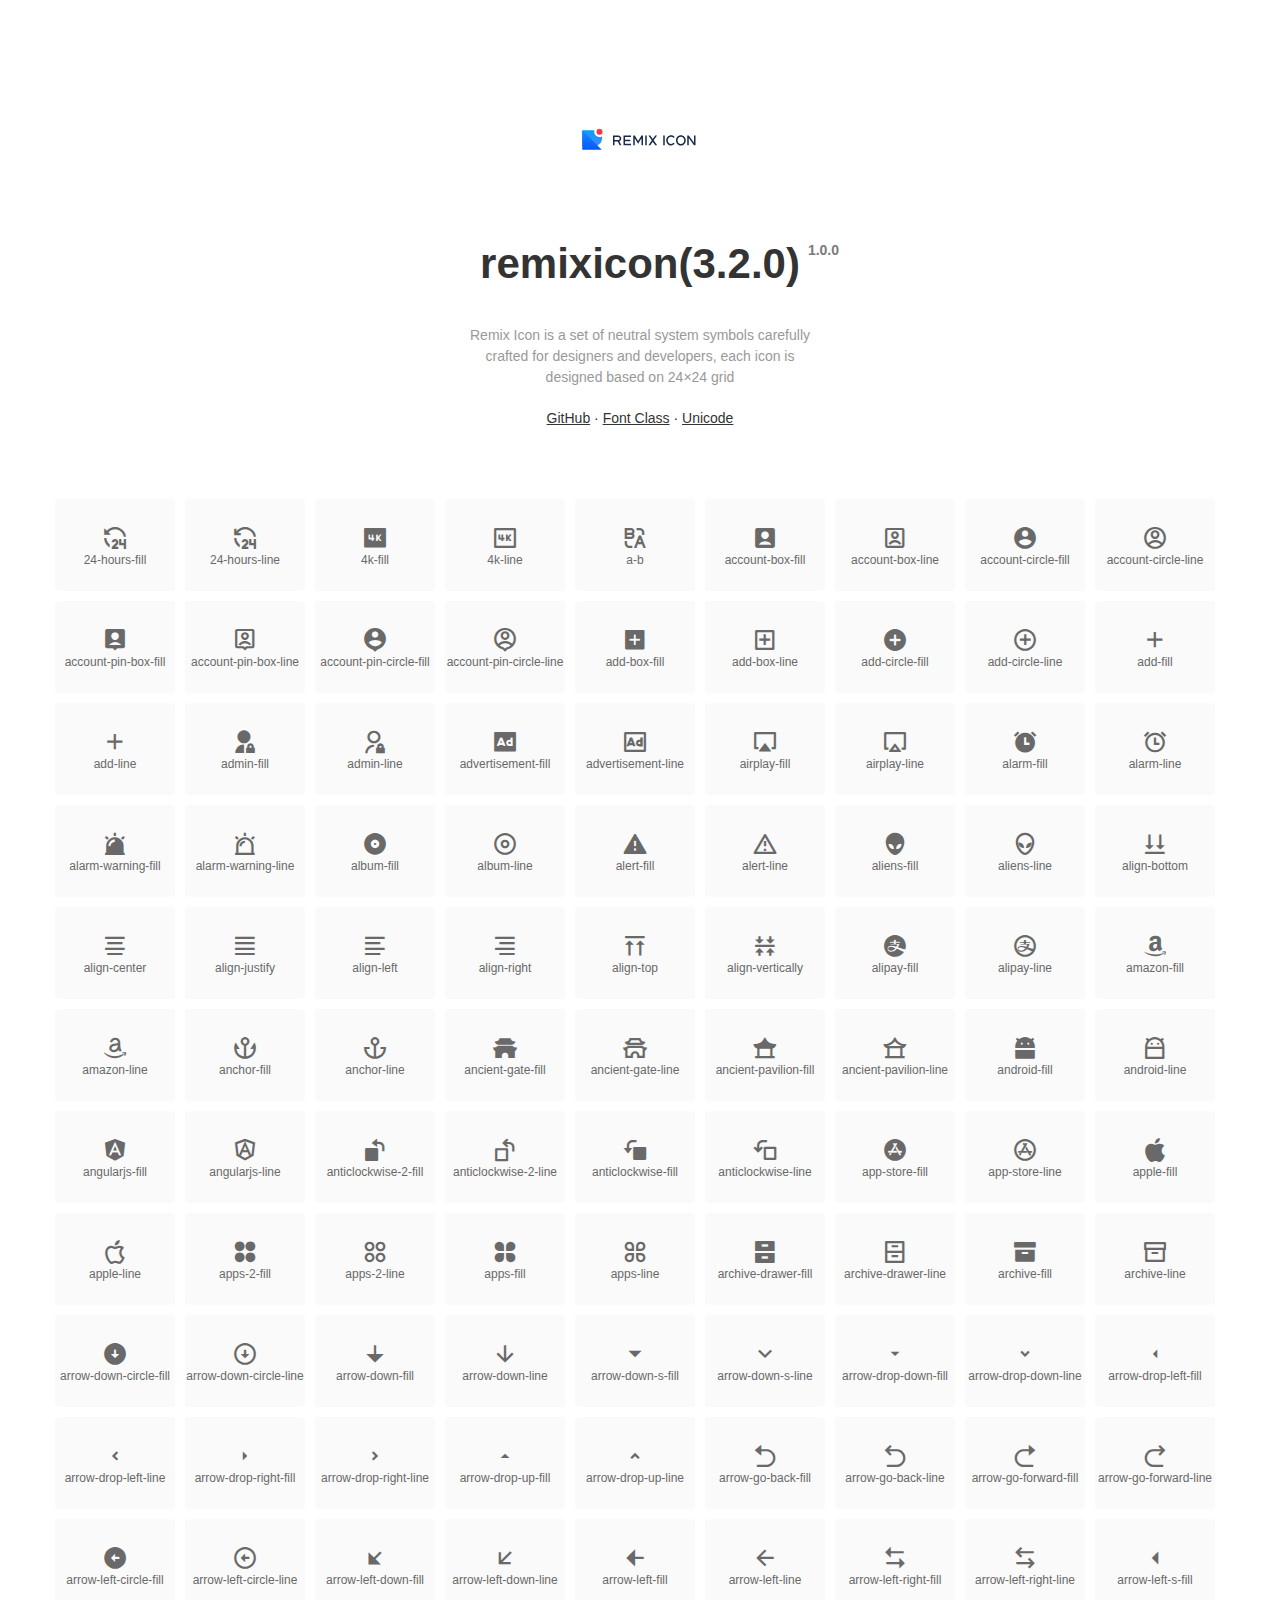
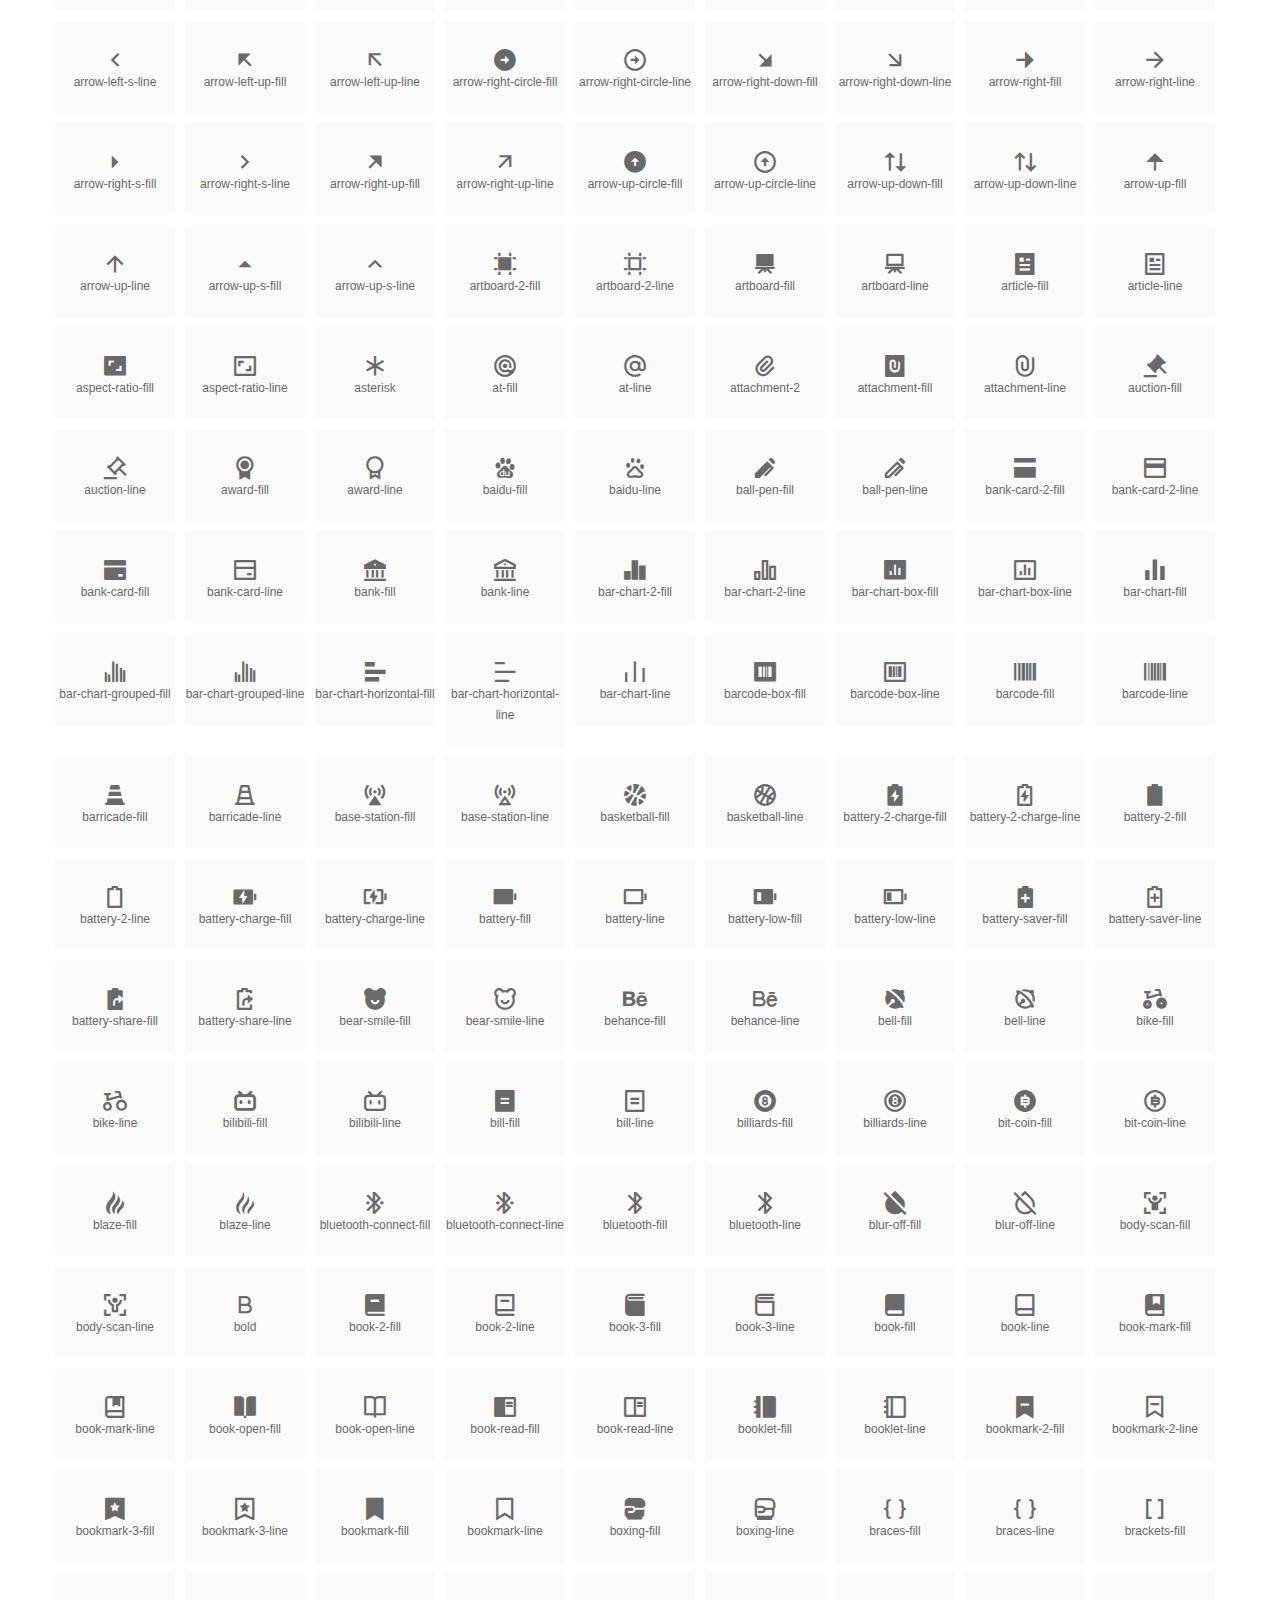
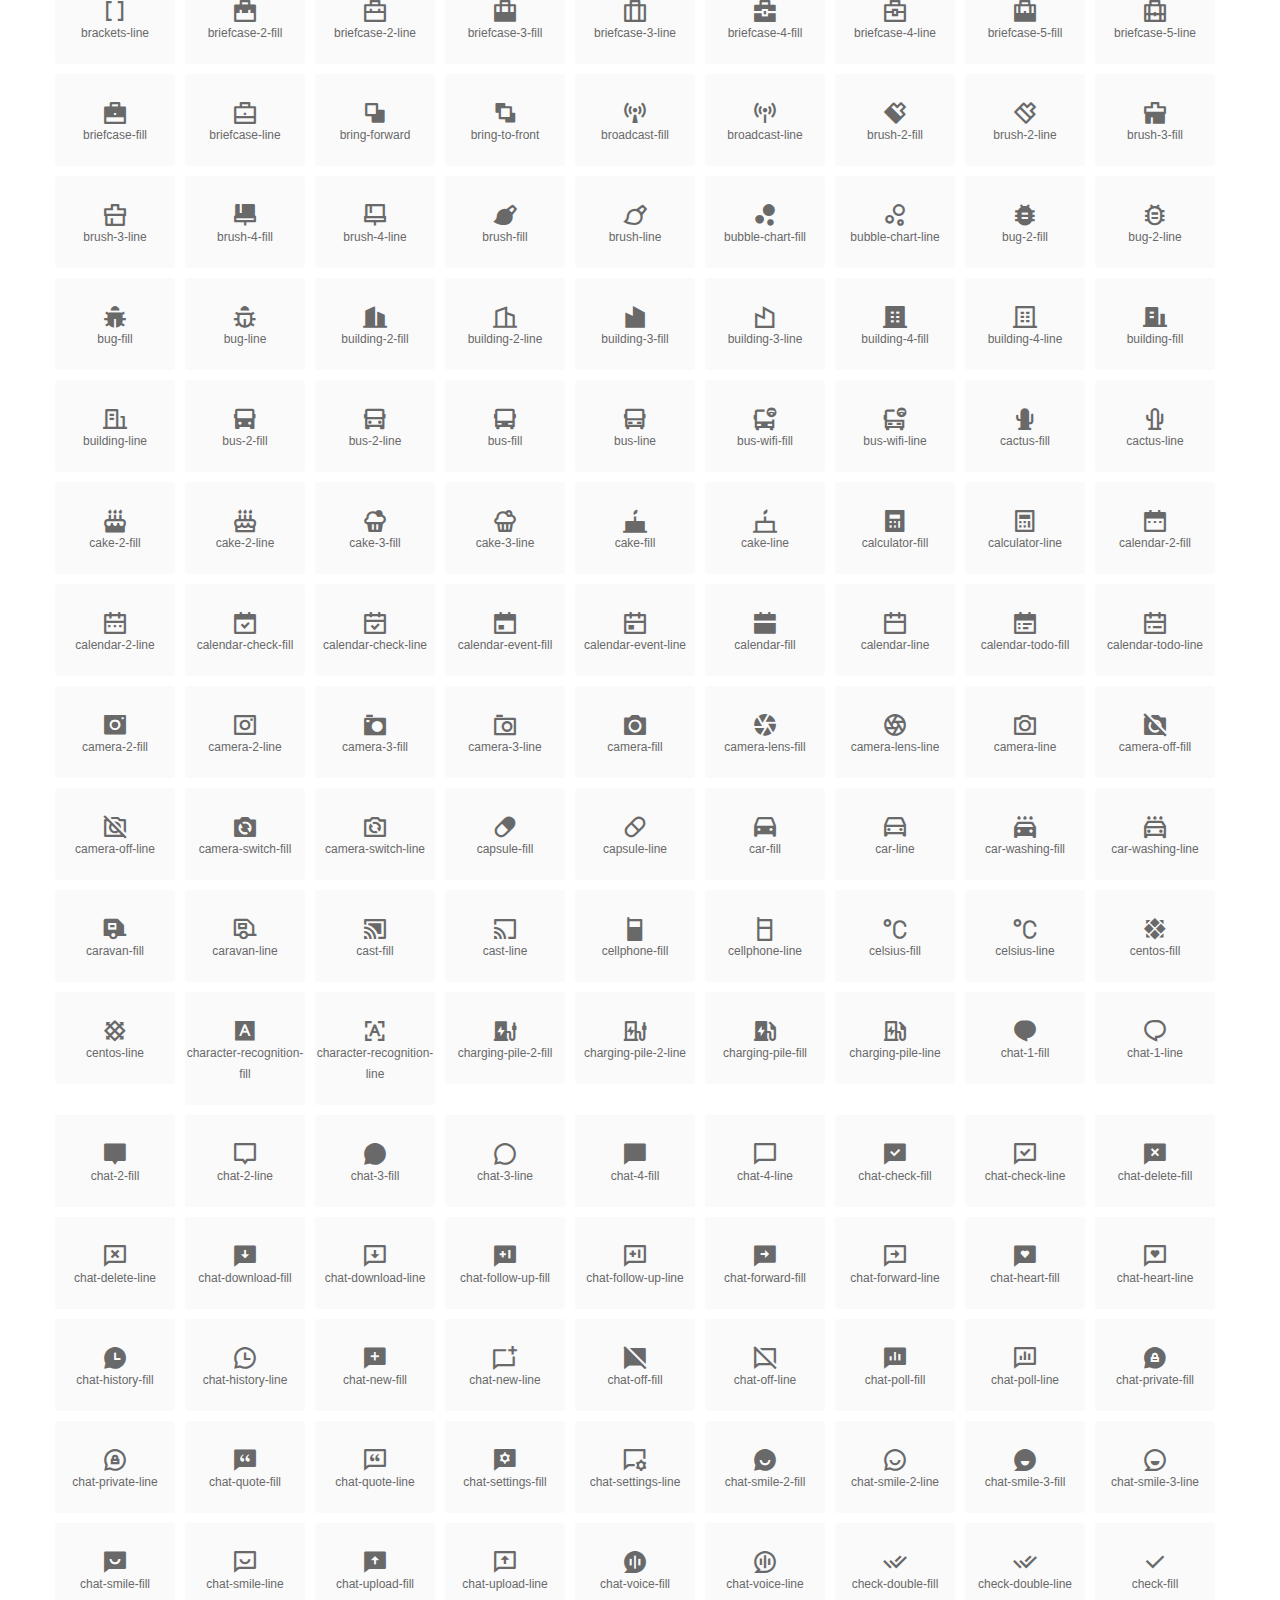
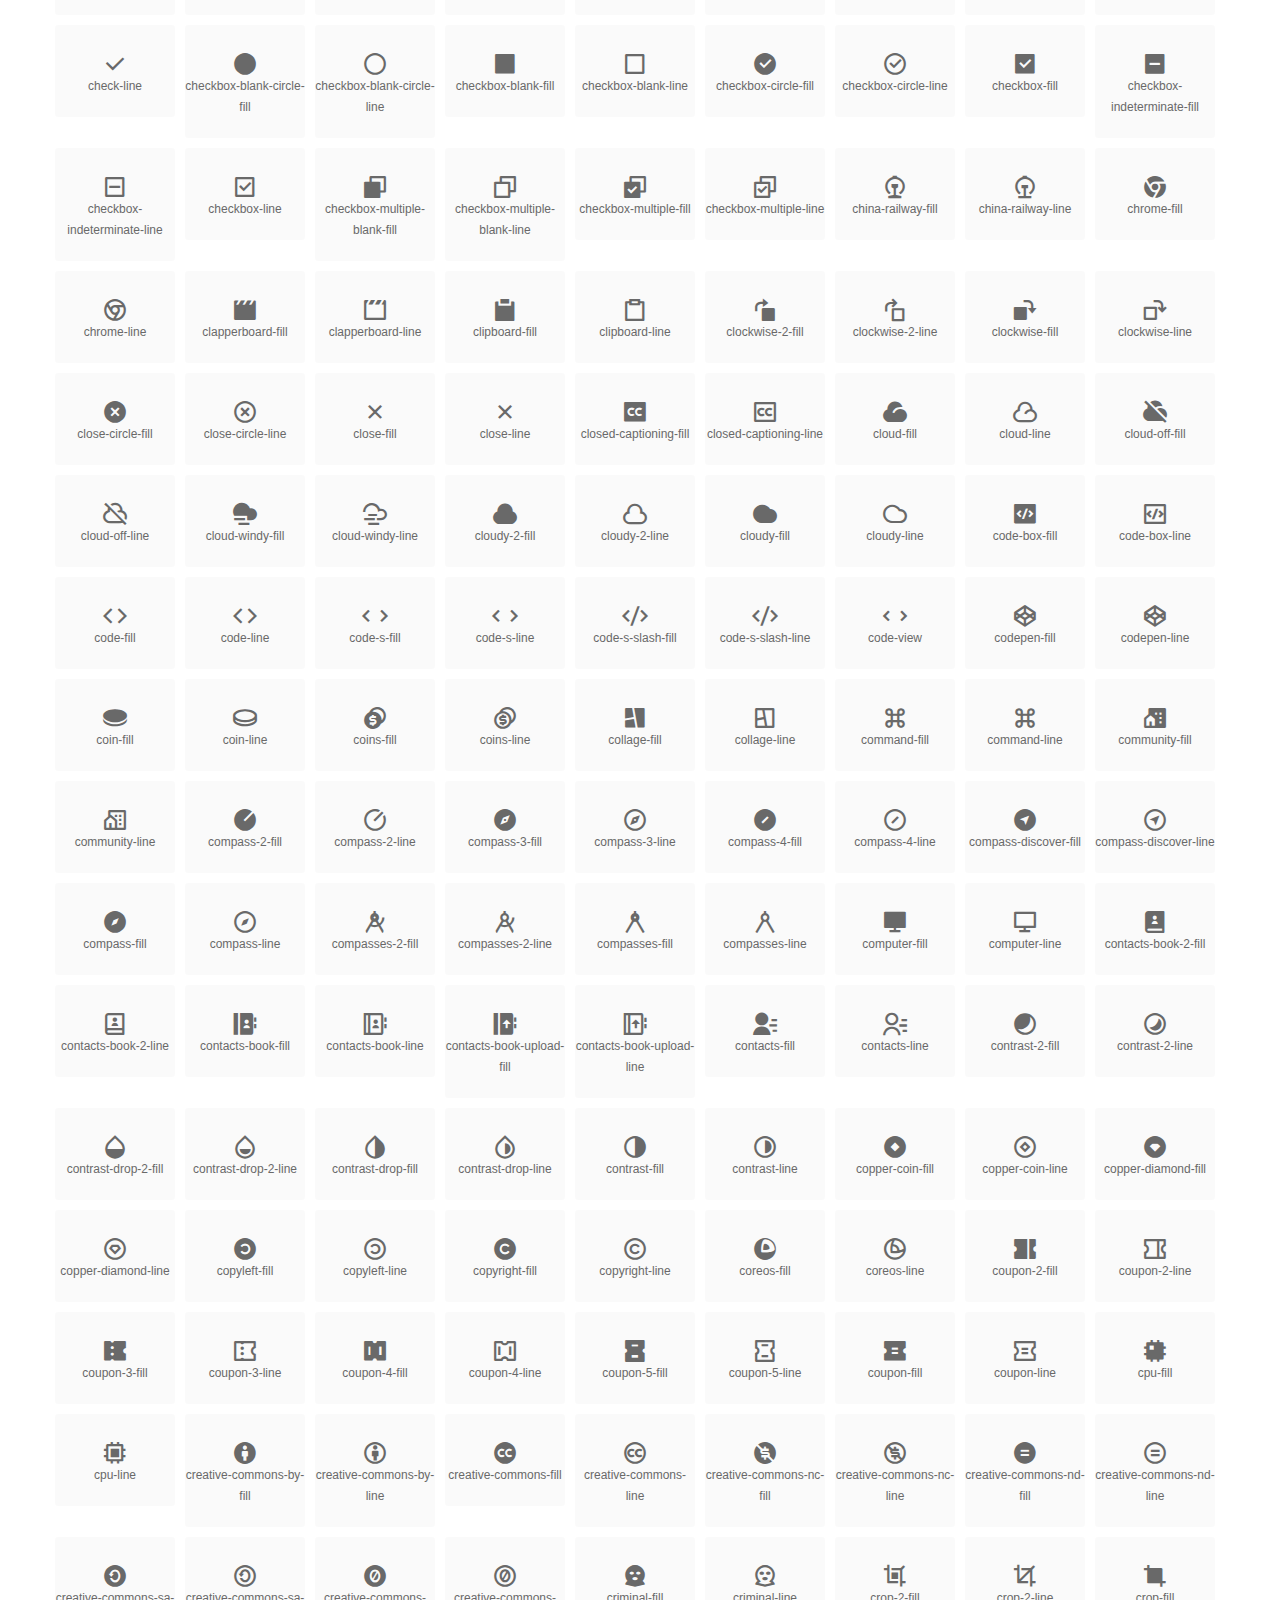
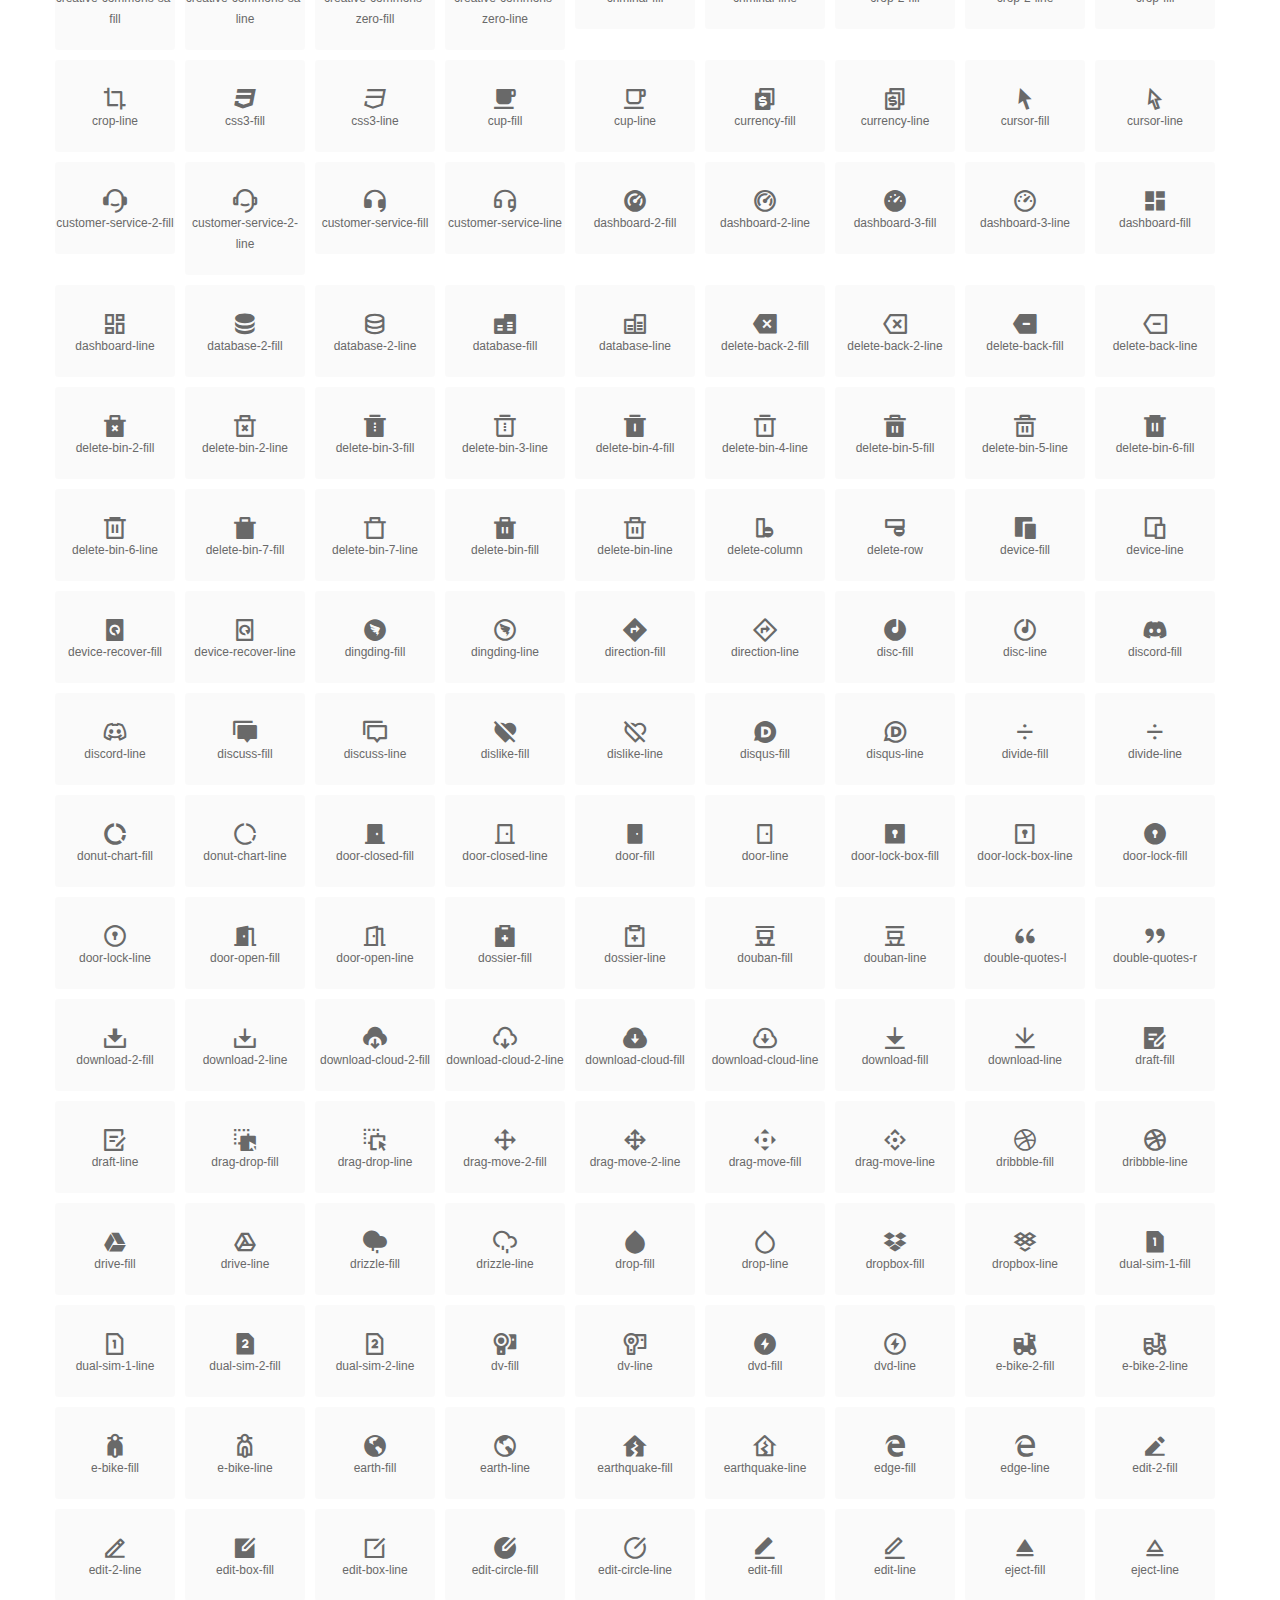
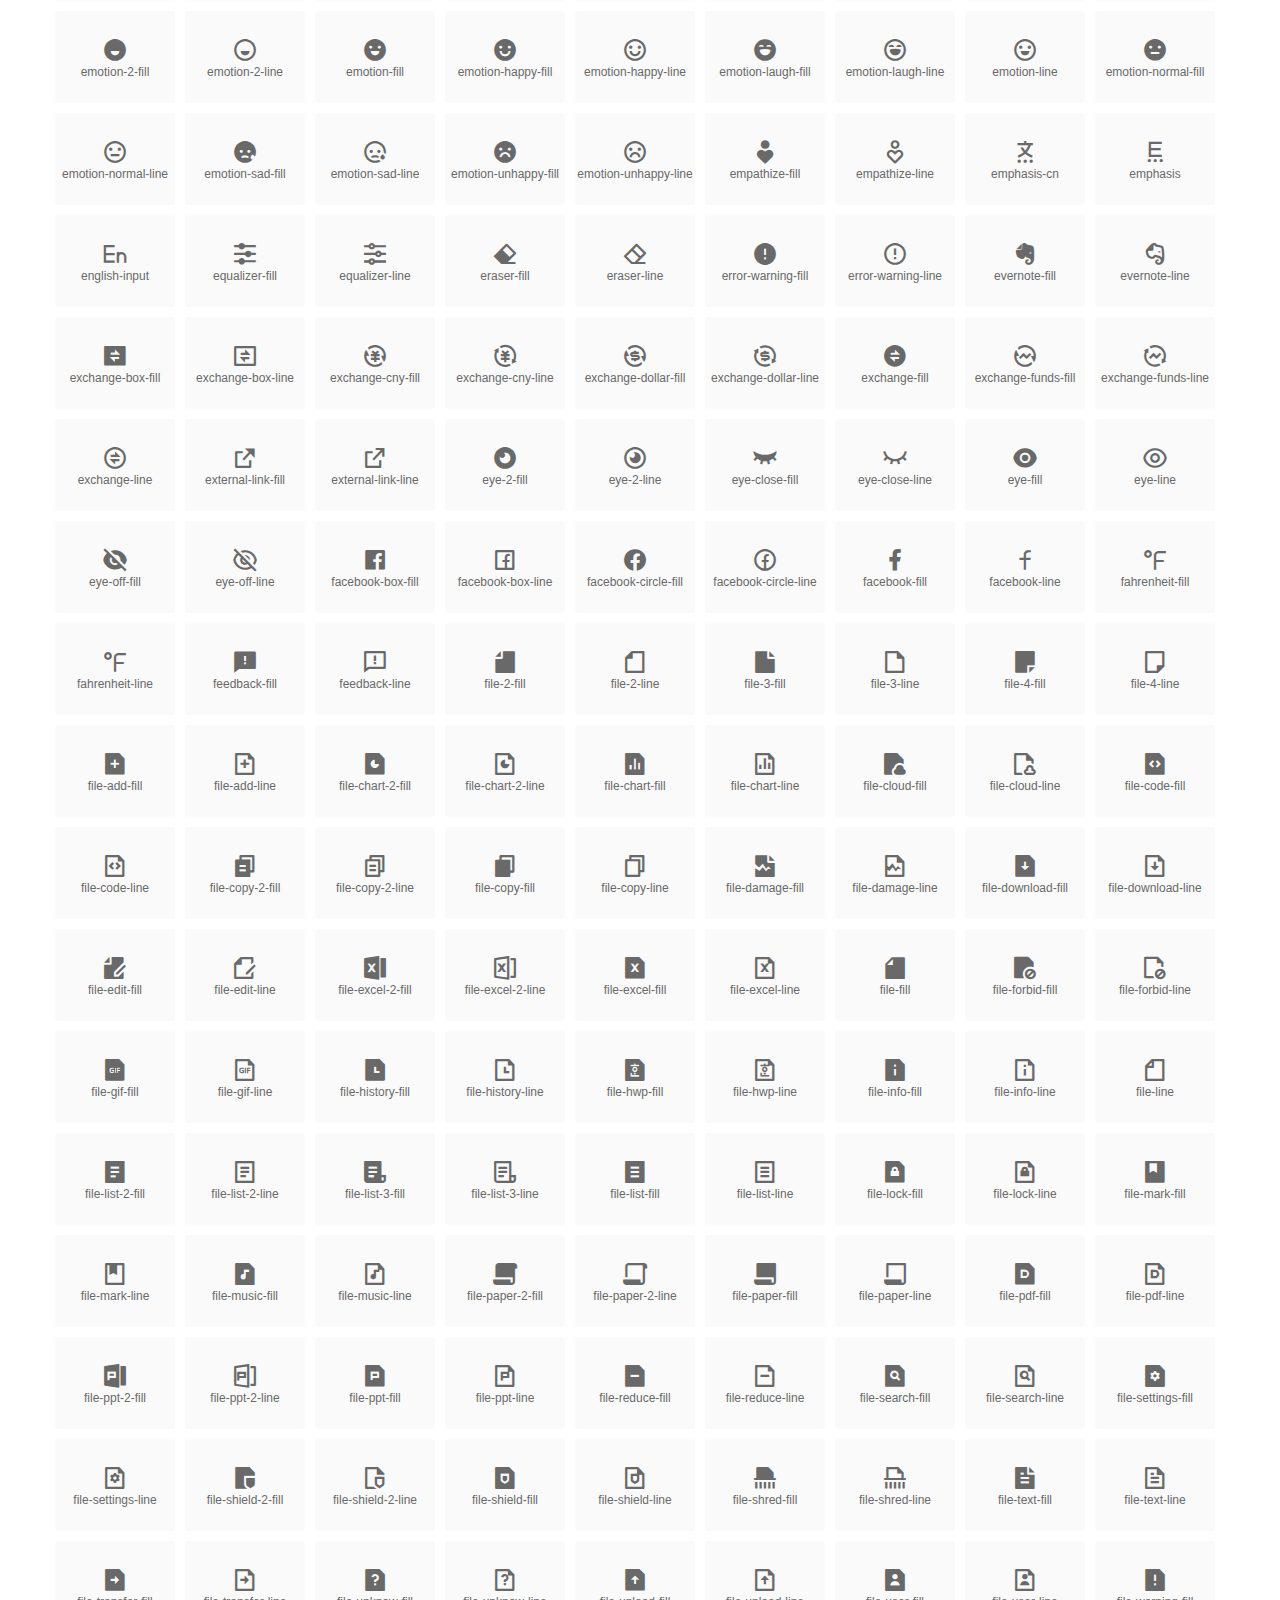
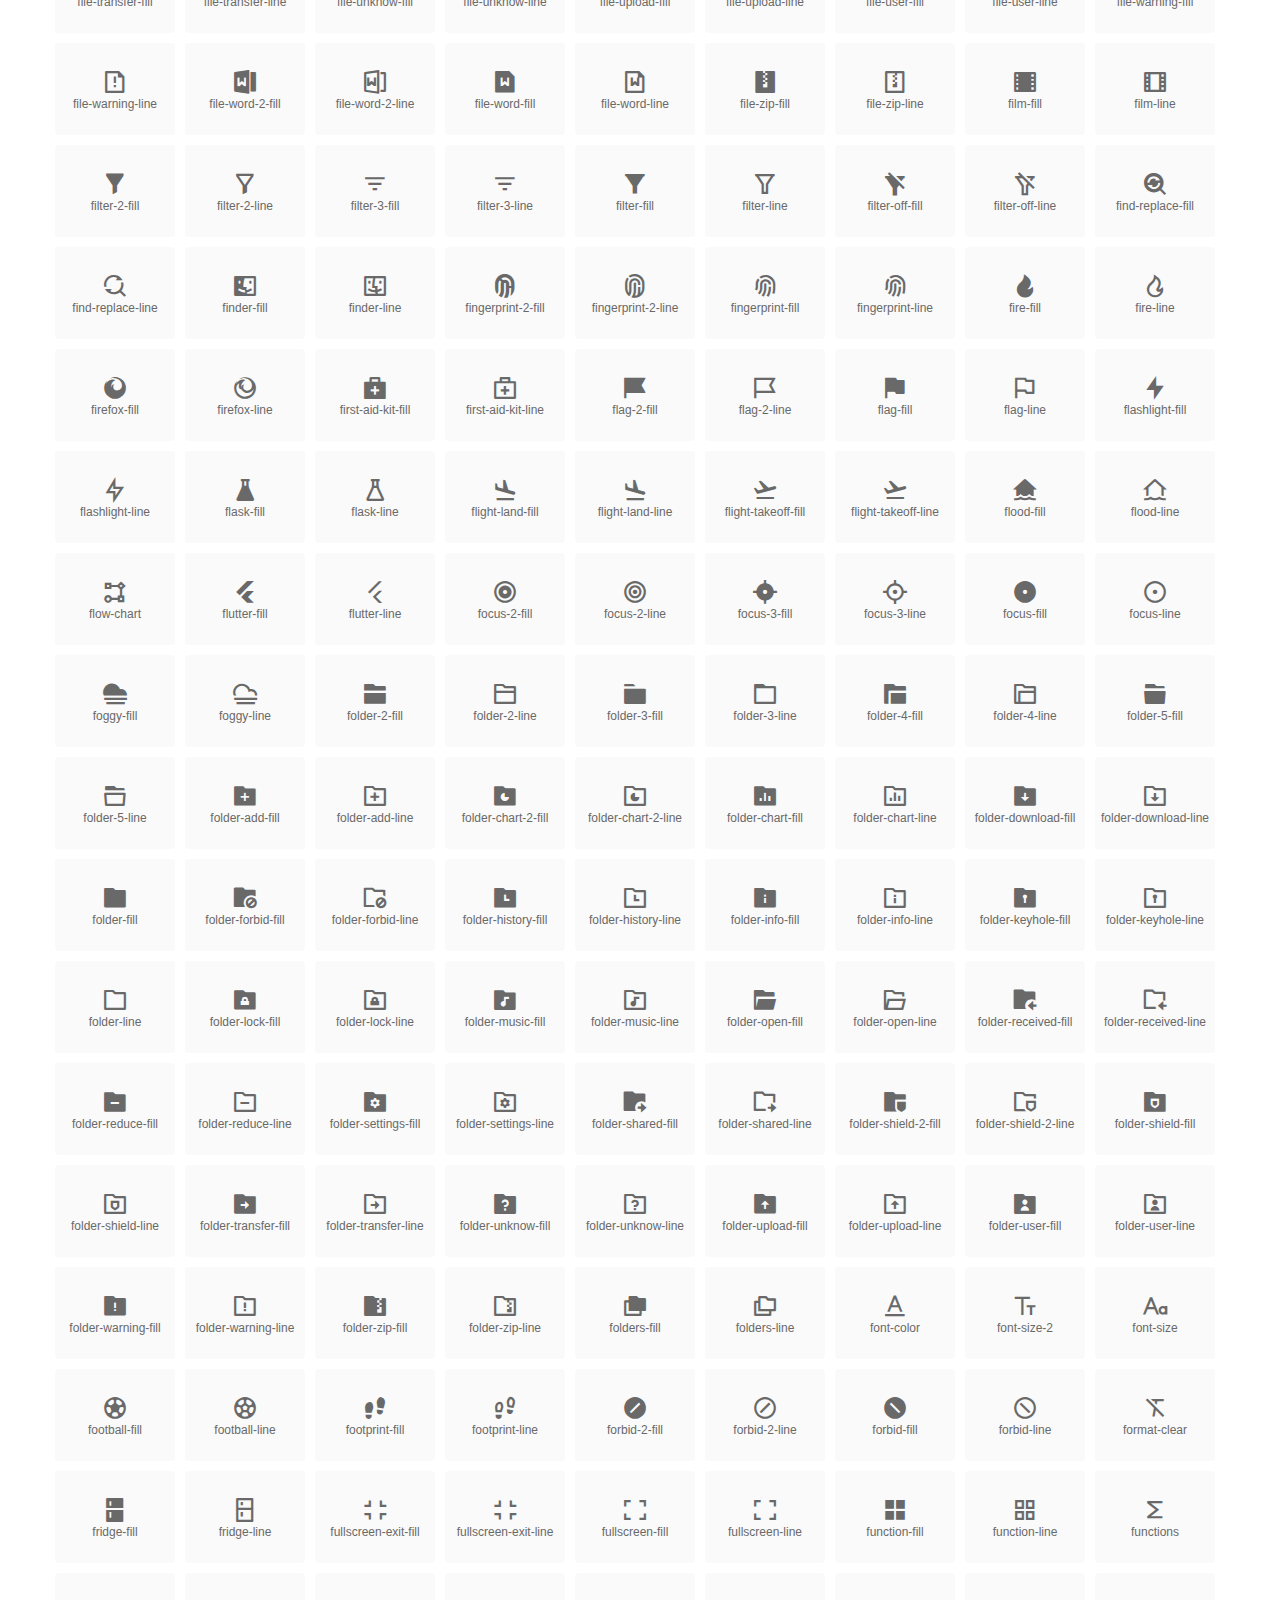
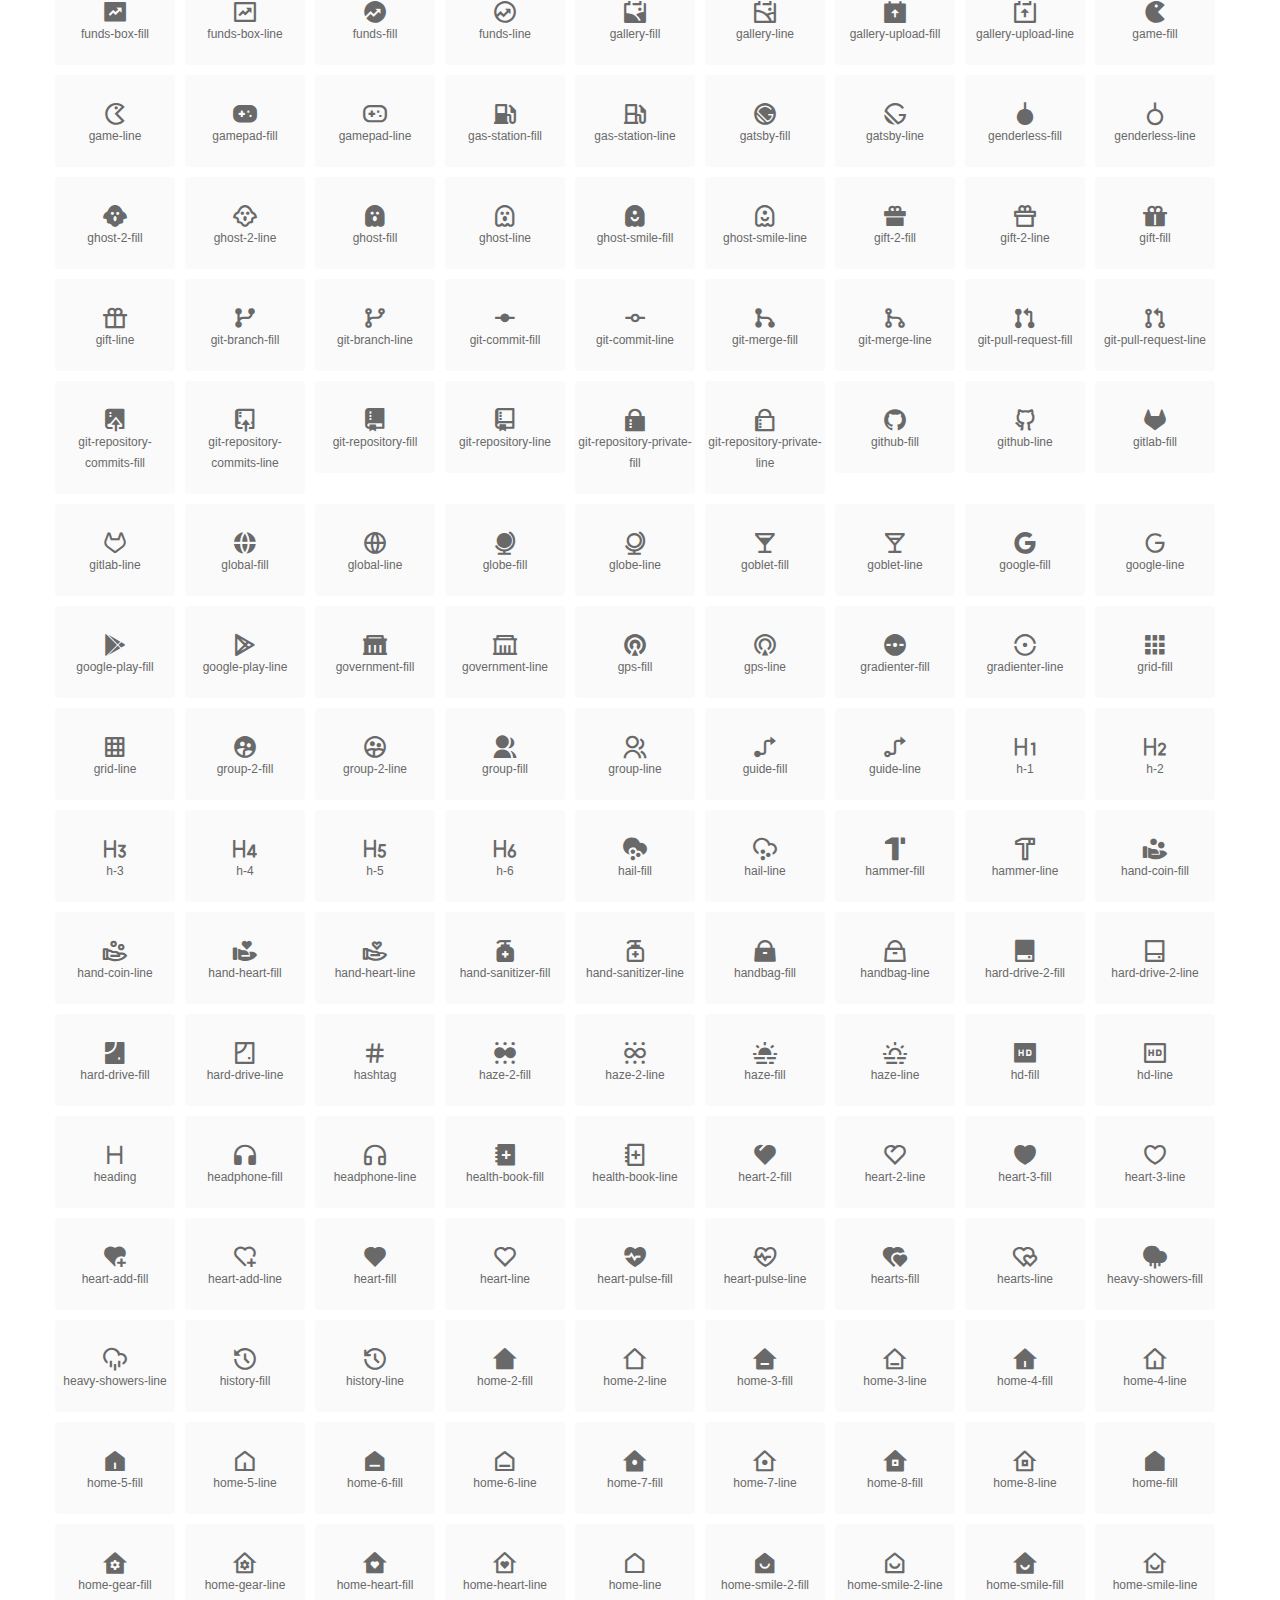
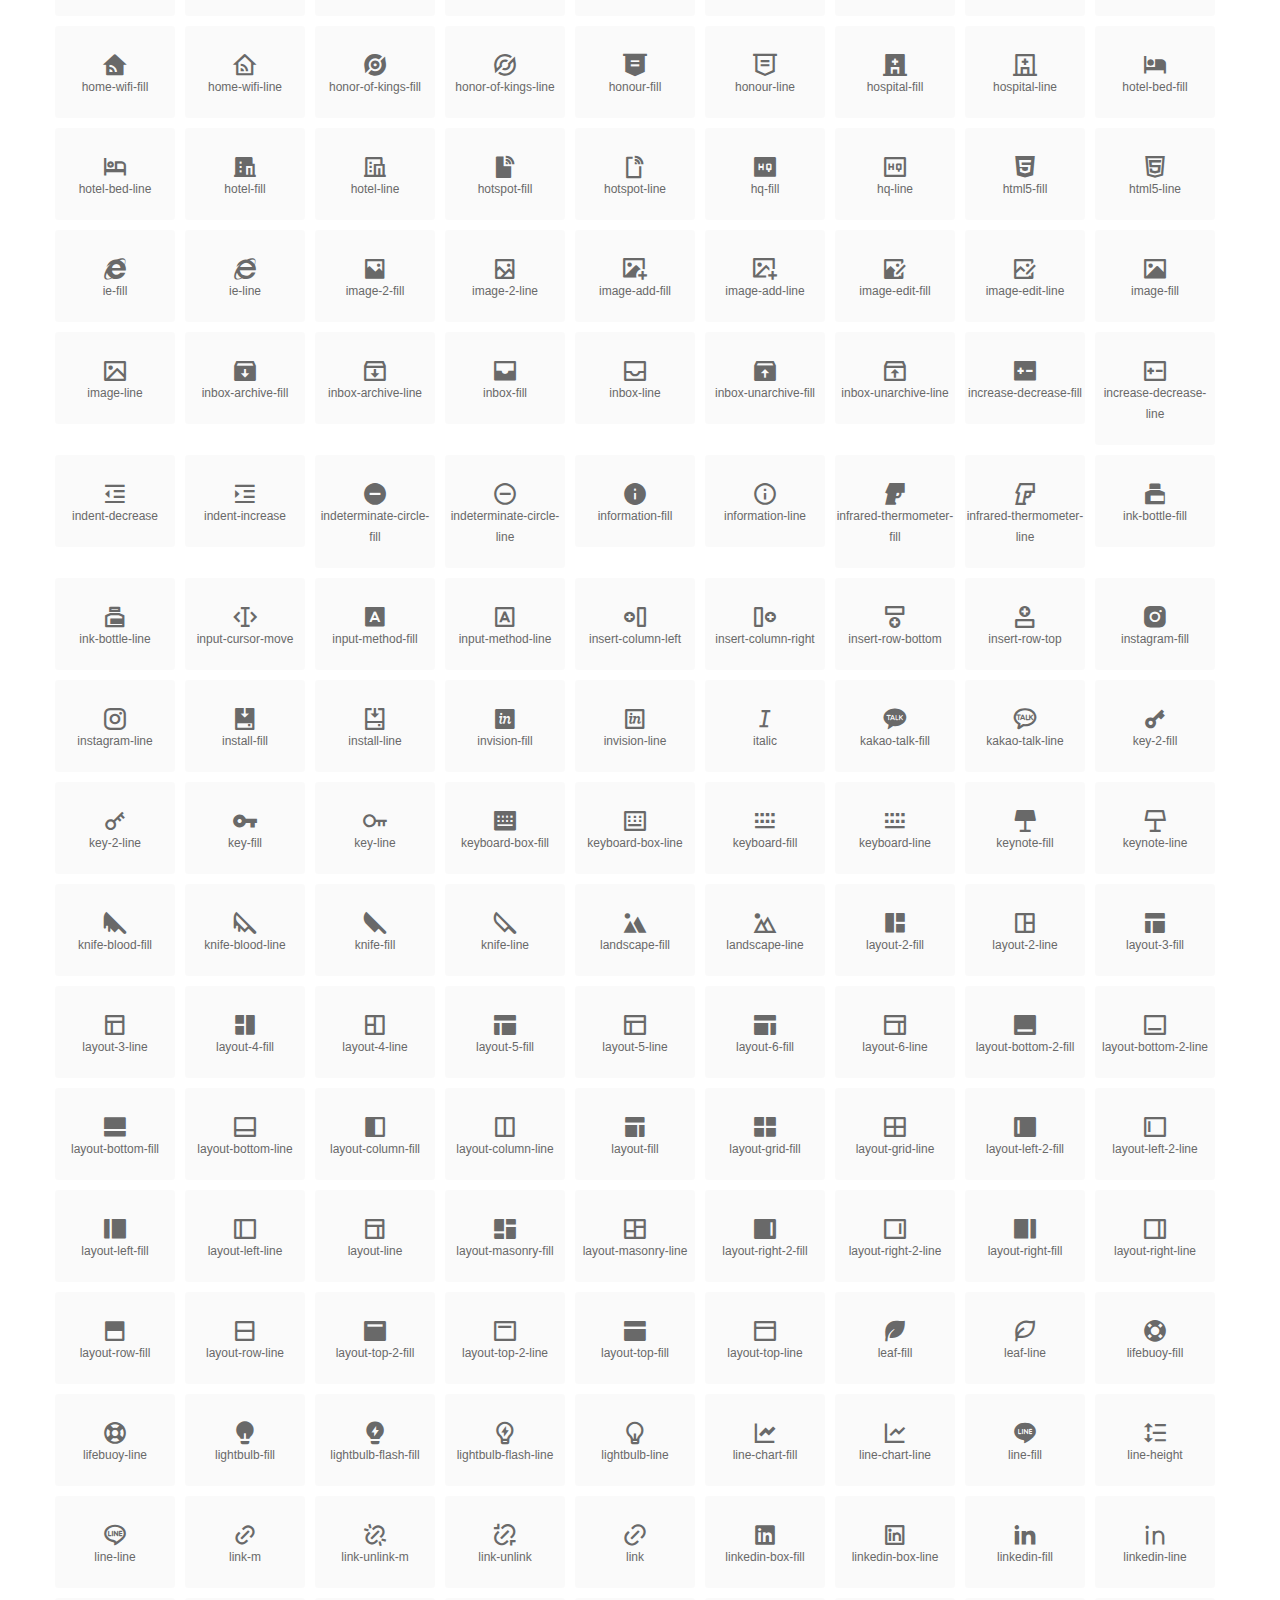
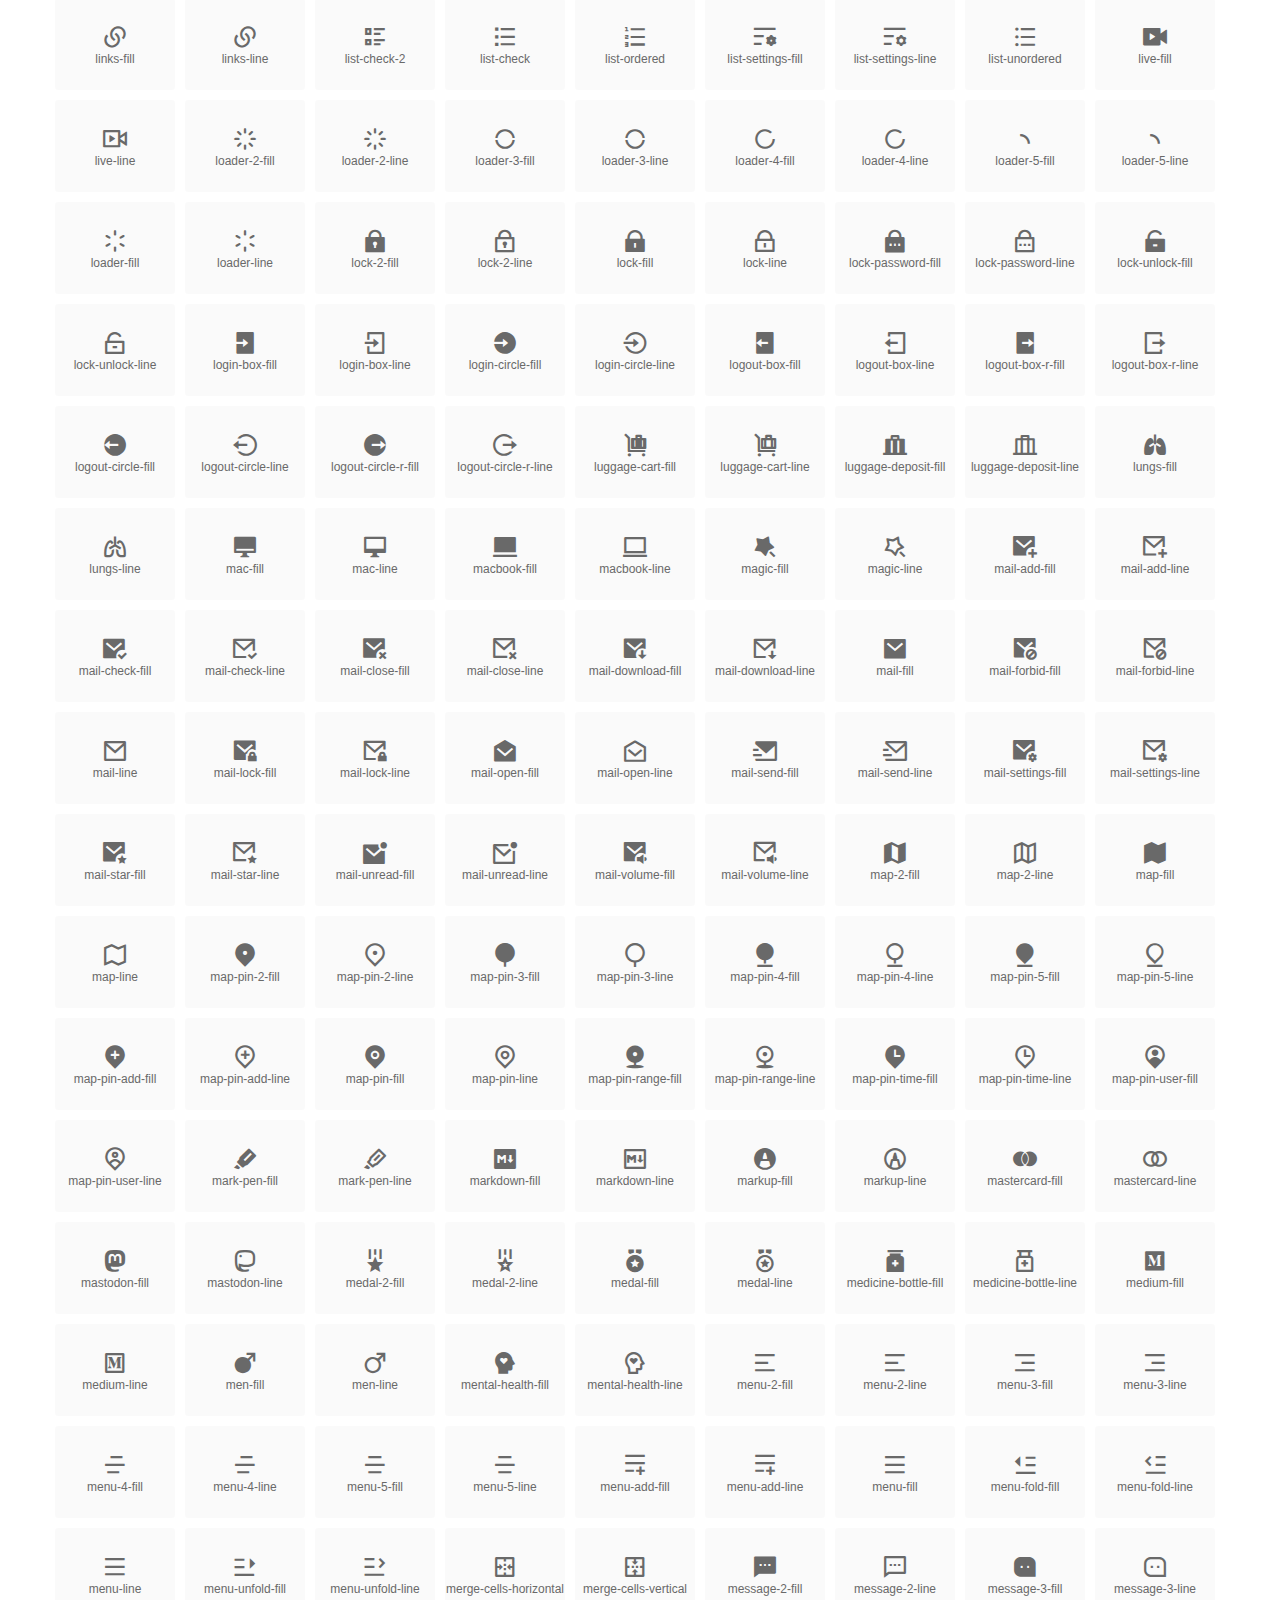
<file: img/remix-icons/index.html>
<!DOCTYPE html>
<html lang="en">
<head>
  <meta charset="UTF-8">
  <title>remixicon(3.2.0)</title>
  <meta name="viewport" content="width=device-width,minimum-scale=1.0,maximum-scale=1.0,user-scalable=no">
   
  <meta name="description" content="Remix Icon is a set of neutral system symbols carefully crafted for designers and developers, each icon is designed based on 24×24 grid">
   
  <meta name="keywords" content="remixicon,TTF,EOT,WOFF,WOFF2,SVG">
  
  
  
  <link rel="stylesheet" href="remixicon.css" />
  
  <style>
    *{margin: 0;padding: 0;list-style: none;}
    body { color: #696969; font: 12px/1.5 tahoma, arial, \5b8b\4f53, sans-serif; }
    a { color: #333; text-decoration: underline; }
    a:hover { color: rgb(9, 73, 209); }
    .header { color: #333; text-align: center; padding: 80px 0 60px 0; min-height: 153px; font-size: 14px; }
    .header .logo svg { height: 120px; width: 120px; }
    .header h1 { font-size: 42px; padding: 26px 0 10px 0; }
    .header sup {font-size: 14px; margin: 8px 0 0 8px; position: absolute; color: #7b7b7b; }
    .info {
      color: #999;
      font-weight: normal;
      max-width: 346px;
      margin: 0 auto;
      padding: 20px 0;
      font-size: 14px;
    }

    .icons { max-width: 1190px; margin: 0 auto; }
    .icons ul { text-align: center; }
    .icons ul li {
      vertical-align: top;
      width: 120px;
      display: inline-block;
      text-align: center;
      background-color: rgba(0,0,0,.02);
      border-radius: 3px;
      padding: 29px 0 10px 0;
      margin-right: 10px;
      margin-top: 10px;
      transition: all 0.6s ease;
    }
    .icons ul li:hover { background-color: rgba(0,0,0,.06); }
    .icons ul li:hover span { color: #3c75e4; opacity: 1; }
    .icons ul li .unicode { color: #8c8c8c; opacity: 0.3; }
    .icons ul li h4 {
      font-weight: normal;
      padding: 10px 0 5px 0;
      display: block;
      color: #8c8c8c;
      font-size: 14px;
      line-height: 12px;
      opacity: 0.8;
    }
    .icons ul li:hover h4 { opacity: 1; }
    .icons ul li svg { width: 24px; height: 24px; }
    .icons ul li:hover { color: #3c75e4; }
    .footer { text-align: center; padding: 10px 0 90px 0; }
    .footer a { text-align: center; padding: 10px 0 90px 0; color: #696969;}
    .footer a:hover { color: #0949d1; }
    .links { text-align: center; padding: 50px 0 0 0; font-size: 14px; }
    
    .icons ul li.class-icon { font-size: 21px; line-height: 21px; padding-bottom: 20px; }
    .icons ul li.class-icon p{ font-size: 12px; }
    .icons ul li.class-icon [class^="ri-"]{ font-size: 26px; }
    
    
    
  </style>
  
</head>

<body>
  
  <div class="header">
    
    <div class="logo">
      <a href="./"><svg width="160" height="32" viewBox="0 0 160 32" fill="none" xmlns="http://www.w3.org/2000/svg">
<path d="M121.5 9.80005C123.33 9.80005 124.984 10.5797 126.165 11.8344L124.75 13.2496C123.929 12.3549 122.773 11.8 121.5 11.8C119.029 11.8 117 13.891 117 16.5C117 19.1091 119.029 21.2 121.5 21.2C122.773 21.2 123.929 20.6452 124.75 19.7505L126.165 21.1657C124.984 22.4204 123.33 23.2 121.5 23.2C117.91 23.2 115 20.2004 115 16.5C115 12.7997 117.91 9.80005 121.5 9.80005Z" fill="#1A2947"/>
<path d="M113 10V23H111V10H113Z" fill="#1A2947"/>
<path d="M154 23V9.99988H152L152 19.6019L144.997 9.99988L143 10.0039V23H145L145 13.3969L152 23H154Z" fill="#1A2947"/>
<path d="M68 10V12H60V15.5H67V17.5H60V21H68V23H58V10H68Z" fill="#1A2947"/>
<path d="M82 10L77.4999 17.201L73 10H71V23H73V13.775L77.4999 20.975L82 13.773V23H84V10H82Z" fill="#1A2947"/>
<path d="M89 10V23H87V10H89Z" fill="#1A2947"/>
<path d="M96.9999 14.7565L93.6689 9.99951H91.2279L95.7789 16.4995L91.2289 22.9995H93.6689L96.9999 18.2435L100.33 22.9995H102.772L98.2209 16.4995L102.773 9.99951H100.33L96.9999 14.7565Z" fill="#1A2947"/>
<path fill-rule="evenodd" clip-rule="evenodd" d="M141 16.5C141 12.7997 138.09 9.80005 134.5 9.80005C130.91 9.80005 128 12.7997 128 16.5C128 20.2004 130.91 23.2 134.5 23.2C138.09 23.2 141 20.2004 141 16.5ZM130 16.5C130 13.891 132.029 11.8 134.5 11.8C136.971 11.8 139 13.891 139 16.5C139 19.1091 136.971 21.2 134.5 21.2C132.029 21.2 130 19.1091 130 16.5Z" fill="#1A2947"/>
<path fill-rule="evenodd" clip-rule="evenodd" d="M51 10C53.2091 10 55 11.7909 55 14C55 15.7175 53.9176 17.1821 52.3977 17.749L55.1901 22.999H52.9251L50.267 18H46V23H44V10H51ZM46 11.999V15.999L51 16C52.1046 16 53 15.1046 53 14C53 12.8955 52.1 12 51 12L46 11.999Z" fill="#1A2947"/>
<path fill-rule="evenodd" clip-rule="evenodd" d="M19.2887 3.00389C19.1928 3.0013 19.0965 3 19 3H3V24H19C24.799 24 29.5 19.299 29.5 13.5C29.5 12.7108 29.4129 11.942 29.2479 11.2025C28.2772 11.7119 27.1722 12 26 12C22.134 12 19 8.86599 19 5C19 4.30645 19.1009 3.63646 19.2887 3.00389Z" fill="url(#paint0_linear_960_1054)"/>
<g filter="url(#filter0_b_960_1054)">
<path fill-rule="evenodd" clip-rule="evenodd" d="M3 3L29 29H3V3Z" fill="url(#paint1_linear_960_1054)"/>
</g>
<circle cx="26" cy="5" r="4" fill="url(#paint2_linear_960_1054)"/>
<defs>
<filter id="filter0_b_960_1054" x="-2.43656" y="-2.43656" width="36.8731" height="36.8731" filterUnits="userSpaceOnUse" color-interpolation-filters="sRGB">
<feFlood flood-opacity="0" result="BackgroundImageFix"/>
<feGaussianBlur in="BackgroundImage" stdDeviation="2.71828"/>
<feComposite in2="SourceAlpha" operator="in" result="effect1_backgroundBlur_960_1054"/>
<feBlend mode="normal" in="SourceGraphic" in2="effect1_backgroundBlur_960_1054" result="shape"/>
</filter>
<linearGradient id="paint0_linear_960_1054" x1="3" y1="3" x2="3" y2="24" gradientUnits="userSpaceOnUse">
<stop stop-color="#05A0FA"/>
<stop offset="1" stop-color="#4785FF"/>
</linearGradient>
<linearGradient id="paint1_linear_960_1054" x1="3" y1="3" x2="3" y2="29" gradientUnits="userSpaceOnUse">
<stop stop-color="#1A8CFF"/>
<stop offset="1" stop-color="#0557FA"/>
</linearGradient>
<linearGradient id="paint2_linear_960_1054" x1="22" y1="1" x2="22" y2="9" gradientUnits="userSpaceOnUse">
<stop stop-color="#FF463A"/>
<stop offset="1" stop-color="#FF1F5A"/>
</linearGradient>
</defs>
</svg>
</a>
    </div>
    
    <h1>remixicon(3.2.0)<sup>1.0.0</sup></h1>
    <div class="info">
      Remix Icon is a set of neutral system symbols carefully crafted for designers and developers, each icon is designed based on 24×24 grid
    </div>
    <p>
      
      <a href="https://github.com/Remix-Design/remixicon.git">GitHub</a> · 
      
      <a href="index.html">Font Class</a> · 
      
      <a href="unicode.html">Unicode</a>
      
    </p>
  </div>
  <div class="icons">
    <ul>
      <li class="class-icon"><i class="ri-24-hours-fill"></i><p class="name">24-hours-fill</p></li><li class="class-icon"><i class="ri-24-hours-line"></i><p class="name">24-hours-line</p></li><li class="class-icon"><i class="ri-4k-fill"></i><p class="name">4k-fill</p></li><li class="class-icon"><i class="ri-4k-line"></i><p class="name">4k-line</p></li><li class="class-icon"><i class="ri-a-b"></i><p class="name">a-b</p></li><li class="class-icon"><i class="ri-account-box-fill"></i><p class="name">account-box-fill</p></li><li class="class-icon"><i class="ri-account-box-line"></i><p class="name">account-box-line</p></li><li class="class-icon"><i class="ri-account-circle-fill"></i><p class="name">account-circle-fill</p></li><li class="class-icon"><i class="ri-account-circle-line"></i><p class="name">account-circle-line</p></li><li class="class-icon"><i class="ri-account-pin-box-fill"></i><p class="name">account-pin-box-fill</p></li><li class="class-icon"><i class="ri-account-pin-box-line"></i><p class="name">account-pin-box-line</p></li><li class="class-icon"><i class="ri-account-pin-circle-fill"></i><p class="name">account-pin-circle-fill</p></li><li class="class-icon"><i class="ri-account-pin-circle-line"></i><p class="name">account-pin-circle-line</p></li><li class="class-icon"><i class="ri-add-box-fill"></i><p class="name">add-box-fill</p></li><li class="class-icon"><i class="ri-add-box-line"></i><p class="name">add-box-line</p></li><li class="class-icon"><i class="ri-add-circle-fill"></i><p class="name">add-circle-fill</p></li><li class="class-icon"><i class="ri-add-circle-line"></i><p class="name">add-circle-line</p></li><li class="class-icon"><i class="ri-add-fill"></i><p class="name">add-fill</p></li><li class="class-icon"><i class="ri-add-line"></i><p class="name">add-line</p></li><li class="class-icon"><i class="ri-admin-fill"></i><p class="name">admin-fill</p></li><li class="class-icon"><i class="ri-admin-line"></i><p class="name">admin-line</p></li><li class="class-icon"><i class="ri-advertisement-fill"></i><p class="name">advertisement-fill</p></li><li class="class-icon"><i class="ri-advertisement-line"></i><p class="name">advertisement-line</p></li><li class="class-icon"><i class="ri-airplay-fill"></i><p class="name">airplay-fill</p></li><li class="class-icon"><i class="ri-airplay-line"></i><p class="name">airplay-line</p></li><li class="class-icon"><i class="ri-alarm-fill"></i><p class="name">alarm-fill</p></li><li class="class-icon"><i class="ri-alarm-line"></i><p class="name">alarm-line</p></li><li class="class-icon"><i class="ri-alarm-warning-fill"></i><p class="name">alarm-warning-fill</p></li><li class="class-icon"><i class="ri-alarm-warning-line"></i><p class="name">alarm-warning-line</p></li><li class="class-icon"><i class="ri-album-fill"></i><p class="name">album-fill</p></li><li class="class-icon"><i class="ri-album-line"></i><p class="name">album-line</p></li><li class="class-icon"><i class="ri-alert-fill"></i><p class="name">alert-fill</p></li><li class="class-icon"><i class="ri-alert-line"></i><p class="name">alert-line</p></li><li class="class-icon"><i class="ri-aliens-fill"></i><p class="name">aliens-fill</p></li><li class="class-icon"><i class="ri-aliens-line"></i><p class="name">aliens-line</p></li><li class="class-icon"><i class="ri-align-bottom"></i><p class="name">align-bottom</p></li><li class="class-icon"><i class="ri-align-center"></i><p class="name">align-center</p></li><li class="class-icon"><i class="ri-align-justify"></i><p class="name">align-justify</p></li><li class="class-icon"><i class="ri-align-left"></i><p class="name">align-left</p></li><li class="class-icon"><i class="ri-align-right"></i><p class="name">align-right</p></li><li class="class-icon"><i class="ri-align-top"></i><p class="name">align-top</p></li><li class="class-icon"><i class="ri-align-vertically"></i><p class="name">align-vertically</p></li><li class="class-icon"><i class="ri-alipay-fill"></i><p class="name">alipay-fill</p></li><li class="class-icon"><i class="ri-alipay-line"></i><p class="name">alipay-line</p></li><li class="class-icon"><i class="ri-amazon-fill"></i><p class="name">amazon-fill</p></li><li class="class-icon"><i class="ri-amazon-line"></i><p class="name">amazon-line</p></li><li class="class-icon"><i class="ri-anchor-fill"></i><p class="name">anchor-fill</p></li><li class="class-icon"><i class="ri-anchor-line"></i><p class="name">anchor-line</p></li><li class="class-icon"><i class="ri-ancient-gate-fill"></i><p class="name">ancient-gate-fill</p></li><li class="class-icon"><i class="ri-ancient-gate-line"></i><p class="name">ancient-gate-line</p></li><li class="class-icon"><i class="ri-ancient-pavilion-fill"></i><p class="name">ancient-pavilion-fill</p></li><li class="class-icon"><i class="ri-ancient-pavilion-line"></i><p class="name">ancient-pavilion-line</p></li><li class="class-icon"><i class="ri-android-fill"></i><p class="name">android-fill</p></li><li class="class-icon"><i class="ri-android-line"></i><p class="name">android-line</p></li><li class="class-icon"><i class="ri-angularjs-fill"></i><p class="name">angularjs-fill</p></li><li class="class-icon"><i class="ri-angularjs-line"></i><p class="name">angularjs-line</p></li><li class="class-icon"><i class="ri-anticlockwise-2-fill"></i><p class="name">anticlockwise-2-fill</p></li><li class="class-icon"><i class="ri-anticlockwise-2-line"></i><p class="name">anticlockwise-2-line</p></li><li class="class-icon"><i class="ri-anticlockwise-fill"></i><p class="name">anticlockwise-fill</p></li><li class="class-icon"><i class="ri-anticlockwise-line"></i><p class="name">anticlockwise-line</p></li><li class="class-icon"><i class="ri-app-store-fill"></i><p class="name">app-store-fill</p></li><li class="class-icon"><i class="ri-app-store-line"></i><p class="name">app-store-line</p></li><li class="class-icon"><i class="ri-apple-fill"></i><p class="name">apple-fill</p></li><li class="class-icon"><i class="ri-apple-line"></i><p class="name">apple-line</p></li><li class="class-icon"><i class="ri-apps-2-fill"></i><p class="name">apps-2-fill</p></li><li class="class-icon"><i class="ri-apps-2-line"></i><p class="name">apps-2-line</p></li><li class="class-icon"><i class="ri-apps-fill"></i><p class="name">apps-fill</p></li><li class="class-icon"><i class="ri-apps-line"></i><p class="name">apps-line</p></li><li class="class-icon"><i class="ri-archive-drawer-fill"></i><p class="name">archive-drawer-fill</p></li><li class="class-icon"><i class="ri-archive-drawer-line"></i><p class="name">archive-drawer-line</p></li><li class="class-icon"><i class="ri-archive-fill"></i><p class="name">archive-fill</p></li><li class="class-icon"><i class="ri-archive-line"></i><p class="name">archive-line</p></li><li class="class-icon"><i class="ri-arrow-down-circle-fill"></i><p class="name">arrow-down-circle-fill</p></li><li class="class-icon"><i class="ri-arrow-down-circle-line"></i><p class="name">arrow-down-circle-line</p></li><li class="class-icon"><i class="ri-arrow-down-fill"></i><p class="name">arrow-down-fill</p></li><li class="class-icon"><i class="ri-arrow-down-line"></i><p class="name">arrow-down-line</p></li><li class="class-icon"><i class="ri-arrow-down-s-fill"></i><p class="name">arrow-down-s-fill</p></li><li class="class-icon"><i class="ri-arrow-down-s-line"></i><p class="name">arrow-down-s-line</p></li><li class="class-icon"><i class="ri-arrow-drop-down-fill"></i><p class="name">arrow-drop-down-fill</p></li><li class="class-icon"><i class="ri-arrow-drop-down-line"></i><p class="name">arrow-drop-down-line</p></li><li class="class-icon"><i class="ri-arrow-drop-left-fill"></i><p class="name">arrow-drop-left-fill</p></li><li class="class-icon"><i class="ri-arrow-drop-left-line"></i><p class="name">arrow-drop-left-line</p></li><li class="class-icon"><i class="ri-arrow-drop-right-fill"></i><p class="name">arrow-drop-right-fill</p></li><li class="class-icon"><i class="ri-arrow-drop-right-line"></i><p class="name">arrow-drop-right-line</p></li><li class="class-icon"><i class="ri-arrow-drop-up-fill"></i><p class="name">arrow-drop-up-fill</p></li><li class="class-icon"><i class="ri-arrow-drop-up-line"></i><p class="name">arrow-drop-up-line</p></li><li class="class-icon"><i class="ri-arrow-go-back-fill"></i><p class="name">arrow-go-back-fill</p></li><li class="class-icon"><i class="ri-arrow-go-back-line"></i><p class="name">arrow-go-back-line</p></li><li class="class-icon"><i class="ri-arrow-go-forward-fill"></i><p class="name">arrow-go-forward-fill</p></li><li class="class-icon"><i class="ri-arrow-go-forward-line"></i><p class="name">arrow-go-forward-line</p></li><li class="class-icon"><i class="ri-arrow-left-circle-fill"></i><p class="name">arrow-left-circle-fill</p></li><li class="class-icon"><i class="ri-arrow-left-circle-line"></i><p class="name">arrow-left-circle-line</p></li><li class="class-icon"><i class="ri-arrow-left-down-fill"></i><p class="name">arrow-left-down-fill</p></li><li class="class-icon"><i class="ri-arrow-left-down-line"></i><p class="name">arrow-left-down-line</p></li><li class="class-icon"><i class="ri-arrow-left-fill"></i><p class="name">arrow-left-fill</p></li><li class="class-icon"><i class="ri-arrow-left-line"></i><p class="name">arrow-left-line</p></li><li class="class-icon"><i class="ri-arrow-left-right-fill"></i><p class="name">arrow-left-right-fill</p></li><li class="class-icon"><i class="ri-arrow-left-right-line"></i><p class="name">arrow-left-right-line</p></li><li class="class-icon"><i class="ri-arrow-left-s-fill"></i><p class="name">arrow-left-s-fill</p></li><li class="class-icon"><i class="ri-arrow-left-s-line"></i><p class="name">arrow-left-s-line</p></li><li class="class-icon"><i class="ri-arrow-left-up-fill"></i><p class="name">arrow-left-up-fill</p></li><li class="class-icon"><i class="ri-arrow-left-up-line"></i><p class="name">arrow-left-up-line</p></li><li class="class-icon"><i class="ri-arrow-right-circle-fill"></i><p class="name">arrow-right-circle-fill</p></li><li class="class-icon"><i class="ri-arrow-right-circle-line"></i><p class="name">arrow-right-circle-line</p></li><li class="class-icon"><i class="ri-arrow-right-down-fill"></i><p class="name">arrow-right-down-fill</p></li><li class="class-icon"><i class="ri-arrow-right-down-line"></i><p class="name">arrow-right-down-line</p></li><li class="class-icon"><i class="ri-arrow-right-fill"></i><p class="name">arrow-right-fill</p></li><li class="class-icon"><i class="ri-arrow-right-line"></i><p class="name">arrow-right-line</p></li><li class="class-icon"><i class="ri-arrow-right-s-fill"></i><p class="name">arrow-right-s-fill</p></li><li class="class-icon"><i class="ri-arrow-right-s-line"></i><p class="name">arrow-right-s-line</p></li><li class="class-icon"><i class="ri-arrow-right-up-fill"></i><p class="name">arrow-right-up-fill</p></li><li class="class-icon"><i class="ri-arrow-right-up-line"></i><p class="name">arrow-right-up-line</p></li><li class="class-icon"><i class="ri-arrow-up-circle-fill"></i><p class="name">arrow-up-circle-fill</p></li><li class="class-icon"><i class="ri-arrow-up-circle-line"></i><p class="name">arrow-up-circle-line</p></li><li class="class-icon"><i class="ri-arrow-up-down-fill"></i><p class="name">arrow-up-down-fill</p></li><li class="class-icon"><i class="ri-arrow-up-down-line"></i><p class="name">arrow-up-down-line</p></li><li class="class-icon"><i class="ri-arrow-up-fill"></i><p class="name">arrow-up-fill</p></li><li class="class-icon"><i class="ri-arrow-up-line"></i><p class="name">arrow-up-line</p></li><li class="class-icon"><i class="ri-arrow-up-s-fill"></i><p class="name">arrow-up-s-fill</p></li><li class="class-icon"><i class="ri-arrow-up-s-line"></i><p class="name">arrow-up-s-line</p></li><li class="class-icon"><i class="ri-artboard-2-fill"></i><p class="name">artboard-2-fill</p></li><li class="class-icon"><i class="ri-artboard-2-line"></i><p class="name">artboard-2-line</p></li><li class="class-icon"><i class="ri-artboard-fill"></i><p class="name">artboard-fill</p></li><li class="class-icon"><i class="ri-artboard-line"></i><p class="name">artboard-line</p></li><li class="class-icon"><i class="ri-article-fill"></i><p class="name">article-fill</p></li><li class="class-icon"><i class="ri-article-line"></i><p class="name">article-line</p></li><li class="class-icon"><i class="ri-aspect-ratio-fill"></i><p class="name">aspect-ratio-fill</p></li><li class="class-icon"><i class="ri-aspect-ratio-line"></i><p class="name">aspect-ratio-line</p></li><li class="class-icon"><i class="ri-asterisk"></i><p class="name">asterisk</p></li><li class="class-icon"><i class="ri-at-fill"></i><p class="name">at-fill</p></li><li class="class-icon"><i class="ri-at-line"></i><p class="name">at-line</p></li><li class="class-icon"><i class="ri-attachment-2"></i><p class="name">attachment-2</p></li><li class="class-icon"><i class="ri-attachment-fill"></i><p class="name">attachment-fill</p></li><li class="class-icon"><i class="ri-attachment-line"></i><p class="name">attachment-line</p></li><li class="class-icon"><i class="ri-auction-fill"></i><p class="name">auction-fill</p></li><li class="class-icon"><i class="ri-auction-line"></i><p class="name">auction-line</p></li><li class="class-icon"><i class="ri-award-fill"></i><p class="name">award-fill</p></li><li class="class-icon"><i class="ri-award-line"></i><p class="name">award-line</p></li><li class="class-icon"><i class="ri-baidu-fill"></i><p class="name">baidu-fill</p></li><li class="class-icon"><i class="ri-baidu-line"></i><p class="name">baidu-line</p></li><li class="class-icon"><i class="ri-ball-pen-fill"></i><p class="name">ball-pen-fill</p></li><li class="class-icon"><i class="ri-ball-pen-line"></i><p class="name">ball-pen-line</p></li><li class="class-icon"><i class="ri-bank-card-2-fill"></i><p class="name">bank-card-2-fill</p></li><li class="class-icon"><i class="ri-bank-card-2-line"></i><p class="name">bank-card-2-line</p></li><li class="class-icon"><i class="ri-bank-card-fill"></i><p class="name">bank-card-fill</p></li><li class="class-icon"><i class="ri-bank-card-line"></i><p class="name">bank-card-line</p></li><li class="class-icon"><i class="ri-bank-fill"></i><p class="name">bank-fill</p></li><li class="class-icon"><i class="ri-bank-line"></i><p class="name">bank-line</p></li><li class="class-icon"><i class="ri-bar-chart-2-fill"></i><p class="name">bar-chart-2-fill</p></li><li class="class-icon"><i class="ri-bar-chart-2-line"></i><p class="name">bar-chart-2-line</p></li><li class="class-icon"><i class="ri-bar-chart-box-fill"></i><p class="name">bar-chart-box-fill</p></li><li class="class-icon"><i class="ri-bar-chart-box-line"></i><p class="name">bar-chart-box-line</p></li><li class="class-icon"><i class="ri-bar-chart-fill"></i><p class="name">bar-chart-fill</p></li><li class="class-icon"><i class="ri-bar-chart-grouped-fill"></i><p class="name">bar-chart-grouped-fill</p></li><li class="class-icon"><i class="ri-bar-chart-grouped-line"></i><p class="name">bar-chart-grouped-line</p></li><li class="class-icon"><i class="ri-bar-chart-horizontal-fill"></i><p class="name">bar-chart-horizontal-fill</p></li><li class="class-icon"><i class="ri-bar-chart-horizontal-line"></i><p class="name">bar-chart-horizontal-line</p></li><li class="class-icon"><i class="ri-bar-chart-line"></i><p class="name">bar-chart-line</p></li><li class="class-icon"><i class="ri-barcode-box-fill"></i><p class="name">barcode-box-fill</p></li><li class="class-icon"><i class="ri-barcode-box-line"></i><p class="name">barcode-box-line</p></li><li class="class-icon"><i class="ri-barcode-fill"></i><p class="name">barcode-fill</p></li><li class="class-icon"><i class="ri-barcode-line"></i><p class="name">barcode-line</p></li><li class="class-icon"><i class="ri-barricade-fill"></i><p class="name">barricade-fill</p></li><li class="class-icon"><i class="ri-barricade-line"></i><p class="name">barricade-line</p></li><li class="class-icon"><i class="ri-base-station-fill"></i><p class="name">base-station-fill</p></li><li class="class-icon"><i class="ri-base-station-line"></i><p class="name">base-station-line</p></li><li class="class-icon"><i class="ri-basketball-fill"></i><p class="name">basketball-fill</p></li><li class="class-icon"><i class="ri-basketball-line"></i><p class="name">basketball-line</p></li><li class="class-icon"><i class="ri-battery-2-charge-fill"></i><p class="name">battery-2-charge-fill</p></li><li class="class-icon"><i class="ri-battery-2-charge-line"></i><p class="name">battery-2-charge-line</p></li><li class="class-icon"><i class="ri-battery-2-fill"></i><p class="name">battery-2-fill</p></li><li class="class-icon"><i class="ri-battery-2-line"></i><p class="name">battery-2-line</p></li><li class="class-icon"><i class="ri-battery-charge-fill"></i><p class="name">battery-charge-fill</p></li><li class="class-icon"><i class="ri-battery-charge-line"></i><p class="name">battery-charge-line</p></li><li class="class-icon"><i class="ri-battery-fill"></i><p class="name">battery-fill</p></li><li class="class-icon"><i class="ri-battery-line"></i><p class="name">battery-line</p></li><li class="class-icon"><i class="ri-battery-low-fill"></i><p class="name">battery-low-fill</p></li><li class="class-icon"><i class="ri-battery-low-line"></i><p class="name">battery-low-line</p></li><li class="class-icon"><i class="ri-battery-saver-fill"></i><p class="name">battery-saver-fill</p></li><li class="class-icon"><i class="ri-battery-saver-line"></i><p class="name">battery-saver-line</p></li><li class="class-icon"><i class="ri-battery-share-fill"></i><p class="name">battery-share-fill</p></li><li class="class-icon"><i class="ri-battery-share-line"></i><p class="name">battery-share-line</p></li><li class="class-icon"><i class="ri-bear-smile-fill"></i><p class="name">bear-smile-fill</p></li><li class="class-icon"><i class="ri-bear-smile-line"></i><p class="name">bear-smile-line</p></li><li class="class-icon"><i class="ri-behance-fill"></i><p class="name">behance-fill</p></li><li class="class-icon"><i class="ri-behance-line"></i><p class="name">behance-line</p></li><li class="class-icon"><i class="ri-bell-fill"></i><p class="name">bell-fill</p></li><li class="class-icon"><i class="ri-bell-line"></i><p class="name">bell-line</p></li><li class="class-icon"><i class="ri-bike-fill"></i><p class="name">bike-fill</p></li><li class="class-icon"><i class="ri-bike-line"></i><p class="name">bike-line</p></li><li class="class-icon"><i class="ri-bilibili-fill"></i><p class="name">bilibili-fill</p></li><li class="class-icon"><i class="ri-bilibili-line"></i><p class="name">bilibili-line</p></li><li class="class-icon"><i class="ri-bill-fill"></i><p class="name">bill-fill</p></li><li class="class-icon"><i class="ri-bill-line"></i><p class="name">bill-line</p></li><li class="class-icon"><i class="ri-billiards-fill"></i><p class="name">billiards-fill</p></li><li class="class-icon"><i class="ri-billiards-line"></i><p class="name">billiards-line</p></li><li class="class-icon"><i class="ri-bit-coin-fill"></i><p class="name">bit-coin-fill</p></li><li class="class-icon"><i class="ri-bit-coin-line"></i><p class="name">bit-coin-line</p></li><li class="class-icon"><i class="ri-blaze-fill"></i><p class="name">blaze-fill</p></li><li class="class-icon"><i class="ri-blaze-line"></i><p class="name">blaze-line</p></li><li class="class-icon"><i class="ri-bluetooth-connect-fill"></i><p class="name">bluetooth-connect-fill</p></li><li class="class-icon"><i class="ri-bluetooth-connect-line"></i><p class="name">bluetooth-connect-line</p></li><li class="class-icon"><i class="ri-bluetooth-fill"></i><p class="name">bluetooth-fill</p></li><li class="class-icon"><i class="ri-bluetooth-line"></i><p class="name">bluetooth-line</p></li><li class="class-icon"><i class="ri-blur-off-fill"></i><p class="name">blur-off-fill</p></li><li class="class-icon"><i class="ri-blur-off-line"></i><p class="name">blur-off-line</p></li><li class="class-icon"><i class="ri-body-scan-fill"></i><p class="name">body-scan-fill</p></li><li class="class-icon"><i class="ri-body-scan-line"></i><p class="name">body-scan-line</p></li><li class="class-icon"><i class="ri-bold"></i><p class="name">bold</p></li><li class="class-icon"><i class="ri-book-2-fill"></i><p class="name">book-2-fill</p></li><li class="class-icon"><i class="ri-book-2-line"></i><p class="name">book-2-line</p></li><li class="class-icon"><i class="ri-book-3-fill"></i><p class="name">book-3-fill</p></li><li class="class-icon"><i class="ri-book-3-line"></i><p class="name">book-3-line</p></li><li class="class-icon"><i class="ri-book-fill"></i><p class="name">book-fill</p></li><li class="class-icon"><i class="ri-book-line"></i><p class="name">book-line</p></li><li class="class-icon"><i class="ri-book-mark-fill"></i><p class="name">book-mark-fill</p></li><li class="class-icon"><i class="ri-book-mark-line"></i><p class="name">book-mark-line</p></li><li class="class-icon"><i class="ri-book-open-fill"></i><p class="name">book-open-fill</p></li><li class="class-icon"><i class="ri-book-open-line"></i><p class="name">book-open-line</p></li><li class="class-icon"><i class="ri-book-read-fill"></i><p class="name">book-read-fill</p></li><li class="class-icon"><i class="ri-book-read-line"></i><p class="name">book-read-line</p></li><li class="class-icon"><i class="ri-booklet-fill"></i><p class="name">booklet-fill</p></li><li class="class-icon"><i class="ri-booklet-line"></i><p class="name">booklet-line</p></li><li class="class-icon"><i class="ri-bookmark-2-fill"></i><p class="name">bookmark-2-fill</p></li><li class="class-icon"><i class="ri-bookmark-2-line"></i><p class="name">bookmark-2-line</p></li><li class="class-icon"><i class="ri-bookmark-3-fill"></i><p class="name">bookmark-3-fill</p></li><li class="class-icon"><i class="ri-bookmark-3-line"></i><p class="name">bookmark-3-line</p></li><li class="class-icon"><i class="ri-bookmark-fill"></i><p class="name">bookmark-fill</p></li><li class="class-icon"><i class="ri-bookmark-line"></i><p class="name">bookmark-line</p></li><li class="class-icon"><i class="ri-boxing-fill"></i><p class="name">boxing-fill</p></li><li class="class-icon"><i class="ri-boxing-line"></i><p class="name">boxing-line</p></li><li class="class-icon"><i class="ri-braces-fill"></i><p class="name">braces-fill</p></li><li class="class-icon"><i class="ri-braces-line"></i><p class="name">braces-line</p></li><li class="class-icon"><i class="ri-brackets-fill"></i><p class="name">brackets-fill</p></li><li class="class-icon"><i class="ri-brackets-line"></i><p class="name">brackets-line</p></li><li class="class-icon"><i class="ri-briefcase-2-fill"></i><p class="name">briefcase-2-fill</p></li><li class="class-icon"><i class="ri-briefcase-2-line"></i><p class="name">briefcase-2-line</p></li><li class="class-icon"><i class="ri-briefcase-3-fill"></i><p class="name">briefcase-3-fill</p></li><li class="class-icon"><i class="ri-briefcase-3-line"></i><p class="name">briefcase-3-line</p></li><li class="class-icon"><i class="ri-briefcase-4-fill"></i><p class="name">briefcase-4-fill</p></li><li class="class-icon"><i class="ri-briefcase-4-line"></i><p class="name">briefcase-4-line</p></li><li class="class-icon"><i class="ri-briefcase-5-fill"></i><p class="name">briefcase-5-fill</p></li><li class="class-icon"><i class="ri-briefcase-5-line"></i><p class="name">briefcase-5-line</p></li><li class="class-icon"><i class="ri-briefcase-fill"></i><p class="name">briefcase-fill</p></li><li class="class-icon"><i class="ri-briefcase-line"></i><p class="name">briefcase-line</p></li><li class="class-icon"><i class="ri-bring-forward"></i><p class="name">bring-forward</p></li><li class="class-icon"><i class="ri-bring-to-front"></i><p class="name">bring-to-front</p></li><li class="class-icon"><i class="ri-broadcast-fill"></i><p class="name">broadcast-fill</p></li><li class="class-icon"><i class="ri-broadcast-line"></i><p class="name">broadcast-line</p></li><li class="class-icon"><i class="ri-brush-2-fill"></i><p class="name">brush-2-fill</p></li><li class="class-icon"><i class="ri-brush-2-line"></i><p class="name">brush-2-line</p></li><li class="class-icon"><i class="ri-brush-3-fill"></i><p class="name">brush-3-fill</p></li><li class="class-icon"><i class="ri-brush-3-line"></i><p class="name">brush-3-line</p></li><li class="class-icon"><i class="ri-brush-4-fill"></i><p class="name">brush-4-fill</p></li><li class="class-icon"><i class="ri-brush-4-line"></i><p class="name">brush-4-line</p></li><li class="class-icon"><i class="ri-brush-fill"></i><p class="name">brush-fill</p></li><li class="class-icon"><i class="ri-brush-line"></i><p class="name">brush-line</p></li><li class="class-icon"><i class="ri-bubble-chart-fill"></i><p class="name">bubble-chart-fill</p></li><li class="class-icon"><i class="ri-bubble-chart-line"></i><p class="name">bubble-chart-line</p></li><li class="class-icon"><i class="ri-bug-2-fill"></i><p class="name">bug-2-fill</p></li><li class="class-icon"><i class="ri-bug-2-line"></i><p class="name">bug-2-line</p></li><li class="class-icon"><i class="ri-bug-fill"></i><p class="name">bug-fill</p></li><li class="class-icon"><i class="ri-bug-line"></i><p class="name">bug-line</p></li><li class="class-icon"><i class="ri-building-2-fill"></i><p class="name">building-2-fill</p></li><li class="class-icon"><i class="ri-building-2-line"></i><p class="name">building-2-line</p></li><li class="class-icon"><i class="ri-building-3-fill"></i><p class="name">building-3-fill</p></li><li class="class-icon"><i class="ri-building-3-line"></i><p class="name">building-3-line</p></li><li class="class-icon"><i class="ri-building-4-fill"></i><p class="name">building-4-fill</p></li><li class="class-icon"><i class="ri-building-4-line"></i><p class="name">building-4-line</p></li><li class="class-icon"><i class="ri-building-fill"></i><p class="name">building-fill</p></li><li class="class-icon"><i class="ri-building-line"></i><p class="name">building-line</p></li><li class="class-icon"><i class="ri-bus-2-fill"></i><p class="name">bus-2-fill</p></li><li class="class-icon"><i class="ri-bus-2-line"></i><p class="name">bus-2-line</p></li><li class="class-icon"><i class="ri-bus-fill"></i><p class="name">bus-fill</p></li><li class="class-icon"><i class="ri-bus-line"></i><p class="name">bus-line</p></li><li class="class-icon"><i class="ri-bus-wifi-fill"></i><p class="name">bus-wifi-fill</p></li><li class="class-icon"><i class="ri-bus-wifi-line"></i><p class="name">bus-wifi-line</p></li><li class="class-icon"><i class="ri-cactus-fill"></i><p class="name">cactus-fill</p></li><li class="class-icon"><i class="ri-cactus-line"></i><p class="name">cactus-line</p></li><li class="class-icon"><i class="ri-cake-2-fill"></i><p class="name">cake-2-fill</p></li><li class="class-icon"><i class="ri-cake-2-line"></i><p class="name">cake-2-line</p></li><li class="class-icon"><i class="ri-cake-3-fill"></i><p class="name">cake-3-fill</p></li><li class="class-icon"><i class="ri-cake-3-line"></i><p class="name">cake-3-line</p></li><li class="class-icon"><i class="ri-cake-fill"></i><p class="name">cake-fill</p></li><li class="class-icon"><i class="ri-cake-line"></i><p class="name">cake-line</p></li><li class="class-icon"><i class="ri-calculator-fill"></i><p class="name">calculator-fill</p></li><li class="class-icon"><i class="ri-calculator-line"></i><p class="name">calculator-line</p></li><li class="class-icon"><i class="ri-calendar-2-fill"></i><p class="name">calendar-2-fill</p></li><li class="class-icon"><i class="ri-calendar-2-line"></i><p class="name">calendar-2-line</p></li><li class="class-icon"><i class="ri-calendar-check-fill"></i><p class="name">calendar-check-fill</p></li><li class="class-icon"><i class="ri-calendar-check-line"></i><p class="name">calendar-check-line</p></li><li class="class-icon"><i class="ri-calendar-event-fill"></i><p class="name">calendar-event-fill</p></li><li class="class-icon"><i class="ri-calendar-event-line"></i><p class="name">calendar-event-line</p></li><li class="class-icon"><i class="ri-calendar-fill"></i><p class="name">calendar-fill</p></li><li class="class-icon"><i class="ri-calendar-line"></i><p class="name">calendar-line</p></li><li class="class-icon"><i class="ri-calendar-todo-fill"></i><p class="name">calendar-todo-fill</p></li><li class="class-icon"><i class="ri-calendar-todo-line"></i><p class="name">calendar-todo-line</p></li><li class="class-icon"><i class="ri-camera-2-fill"></i><p class="name">camera-2-fill</p></li><li class="class-icon"><i class="ri-camera-2-line"></i><p class="name">camera-2-line</p></li><li class="class-icon"><i class="ri-camera-3-fill"></i><p class="name">camera-3-fill</p></li><li class="class-icon"><i class="ri-camera-3-line"></i><p class="name">camera-3-line</p></li><li class="class-icon"><i class="ri-camera-fill"></i><p class="name">camera-fill</p></li><li class="class-icon"><i class="ri-camera-lens-fill"></i><p class="name">camera-lens-fill</p></li><li class="class-icon"><i class="ri-camera-lens-line"></i><p class="name">camera-lens-line</p></li><li class="class-icon"><i class="ri-camera-line"></i><p class="name">camera-line</p></li><li class="class-icon"><i class="ri-camera-off-fill"></i><p class="name">camera-off-fill</p></li><li class="class-icon"><i class="ri-camera-off-line"></i><p class="name">camera-off-line</p></li><li class="class-icon"><i class="ri-camera-switch-fill"></i><p class="name">camera-switch-fill</p></li><li class="class-icon"><i class="ri-camera-switch-line"></i><p class="name">camera-switch-line</p></li><li class="class-icon"><i class="ri-capsule-fill"></i><p class="name">capsule-fill</p></li><li class="class-icon"><i class="ri-capsule-line"></i><p class="name">capsule-line</p></li><li class="class-icon"><i class="ri-car-fill"></i><p class="name">car-fill</p></li><li class="class-icon"><i class="ri-car-line"></i><p class="name">car-line</p></li><li class="class-icon"><i class="ri-car-washing-fill"></i><p class="name">car-washing-fill</p></li><li class="class-icon"><i class="ri-car-washing-line"></i><p class="name">car-washing-line</p></li><li class="class-icon"><i class="ri-caravan-fill"></i><p class="name">caravan-fill</p></li><li class="class-icon"><i class="ri-caravan-line"></i><p class="name">caravan-line</p></li><li class="class-icon"><i class="ri-cast-fill"></i><p class="name">cast-fill</p></li><li class="class-icon"><i class="ri-cast-line"></i><p class="name">cast-line</p></li><li class="class-icon"><i class="ri-cellphone-fill"></i><p class="name">cellphone-fill</p></li><li class="class-icon"><i class="ri-cellphone-line"></i><p class="name">cellphone-line</p></li><li class="class-icon"><i class="ri-celsius-fill"></i><p class="name">celsius-fill</p></li><li class="class-icon"><i class="ri-celsius-line"></i><p class="name">celsius-line</p></li><li class="class-icon"><i class="ri-centos-fill"></i><p class="name">centos-fill</p></li><li class="class-icon"><i class="ri-centos-line"></i><p class="name">centos-line</p></li><li class="class-icon"><i class="ri-character-recognition-fill"></i><p class="name">character-recognition-fill</p></li><li class="class-icon"><i class="ri-character-recognition-line"></i><p class="name">character-recognition-line</p></li><li class="class-icon"><i class="ri-charging-pile-2-fill"></i><p class="name">charging-pile-2-fill</p></li><li class="class-icon"><i class="ri-charging-pile-2-line"></i><p class="name">charging-pile-2-line</p></li><li class="class-icon"><i class="ri-charging-pile-fill"></i><p class="name">charging-pile-fill</p></li><li class="class-icon"><i class="ri-charging-pile-line"></i><p class="name">charging-pile-line</p></li><li class="class-icon"><i class="ri-chat-1-fill"></i><p class="name">chat-1-fill</p></li><li class="class-icon"><i class="ri-chat-1-line"></i><p class="name">chat-1-line</p></li><li class="class-icon"><i class="ri-chat-2-fill"></i><p class="name">chat-2-fill</p></li><li class="class-icon"><i class="ri-chat-2-line"></i><p class="name">chat-2-line</p></li><li class="class-icon"><i class="ri-chat-3-fill"></i><p class="name">chat-3-fill</p></li><li class="class-icon"><i class="ri-chat-3-line"></i><p class="name">chat-3-line</p></li><li class="class-icon"><i class="ri-chat-4-fill"></i><p class="name">chat-4-fill</p></li><li class="class-icon"><i class="ri-chat-4-line"></i><p class="name">chat-4-line</p></li><li class="class-icon"><i class="ri-chat-check-fill"></i><p class="name">chat-check-fill</p></li><li class="class-icon"><i class="ri-chat-check-line"></i><p class="name">chat-check-line</p></li><li class="class-icon"><i class="ri-chat-delete-fill"></i><p class="name">chat-delete-fill</p></li><li class="class-icon"><i class="ri-chat-delete-line"></i><p class="name">chat-delete-line</p></li><li class="class-icon"><i class="ri-chat-download-fill"></i><p class="name">chat-download-fill</p></li><li class="class-icon"><i class="ri-chat-download-line"></i><p class="name">chat-download-line</p></li><li class="class-icon"><i class="ri-chat-follow-up-fill"></i><p class="name">chat-follow-up-fill</p></li><li class="class-icon"><i class="ri-chat-follow-up-line"></i><p class="name">chat-follow-up-line</p></li><li class="class-icon"><i class="ri-chat-forward-fill"></i><p class="name">chat-forward-fill</p></li><li class="class-icon"><i class="ri-chat-forward-line"></i><p class="name">chat-forward-line</p></li><li class="class-icon"><i class="ri-chat-heart-fill"></i><p class="name">chat-heart-fill</p></li><li class="class-icon"><i class="ri-chat-heart-line"></i><p class="name">chat-heart-line</p></li><li class="class-icon"><i class="ri-chat-history-fill"></i><p class="name">chat-history-fill</p></li><li class="class-icon"><i class="ri-chat-history-line"></i><p class="name">chat-history-line</p></li><li class="class-icon"><i class="ri-chat-new-fill"></i><p class="name">chat-new-fill</p></li><li class="class-icon"><i class="ri-chat-new-line"></i><p class="name">chat-new-line</p></li><li class="class-icon"><i class="ri-chat-off-fill"></i><p class="name">chat-off-fill</p></li><li class="class-icon"><i class="ri-chat-off-line"></i><p class="name">chat-off-line</p></li><li class="class-icon"><i class="ri-chat-poll-fill"></i><p class="name">chat-poll-fill</p></li><li class="class-icon"><i class="ri-chat-poll-line"></i><p class="name">chat-poll-line</p></li><li class="class-icon"><i class="ri-chat-private-fill"></i><p class="name">chat-private-fill</p></li><li class="class-icon"><i class="ri-chat-private-line"></i><p class="name">chat-private-line</p></li><li class="class-icon"><i class="ri-chat-quote-fill"></i><p class="name">chat-quote-fill</p></li><li class="class-icon"><i class="ri-chat-quote-line"></i><p class="name">chat-quote-line</p></li><li class="class-icon"><i class="ri-chat-settings-fill"></i><p class="name">chat-settings-fill</p></li><li class="class-icon"><i class="ri-chat-settings-line"></i><p class="name">chat-settings-line</p></li><li class="class-icon"><i class="ri-chat-smile-2-fill"></i><p class="name">chat-smile-2-fill</p></li><li class="class-icon"><i class="ri-chat-smile-2-line"></i><p class="name">chat-smile-2-line</p></li><li class="class-icon"><i class="ri-chat-smile-3-fill"></i><p class="name">chat-smile-3-fill</p></li><li class="class-icon"><i class="ri-chat-smile-3-line"></i><p class="name">chat-smile-3-line</p></li><li class="class-icon"><i class="ri-chat-smile-fill"></i><p class="name">chat-smile-fill</p></li><li class="class-icon"><i class="ri-chat-smile-line"></i><p class="name">chat-smile-line</p></li><li class="class-icon"><i class="ri-chat-upload-fill"></i><p class="name">chat-upload-fill</p></li><li class="class-icon"><i class="ri-chat-upload-line"></i><p class="name">chat-upload-line</p></li><li class="class-icon"><i class="ri-chat-voice-fill"></i><p class="name">chat-voice-fill</p></li><li class="class-icon"><i class="ri-chat-voice-line"></i><p class="name">chat-voice-line</p></li><li class="class-icon"><i class="ri-check-double-fill"></i><p class="name">check-double-fill</p></li><li class="class-icon"><i class="ri-check-double-line"></i><p class="name">check-double-line</p></li><li class="class-icon"><i class="ri-check-fill"></i><p class="name">check-fill</p></li><li class="class-icon"><i class="ri-check-line"></i><p class="name">check-line</p></li><li class="class-icon"><i class="ri-checkbox-blank-circle-fill"></i><p class="name">checkbox-blank-circle-fill</p></li><li class="class-icon"><i class="ri-checkbox-blank-circle-line"></i><p class="name">checkbox-blank-circle-line</p></li><li class="class-icon"><i class="ri-checkbox-blank-fill"></i><p class="name">checkbox-blank-fill</p></li><li class="class-icon"><i class="ri-checkbox-blank-line"></i><p class="name">checkbox-blank-line</p></li><li class="class-icon"><i class="ri-checkbox-circle-fill"></i><p class="name">checkbox-circle-fill</p></li><li class="class-icon"><i class="ri-checkbox-circle-line"></i><p class="name">checkbox-circle-line</p></li><li class="class-icon"><i class="ri-checkbox-fill"></i><p class="name">checkbox-fill</p></li><li class="class-icon"><i class="ri-checkbox-indeterminate-fill"></i><p class="name">checkbox-indeterminate-fill</p></li><li class="class-icon"><i class="ri-checkbox-indeterminate-line"></i><p class="name">checkbox-indeterminate-line</p></li><li class="class-icon"><i class="ri-checkbox-line"></i><p class="name">checkbox-line</p></li><li class="class-icon"><i class="ri-checkbox-multiple-blank-fill"></i><p class="name">checkbox-multiple-blank-fill</p></li><li class="class-icon"><i class="ri-checkbox-multiple-blank-line"></i><p class="name">checkbox-multiple-blank-line</p></li><li class="class-icon"><i class="ri-checkbox-multiple-fill"></i><p class="name">checkbox-multiple-fill</p></li><li class="class-icon"><i class="ri-checkbox-multiple-line"></i><p class="name">checkbox-multiple-line</p></li><li class="class-icon"><i class="ri-china-railway-fill"></i><p class="name">china-railway-fill</p></li><li class="class-icon"><i class="ri-china-railway-line"></i><p class="name">china-railway-line</p></li><li class="class-icon"><i class="ri-chrome-fill"></i><p class="name">chrome-fill</p></li><li class="class-icon"><i class="ri-chrome-line"></i><p class="name">chrome-line</p></li><li class="class-icon"><i class="ri-clapperboard-fill"></i><p class="name">clapperboard-fill</p></li><li class="class-icon"><i class="ri-clapperboard-line"></i><p class="name">clapperboard-line</p></li><li class="class-icon"><i class="ri-clipboard-fill"></i><p class="name">clipboard-fill</p></li><li class="class-icon"><i class="ri-clipboard-line"></i><p class="name">clipboard-line</p></li><li class="class-icon"><i class="ri-clockwise-2-fill"></i><p class="name">clockwise-2-fill</p></li><li class="class-icon"><i class="ri-clockwise-2-line"></i><p class="name">clockwise-2-line</p></li><li class="class-icon"><i class="ri-clockwise-fill"></i><p class="name">clockwise-fill</p></li><li class="class-icon"><i class="ri-clockwise-line"></i><p class="name">clockwise-line</p></li><li class="class-icon"><i class="ri-close-circle-fill"></i><p class="name">close-circle-fill</p></li><li class="class-icon"><i class="ri-close-circle-line"></i><p class="name">close-circle-line</p></li><li class="class-icon"><i class="ri-close-fill"></i><p class="name">close-fill</p></li><li class="class-icon"><i class="ri-close-line"></i><p class="name">close-line</p></li><li class="class-icon"><i class="ri-closed-captioning-fill"></i><p class="name">closed-captioning-fill</p></li><li class="class-icon"><i class="ri-closed-captioning-line"></i><p class="name">closed-captioning-line</p></li><li class="class-icon"><i class="ri-cloud-fill"></i><p class="name">cloud-fill</p></li><li class="class-icon"><i class="ri-cloud-line"></i><p class="name">cloud-line</p></li><li class="class-icon"><i class="ri-cloud-off-fill"></i><p class="name">cloud-off-fill</p></li><li class="class-icon"><i class="ri-cloud-off-line"></i><p class="name">cloud-off-line</p></li><li class="class-icon"><i class="ri-cloud-windy-fill"></i><p class="name">cloud-windy-fill</p></li><li class="class-icon"><i class="ri-cloud-windy-line"></i><p class="name">cloud-windy-line</p></li><li class="class-icon"><i class="ri-cloudy-2-fill"></i><p class="name">cloudy-2-fill</p></li><li class="class-icon"><i class="ri-cloudy-2-line"></i><p class="name">cloudy-2-line</p></li><li class="class-icon"><i class="ri-cloudy-fill"></i><p class="name">cloudy-fill</p></li><li class="class-icon"><i class="ri-cloudy-line"></i><p class="name">cloudy-line</p></li><li class="class-icon"><i class="ri-code-box-fill"></i><p class="name">code-box-fill</p></li><li class="class-icon"><i class="ri-code-box-line"></i><p class="name">code-box-line</p></li><li class="class-icon"><i class="ri-code-fill"></i><p class="name">code-fill</p></li><li class="class-icon"><i class="ri-code-line"></i><p class="name">code-line</p></li><li class="class-icon"><i class="ri-code-s-fill"></i><p class="name">code-s-fill</p></li><li class="class-icon"><i class="ri-code-s-line"></i><p class="name">code-s-line</p></li><li class="class-icon"><i class="ri-code-s-slash-fill"></i><p class="name">code-s-slash-fill</p></li><li class="class-icon"><i class="ri-code-s-slash-line"></i><p class="name">code-s-slash-line</p></li><li class="class-icon"><i class="ri-code-view"></i><p class="name">code-view</p></li><li class="class-icon"><i class="ri-codepen-fill"></i><p class="name">codepen-fill</p></li><li class="class-icon"><i class="ri-codepen-line"></i><p class="name">codepen-line</p></li><li class="class-icon"><i class="ri-coin-fill"></i><p class="name">coin-fill</p></li><li class="class-icon"><i class="ri-coin-line"></i><p class="name">coin-line</p></li><li class="class-icon"><i class="ri-coins-fill"></i><p class="name">coins-fill</p></li><li class="class-icon"><i class="ri-coins-line"></i><p class="name">coins-line</p></li><li class="class-icon"><i class="ri-collage-fill"></i><p class="name">collage-fill</p></li><li class="class-icon"><i class="ri-collage-line"></i><p class="name">collage-line</p></li><li class="class-icon"><i class="ri-command-fill"></i><p class="name">command-fill</p></li><li class="class-icon"><i class="ri-command-line"></i><p class="name">command-line</p></li><li class="class-icon"><i class="ri-community-fill"></i><p class="name">community-fill</p></li><li class="class-icon"><i class="ri-community-line"></i><p class="name">community-line</p></li><li class="class-icon"><i class="ri-compass-2-fill"></i><p class="name">compass-2-fill</p></li><li class="class-icon"><i class="ri-compass-2-line"></i><p class="name">compass-2-line</p></li><li class="class-icon"><i class="ri-compass-3-fill"></i><p class="name">compass-3-fill</p></li><li class="class-icon"><i class="ri-compass-3-line"></i><p class="name">compass-3-line</p></li><li class="class-icon"><i class="ri-compass-4-fill"></i><p class="name">compass-4-fill</p></li><li class="class-icon"><i class="ri-compass-4-line"></i><p class="name">compass-4-line</p></li><li class="class-icon"><i class="ri-compass-discover-fill"></i><p class="name">compass-discover-fill</p></li><li class="class-icon"><i class="ri-compass-discover-line"></i><p class="name">compass-discover-line</p></li><li class="class-icon"><i class="ri-compass-fill"></i><p class="name">compass-fill</p></li><li class="class-icon"><i class="ri-compass-line"></i><p class="name">compass-line</p></li><li class="class-icon"><i class="ri-compasses-2-fill"></i><p class="name">compasses-2-fill</p></li><li class="class-icon"><i class="ri-compasses-2-line"></i><p class="name">compasses-2-line</p></li><li class="class-icon"><i class="ri-compasses-fill"></i><p class="name">compasses-fill</p></li><li class="class-icon"><i class="ri-compasses-line"></i><p class="name">compasses-line</p></li><li class="class-icon"><i class="ri-computer-fill"></i><p class="name">computer-fill</p></li><li class="class-icon"><i class="ri-computer-line"></i><p class="name">computer-line</p></li><li class="class-icon"><i class="ri-contacts-book-2-fill"></i><p class="name">contacts-book-2-fill</p></li><li class="class-icon"><i class="ri-contacts-book-2-line"></i><p class="name">contacts-book-2-line</p></li><li class="class-icon"><i class="ri-contacts-book-fill"></i><p class="name">contacts-book-fill</p></li><li class="class-icon"><i class="ri-contacts-book-line"></i><p class="name">contacts-book-line</p></li><li class="class-icon"><i class="ri-contacts-book-upload-fill"></i><p class="name">contacts-book-upload-fill</p></li><li class="class-icon"><i class="ri-contacts-book-upload-line"></i><p class="name">contacts-book-upload-line</p></li><li class="class-icon"><i class="ri-contacts-fill"></i><p class="name">contacts-fill</p></li><li class="class-icon"><i class="ri-contacts-line"></i><p class="name">contacts-line</p></li><li class="class-icon"><i class="ri-contrast-2-fill"></i><p class="name">contrast-2-fill</p></li><li class="class-icon"><i class="ri-contrast-2-line"></i><p class="name">contrast-2-line</p></li><li class="class-icon"><i class="ri-contrast-drop-2-fill"></i><p class="name">contrast-drop-2-fill</p></li><li class="class-icon"><i class="ri-contrast-drop-2-line"></i><p class="name">contrast-drop-2-line</p></li><li class="class-icon"><i class="ri-contrast-drop-fill"></i><p class="name">contrast-drop-fill</p></li><li class="class-icon"><i class="ri-contrast-drop-line"></i><p class="name">contrast-drop-line</p></li><li class="class-icon"><i class="ri-contrast-fill"></i><p class="name">contrast-fill</p></li><li class="class-icon"><i class="ri-contrast-line"></i><p class="name">contrast-line</p></li><li class="class-icon"><i class="ri-copper-coin-fill"></i><p class="name">copper-coin-fill</p></li><li class="class-icon"><i class="ri-copper-coin-line"></i><p class="name">copper-coin-line</p></li><li class="class-icon"><i class="ri-copper-diamond-fill"></i><p class="name">copper-diamond-fill</p></li><li class="class-icon"><i class="ri-copper-diamond-line"></i><p class="name">copper-diamond-line</p></li><li class="class-icon"><i class="ri-copyleft-fill"></i><p class="name">copyleft-fill</p></li><li class="class-icon"><i class="ri-copyleft-line"></i><p class="name">copyleft-line</p></li><li class="class-icon"><i class="ri-copyright-fill"></i><p class="name">copyright-fill</p></li><li class="class-icon"><i class="ri-copyright-line"></i><p class="name">copyright-line</p></li><li class="class-icon"><i class="ri-coreos-fill"></i><p class="name">coreos-fill</p></li><li class="class-icon"><i class="ri-coreos-line"></i><p class="name">coreos-line</p></li><li class="class-icon"><i class="ri-coupon-2-fill"></i><p class="name">coupon-2-fill</p></li><li class="class-icon"><i class="ri-coupon-2-line"></i><p class="name">coupon-2-line</p></li><li class="class-icon"><i class="ri-coupon-3-fill"></i><p class="name">coupon-3-fill</p></li><li class="class-icon"><i class="ri-coupon-3-line"></i><p class="name">coupon-3-line</p></li><li class="class-icon"><i class="ri-coupon-4-fill"></i><p class="name">coupon-4-fill</p></li><li class="class-icon"><i class="ri-coupon-4-line"></i><p class="name">coupon-4-line</p></li><li class="class-icon"><i class="ri-coupon-5-fill"></i><p class="name">coupon-5-fill</p></li><li class="class-icon"><i class="ri-coupon-5-line"></i><p class="name">coupon-5-line</p></li><li class="class-icon"><i class="ri-coupon-fill"></i><p class="name">coupon-fill</p></li><li class="class-icon"><i class="ri-coupon-line"></i><p class="name">coupon-line</p></li><li class="class-icon"><i class="ri-cpu-fill"></i><p class="name">cpu-fill</p></li><li class="class-icon"><i class="ri-cpu-line"></i><p class="name">cpu-line</p></li><li class="class-icon"><i class="ri-creative-commons-by-fill"></i><p class="name">creative-commons-by-fill</p></li><li class="class-icon"><i class="ri-creative-commons-by-line"></i><p class="name">creative-commons-by-line</p></li><li class="class-icon"><i class="ri-creative-commons-fill"></i><p class="name">creative-commons-fill</p></li><li class="class-icon"><i class="ri-creative-commons-line"></i><p class="name">creative-commons-line</p></li><li class="class-icon"><i class="ri-creative-commons-nc-fill"></i><p class="name">creative-commons-nc-fill</p></li><li class="class-icon"><i class="ri-creative-commons-nc-line"></i><p class="name">creative-commons-nc-line</p></li><li class="class-icon"><i class="ri-creative-commons-nd-fill"></i><p class="name">creative-commons-nd-fill</p></li><li class="class-icon"><i class="ri-creative-commons-nd-line"></i><p class="name">creative-commons-nd-line</p></li><li class="class-icon"><i class="ri-creative-commons-sa-fill"></i><p class="name">creative-commons-sa-fill</p></li><li class="class-icon"><i class="ri-creative-commons-sa-line"></i><p class="name">creative-commons-sa-line</p></li><li class="class-icon"><i class="ri-creative-commons-zero-fill"></i><p class="name">creative-commons-zero-fill</p></li><li class="class-icon"><i class="ri-creative-commons-zero-line"></i><p class="name">creative-commons-zero-line</p></li><li class="class-icon"><i class="ri-criminal-fill"></i><p class="name">criminal-fill</p></li><li class="class-icon"><i class="ri-criminal-line"></i><p class="name">criminal-line</p></li><li class="class-icon"><i class="ri-crop-2-fill"></i><p class="name">crop-2-fill</p></li><li class="class-icon"><i class="ri-crop-2-line"></i><p class="name">crop-2-line</p></li><li class="class-icon"><i class="ri-crop-fill"></i><p class="name">crop-fill</p></li><li class="class-icon"><i class="ri-crop-line"></i><p class="name">crop-line</p></li><li class="class-icon"><i class="ri-css3-fill"></i><p class="name">css3-fill</p></li><li class="class-icon"><i class="ri-css3-line"></i><p class="name">css3-line</p></li><li class="class-icon"><i class="ri-cup-fill"></i><p class="name">cup-fill</p></li><li class="class-icon"><i class="ri-cup-line"></i><p class="name">cup-line</p></li><li class="class-icon"><i class="ri-currency-fill"></i><p class="name">currency-fill</p></li><li class="class-icon"><i class="ri-currency-line"></i><p class="name">currency-line</p></li><li class="class-icon"><i class="ri-cursor-fill"></i><p class="name">cursor-fill</p></li><li class="class-icon"><i class="ri-cursor-line"></i><p class="name">cursor-line</p></li><li class="class-icon"><i class="ri-customer-service-2-fill"></i><p class="name">customer-service-2-fill</p></li><li class="class-icon"><i class="ri-customer-service-2-line"></i><p class="name">customer-service-2-line</p></li><li class="class-icon"><i class="ri-customer-service-fill"></i><p class="name">customer-service-fill</p></li><li class="class-icon"><i class="ri-customer-service-line"></i><p class="name">customer-service-line</p></li><li class="class-icon"><i class="ri-dashboard-2-fill"></i><p class="name">dashboard-2-fill</p></li><li class="class-icon"><i class="ri-dashboard-2-line"></i><p class="name">dashboard-2-line</p></li><li class="class-icon"><i class="ri-dashboard-3-fill"></i><p class="name">dashboard-3-fill</p></li><li class="class-icon"><i class="ri-dashboard-3-line"></i><p class="name">dashboard-3-line</p></li><li class="class-icon"><i class="ri-dashboard-fill"></i><p class="name">dashboard-fill</p></li><li class="class-icon"><i class="ri-dashboard-line"></i><p class="name">dashboard-line</p></li><li class="class-icon"><i class="ri-database-2-fill"></i><p class="name">database-2-fill</p></li><li class="class-icon"><i class="ri-database-2-line"></i><p class="name">database-2-line</p></li><li class="class-icon"><i class="ri-database-fill"></i><p class="name">database-fill</p></li><li class="class-icon"><i class="ri-database-line"></i><p class="name">database-line</p></li><li class="class-icon"><i class="ri-delete-back-2-fill"></i><p class="name">delete-back-2-fill</p></li><li class="class-icon"><i class="ri-delete-back-2-line"></i><p class="name">delete-back-2-line</p></li><li class="class-icon"><i class="ri-delete-back-fill"></i><p class="name">delete-back-fill</p></li><li class="class-icon"><i class="ri-delete-back-line"></i><p class="name">delete-back-line</p></li><li class="class-icon"><i class="ri-delete-bin-2-fill"></i><p class="name">delete-bin-2-fill</p></li><li class="class-icon"><i class="ri-delete-bin-2-line"></i><p class="name">delete-bin-2-line</p></li><li class="class-icon"><i class="ri-delete-bin-3-fill"></i><p class="name">delete-bin-3-fill</p></li><li class="class-icon"><i class="ri-delete-bin-3-line"></i><p class="name">delete-bin-3-line</p></li><li class="class-icon"><i class="ri-delete-bin-4-fill"></i><p class="name">delete-bin-4-fill</p></li><li class="class-icon"><i class="ri-delete-bin-4-line"></i><p class="name">delete-bin-4-line</p></li><li class="class-icon"><i class="ri-delete-bin-5-fill"></i><p class="name">delete-bin-5-fill</p></li><li class="class-icon"><i class="ri-delete-bin-5-line"></i><p class="name">delete-bin-5-line</p></li><li class="class-icon"><i class="ri-delete-bin-6-fill"></i><p class="name">delete-bin-6-fill</p></li><li class="class-icon"><i class="ri-delete-bin-6-line"></i><p class="name">delete-bin-6-line</p></li><li class="class-icon"><i class="ri-delete-bin-7-fill"></i><p class="name">delete-bin-7-fill</p></li><li class="class-icon"><i class="ri-delete-bin-7-line"></i><p class="name">delete-bin-7-line</p></li><li class="class-icon"><i class="ri-delete-bin-fill"></i><p class="name">delete-bin-fill</p></li><li class="class-icon"><i class="ri-delete-bin-line"></i><p class="name">delete-bin-line</p></li><li class="class-icon"><i class="ri-delete-column"></i><p class="name">delete-column</p></li><li class="class-icon"><i class="ri-delete-row"></i><p class="name">delete-row</p></li><li class="class-icon"><i class="ri-device-fill"></i><p class="name">device-fill</p></li><li class="class-icon"><i class="ri-device-line"></i><p class="name">device-line</p></li><li class="class-icon"><i class="ri-device-recover-fill"></i><p class="name">device-recover-fill</p></li><li class="class-icon"><i class="ri-device-recover-line"></i><p class="name">device-recover-line</p></li><li class="class-icon"><i class="ri-dingding-fill"></i><p class="name">dingding-fill</p></li><li class="class-icon"><i class="ri-dingding-line"></i><p class="name">dingding-line</p></li><li class="class-icon"><i class="ri-direction-fill"></i><p class="name">direction-fill</p></li><li class="class-icon"><i class="ri-direction-line"></i><p class="name">direction-line</p></li><li class="class-icon"><i class="ri-disc-fill"></i><p class="name">disc-fill</p></li><li class="class-icon"><i class="ri-disc-line"></i><p class="name">disc-line</p></li><li class="class-icon"><i class="ri-discord-fill"></i><p class="name">discord-fill</p></li><li class="class-icon"><i class="ri-discord-line"></i><p class="name">discord-line</p></li><li class="class-icon"><i class="ri-discuss-fill"></i><p class="name">discuss-fill</p></li><li class="class-icon"><i class="ri-discuss-line"></i><p class="name">discuss-line</p></li><li class="class-icon"><i class="ri-dislike-fill"></i><p class="name">dislike-fill</p></li><li class="class-icon"><i class="ri-dislike-line"></i><p class="name">dislike-line</p></li><li class="class-icon"><i class="ri-disqus-fill"></i><p class="name">disqus-fill</p></li><li class="class-icon"><i class="ri-disqus-line"></i><p class="name">disqus-line</p></li><li class="class-icon"><i class="ri-divide-fill"></i><p class="name">divide-fill</p></li><li class="class-icon"><i class="ri-divide-line"></i><p class="name">divide-line</p></li><li class="class-icon"><i class="ri-donut-chart-fill"></i><p class="name">donut-chart-fill</p></li><li class="class-icon"><i class="ri-donut-chart-line"></i><p class="name">donut-chart-line</p></li><li class="class-icon"><i class="ri-door-closed-fill"></i><p class="name">door-closed-fill</p></li><li class="class-icon"><i class="ri-door-closed-line"></i><p class="name">door-closed-line</p></li><li class="class-icon"><i class="ri-door-fill"></i><p class="name">door-fill</p></li><li class="class-icon"><i class="ri-door-line"></i><p class="name">door-line</p></li><li class="class-icon"><i class="ri-door-lock-box-fill"></i><p class="name">door-lock-box-fill</p></li><li class="class-icon"><i class="ri-door-lock-box-line"></i><p class="name">door-lock-box-line</p></li><li class="class-icon"><i class="ri-door-lock-fill"></i><p class="name">door-lock-fill</p></li><li class="class-icon"><i class="ri-door-lock-line"></i><p class="name">door-lock-line</p></li><li class="class-icon"><i class="ri-door-open-fill"></i><p class="name">door-open-fill</p></li><li class="class-icon"><i class="ri-door-open-line"></i><p class="name">door-open-line</p></li><li class="class-icon"><i class="ri-dossier-fill"></i><p class="name">dossier-fill</p></li><li class="class-icon"><i class="ri-dossier-line"></i><p class="name">dossier-line</p></li><li class="class-icon"><i class="ri-douban-fill"></i><p class="name">douban-fill</p></li><li class="class-icon"><i class="ri-douban-line"></i><p class="name">douban-line</p></li><li class="class-icon"><i class="ri-double-quotes-l"></i><p class="name">double-quotes-l</p></li><li class="class-icon"><i class="ri-double-quotes-r"></i><p class="name">double-quotes-r</p></li><li class="class-icon"><i class="ri-download-2-fill"></i><p class="name">download-2-fill</p></li><li class="class-icon"><i class="ri-download-2-line"></i><p class="name">download-2-line</p></li><li class="class-icon"><i class="ri-download-cloud-2-fill"></i><p class="name">download-cloud-2-fill</p></li><li class="class-icon"><i class="ri-download-cloud-2-line"></i><p class="name">download-cloud-2-line</p></li><li class="class-icon"><i class="ri-download-cloud-fill"></i><p class="name">download-cloud-fill</p></li><li class="class-icon"><i class="ri-download-cloud-line"></i><p class="name">download-cloud-line</p></li><li class="class-icon"><i class="ri-download-fill"></i><p class="name">download-fill</p></li><li class="class-icon"><i class="ri-download-line"></i><p class="name">download-line</p></li><li class="class-icon"><i class="ri-draft-fill"></i><p class="name">draft-fill</p></li><li class="class-icon"><i class="ri-draft-line"></i><p class="name">draft-line</p></li><li class="class-icon"><i class="ri-drag-drop-fill"></i><p class="name">drag-drop-fill</p></li><li class="class-icon"><i class="ri-drag-drop-line"></i><p class="name">drag-drop-line</p></li><li class="class-icon"><i class="ri-drag-move-2-fill"></i><p class="name">drag-move-2-fill</p></li><li class="class-icon"><i class="ri-drag-move-2-line"></i><p class="name">drag-move-2-line</p></li><li class="class-icon"><i class="ri-drag-move-fill"></i><p class="name">drag-move-fill</p></li><li class="class-icon"><i class="ri-drag-move-line"></i><p class="name">drag-move-line</p></li><li class="class-icon"><i class="ri-dribbble-fill"></i><p class="name">dribbble-fill</p></li><li class="class-icon"><i class="ri-dribbble-line"></i><p class="name">dribbble-line</p></li><li class="class-icon"><i class="ri-drive-fill"></i><p class="name">drive-fill</p></li><li class="class-icon"><i class="ri-drive-line"></i><p class="name">drive-line</p></li><li class="class-icon"><i class="ri-drizzle-fill"></i><p class="name">drizzle-fill</p></li><li class="class-icon"><i class="ri-drizzle-line"></i><p class="name">drizzle-line</p></li><li class="class-icon"><i class="ri-drop-fill"></i><p class="name">drop-fill</p></li><li class="class-icon"><i class="ri-drop-line"></i><p class="name">drop-line</p></li><li class="class-icon"><i class="ri-dropbox-fill"></i><p class="name">dropbox-fill</p></li><li class="class-icon"><i class="ri-dropbox-line"></i><p class="name">dropbox-line</p></li><li class="class-icon"><i class="ri-dual-sim-1-fill"></i><p class="name">dual-sim-1-fill</p></li><li class="class-icon"><i class="ri-dual-sim-1-line"></i><p class="name">dual-sim-1-line</p></li><li class="class-icon"><i class="ri-dual-sim-2-fill"></i><p class="name">dual-sim-2-fill</p></li><li class="class-icon"><i class="ri-dual-sim-2-line"></i><p class="name">dual-sim-2-line</p></li><li class="class-icon"><i class="ri-dv-fill"></i><p class="name">dv-fill</p></li><li class="class-icon"><i class="ri-dv-line"></i><p class="name">dv-line</p></li><li class="class-icon"><i class="ri-dvd-fill"></i><p class="name">dvd-fill</p></li><li class="class-icon"><i class="ri-dvd-line"></i><p class="name">dvd-line</p></li><li class="class-icon"><i class="ri-e-bike-2-fill"></i><p class="name">e-bike-2-fill</p></li><li class="class-icon"><i class="ri-e-bike-2-line"></i><p class="name">e-bike-2-line</p></li><li class="class-icon"><i class="ri-e-bike-fill"></i><p class="name">e-bike-fill</p></li><li class="class-icon"><i class="ri-e-bike-line"></i><p class="name">e-bike-line</p></li><li class="class-icon"><i class="ri-earth-fill"></i><p class="name">earth-fill</p></li><li class="class-icon"><i class="ri-earth-line"></i><p class="name">earth-line</p></li><li class="class-icon"><i class="ri-earthquake-fill"></i><p class="name">earthquake-fill</p></li><li class="class-icon"><i class="ri-earthquake-line"></i><p class="name">earthquake-line</p></li><li class="class-icon"><i class="ri-edge-fill"></i><p class="name">edge-fill</p></li><li class="class-icon"><i class="ri-edge-line"></i><p class="name">edge-line</p></li><li class="class-icon"><i class="ri-edit-2-fill"></i><p class="name">edit-2-fill</p></li><li class="class-icon"><i class="ri-edit-2-line"></i><p class="name">edit-2-line</p></li><li class="class-icon"><i class="ri-edit-box-fill"></i><p class="name">edit-box-fill</p></li><li class="class-icon"><i class="ri-edit-box-line"></i><p class="name">edit-box-line</p></li><li class="class-icon"><i class="ri-edit-circle-fill"></i><p class="name">edit-circle-fill</p></li><li class="class-icon"><i class="ri-edit-circle-line"></i><p class="name">edit-circle-line</p></li><li class="class-icon"><i class="ri-edit-fill"></i><p class="name">edit-fill</p></li><li class="class-icon"><i class="ri-edit-line"></i><p class="name">edit-line</p></li><li class="class-icon"><i class="ri-eject-fill"></i><p class="name">eject-fill</p></li><li class="class-icon"><i class="ri-eject-line"></i><p class="name">eject-line</p></li><li class="class-icon"><i class="ri-emotion-2-fill"></i><p class="name">emotion-2-fill</p></li><li class="class-icon"><i class="ri-emotion-2-line"></i><p class="name">emotion-2-line</p></li><li class="class-icon"><i class="ri-emotion-fill"></i><p class="name">emotion-fill</p></li><li class="class-icon"><i class="ri-emotion-happy-fill"></i><p class="name">emotion-happy-fill</p></li><li class="class-icon"><i class="ri-emotion-happy-line"></i><p class="name">emotion-happy-line</p></li><li class="class-icon"><i class="ri-emotion-laugh-fill"></i><p class="name">emotion-laugh-fill</p></li><li class="class-icon"><i class="ri-emotion-laugh-line"></i><p class="name">emotion-laugh-line</p></li><li class="class-icon"><i class="ri-emotion-line"></i><p class="name">emotion-line</p></li><li class="class-icon"><i class="ri-emotion-normal-fill"></i><p class="name">emotion-normal-fill</p></li><li class="class-icon"><i class="ri-emotion-normal-line"></i><p class="name">emotion-normal-line</p></li><li class="class-icon"><i class="ri-emotion-sad-fill"></i><p class="name">emotion-sad-fill</p></li><li class="class-icon"><i class="ri-emotion-sad-line"></i><p class="name">emotion-sad-line</p></li><li class="class-icon"><i class="ri-emotion-unhappy-fill"></i><p class="name">emotion-unhappy-fill</p></li><li class="class-icon"><i class="ri-emotion-unhappy-line"></i><p class="name">emotion-unhappy-line</p></li><li class="class-icon"><i class="ri-empathize-fill"></i><p class="name">empathize-fill</p></li><li class="class-icon"><i class="ri-empathize-line"></i><p class="name">empathize-line</p></li><li class="class-icon"><i class="ri-emphasis-cn"></i><p class="name">emphasis-cn</p></li><li class="class-icon"><i class="ri-emphasis"></i><p class="name">emphasis</p></li><li class="class-icon"><i class="ri-english-input"></i><p class="name">english-input</p></li><li class="class-icon"><i class="ri-equalizer-fill"></i><p class="name">equalizer-fill</p></li><li class="class-icon"><i class="ri-equalizer-line"></i><p class="name">equalizer-line</p></li><li class="class-icon"><i class="ri-eraser-fill"></i><p class="name">eraser-fill</p></li><li class="class-icon"><i class="ri-eraser-line"></i><p class="name">eraser-line</p></li><li class="class-icon"><i class="ri-error-warning-fill"></i><p class="name">error-warning-fill</p></li><li class="class-icon"><i class="ri-error-warning-line"></i><p class="name">error-warning-line</p></li><li class="class-icon"><i class="ri-evernote-fill"></i><p class="name">evernote-fill</p></li><li class="class-icon"><i class="ri-evernote-line"></i><p class="name">evernote-line</p></li><li class="class-icon"><i class="ri-exchange-box-fill"></i><p class="name">exchange-box-fill</p></li><li class="class-icon"><i class="ri-exchange-box-line"></i><p class="name">exchange-box-line</p></li><li class="class-icon"><i class="ri-exchange-cny-fill"></i><p class="name">exchange-cny-fill</p></li><li class="class-icon"><i class="ri-exchange-cny-line"></i><p class="name">exchange-cny-line</p></li><li class="class-icon"><i class="ri-exchange-dollar-fill"></i><p class="name">exchange-dollar-fill</p></li><li class="class-icon"><i class="ri-exchange-dollar-line"></i><p class="name">exchange-dollar-line</p></li><li class="class-icon"><i class="ri-exchange-fill"></i><p class="name">exchange-fill</p></li><li class="class-icon"><i class="ri-exchange-funds-fill"></i><p class="name">exchange-funds-fill</p></li><li class="class-icon"><i class="ri-exchange-funds-line"></i><p class="name">exchange-funds-line</p></li><li class="class-icon"><i class="ri-exchange-line"></i><p class="name">exchange-line</p></li><li class="class-icon"><i class="ri-external-link-fill"></i><p class="name">external-link-fill</p></li><li class="class-icon"><i class="ri-external-link-line"></i><p class="name">external-link-line</p></li><li class="class-icon"><i class="ri-eye-2-fill"></i><p class="name">eye-2-fill</p></li><li class="class-icon"><i class="ri-eye-2-line"></i><p class="name">eye-2-line</p></li><li class="class-icon"><i class="ri-eye-close-fill"></i><p class="name">eye-close-fill</p></li><li class="class-icon"><i class="ri-eye-close-line"></i><p class="name">eye-close-line</p></li><li class="class-icon"><i class="ri-eye-fill"></i><p class="name">eye-fill</p></li><li class="class-icon"><i class="ri-eye-line"></i><p class="name">eye-line</p></li><li class="class-icon"><i class="ri-eye-off-fill"></i><p class="name">eye-off-fill</p></li><li class="class-icon"><i class="ri-eye-off-line"></i><p class="name">eye-off-line</p></li><li class="class-icon"><i class="ri-facebook-box-fill"></i><p class="name">facebook-box-fill</p></li><li class="class-icon"><i class="ri-facebook-box-line"></i><p class="name">facebook-box-line</p></li><li class="class-icon"><i class="ri-facebook-circle-fill"></i><p class="name">facebook-circle-fill</p></li><li class="class-icon"><i class="ri-facebook-circle-line"></i><p class="name">facebook-circle-line</p></li><li class="class-icon"><i class="ri-facebook-fill"></i><p class="name">facebook-fill</p></li><li class="class-icon"><i class="ri-facebook-line"></i><p class="name">facebook-line</p></li><li class="class-icon"><i class="ri-fahrenheit-fill"></i><p class="name">fahrenheit-fill</p></li><li class="class-icon"><i class="ri-fahrenheit-line"></i><p class="name">fahrenheit-line</p></li><li class="class-icon"><i class="ri-feedback-fill"></i><p class="name">feedback-fill</p></li><li class="class-icon"><i class="ri-feedback-line"></i><p class="name">feedback-line</p></li><li class="class-icon"><i class="ri-file-2-fill"></i><p class="name">file-2-fill</p></li><li class="class-icon"><i class="ri-file-2-line"></i><p class="name">file-2-line</p></li><li class="class-icon"><i class="ri-file-3-fill"></i><p class="name">file-3-fill</p></li><li class="class-icon"><i class="ri-file-3-line"></i><p class="name">file-3-line</p></li><li class="class-icon"><i class="ri-file-4-fill"></i><p class="name">file-4-fill</p></li><li class="class-icon"><i class="ri-file-4-line"></i><p class="name">file-4-line</p></li><li class="class-icon"><i class="ri-file-add-fill"></i><p class="name">file-add-fill</p></li><li class="class-icon"><i class="ri-file-add-line"></i><p class="name">file-add-line</p></li><li class="class-icon"><i class="ri-file-chart-2-fill"></i><p class="name">file-chart-2-fill</p></li><li class="class-icon"><i class="ri-file-chart-2-line"></i><p class="name">file-chart-2-line</p></li><li class="class-icon"><i class="ri-file-chart-fill"></i><p class="name">file-chart-fill</p></li><li class="class-icon"><i class="ri-file-chart-line"></i><p class="name">file-chart-line</p></li><li class="class-icon"><i class="ri-file-cloud-fill"></i><p class="name">file-cloud-fill</p></li><li class="class-icon"><i class="ri-file-cloud-line"></i><p class="name">file-cloud-line</p></li><li class="class-icon"><i class="ri-file-code-fill"></i><p class="name">file-code-fill</p></li><li class="class-icon"><i class="ri-file-code-line"></i><p class="name">file-code-line</p></li><li class="class-icon"><i class="ri-file-copy-2-fill"></i><p class="name">file-copy-2-fill</p></li><li class="class-icon"><i class="ri-file-copy-2-line"></i><p class="name">file-copy-2-line</p></li><li class="class-icon"><i class="ri-file-copy-fill"></i><p class="name">file-copy-fill</p></li><li class="class-icon"><i class="ri-file-copy-line"></i><p class="name">file-copy-line</p></li><li class="class-icon"><i class="ri-file-damage-fill"></i><p class="name">file-damage-fill</p></li><li class="class-icon"><i class="ri-file-damage-line"></i><p class="name">file-damage-line</p></li><li class="class-icon"><i class="ri-file-download-fill"></i><p class="name">file-download-fill</p></li><li class="class-icon"><i class="ri-file-download-line"></i><p class="name">file-download-line</p></li><li class="class-icon"><i class="ri-file-edit-fill"></i><p class="name">file-edit-fill</p></li><li class="class-icon"><i class="ri-file-edit-line"></i><p class="name">file-edit-line</p></li><li class="class-icon"><i class="ri-file-excel-2-fill"></i><p class="name">file-excel-2-fill</p></li><li class="class-icon"><i class="ri-file-excel-2-line"></i><p class="name">file-excel-2-line</p></li><li class="class-icon"><i class="ri-file-excel-fill"></i><p class="name">file-excel-fill</p></li><li class="class-icon"><i class="ri-file-excel-line"></i><p class="name">file-excel-line</p></li><li class="class-icon"><i class="ri-file-fill"></i><p class="name">file-fill</p></li><li class="class-icon"><i class="ri-file-forbid-fill"></i><p class="name">file-forbid-fill</p></li><li class="class-icon"><i class="ri-file-forbid-line"></i><p class="name">file-forbid-line</p></li><li class="class-icon"><i class="ri-file-gif-fill"></i><p class="name">file-gif-fill</p></li><li class="class-icon"><i class="ri-file-gif-line"></i><p class="name">file-gif-line</p></li><li class="class-icon"><i class="ri-file-history-fill"></i><p class="name">file-history-fill</p></li><li class="class-icon"><i class="ri-file-history-line"></i><p class="name">file-history-line</p></li><li class="class-icon"><i class="ri-file-hwp-fill"></i><p class="name">file-hwp-fill</p></li><li class="class-icon"><i class="ri-file-hwp-line"></i><p class="name">file-hwp-line</p></li><li class="class-icon"><i class="ri-file-info-fill"></i><p class="name">file-info-fill</p></li><li class="class-icon"><i class="ri-file-info-line"></i><p class="name">file-info-line</p></li><li class="class-icon"><i class="ri-file-line"></i><p class="name">file-line</p></li><li class="class-icon"><i class="ri-file-list-2-fill"></i><p class="name">file-list-2-fill</p></li><li class="class-icon"><i class="ri-file-list-2-line"></i><p class="name">file-list-2-line</p></li><li class="class-icon"><i class="ri-file-list-3-fill"></i><p class="name">file-list-3-fill</p></li><li class="class-icon"><i class="ri-file-list-3-line"></i><p class="name">file-list-3-line</p></li><li class="class-icon"><i class="ri-file-list-fill"></i><p class="name">file-list-fill</p></li><li class="class-icon"><i class="ri-file-list-line"></i><p class="name">file-list-line</p></li><li class="class-icon"><i class="ri-file-lock-fill"></i><p class="name">file-lock-fill</p></li><li class="class-icon"><i class="ri-file-lock-line"></i><p class="name">file-lock-line</p></li><li class="class-icon"><i class="ri-file-mark-fill"></i><p class="name">file-mark-fill</p></li><li class="class-icon"><i class="ri-file-mark-line"></i><p class="name">file-mark-line</p></li><li class="class-icon"><i class="ri-file-music-fill"></i><p class="name">file-music-fill</p></li><li class="class-icon"><i class="ri-file-music-line"></i><p class="name">file-music-line</p></li><li class="class-icon"><i class="ri-file-paper-2-fill"></i><p class="name">file-paper-2-fill</p></li><li class="class-icon"><i class="ri-file-paper-2-line"></i><p class="name">file-paper-2-line</p></li><li class="class-icon"><i class="ri-file-paper-fill"></i><p class="name">file-paper-fill</p></li><li class="class-icon"><i class="ri-file-paper-line"></i><p class="name">file-paper-line</p></li><li class="class-icon"><i class="ri-file-pdf-fill"></i><p class="name">file-pdf-fill</p></li><li class="class-icon"><i class="ri-file-pdf-line"></i><p class="name">file-pdf-line</p></li><li class="class-icon"><i class="ri-file-ppt-2-fill"></i><p class="name">file-ppt-2-fill</p></li><li class="class-icon"><i class="ri-file-ppt-2-line"></i><p class="name">file-ppt-2-line</p></li><li class="class-icon"><i class="ri-file-ppt-fill"></i><p class="name">file-ppt-fill</p></li><li class="class-icon"><i class="ri-file-ppt-line"></i><p class="name">file-ppt-line</p></li><li class="class-icon"><i class="ri-file-reduce-fill"></i><p class="name">file-reduce-fill</p></li><li class="class-icon"><i class="ri-file-reduce-line"></i><p class="name">file-reduce-line</p></li><li class="class-icon"><i class="ri-file-search-fill"></i><p class="name">file-search-fill</p></li><li class="class-icon"><i class="ri-file-search-line"></i><p class="name">file-search-line</p></li><li class="class-icon"><i class="ri-file-settings-fill"></i><p class="name">file-settings-fill</p></li><li class="class-icon"><i class="ri-file-settings-line"></i><p class="name">file-settings-line</p></li><li class="class-icon"><i class="ri-file-shield-2-fill"></i><p class="name">file-shield-2-fill</p></li><li class="class-icon"><i class="ri-file-shield-2-line"></i><p class="name">file-shield-2-line</p></li><li class="class-icon"><i class="ri-file-shield-fill"></i><p class="name">file-shield-fill</p></li><li class="class-icon"><i class="ri-file-shield-line"></i><p class="name">file-shield-line</p></li><li class="class-icon"><i class="ri-file-shred-fill"></i><p class="name">file-shred-fill</p></li><li class="class-icon"><i class="ri-file-shred-line"></i><p class="name">file-shred-line</p></li><li class="class-icon"><i class="ri-file-text-fill"></i><p class="name">file-text-fill</p></li><li class="class-icon"><i class="ri-file-text-line"></i><p class="name">file-text-line</p></li><li class="class-icon"><i class="ri-file-transfer-fill"></i><p class="name">file-transfer-fill</p></li><li class="class-icon"><i class="ri-file-transfer-line"></i><p class="name">file-transfer-line</p></li><li class="class-icon"><i class="ri-file-unknow-fill"></i><p class="name">file-unknow-fill</p></li><li class="class-icon"><i class="ri-file-unknow-line"></i><p class="name">file-unknow-line</p></li><li class="class-icon"><i class="ri-file-upload-fill"></i><p class="name">file-upload-fill</p></li><li class="class-icon"><i class="ri-file-upload-line"></i><p class="name">file-upload-line</p></li><li class="class-icon"><i class="ri-file-user-fill"></i><p class="name">file-user-fill</p></li><li class="class-icon"><i class="ri-file-user-line"></i><p class="name">file-user-line</p></li><li class="class-icon"><i class="ri-file-warning-fill"></i><p class="name">file-warning-fill</p></li><li class="class-icon"><i class="ri-file-warning-line"></i><p class="name">file-warning-line</p></li><li class="class-icon"><i class="ri-file-word-2-fill"></i><p class="name">file-word-2-fill</p></li><li class="class-icon"><i class="ri-file-word-2-line"></i><p class="name">file-word-2-line</p></li><li class="class-icon"><i class="ri-file-word-fill"></i><p class="name">file-word-fill</p></li><li class="class-icon"><i class="ri-file-word-line"></i><p class="name">file-word-line</p></li><li class="class-icon"><i class="ri-file-zip-fill"></i><p class="name">file-zip-fill</p></li><li class="class-icon"><i class="ri-file-zip-line"></i><p class="name">file-zip-line</p></li><li class="class-icon"><i class="ri-film-fill"></i><p class="name">film-fill</p></li><li class="class-icon"><i class="ri-film-line"></i><p class="name">film-line</p></li><li class="class-icon"><i class="ri-filter-2-fill"></i><p class="name">filter-2-fill</p></li><li class="class-icon"><i class="ri-filter-2-line"></i><p class="name">filter-2-line</p></li><li class="class-icon"><i class="ri-filter-3-fill"></i><p class="name">filter-3-fill</p></li><li class="class-icon"><i class="ri-filter-3-line"></i><p class="name">filter-3-line</p></li><li class="class-icon"><i class="ri-filter-fill"></i><p class="name">filter-fill</p></li><li class="class-icon"><i class="ri-filter-line"></i><p class="name">filter-line</p></li><li class="class-icon"><i class="ri-filter-off-fill"></i><p class="name">filter-off-fill</p></li><li class="class-icon"><i class="ri-filter-off-line"></i><p class="name">filter-off-line</p></li><li class="class-icon"><i class="ri-find-replace-fill"></i><p class="name">find-replace-fill</p></li><li class="class-icon"><i class="ri-find-replace-line"></i><p class="name">find-replace-line</p></li><li class="class-icon"><i class="ri-finder-fill"></i><p class="name">finder-fill</p></li><li class="class-icon"><i class="ri-finder-line"></i><p class="name">finder-line</p></li><li class="class-icon"><i class="ri-fingerprint-2-fill"></i><p class="name">fingerprint-2-fill</p></li><li class="class-icon"><i class="ri-fingerprint-2-line"></i><p class="name">fingerprint-2-line</p></li><li class="class-icon"><i class="ri-fingerprint-fill"></i><p class="name">fingerprint-fill</p></li><li class="class-icon"><i class="ri-fingerprint-line"></i><p class="name">fingerprint-line</p></li><li class="class-icon"><i class="ri-fire-fill"></i><p class="name">fire-fill</p></li><li class="class-icon"><i class="ri-fire-line"></i><p class="name">fire-line</p></li><li class="class-icon"><i class="ri-firefox-fill"></i><p class="name">firefox-fill</p></li><li class="class-icon"><i class="ri-firefox-line"></i><p class="name">firefox-line</p></li><li class="class-icon"><i class="ri-first-aid-kit-fill"></i><p class="name">first-aid-kit-fill</p></li><li class="class-icon"><i class="ri-first-aid-kit-line"></i><p class="name">first-aid-kit-line</p></li><li class="class-icon"><i class="ri-flag-2-fill"></i><p class="name">flag-2-fill</p></li><li class="class-icon"><i class="ri-flag-2-line"></i><p class="name">flag-2-line</p></li><li class="class-icon"><i class="ri-flag-fill"></i><p class="name">flag-fill</p></li><li class="class-icon"><i class="ri-flag-line"></i><p class="name">flag-line</p></li><li class="class-icon"><i class="ri-flashlight-fill"></i><p class="name">flashlight-fill</p></li><li class="class-icon"><i class="ri-flashlight-line"></i><p class="name">flashlight-line</p></li><li class="class-icon"><i class="ri-flask-fill"></i><p class="name">flask-fill</p></li><li class="class-icon"><i class="ri-flask-line"></i><p class="name">flask-line</p></li><li class="class-icon"><i class="ri-flight-land-fill"></i><p class="name">flight-land-fill</p></li><li class="class-icon"><i class="ri-flight-land-line"></i><p class="name">flight-land-line</p></li><li class="class-icon"><i class="ri-flight-takeoff-fill"></i><p class="name">flight-takeoff-fill</p></li><li class="class-icon"><i class="ri-flight-takeoff-line"></i><p class="name">flight-takeoff-line</p></li><li class="class-icon"><i class="ri-flood-fill"></i><p class="name">flood-fill</p></li><li class="class-icon"><i class="ri-flood-line"></i><p class="name">flood-line</p></li><li class="class-icon"><i class="ri-flow-chart"></i><p class="name">flow-chart</p></li><li class="class-icon"><i class="ri-flutter-fill"></i><p class="name">flutter-fill</p></li><li class="class-icon"><i class="ri-flutter-line"></i><p class="name">flutter-line</p></li><li class="class-icon"><i class="ri-focus-2-fill"></i><p class="name">focus-2-fill</p></li><li class="class-icon"><i class="ri-focus-2-line"></i><p class="name">focus-2-line</p></li><li class="class-icon"><i class="ri-focus-3-fill"></i><p class="name">focus-3-fill</p></li><li class="class-icon"><i class="ri-focus-3-line"></i><p class="name">focus-3-line</p></li><li class="class-icon"><i class="ri-focus-fill"></i><p class="name">focus-fill</p></li><li class="class-icon"><i class="ri-focus-line"></i><p class="name">focus-line</p></li><li class="class-icon"><i class="ri-foggy-fill"></i><p class="name">foggy-fill</p></li><li class="class-icon"><i class="ri-foggy-line"></i><p class="name">foggy-line</p></li><li class="class-icon"><i class="ri-folder-2-fill"></i><p class="name">folder-2-fill</p></li><li class="class-icon"><i class="ri-folder-2-line"></i><p class="name">folder-2-line</p></li><li class="class-icon"><i class="ri-folder-3-fill"></i><p class="name">folder-3-fill</p></li><li class="class-icon"><i class="ri-folder-3-line"></i><p class="name">folder-3-line</p></li><li class="class-icon"><i class="ri-folder-4-fill"></i><p class="name">folder-4-fill</p></li><li class="class-icon"><i class="ri-folder-4-line"></i><p class="name">folder-4-line</p></li><li class="class-icon"><i class="ri-folder-5-fill"></i><p class="name">folder-5-fill</p></li><li class="class-icon"><i class="ri-folder-5-line"></i><p class="name">folder-5-line</p></li><li class="class-icon"><i class="ri-folder-add-fill"></i><p class="name">folder-add-fill</p></li><li class="class-icon"><i class="ri-folder-add-line"></i><p class="name">folder-add-line</p></li><li class="class-icon"><i class="ri-folder-chart-2-fill"></i><p class="name">folder-chart-2-fill</p></li><li class="class-icon"><i class="ri-folder-chart-2-line"></i><p class="name">folder-chart-2-line</p></li><li class="class-icon"><i class="ri-folder-chart-fill"></i><p class="name">folder-chart-fill</p></li><li class="class-icon"><i class="ri-folder-chart-line"></i><p class="name">folder-chart-line</p></li><li class="class-icon"><i class="ri-folder-download-fill"></i><p class="name">folder-download-fill</p></li><li class="class-icon"><i class="ri-folder-download-line"></i><p class="name">folder-download-line</p></li><li class="class-icon"><i class="ri-folder-fill"></i><p class="name">folder-fill</p></li><li class="class-icon"><i class="ri-folder-forbid-fill"></i><p class="name">folder-forbid-fill</p></li><li class="class-icon"><i class="ri-folder-forbid-line"></i><p class="name">folder-forbid-line</p></li><li class="class-icon"><i class="ri-folder-history-fill"></i><p class="name">folder-history-fill</p></li><li class="class-icon"><i class="ri-folder-history-line"></i><p class="name">folder-history-line</p></li><li class="class-icon"><i class="ri-folder-info-fill"></i><p class="name">folder-info-fill</p></li><li class="class-icon"><i class="ri-folder-info-line"></i><p class="name">folder-info-line</p></li><li class="class-icon"><i class="ri-folder-keyhole-fill"></i><p class="name">folder-keyhole-fill</p></li><li class="class-icon"><i class="ri-folder-keyhole-line"></i><p class="name">folder-keyhole-line</p></li><li class="class-icon"><i class="ri-folder-line"></i><p class="name">folder-line</p></li><li class="class-icon"><i class="ri-folder-lock-fill"></i><p class="name">folder-lock-fill</p></li><li class="class-icon"><i class="ri-folder-lock-line"></i><p class="name">folder-lock-line</p></li><li class="class-icon"><i class="ri-folder-music-fill"></i><p class="name">folder-music-fill</p></li><li class="class-icon"><i class="ri-folder-music-line"></i><p class="name">folder-music-line</p></li><li class="class-icon"><i class="ri-folder-open-fill"></i><p class="name">folder-open-fill</p></li><li class="class-icon"><i class="ri-folder-open-line"></i><p class="name">folder-open-line</p></li><li class="class-icon"><i class="ri-folder-received-fill"></i><p class="name">folder-received-fill</p></li><li class="class-icon"><i class="ri-folder-received-line"></i><p class="name">folder-received-line</p></li><li class="class-icon"><i class="ri-folder-reduce-fill"></i><p class="name">folder-reduce-fill</p></li><li class="class-icon"><i class="ri-folder-reduce-line"></i><p class="name">folder-reduce-line</p></li><li class="class-icon"><i class="ri-folder-settings-fill"></i><p class="name">folder-settings-fill</p></li><li class="class-icon"><i class="ri-folder-settings-line"></i><p class="name">folder-settings-line</p></li><li class="class-icon"><i class="ri-folder-shared-fill"></i><p class="name">folder-shared-fill</p></li><li class="class-icon"><i class="ri-folder-shared-line"></i><p class="name">folder-shared-line</p></li><li class="class-icon"><i class="ri-folder-shield-2-fill"></i><p class="name">folder-shield-2-fill</p></li><li class="class-icon"><i class="ri-folder-shield-2-line"></i><p class="name">folder-shield-2-line</p></li><li class="class-icon"><i class="ri-folder-shield-fill"></i><p class="name">folder-shield-fill</p></li><li class="class-icon"><i class="ri-folder-shield-line"></i><p class="name">folder-shield-line</p></li><li class="class-icon"><i class="ri-folder-transfer-fill"></i><p class="name">folder-transfer-fill</p></li><li class="class-icon"><i class="ri-folder-transfer-line"></i><p class="name">folder-transfer-line</p></li><li class="class-icon"><i class="ri-folder-unknow-fill"></i><p class="name">folder-unknow-fill</p></li><li class="class-icon"><i class="ri-folder-unknow-line"></i><p class="name">folder-unknow-line</p></li><li class="class-icon"><i class="ri-folder-upload-fill"></i><p class="name">folder-upload-fill</p></li><li class="class-icon"><i class="ri-folder-upload-line"></i><p class="name">folder-upload-line</p></li><li class="class-icon"><i class="ri-folder-user-fill"></i><p class="name">folder-user-fill</p></li><li class="class-icon"><i class="ri-folder-user-line"></i><p class="name">folder-user-line</p></li><li class="class-icon"><i class="ri-folder-warning-fill"></i><p class="name">folder-warning-fill</p></li><li class="class-icon"><i class="ri-folder-warning-line"></i><p class="name">folder-warning-line</p></li><li class="class-icon"><i class="ri-folder-zip-fill"></i><p class="name">folder-zip-fill</p></li><li class="class-icon"><i class="ri-folder-zip-line"></i><p class="name">folder-zip-line</p></li><li class="class-icon"><i class="ri-folders-fill"></i><p class="name">folders-fill</p></li><li class="class-icon"><i class="ri-folders-line"></i><p class="name">folders-line</p></li><li class="class-icon"><i class="ri-font-color"></i><p class="name">font-color</p></li><li class="class-icon"><i class="ri-font-size-2"></i><p class="name">font-size-2</p></li><li class="class-icon"><i class="ri-font-size"></i><p class="name">font-size</p></li><li class="class-icon"><i class="ri-football-fill"></i><p class="name">football-fill</p></li><li class="class-icon"><i class="ri-football-line"></i><p class="name">football-line</p></li><li class="class-icon"><i class="ri-footprint-fill"></i><p class="name">footprint-fill</p></li><li class="class-icon"><i class="ri-footprint-line"></i><p class="name">footprint-line</p></li><li class="class-icon"><i class="ri-forbid-2-fill"></i><p class="name">forbid-2-fill</p></li><li class="class-icon"><i class="ri-forbid-2-line"></i><p class="name">forbid-2-line</p></li><li class="class-icon"><i class="ri-forbid-fill"></i><p class="name">forbid-fill</p></li><li class="class-icon"><i class="ri-forbid-line"></i><p class="name">forbid-line</p></li><li class="class-icon"><i class="ri-format-clear"></i><p class="name">format-clear</p></li><li class="class-icon"><i class="ri-fridge-fill"></i><p class="name">fridge-fill</p></li><li class="class-icon"><i class="ri-fridge-line"></i><p class="name">fridge-line</p></li><li class="class-icon"><i class="ri-fullscreen-exit-fill"></i><p class="name">fullscreen-exit-fill</p></li><li class="class-icon"><i class="ri-fullscreen-exit-line"></i><p class="name">fullscreen-exit-line</p></li><li class="class-icon"><i class="ri-fullscreen-fill"></i><p class="name">fullscreen-fill</p></li><li class="class-icon"><i class="ri-fullscreen-line"></i><p class="name">fullscreen-line</p></li><li class="class-icon"><i class="ri-function-fill"></i><p class="name">function-fill</p></li><li class="class-icon"><i class="ri-function-line"></i><p class="name">function-line</p></li><li class="class-icon"><i class="ri-functions"></i><p class="name">functions</p></li><li class="class-icon"><i class="ri-funds-box-fill"></i><p class="name">funds-box-fill</p></li><li class="class-icon"><i class="ri-funds-box-line"></i><p class="name">funds-box-line</p></li><li class="class-icon"><i class="ri-funds-fill"></i><p class="name">funds-fill</p></li><li class="class-icon"><i class="ri-funds-line"></i><p class="name">funds-line</p></li><li class="class-icon"><i class="ri-gallery-fill"></i><p class="name">gallery-fill</p></li><li class="class-icon"><i class="ri-gallery-line"></i><p class="name">gallery-line</p></li><li class="class-icon"><i class="ri-gallery-upload-fill"></i><p class="name">gallery-upload-fill</p></li><li class="class-icon"><i class="ri-gallery-upload-line"></i><p class="name">gallery-upload-line</p></li><li class="class-icon"><i class="ri-game-fill"></i><p class="name">game-fill</p></li><li class="class-icon"><i class="ri-game-line"></i><p class="name">game-line</p></li><li class="class-icon"><i class="ri-gamepad-fill"></i><p class="name">gamepad-fill</p></li><li class="class-icon"><i class="ri-gamepad-line"></i><p class="name">gamepad-line</p></li><li class="class-icon"><i class="ri-gas-station-fill"></i><p class="name">gas-station-fill</p></li><li class="class-icon"><i class="ri-gas-station-line"></i><p class="name">gas-station-line</p></li><li class="class-icon"><i class="ri-gatsby-fill"></i><p class="name">gatsby-fill</p></li><li class="class-icon"><i class="ri-gatsby-line"></i><p class="name">gatsby-line</p></li><li class="class-icon"><i class="ri-genderless-fill"></i><p class="name">genderless-fill</p></li><li class="class-icon"><i class="ri-genderless-line"></i><p class="name">genderless-line</p></li><li class="class-icon"><i class="ri-ghost-2-fill"></i><p class="name">ghost-2-fill</p></li><li class="class-icon"><i class="ri-ghost-2-line"></i><p class="name">ghost-2-line</p></li><li class="class-icon"><i class="ri-ghost-fill"></i><p class="name">ghost-fill</p></li><li class="class-icon"><i class="ri-ghost-line"></i><p class="name">ghost-line</p></li><li class="class-icon"><i class="ri-ghost-smile-fill"></i><p class="name">ghost-smile-fill</p></li><li class="class-icon"><i class="ri-ghost-smile-line"></i><p class="name">ghost-smile-line</p></li><li class="class-icon"><i class="ri-gift-2-fill"></i><p class="name">gift-2-fill</p></li><li class="class-icon"><i class="ri-gift-2-line"></i><p class="name">gift-2-line</p></li><li class="class-icon"><i class="ri-gift-fill"></i><p class="name">gift-fill</p></li><li class="class-icon"><i class="ri-gift-line"></i><p class="name">gift-line</p></li><li class="class-icon"><i class="ri-git-branch-fill"></i><p class="name">git-branch-fill</p></li><li class="class-icon"><i class="ri-git-branch-line"></i><p class="name">git-branch-line</p></li><li class="class-icon"><i class="ri-git-commit-fill"></i><p class="name">git-commit-fill</p></li><li class="class-icon"><i class="ri-git-commit-line"></i><p class="name">git-commit-line</p></li><li class="class-icon"><i class="ri-git-merge-fill"></i><p class="name">git-merge-fill</p></li><li class="class-icon"><i class="ri-git-merge-line"></i><p class="name">git-merge-line</p></li><li class="class-icon"><i class="ri-git-pull-request-fill"></i><p class="name">git-pull-request-fill</p></li><li class="class-icon"><i class="ri-git-pull-request-line"></i><p class="name">git-pull-request-line</p></li><li class="class-icon"><i class="ri-git-repository-commits-fill"></i><p class="name">git-repository-commits-fill</p></li><li class="class-icon"><i class="ri-git-repository-commits-line"></i><p class="name">git-repository-commits-line</p></li><li class="class-icon"><i class="ri-git-repository-fill"></i><p class="name">git-repository-fill</p></li><li class="class-icon"><i class="ri-git-repository-line"></i><p class="name">git-repository-line</p></li><li class="class-icon"><i class="ri-git-repository-private-fill"></i><p class="name">git-repository-private-fill</p></li><li class="class-icon"><i class="ri-git-repository-private-line"></i><p class="name">git-repository-private-line</p></li><li class="class-icon"><i class="ri-github-fill"></i><p class="name">github-fill</p></li><li class="class-icon"><i class="ri-github-line"></i><p class="name">github-line</p></li><li class="class-icon"><i class="ri-gitlab-fill"></i><p class="name">gitlab-fill</p></li><li class="class-icon"><i class="ri-gitlab-line"></i><p class="name">gitlab-line</p></li><li class="class-icon"><i class="ri-global-fill"></i><p class="name">global-fill</p></li><li class="class-icon"><i class="ri-global-line"></i><p class="name">global-line</p></li><li class="class-icon"><i class="ri-globe-fill"></i><p class="name">globe-fill</p></li><li class="class-icon"><i class="ri-globe-line"></i><p class="name">globe-line</p></li><li class="class-icon"><i class="ri-goblet-fill"></i><p class="name">goblet-fill</p></li><li class="class-icon"><i class="ri-goblet-line"></i><p class="name">goblet-line</p></li><li class="class-icon"><i class="ri-google-fill"></i><p class="name">google-fill</p></li><li class="class-icon"><i class="ri-google-line"></i><p class="name">google-line</p></li><li class="class-icon"><i class="ri-google-play-fill"></i><p class="name">google-play-fill</p></li><li class="class-icon"><i class="ri-google-play-line"></i><p class="name">google-play-line</p></li><li class="class-icon"><i class="ri-government-fill"></i><p class="name">government-fill</p></li><li class="class-icon"><i class="ri-government-line"></i><p class="name">government-line</p></li><li class="class-icon"><i class="ri-gps-fill"></i><p class="name">gps-fill</p></li><li class="class-icon"><i class="ri-gps-line"></i><p class="name">gps-line</p></li><li class="class-icon"><i class="ri-gradienter-fill"></i><p class="name">gradienter-fill</p></li><li class="class-icon"><i class="ri-gradienter-line"></i><p class="name">gradienter-line</p></li><li class="class-icon"><i class="ri-grid-fill"></i><p class="name">grid-fill</p></li><li class="class-icon"><i class="ri-grid-line"></i><p class="name">grid-line</p></li><li class="class-icon"><i class="ri-group-2-fill"></i><p class="name">group-2-fill</p></li><li class="class-icon"><i class="ri-group-2-line"></i><p class="name">group-2-line</p></li><li class="class-icon"><i class="ri-group-fill"></i><p class="name">group-fill</p></li><li class="class-icon"><i class="ri-group-line"></i><p class="name">group-line</p></li><li class="class-icon"><i class="ri-guide-fill"></i><p class="name">guide-fill</p></li><li class="class-icon"><i class="ri-guide-line"></i><p class="name">guide-line</p></li><li class="class-icon"><i class="ri-h-1"></i><p class="name">h-1</p></li><li class="class-icon"><i class="ri-h-2"></i><p class="name">h-2</p></li><li class="class-icon"><i class="ri-h-3"></i><p class="name">h-3</p></li><li class="class-icon"><i class="ri-h-4"></i><p class="name">h-4</p></li><li class="class-icon"><i class="ri-h-5"></i><p class="name">h-5</p></li><li class="class-icon"><i class="ri-h-6"></i><p class="name">h-6</p></li><li class="class-icon"><i class="ri-hail-fill"></i><p class="name">hail-fill</p></li><li class="class-icon"><i class="ri-hail-line"></i><p class="name">hail-line</p></li><li class="class-icon"><i class="ri-hammer-fill"></i><p class="name">hammer-fill</p></li><li class="class-icon"><i class="ri-hammer-line"></i><p class="name">hammer-line</p></li><li class="class-icon"><i class="ri-hand-coin-fill"></i><p class="name">hand-coin-fill</p></li><li class="class-icon"><i class="ri-hand-coin-line"></i><p class="name">hand-coin-line</p></li><li class="class-icon"><i class="ri-hand-heart-fill"></i><p class="name">hand-heart-fill</p></li><li class="class-icon"><i class="ri-hand-heart-line"></i><p class="name">hand-heart-line</p></li><li class="class-icon"><i class="ri-hand-sanitizer-fill"></i><p class="name">hand-sanitizer-fill</p></li><li class="class-icon"><i class="ri-hand-sanitizer-line"></i><p class="name">hand-sanitizer-line</p></li><li class="class-icon"><i class="ri-handbag-fill"></i><p class="name">handbag-fill</p></li><li class="class-icon"><i class="ri-handbag-line"></i><p class="name">handbag-line</p></li><li class="class-icon"><i class="ri-hard-drive-2-fill"></i><p class="name">hard-drive-2-fill</p></li><li class="class-icon"><i class="ri-hard-drive-2-line"></i><p class="name">hard-drive-2-line</p></li><li class="class-icon"><i class="ri-hard-drive-fill"></i><p class="name">hard-drive-fill</p></li><li class="class-icon"><i class="ri-hard-drive-line"></i><p class="name">hard-drive-line</p></li><li class="class-icon"><i class="ri-hashtag"></i><p class="name">hashtag</p></li><li class="class-icon"><i class="ri-haze-2-fill"></i><p class="name">haze-2-fill</p></li><li class="class-icon"><i class="ri-haze-2-line"></i><p class="name">haze-2-line</p></li><li class="class-icon"><i class="ri-haze-fill"></i><p class="name">haze-fill</p></li><li class="class-icon"><i class="ri-haze-line"></i><p class="name">haze-line</p></li><li class="class-icon"><i class="ri-hd-fill"></i><p class="name">hd-fill</p></li><li class="class-icon"><i class="ri-hd-line"></i><p class="name">hd-line</p></li><li class="class-icon"><i class="ri-heading"></i><p class="name">heading</p></li><li class="class-icon"><i class="ri-headphone-fill"></i><p class="name">headphone-fill</p></li><li class="class-icon"><i class="ri-headphone-line"></i><p class="name">headphone-line</p></li><li class="class-icon"><i class="ri-health-book-fill"></i><p class="name">health-book-fill</p></li><li class="class-icon"><i class="ri-health-book-line"></i><p class="name">health-book-line</p></li><li class="class-icon"><i class="ri-heart-2-fill"></i><p class="name">heart-2-fill</p></li><li class="class-icon"><i class="ri-heart-2-line"></i><p class="name">heart-2-line</p></li><li class="class-icon"><i class="ri-heart-3-fill"></i><p class="name">heart-3-fill</p></li><li class="class-icon"><i class="ri-heart-3-line"></i><p class="name">heart-3-line</p></li><li class="class-icon"><i class="ri-heart-add-fill"></i><p class="name">heart-add-fill</p></li><li class="class-icon"><i class="ri-heart-add-line"></i><p class="name">heart-add-line</p></li><li class="class-icon"><i class="ri-heart-fill"></i><p class="name">heart-fill</p></li><li class="class-icon"><i class="ri-heart-line"></i><p class="name">heart-line</p></li><li class="class-icon"><i class="ri-heart-pulse-fill"></i><p class="name">heart-pulse-fill</p></li><li class="class-icon"><i class="ri-heart-pulse-line"></i><p class="name">heart-pulse-line</p></li><li class="class-icon"><i class="ri-hearts-fill"></i><p class="name">hearts-fill</p></li><li class="class-icon"><i class="ri-hearts-line"></i><p class="name">hearts-line</p></li><li class="class-icon"><i class="ri-heavy-showers-fill"></i><p class="name">heavy-showers-fill</p></li><li class="class-icon"><i class="ri-heavy-showers-line"></i><p class="name">heavy-showers-line</p></li><li class="class-icon"><i class="ri-history-fill"></i><p class="name">history-fill</p></li><li class="class-icon"><i class="ri-history-line"></i><p class="name">history-line</p></li><li class="class-icon"><i class="ri-home-2-fill"></i><p class="name">home-2-fill</p></li><li class="class-icon"><i class="ri-home-2-line"></i><p class="name">home-2-line</p></li><li class="class-icon"><i class="ri-home-3-fill"></i><p class="name">home-3-fill</p></li><li class="class-icon"><i class="ri-home-3-line"></i><p class="name">home-3-line</p></li><li class="class-icon"><i class="ri-home-4-fill"></i><p class="name">home-4-fill</p></li><li class="class-icon"><i class="ri-home-4-line"></i><p class="name">home-4-line</p></li><li class="class-icon"><i class="ri-home-5-fill"></i><p class="name">home-5-fill</p></li><li class="class-icon"><i class="ri-home-5-line"></i><p class="name">home-5-line</p></li><li class="class-icon"><i class="ri-home-6-fill"></i><p class="name">home-6-fill</p></li><li class="class-icon"><i class="ri-home-6-line"></i><p class="name">home-6-line</p></li><li class="class-icon"><i class="ri-home-7-fill"></i><p class="name">home-7-fill</p></li><li class="class-icon"><i class="ri-home-7-line"></i><p class="name">home-7-line</p></li><li class="class-icon"><i class="ri-home-8-fill"></i><p class="name">home-8-fill</p></li><li class="class-icon"><i class="ri-home-8-line"></i><p class="name">home-8-line</p></li><li class="class-icon"><i class="ri-home-fill"></i><p class="name">home-fill</p></li><li class="class-icon"><i class="ri-home-gear-fill"></i><p class="name">home-gear-fill</p></li><li class="class-icon"><i class="ri-home-gear-line"></i><p class="name">home-gear-line</p></li><li class="class-icon"><i class="ri-home-heart-fill"></i><p class="name">home-heart-fill</p></li><li class="class-icon"><i class="ri-home-heart-line"></i><p class="name">home-heart-line</p></li><li class="class-icon"><i class="ri-home-line"></i><p class="name">home-line</p></li><li class="class-icon"><i class="ri-home-smile-2-fill"></i><p class="name">home-smile-2-fill</p></li><li class="class-icon"><i class="ri-home-smile-2-line"></i><p class="name">home-smile-2-line</p></li><li class="class-icon"><i class="ri-home-smile-fill"></i><p class="name">home-smile-fill</p></li><li class="class-icon"><i class="ri-home-smile-line"></i><p class="name">home-smile-line</p></li><li class="class-icon"><i class="ri-home-wifi-fill"></i><p class="name">home-wifi-fill</p></li><li class="class-icon"><i class="ri-home-wifi-line"></i><p class="name">home-wifi-line</p></li><li class="class-icon"><i class="ri-honor-of-kings-fill"></i><p class="name">honor-of-kings-fill</p></li><li class="class-icon"><i class="ri-honor-of-kings-line"></i><p class="name">honor-of-kings-line</p></li><li class="class-icon"><i class="ri-honour-fill"></i><p class="name">honour-fill</p></li><li class="class-icon"><i class="ri-honour-line"></i><p class="name">honour-line</p></li><li class="class-icon"><i class="ri-hospital-fill"></i><p class="name">hospital-fill</p></li><li class="class-icon"><i class="ri-hospital-line"></i><p class="name">hospital-line</p></li><li class="class-icon"><i class="ri-hotel-bed-fill"></i><p class="name">hotel-bed-fill</p></li><li class="class-icon"><i class="ri-hotel-bed-line"></i><p class="name">hotel-bed-line</p></li><li class="class-icon"><i class="ri-hotel-fill"></i><p class="name">hotel-fill</p></li><li class="class-icon"><i class="ri-hotel-line"></i><p class="name">hotel-line</p></li><li class="class-icon"><i class="ri-hotspot-fill"></i><p class="name">hotspot-fill</p></li><li class="class-icon"><i class="ri-hotspot-line"></i><p class="name">hotspot-line</p></li><li class="class-icon"><i class="ri-hq-fill"></i><p class="name">hq-fill</p></li><li class="class-icon"><i class="ri-hq-line"></i><p class="name">hq-line</p></li><li class="class-icon"><i class="ri-html5-fill"></i><p class="name">html5-fill</p></li><li class="class-icon"><i class="ri-html5-line"></i><p class="name">html5-line</p></li><li class="class-icon"><i class="ri-ie-fill"></i><p class="name">ie-fill</p></li><li class="class-icon"><i class="ri-ie-line"></i><p class="name">ie-line</p></li><li class="class-icon"><i class="ri-image-2-fill"></i><p class="name">image-2-fill</p></li><li class="class-icon"><i class="ri-image-2-line"></i><p class="name">image-2-line</p></li><li class="class-icon"><i class="ri-image-add-fill"></i><p class="name">image-add-fill</p></li><li class="class-icon"><i class="ri-image-add-line"></i><p class="name">image-add-line</p></li><li class="class-icon"><i class="ri-image-edit-fill"></i><p class="name">image-edit-fill</p></li><li class="class-icon"><i class="ri-image-edit-line"></i><p class="name">image-edit-line</p></li><li class="class-icon"><i class="ri-image-fill"></i><p class="name">image-fill</p></li><li class="class-icon"><i class="ri-image-line"></i><p class="name">image-line</p></li><li class="class-icon"><i class="ri-inbox-archive-fill"></i><p class="name">inbox-archive-fill</p></li><li class="class-icon"><i class="ri-inbox-archive-line"></i><p class="name">inbox-archive-line</p></li><li class="class-icon"><i class="ri-inbox-fill"></i><p class="name">inbox-fill</p></li><li class="class-icon"><i class="ri-inbox-line"></i><p class="name">inbox-line</p></li><li class="class-icon"><i class="ri-inbox-unarchive-fill"></i><p class="name">inbox-unarchive-fill</p></li><li class="class-icon"><i class="ri-inbox-unarchive-line"></i><p class="name">inbox-unarchive-line</p></li><li class="class-icon"><i class="ri-increase-decrease-fill"></i><p class="name">increase-decrease-fill</p></li><li class="class-icon"><i class="ri-increase-decrease-line"></i><p class="name">increase-decrease-line</p></li><li class="class-icon"><i class="ri-indent-decrease"></i><p class="name">indent-decrease</p></li><li class="class-icon"><i class="ri-indent-increase"></i><p class="name">indent-increase</p></li><li class="class-icon"><i class="ri-indeterminate-circle-fill"></i><p class="name">indeterminate-circle-fill</p></li><li class="class-icon"><i class="ri-indeterminate-circle-line"></i><p class="name">indeterminate-circle-line</p></li><li class="class-icon"><i class="ri-information-fill"></i><p class="name">information-fill</p></li><li class="class-icon"><i class="ri-information-line"></i><p class="name">information-line</p></li><li class="class-icon"><i class="ri-infrared-thermometer-fill"></i><p class="name">infrared-thermometer-fill</p></li><li class="class-icon"><i class="ri-infrared-thermometer-line"></i><p class="name">infrared-thermometer-line</p></li><li class="class-icon"><i class="ri-ink-bottle-fill"></i><p class="name">ink-bottle-fill</p></li><li class="class-icon"><i class="ri-ink-bottle-line"></i><p class="name">ink-bottle-line</p></li><li class="class-icon"><i class="ri-input-cursor-move"></i><p class="name">input-cursor-move</p></li><li class="class-icon"><i class="ri-input-method-fill"></i><p class="name">input-method-fill</p></li><li class="class-icon"><i class="ri-input-method-line"></i><p class="name">input-method-line</p></li><li class="class-icon"><i class="ri-insert-column-left"></i><p class="name">insert-column-left</p></li><li class="class-icon"><i class="ri-insert-column-right"></i><p class="name">insert-column-right</p></li><li class="class-icon"><i class="ri-insert-row-bottom"></i><p class="name">insert-row-bottom</p></li><li class="class-icon"><i class="ri-insert-row-top"></i><p class="name">insert-row-top</p></li><li class="class-icon"><i class="ri-instagram-fill"></i><p class="name">instagram-fill</p></li><li class="class-icon"><i class="ri-instagram-line"></i><p class="name">instagram-line</p></li><li class="class-icon"><i class="ri-install-fill"></i><p class="name">install-fill</p></li><li class="class-icon"><i class="ri-install-line"></i><p class="name">install-line</p></li><li class="class-icon"><i class="ri-invision-fill"></i><p class="name">invision-fill</p></li><li class="class-icon"><i class="ri-invision-line"></i><p class="name">invision-line</p></li><li class="class-icon"><i class="ri-italic"></i><p class="name">italic</p></li><li class="class-icon"><i class="ri-kakao-talk-fill"></i><p class="name">kakao-talk-fill</p></li><li class="class-icon"><i class="ri-kakao-talk-line"></i><p class="name">kakao-talk-line</p></li><li class="class-icon"><i class="ri-key-2-fill"></i><p class="name">key-2-fill</p></li><li class="class-icon"><i class="ri-key-2-line"></i><p class="name">key-2-line</p></li><li class="class-icon"><i class="ri-key-fill"></i><p class="name">key-fill</p></li><li class="class-icon"><i class="ri-key-line"></i><p class="name">key-line</p></li><li class="class-icon"><i class="ri-keyboard-box-fill"></i><p class="name">keyboard-box-fill</p></li><li class="class-icon"><i class="ri-keyboard-box-line"></i><p class="name">keyboard-box-line</p></li><li class="class-icon"><i class="ri-keyboard-fill"></i><p class="name">keyboard-fill</p></li><li class="class-icon"><i class="ri-keyboard-line"></i><p class="name">keyboard-line</p></li><li class="class-icon"><i class="ri-keynote-fill"></i><p class="name">keynote-fill</p></li><li class="class-icon"><i class="ri-keynote-line"></i><p class="name">keynote-line</p></li><li class="class-icon"><i class="ri-knife-blood-fill"></i><p class="name">knife-blood-fill</p></li><li class="class-icon"><i class="ri-knife-blood-line"></i><p class="name">knife-blood-line</p></li><li class="class-icon"><i class="ri-knife-fill"></i><p class="name">knife-fill</p></li><li class="class-icon"><i class="ri-knife-line"></i><p class="name">knife-line</p></li><li class="class-icon"><i class="ri-landscape-fill"></i><p class="name">landscape-fill</p></li><li class="class-icon"><i class="ri-landscape-line"></i><p class="name">landscape-line</p></li><li class="class-icon"><i class="ri-layout-2-fill"></i><p class="name">layout-2-fill</p></li><li class="class-icon"><i class="ri-layout-2-line"></i><p class="name">layout-2-line</p></li><li class="class-icon"><i class="ri-layout-3-fill"></i><p class="name">layout-3-fill</p></li><li class="class-icon"><i class="ri-layout-3-line"></i><p class="name">layout-3-line</p></li><li class="class-icon"><i class="ri-layout-4-fill"></i><p class="name">layout-4-fill</p></li><li class="class-icon"><i class="ri-layout-4-line"></i><p class="name">layout-4-line</p></li><li class="class-icon"><i class="ri-layout-5-fill"></i><p class="name">layout-5-fill</p></li><li class="class-icon"><i class="ri-layout-5-line"></i><p class="name">layout-5-line</p></li><li class="class-icon"><i class="ri-layout-6-fill"></i><p class="name">layout-6-fill</p></li><li class="class-icon"><i class="ri-layout-6-line"></i><p class="name">layout-6-line</p></li><li class="class-icon"><i class="ri-layout-bottom-2-fill"></i><p class="name">layout-bottom-2-fill</p></li><li class="class-icon"><i class="ri-layout-bottom-2-line"></i><p class="name">layout-bottom-2-line</p></li><li class="class-icon"><i class="ri-layout-bottom-fill"></i><p class="name">layout-bottom-fill</p></li><li class="class-icon"><i class="ri-layout-bottom-line"></i><p class="name">layout-bottom-line</p></li><li class="class-icon"><i class="ri-layout-column-fill"></i><p class="name">layout-column-fill</p></li><li class="class-icon"><i class="ri-layout-column-line"></i><p class="name">layout-column-line</p></li><li class="class-icon"><i class="ri-layout-fill"></i><p class="name">layout-fill</p></li><li class="class-icon"><i class="ri-layout-grid-fill"></i><p class="name">layout-grid-fill</p></li><li class="class-icon"><i class="ri-layout-grid-line"></i><p class="name">layout-grid-line</p></li><li class="class-icon"><i class="ri-layout-left-2-fill"></i><p class="name">layout-left-2-fill</p></li><li class="class-icon"><i class="ri-layout-left-2-line"></i><p class="name">layout-left-2-line</p></li><li class="class-icon"><i class="ri-layout-left-fill"></i><p class="name">layout-left-fill</p></li><li class="class-icon"><i class="ri-layout-left-line"></i><p class="name">layout-left-line</p></li><li class="class-icon"><i class="ri-layout-line"></i><p class="name">layout-line</p></li><li class="class-icon"><i class="ri-layout-masonry-fill"></i><p class="name">layout-masonry-fill</p></li><li class="class-icon"><i class="ri-layout-masonry-line"></i><p class="name">layout-masonry-line</p></li><li class="class-icon"><i class="ri-layout-right-2-fill"></i><p class="name">layout-right-2-fill</p></li><li class="class-icon"><i class="ri-layout-right-2-line"></i><p class="name">layout-right-2-line</p></li><li class="class-icon"><i class="ri-layout-right-fill"></i><p class="name">layout-right-fill</p></li><li class="class-icon"><i class="ri-layout-right-line"></i><p class="name">layout-right-line</p></li><li class="class-icon"><i class="ri-layout-row-fill"></i><p class="name">layout-row-fill</p></li><li class="class-icon"><i class="ri-layout-row-line"></i><p class="name">layout-row-line</p></li><li class="class-icon"><i class="ri-layout-top-2-fill"></i><p class="name">layout-top-2-fill</p></li><li class="class-icon"><i class="ri-layout-top-2-line"></i><p class="name">layout-top-2-line</p></li><li class="class-icon"><i class="ri-layout-top-fill"></i><p class="name">layout-top-fill</p></li><li class="class-icon"><i class="ri-layout-top-line"></i><p class="name">layout-top-line</p></li><li class="class-icon"><i class="ri-leaf-fill"></i><p class="name">leaf-fill</p></li><li class="class-icon"><i class="ri-leaf-line"></i><p class="name">leaf-line</p></li><li class="class-icon"><i class="ri-lifebuoy-fill"></i><p class="name">lifebuoy-fill</p></li><li class="class-icon"><i class="ri-lifebuoy-line"></i><p class="name">lifebuoy-line</p></li><li class="class-icon"><i class="ri-lightbulb-fill"></i><p class="name">lightbulb-fill</p></li><li class="class-icon"><i class="ri-lightbulb-flash-fill"></i><p class="name">lightbulb-flash-fill</p></li><li class="class-icon"><i class="ri-lightbulb-flash-line"></i><p class="name">lightbulb-flash-line</p></li><li class="class-icon"><i class="ri-lightbulb-line"></i><p class="name">lightbulb-line</p></li><li class="class-icon"><i class="ri-line-chart-fill"></i><p class="name">line-chart-fill</p></li><li class="class-icon"><i class="ri-line-chart-line"></i><p class="name">line-chart-line</p></li><li class="class-icon"><i class="ri-line-fill"></i><p class="name">line-fill</p></li><li class="class-icon"><i class="ri-line-height"></i><p class="name">line-height</p></li><li class="class-icon"><i class="ri-line-line"></i><p class="name">line-line</p></li><li class="class-icon"><i class="ri-link-m"></i><p class="name">link-m</p></li><li class="class-icon"><i class="ri-link-unlink-m"></i><p class="name">link-unlink-m</p></li><li class="class-icon"><i class="ri-link-unlink"></i><p class="name">link-unlink</p></li><li class="class-icon"><i class="ri-link"></i><p class="name">link</p></li><li class="class-icon"><i class="ri-linkedin-box-fill"></i><p class="name">linkedin-box-fill</p></li><li class="class-icon"><i class="ri-linkedin-box-line"></i><p class="name">linkedin-box-line</p></li><li class="class-icon"><i class="ri-linkedin-fill"></i><p class="name">linkedin-fill</p></li><li class="class-icon"><i class="ri-linkedin-line"></i><p class="name">linkedin-line</p></li><li class="class-icon"><i class="ri-links-fill"></i><p class="name">links-fill</p></li><li class="class-icon"><i class="ri-links-line"></i><p class="name">links-line</p></li><li class="class-icon"><i class="ri-list-check-2"></i><p class="name">list-check-2</p></li><li class="class-icon"><i class="ri-list-check"></i><p class="name">list-check</p></li><li class="class-icon"><i class="ri-list-ordered"></i><p class="name">list-ordered</p></li><li class="class-icon"><i class="ri-list-settings-fill"></i><p class="name">list-settings-fill</p></li><li class="class-icon"><i class="ri-list-settings-line"></i><p class="name">list-settings-line</p></li><li class="class-icon"><i class="ri-list-unordered"></i><p class="name">list-unordered</p></li><li class="class-icon"><i class="ri-live-fill"></i><p class="name">live-fill</p></li><li class="class-icon"><i class="ri-live-line"></i><p class="name">live-line</p></li><li class="class-icon"><i class="ri-loader-2-fill"></i><p class="name">loader-2-fill</p></li><li class="class-icon"><i class="ri-loader-2-line"></i><p class="name">loader-2-line</p></li><li class="class-icon"><i class="ri-loader-3-fill"></i><p class="name">loader-3-fill</p></li><li class="class-icon"><i class="ri-loader-3-line"></i><p class="name">loader-3-line</p></li><li class="class-icon"><i class="ri-loader-4-fill"></i><p class="name">loader-4-fill</p></li><li class="class-icon"><i class="ri-loader-4-line"></i><p class="name">loader-4-line</p></li><li class="class-icon"><i class="ri-loader-5-fill"></i><p class="name">loader-5-fill</p></li><li class="class-icon"><i class="ri-loader-5-line"></i><p class="name">loader-5-line</p></li><li class="class-icon"><i class="ri-loader-fill"></i><p class="name">loader-fill</p></li><li class="class-icon"><i class="ri-loader-line"></i><p class="name">loader-line</p></li><li class="class-icon"><i class="ri-lock-2-fill"></i><p class="name">lock-2-fill</p></li><li class="class-icon"><i class="ri-lock-2-line"></i><p class="name">lock-2-line</p></li><li class="class-icon"><i class="ri-lock-fill"></i><p class="name">lock-fill</p></li><li class="class-icon"><i class="ri-lock-line"></i><p class="name">lock-line</p></li><li class="class-icon"><i class="ri-lock-password-fill"></i><p class="name">lock-password-fill</p></li><li class="class-icon"><i class="ri-lock-password-line"></i><p class="name">lock-password-line</p></li><li class="class-icon"><i class="ri-lock-unlock-fill"></i><p class="name">lock-unlock-fill</p></li><li class="class-icon"><i class="ri-lock-unlock-line"></i><p class="name">lock-unlock-line</p></li><li class="class-icon"><i class="ri-login-box-fill"></i><p class="name">login-box-fill</p></li><li class="class-icon"><i class="ri-login-box-line"></i><p class="name">login-box-line</p></li><li class="class-icon"><i class="ri-login-circle-fill"></i><p class="name">login-circle-fill</p></li><li class="class-icon"><i class="ri-login-circle-line"></i><p class="name">login-circle-line</p></li><li class="class-icon"><i class="ri-logout-box-fill"></i><p class="name">logout-box-fill</p></li><li class="class-icon"><i class="ri-logout-box-line"></i><p class="name">logout-box-line</p></li><li class="class-icon"><i class="ri-logout-box-r-fill"></i><p class="name">logout-box-r-fill</p></li><li class="class-icon"><i class="ri-logout-box-r-line"></i><p class="name">logout-box-r-line</p></li><li class="class-icon"><i class="ri-logout-circle-fill"></i><p class="name">logout-circle-fill</p></li><li class="class-icon"><i class="ri-logout-circle-line"></i><p class="name">logout-circle-line</p></li><li class="class-icon"><i class="ri-logout-circle-r-fill"></i><p class="name">logout-circle-r-fill</p></li><li class="class-icon"><i class="ri-logout-circle-r-line"></i><p class="name">logout-circle-r-line</p></li><li class="class-icon"><i class="ri-luggage-cart-fill"></i><p class="name">luggage-cart-fill</p></li><li class="class-icon"><i class="ri-luggage-cart-line"></i><p class="name">luggage-cart-line</p></li><li class="class-icon"><i class="ri-luggage-deposit-fill"></i><p class="name">luggage-deposit-fill</p></li><li class="class-icon"><i class="ri-luggage-deposit-line"></i><p class="name">luggage-deposit-line</p></li><li class="class-icon"><i class="ri-lungs-fill"></i><p class="name">lungs-fill</p></li><li class="class-icon"><i class="ri-lungs-line"></i><p class="name">lungs-line</p></li><li class="class-icon"><i class="ri-mac-fill"></i><p class="name">mac-fill</p></li><li class="class-icon"><i class="ri-mac-line"></i><p class="name">mac-line</p></li><li class="class-icon"><i class="ri-macbook-fill"></i><p class="name">macbook-fill</p></li><li class="class-icon"><i class="ri-macbook-line"></i><p class="name">macbook-line</p></li><li class="class-icon"><i class="ri-magic-fill"></i><p class="name">magic-fill</p></li><li class="class-icon"><i class="ri-magic-line"></i><p class="name">magic-line</p></li><li class="class-icon"><i class="ri-mail-add-fill"></i><p class="name">mail-add-fill</p></li><li class="class-icon"><i class="ri-mail-add-line"></i><p class="name">mail-add-line</p></li><li class="class-icon"><i class="ri-mail-check-fill"></i><p class="name">mail-check-fill</p></li><li class="class-icon"><i class="ri-mail-check-line"></i><p class="name">mail-check-line</p></li><li class="class-icon"><i class="ri-mail-close-fill"></i><p class="name">mail-close-fill</p></li><li class="class-icon"><i class="ri-mail-close-line"></i><p class="name">mail-close-line</p></li><li class="class-icon"><i class="ri-mail-download-fill"></i><p class="name">mail-download-fill</p></li><li class="class-icon"><i class="ri-mail-download-line"></i><p class="name">mail-download-line</p></li><li class="class-icon"><i class="ri-mail-fill"></i><p class="name">mail-fill</p></li><li class="class-icon"><i class="ri-mail-forbid-fill"></i><p class="name">mail-forbid-fill</p></li><li class="class-icon"><i class="ri-mail-forbid-line"></i><p class="name">mail-forbid-line</p></li><li class="class-icon"><i class="ri-mail-line"></i><p class="name">mail-line</p></li><li class="class-icon"><i class="ri-mail-lock-fill"></i><p class="name">mail-lock-fill</p></li><li class="class-icon"><i class="ri-mail-lock-line"></i><p class="name">mail-lock-line</p></li><li class="class-icon"><i class="ri-mail-open-fill"></i><p class="name">mail-open-fill</p></li><li class="class-icon"><i class="ri-mail-open-line"></i><p class="name">mail-open-line</p></li><li class="class-icon"><i class="ri-mail-send-fill"></i><p class="name">mail-send-fill</p></li><li class="class-icon"><i class="ri-mail-send-line"></i><p class="name">mail-send-line</p></li><li class="class-icon"><i class="ri-mail-settings-fill"></i><p class="name">mail-settings-fill</p></li><li class="class-icon"><i class="ri-mail-settings-line"></i><p class="name">mail-settings-line</p></li><li class="class-icon"><i class="ri-mail-star-fill"></i><p class="name">mail-star-fill</p></li><li class="class-icon"><i class="ri-mail-star-line"></i><p class="name">mail-star-line</p></li><li class="class-icon"><i class="ri-mail-unread-fill"></i><p class="name">mail-unread-fill</p></li><li class="class-icon"><i class="ri-mail-unread-line"></i><p class="name">mail-unread-line</p></li><li class="class-icon"><i class="ri-mail-volume-fill"></i><p class="name">mail-volume-fill</p></li><li class="class-icon"><i class="ri-mail-volume-line"></i><p class="name">mail-volume-line</p></li><li class="class-icon"><i class="ri-map-2-fill"></i><p class="name">map-2-fill</p></li><li class="class-icon"><i class="ri-map-2-line"></i><p class="name">map-2-line</p></li><li class="class-icon"><i class="ri-map-fill"></i><p class="name">map-fill</p></li><li class="class-icon"><i class="ri-map-line"></i><p class="name">map-line</p></li><li class="class-icon"><i class="ri-map-pin-2-fill"></i><p class="name">map-pin-2-fill</p></li><li class="class-icon"><i class="ri-map-pin-2-line"></i><p class="name">map-pin-2-line</p></li><li class="class-icon"><i class="ri-map-pin-3-fill"></i><p class="name">map-pin-3-fill</p></li><li class="class-icon"><i class="ri-map-pin-3-line"></i><p class="name">map-pin-3-line</p></li><li class="class-icon"><i class="ri-map-pin-4-fill"></i><p class="name">map-pin-4-fill</p></li><li class="class-icon"><i class="ri-map-pin-4-line"></i><p class="name">map-pin-4-line</p></li><li class="class-icon"><i class="ri-map-pin-5-fill"></i><p class="name">map-pin-5-fill</p></li><li class="class-icon"><i class="ri-map-pin-5-line"></i><p class="name">map-pin-5-line</p></li><li class="class-icon"><i class="ri-map-pin-add-fill"></i><p class="name">map-pin-add-fill</p></li><li class="class-icon"><i class="ri-map-pin-add-line"></i><p class="name">map-pin-add-line</p></li><li class="class-icon"><i class="ri-map-pin-fill"></i><p class="name">map-pin-fill</p></li><li class="class-icon"><i class="ri-map-pin-line"></i><p class="name">map-pin-line</p></li><li class="class-icon"><i class="ri-map-pin-range-fill"></i><p class="name">map-pin-range-fill</p></li><li class="class-icon"><i class="ri-map-pin-range-line"></i><p class="name">map-pin-range-line</p></li><li class="class-icon"><i class="ri-map-pin-time-fill"></i><p class="name">map-pin-time-fill</p></li><li class="class-icon"><i class="ri-map-pin-time-line"></i><p class="name">map-pin-time-line</p></li><li class="class-icon"><i class="ri-map-pin-user-fill"></i><p class="name">map-pin-user-fill</p></li><li class="class-icon"><i class="ri-map-pin-user-line"></i><p class="name">map-pin-user-line</p></li><li class="class-icon"><i class="ri-mark-pen-fill"></i><p class="name">mark-pen-fill</p></li><li class="class-icon"><i class="ri-mark-pen-line"></i><p class="name">mark-pen-line</p></li><li class="class-icon"><i class="ri-markdown-fill"></i><p class="name">markdown-fill</p></li><li class="class-icon"><i class="ri-markdown-line"></i><p class="name">markdown-line</p></li><li class="class-icon"><i class="ri-markup-fill"></i><p class="name">markup-fill</p></li><li class="class-icon"><i class="ri-markup-line"></i><p class="name">markup-line</p></li><li class="class-icon"><i class="ri-mastercard-fill"></i><p class="name">mastercard-fill</p></li><li class="class-icon"><i class="ri-mastercard-line"></i><p class="name">mastercard-line</p></li><li class="class-icon"><i class="ri-mastodon-fill"></i><p class="name">mastodon-fill</p></li><li class="class-icon"><i class="ri-mastodon-line"></i><p class="name">mastodon-line</p></li><li class="class-icon"><i class="ri-medal-2-fill"></i><p class="name">medal-2-fill</p></li><li class="class-icon"><i class="ri-medal-2-line"></i><p class="name">medal-2-line</p></li><li class="class-icon"><i class="ri-medal-fill"></i><p class="name">medal-fill</p></li><li class="class-icon"><i class="ri-medal-line"></i><p class="name">medal-line</p></li><li class="class-icon"><i class="ri-medicine-bottle-fill"></i><p class="name">medicine-bottle-fill</p></li><li class="class-icon"><i class="ri-medicine-bottle-line"></i><p class="name">medicine-bottle-line</p></li><li class="class-icon"><i class="ri-medium-fill"></i><p class="name">medium-fill</p></li><li class="class-icon"><i class="ri-medium-line"></i><p class="name">medium-line</p></li><li class="class-icon"><i class="ri-men-fill"></i><p class="name">men-fill</p></li><li class="class-icon"><i class="ri-men-line"></i><p class="name">men-line</p></li><li class="class-icon"><i class="ri-mental-health-fill"></i><p class="name">mental-health-fill</p></li><li class="class-icon"><i class="ri-mental-health-line"></i><p class="name">mental-health-line</p></li><li class="class-icon"><i class="ri-menu-2-fill"></i><p class="name">menu-2-fill</p></li><li class="class-icon"><i class="ri-menu-2-line"></i><p class="name">menu-2-line</p></li><li class="class-icon"><i class="ri-menu-3-fill"></i><p class="name">menu-3-fill</p></li><li class="class-icon"><i class="ri-menu-3-line"></i><p class="name">menu-3-line</p></li><li class="class-icon"><i class="ri-menu-4-fill"></i><p class="name">menu-4-fill</p></li><li class="class-icon"><i class="ri-menu-4-line"></i><p class="name">menu-4-line</p></li><li class="class-icon"><i class="ri-menu-5-fill"></i><p class="name">menu-5-fill</p></li><li class="class-icon"><i class="ri-menu-5-line"></i><p class="name">menu-5-line</p></li><li class="class-icon"><i class="ri-menu-add-fill"></i><p class="name">menu-add-fill</p></li><li class="class-icon"><i class="ri-menu-add-line"></i><p class="name">menu-add-line</p></li><li class="class-icon"><i class="ri-menu-fill"></i><p class="name">menu-fill</p></li><li class="class-icon"><i class="ri-menu-fold-fill"></i><p class="name">menu-fold-fill</p></li><li class="class-icon"><i class="ri-menu-fold-line"></i><p class="name">menu-fold-line</p></li><li class="class-icon"><i class="ri-menu-line"></i><p class="name">menu-line</p></li><li class="class-icon"><i class="ri-menu-unfold-fill"></i><p class="name">menu-unfold-fill</p></li><li class="class-icon"><i class="ri-menu-unfold-line"></i><p class="name">menu-unfold-line</p></li><li class="class-icon"><i class="ri-merge-cells-horizontal"></i><p class="name">merge-cells-horizontal</p></li><li class="class-icon"><i class="ri-merge-cells-vertical"></i><p class="name">merge-cells-vertical</p></li><li class="class-icon"><i class="ri-message-2-fill"></i><p class="name">message-2-fill</p></li><li class="class-icon"><i class="ri-message-2-line"></i><p class="name">message-2-line</p></li><li class="class-icon"><i class="ri-message-3-fill"></i><p class="name">message-3-fill</p></li><li class="class-icon"><i class="ri-message-3-line"></i><p class="name">message-3-line</p></li><li class="class-icon"><i class="ri-message-fill"></i><p class="name">message-fill</p></li><li class="class-icon"><i class="ri-message-line"></i><p class="name">message-line</p></li><li class="class-icon"><i class="ri-messenger-fill"></i><p class="name">messenger-fill</p></li><li class="class-icon"><i class="ri-messenger-line"></i><p class="name">messenger-line</p></li><li class="class-icon"><i class="ri-meteor-fill"></i><p class="name">meteor-fill</p></li><li class="class-icon"><i class="ri-meteor-line"></i><p class="name">meteor-line</p></li><li class="class-icon"><i class="ri-mic-2-fill"></i><p class="name">mic-2-fill</p></li><li class="class-icon"><i class="ri-mic-2-line"></i><p class="name">mic-2-line</p></li><li class="class-icon"><i class="ri-mic-fill"></i><p class="name">mic-fill</p></li><li class="class-icon"><i class="ri-mic-line"></i><p class="name">mic-line</p></li><li class="class-icon"><i class="ri-mic-off-fill"></i><p class="name">mic-off-fill</p></li><li class="class-icon"><i class="ri-mic-off-line"></i><p class="name">mic-off-line</p></li><li class="class-icon"><i class="ri-mickey-fill"></i><p class="name">mickey-fill</p></li><li class="class-icon"><i class="ri-mickey-line"></i><p class="name">mickey-line</p></li><li class="class-icon"><i class="ri-microscope-fill"></i><p class="name">microscope-fill</p></li><li class="class-icon"><i class="ri-microscope-line"></i><p class="name">microscope-line</p></li><li class="class-icon"><i class="ri-microsoft-fill"></i><p class="name">microsoft-fill</p></li><li class="class-icon"><i class="ri-microsoft-line"></i><p class="name">microsoft-line</p></li><li class="class-icon"><i class="ri-mind-map"></i><p class="name">mind-map</p></li><li class="class-icon"><i class="ri-mini-program-fill"></i><p class="name">mini-program-fill</p></li><li class="class-icon"><i class="ri-mini-program-line"></i><p class="name">mini-program-line</p></li><li class="class-icon"><i class="ri-mist-fill"></i><p class="name">mist-fill</p></li><li class="class-icon"><i class="ri-mist-line"></i><p class="name">mist-line</p></li><li class="class-icon"><i class="ri-money-cny-box-fill"></i><p class="name">money-cny-box-fill</p></li><li class="class-icon"><i class="ri-money-cny-box-line"></i><p class="name">money-cny-box-line</p></li><li class="class-icon"><i class="ri-money-cny-circle-fill"></i><p class="name">money-cny-circle-fill</p></li><li class="class-icon"><i class="ri-money-cny-circle-line"></i><p class="name">money-cny-circle-line</p></li><li class="class-icon"><i class="ri-money-dollar-box-fill"></i><p class="name">money-dollar-box-fill</p></li><li class="class-icon"><i class="ri-money-dollar-box-line"></i><p class="name">money-dollar-box-line</p></li><li class="class-icon"><i class="ri-money-dollar-circle-fill"></i><p class="name">money-dollar-circle-fill</p></li><li class="class-icon"><i class="ri-money-dollar-circle-line"></i><p class="name">money-dollar-circle-line</p></li><li class="class-icon"><i class="ri-money-euro-box-fill"></i><p class="name">money-euro-box-fill</p></li><li class="class-icon"><i class="ri-money-euro-box-line"></i><p class="name">money-euro-box-line</p></li><li class="class-icon"><i class="ri-money-euro-circle-fill"></i><p class="name">money-euro-circle-fill</p></li><li class="class-icon"><i class="ri-money-euro-circle-line"></i><p class="name">money-euro-circle-line</p></li><li class="class-icon"><i class="ri-money-pound-box-fill"></i><p class="name">money-pound-box-fill</p></li><li class="class-icon"><i class="ri-money-pound-box-line"></i><p class="name">money-pound-box-line</p></li><li class="class-icon"><i class="ri-money-pound-circle-fill"></i><p class="name">money-pound-circle-fill</p></li><li class="class-icon"><i class="ri-money-pound-circle-line"></i><p class="name">money-pound-circle-line</p></li><li class="class-icon"><i class="ri-moon-clear-fill"></i><p class="name">moon-clear-fill</p></li><li class="class-icon"><i class="ri-moon-clear-line"></i><p class="name">moon-clear-line</p></li><li class="class-icon"><i class="ri-moon-cloudy-fill"></i><p class="name">moon-cloudy-fill</p></li><li class="class-icon"><i class="ri-moon-cloudy-line"></i><p class="name">moon-cloudy-line</p></li><li class="class-icon"><i class="ri-moon-fill"></i><p class="name">moon-fill</p></li><li class="class-icon"><i class="ri-moon-foggy-fill"></i><p class="name">moon-foggy-fill</p></li><li class="class-icon"><i class="ri-moon-foggy-line"></i><p class="name">moon-foggy-line</p></li><li class="class-icon"><i class="ri-moon-line"></i><p class="name">moon-line</p></li><li class="class-icon"><i class="ri-more-2-fill"></i><p class="name">more-2-fill</p></li><li class="class-icon"><i class="ri-more-2-line"></i><p class="name">more-2-line</p></li><li class="class-icon"><i class="ri-more-fill"></i><p class="name">more-fill</p></li><li class="class-icon"><i class="ri-more-line"></i><p class="name">more-line</p></li><li class="class-icon"><i class="ri-motorbike-fill"></i><p class="name">motorbike-fill</p></li><li class="class-icon"><i class="ri-motorbike-line"></i><p class="name">motorbike-line</p></li><li class="class-icon"><i class="ri-mouse-fill"></i><p class="name">mouse-fill</p></li><li class="class-icon"><i class="ri-mouse-line"></i><p class="name">mouse-line</p></li><li class="class-icon"><i class="ri-movie-2-fill"></i><p class="name">movie-2-fill</p></li><li class="class-icon"><i class="ri-movie-2-line"></i><p class="name">movie-2-line</p></li><li class="class-icon"><i class="ri-movie-fill"></i><p class="name">movie-fill</p></li><li class="class-icon"><i class="ri-movie-line"></i><p class="name">movie-line</p></li><li class="class-icon"><i class="ri-music-2-fill"></i><p class="name">music-2-fill</p></li><li class="class-icon"><i class="ri-music-2-line"></i><p class="name">music-2-line</p></li><li class="class-icon"><i class="ri-music-fill"></i><p class="name">music-fill</p></li><li class="class-icon"><i class="ri-music-line"></i><p class="name">music-line</p></li><li class="class-icon"><i class="ri-mv-fill"></i><p class="name">mv-fill</p></li><li class="class-icon"><i class="ri-mv-line"></i><p class="name">mv-line</p></li><li class="class-icon"><i class="ri-navigation-fill"></i><p class="name">navigation-fill</p></li><li class="class-icon"><i class="ri-navigation-line"></i><p class="name">navigation-line</p></li><li class="class-icon"><i class="ri-netease-cloud-music-fill"></i><p class="name">netease-cloud-music-fill</p></li><li class="class-icon"><i class="ri-netease-cloud-music-line"></i><p class="name">netease-cloud-music-line</p></li><li class="class-icon"><i class="ri-netflix-fill"></i><p class="name">netflix-fill</p></li><li class="class-icon"><i class="ri-netflix-line"></i><p class="name">netflix-line</p></li><li class="class-icon"><i class="ri-newspaper-fill"></i><p class="name">newspaper-fill</p></li><li class="class-icon"><i class="ri-newspaper-line"></i><p class="name">newspaper-line</p></li><li class="class-icon"><i class="ri-node-tree"></i><p class="name">node-tree</p></li><li class="class-icon"><i class="ri-notification-2-fill"></i><p class="name">notification-2-fill</p></li><li class="class-icon"><i class="ri-notification-2-line"></i><p class="name">notification-2-line</p></li><li class="class-icon"><i class="ri-notification-3-fill"></i><p class="name">notification-3-fill</p></li><li class="class-icon"><i class="ri-notification-3-line"></i><p class="name">notification-3-line</p></li><li class="class-icon"><i class="ri-notification-4-fill"></i><p class="name">notification-4-fill</p></li><li class="class-icon"><i class="ri-notification-4-line"></i><p class="name">notification-4-line</p></li><li class="class-icon"><i class="ri-notification-badge-fill"></i><p class="name">notification-badge-fill</p></li><li class="class-icon"><i class="ri-notification-badge-line"></i><p class="name">notification-badge-line</p></li><li class="class-icon"><i class="ri-notification-fill"></i><p class="name">notification-fill</p></li><li class="class-icon"><i class="ri-notification-line"></i><p class="name">notification-line</p></li><li class="class-icon"><i class="ri-notification-off-fill"></i><p class="name">notification-off-fill</p></li><li class="class-icon"><i class="ri-notification-off-line"></i><p class="name">notification-off-line</p></li><li class="class-icon"><i class="ri-npmjs-fill"></i><p class="name">npmjs-fill</p></li><li class="class-icon"><i class="ri-npmjs-line"></i><p class="name">npmjs-line</p></li><li class="class-icon"><i class="ri-number-0"></i><p class="name">number-0</p></li><li class="class-icon"><i class="ri-number-1"></i><p class="name">number-1</p></li><li class="class-icon"><i class="ri-number-2"></i><p class="name">number-2</p></li><li class="class-icon"><i class="ri-number-3"></i><p class="name">number-3</p></li><li class="class-icon"><i class="ri-number-4"></i><p class="name">number-4</p></li><li class="class-icon"><i class="ri-number-5"></i><p class="name">number-5</p></li><li class="class-icon"><i class="ri-number-6"></i><p class="name">number-6</p></li><li class="class-icon"><i class="ri-number-7"></i><p class="name">number-7</p></li><li class="class-icon"><i class="ri-number-8"></i><p class="name">number-8</p></li><li class="class-icon"><i class="ri-number-9"></i><p class="name">number-9</p></li><li class="class-icon"><i class="ri-numbers-fill"></i><p class="name">numbers-fill</p></li><li class="class-icon"><i class="ri-numbers-line"></i><p class="name">numbers-line</p></li><li class="class-icon"><i class="ri-nurse-fill"></i><p class="name">nurse-fill</p></li><li class="class-icon"><i class="ri-nurse-line"></i><p class="name">nurse-line</p></li><li class="class-icon"><i class="ri-oil-fill"></i><p class="name">oil-fill</p></li><li class="class-icon"><i class="ri-oil-line"></i><p class="name">oil-line</p></li><li class="class-icon"><i class="ri-omega"></i><p class="name">omega</p></li><li class="class-icon"><i class="ri-open-arm-fill"></i><p class="name">open-arm-fill</p></li><li class="class-icon"><i class="ri-open-arm-line"></i><p class="name">open-arm-line</p></li><li class="class-icon"><i class="ri-open-source-fill"></i><p class="name">open-source-fill</p></li><li class="class-icon"><i class="ri-open-source-line"></i><p class="name">open-source-line</p></li><li class="class-icon"><i class="ri-opera-fill"></i><p class="name">opera-fill</p></li><li class="class-icon"><i class="ri-opera-line"></i><p class="name">opera-line</p></li><li class="class-icon"><i class="ri-order-play-fill"></i><p class="name">order-play-fill</p></li><li class="class-icon"><i class="ri-order-play-line"></i><p class="name">order-play-line</p></li><li class="class-icon"><i class="ri-organization-chart"></i><p class="name">organization-chart</p></li><li class="class-icon"><i class="ri-outlet-2-fill"></i><p class="name">outlet-2-fill</p></li><li class="class-icon"><i class="ri-outlet-2-line"></i><p class="name">outlet-2-line</p></li><li class="class-icon"><i class="ri-outlet-fill"></i><p class="name">outlet-fill</p></li><li class="class-icon"><i class="ri-outlet-line"></i><p class="name">outlet-line</p></li><li class="class-icon"><i class="ri-page-separator"></i><p class="name">page-separator</p></li><li class="class-icon"><i class="ri-pages-fill"></i><p class="name">pages-fill</p></li><li class="class-icon"><i class="ri-pages-line"></i><p class="name">pages-line</p></li><li class="class-icon"><i class="ri-paint-brush-fill"></i><p class="name">paint-brush-fill</p></li><li class="class-icon"><i class="ri-paint-brush-line"></i><p class="name">paint-brush-line</p></li><li class="class-icon"><i class="ri-paint-fill"></i><p class="name">paint-fill</p></li><li class="class-icon"><i class="ri-paint-line"></i><p class="name">paint-line</p></li><li class="class-icon"><i class="ri-palette-fill"></i><p class="name">palette-fill</p></li><li class="class-icon"><i class="ri-palette-line"></i><p class="name">palette-line</p></li><li class="class-icon"><i class="ri-pantone-fill"></i><p class="name">pantone-fill</p></li><li class="class-icon"><i class="ri-pantone-line"></i><p class="name">pantone-line</p></li><li class="class-icon"><i class="ri-paragraph"></i><p class="name">paragraph</p></li><li class="class-icon"><i class="ri-parent-fill"></i><p class="name">parent-fill</p></li><li class="class-icon"><i class="ri-parent-line"></i><p class="name">parent-line</p></li><li class="class-icon"><i class="ri-parentheses-fill"></i><p class="name">parentheses-fill</p></li><li class="class-icon"><i class="ri-parentheses-line"></i><p class="name">parentheses-line</p></li><li class="class-icon"><i class="ri-parking-box-fill"></i><p class="name">parking-box-fill</p></li><li class="class-icon"><i class="ri-parking-box-line"></i><p class="name">parking-box-line</p></li><li class="class-icon"><i class="ri-parking-fill"></i><p class="name">parking-fill</p></li><li class="class-icon"><i class="ri-parking-line"></i><p class="name">parking-line</p></li><li class="class-icon"><i class="ri-passport-fill"></i><p class="name">passport-fill</p></li><li class="class-icon"><i class="ri-passport-line"></i><p class="name">passport-line</p></li><li class="class-icon"><i class="ri-patreon-fill"></i><p class="name">patreon-fill</p></li><li class="class-icon"><i class="ri-patreon-line"></i><p class="name">patreon-line</p></li><li class="class-icon"><i class="ri-pause-circle-fill"></i><p class="name">pause-circle-fill</p></li><li class="class-icon"><i class="ri-pause-circle-line"></i><p class="name">pause-circle-line</p></li><li class="class-icon"><i class="ri-pause-fill"></i><p class="name">pause-fill</p></li><li class="class-icon"><i class="ri-pause-line"></i><p class="name">pause-line</p></li><li class="class-icon"><i class="ri-pause-mini-fill"></i><p class="name">pause-mini-fill</p></li><li class="class-icon"><i class="ri-pause-mini-line"></i><p class="name">pause-mini-line</p></li><li class="class-icon"><i class="ri-paypal-fill"></i><p class="name">paypal-fill</p></li><li class="class-icon"><i class="ri-paypal-line"></i><p class="name">paypal-line</p></li><li class="class-icon"><i class="ri-pen-nib-fill"></i><p class="name">pen-nib-fill</p></li><li class="class-icon"><i class="ri-pen-nib-line"></i><p class="name">pen-nib-line</p></li><li class="class-icon"><i class="ri-pencil-fill"></i><p class="name">pencil-fill</p></li><li class="class-icon"><i class="ri-pencil-line"></i><p class="name">pencil-line</p></li><li class="class-icon"><i class="ri-pencil-ruler-2-fill"></i><p class="name">pencil-ruler-2-fill</p></li><li class="class-icon"><i class="ri-pencil-ruler-2-line"></i><p class="name">pencil-ruler-2-line</p></li><li class="class-icon"><i class="ri-pencil-ruler-fill"></i><p class="name">pencil-ruler-fill</p></li><li class="class-icon"><i class="ri-pencil-ruler-line"></i><p class="name">pencil-ruler-line</p></li><li class="class-icon"><i class="ri-percent-fill"></i><p class="name">percent-fill</p></li><li class="class-icon"><i class="ri-percent-line"></i><p class="name">percent-line</p></li><li class="class-icon"><i class="ri-phone-camera-fill"></i><p class="name">phone-camera-fill</p></li><li class="class-icon"><i class="ri-phone-camera-line"></i><p class="name">phone-camera-line</p></li><li class="class-icon"><i class="ri-phone-fill"></i><p class="name">phone-fill</p></li><li class="class-icon"><i class="ri-phone-find-fill"></i><p class="name">phone-find-fill</p></li><li class="class-icon"><i class="ri-phone-find-line"></i><p class="name">phone-find-line</p></li><li class="class-icon"><i class="ri-phone-line"></i><p class="name">phone-line</p></li><li class="class-icon"><i class="ri-phone-lock-fill"></i><p class="name">phone-lock-fill</p></li><li class="class-icon"><i class="ri-phone-lock-line"></i><p class="name">phone-lock-line</p></li><li class="class-icon"><i class="ri-picture-in-picture-2-fill"></i><p class="name">picture-in-picture-2-fill</p></li><li class="class-icon"><i class="ri-picture-in-picture-2-line"></i><p class="name">picture-in-picture-2-line</p></li><li class="class-icon"><i class="ri-picture-in-picture-exit-fill"></i><p class="name">picture-in-picture-exit-fill</p></li><li class="class-icon"><i class="ri-picture-in-picture-exit-line"></i><p class="name">picture-in-picture-exit-line</p></li><li class="class-icon"><i class="ri-picture-in-picture-fill"></i><p class="name">picture-in-picture-fill</p></li><li class="class-icon"><i class="ri-picture-in-picture-line"></i><p class="name">picture-in-picture-line</p></li><li class="class-icon"><i class="ri-pie-chart-2-fill"></i><p class="name">pie-chart-2-fill</p></li><li class="class-icon"><i class="ri-pie-chart-2-line"></i><p class="name">pie-chart-2-line</p></li><li class="class-icon"><i class="ri-pie-chart-box-fill"></i><p class="name">pie-chart-box-fill</p></li><li class="class-icon"><i class="ri-pie-chart-box-line"></i><p class="name">pie-chart-box-line</p></li><li class="class-icon"><i class="ri-pie-chart-fill"></i><p class="name">pie-chart-fill</p></li><li class="class-icon"><i class="ri-pie-chart-line"></i><p class="name">pie-chart-line</p></li><li class="class-icon"><i class="ri-pin-distance-fill"></i><p class="name">pin-distance-fill</p></li><li class="class-icon"><i class="ri-pin-distance-line"></i><p class="name">pin-distance-line</p></li><li class="class-icon"><i class="ri-ping-pong-fill"></i><p class="name">ping-pong-fill</p></li><li class="class-icon"><i class="ri-ping-pong-line"></i><p class="name">ping-pong-line</p></li><li class="class-icon"><i class="ri-pinterest-fill"></i><p class="name">pinterest-fill</p></li><li class="class-icon"><i class="ri-pinterest-line"></i><p class="name">pinterest-line</p></li><li class="class-icon"><i class="ri-pinyin-input"></i><p class="name">pinyin-input</p></li><li class="class-icon"><i class="ri-pixelfed-fill"></i><p class="name">pixelfed-fill</p></li><li class="class-icon"><i class="ri-pixelfed-line"></i><p class="name">pixelfed-line</p></li><li class="class-icon"><i class="ri-plane-fill"></i><p class="name">plane-fill</p></li><li class="class-icon"><i class="ri-plane-line"></i><p class="name">plane-line</p></li><li class="class-icon"><i class="ri-plant-fill"></i><p class="name">plant-fill</p></li><li class="class-icon"><i class="ri-plant-line"></i><p class="name">plant-line</p></li><li class="class-icon"><i class="ri-play-circle-fill"></i><p class="name">play-circle-fill</p></li><li class="class-icon"><i class="ri-play-circle-line"></i><p class="name">play-circle-line</p></li><li class="class-icon"><i class="ri-play-fill"></i><p class="name">play-fill</p></li><li class="class-icon"><i class="ri-play-line"></i><p class="name">play-line</p></li><li class="class-icon"><i class="ri-play-list-2-fill"></i><p class="name">play-list-2-fill</p></li><li class="class-icon"><i class="ri-play-list-2-line"></i><p class="name">play-list-2-line</p></li><li class="class-icon"><i class="ri-play-list-add-fill"></i><p class="name">play-list-add-fill</p></li><li class="class-icon"><i class="ri-play-list-add-line"></i><p class="name">play-list-add-line</p></li><li class="class-icon"><i class="ri-play-list-fill"></i><p class="name">play-list-fill</p></li><li class="class-icon"><i class="ri-play-list-line"></i><p class="name">play-list-line</p></li><li class="class-icon"><i class="ri-play-mini-fill"></i><p class="name">play-mini-fill</p></li><li class="class-icon"><i class="ri-play-mini-line"></i><p class="name">play-mini-line</p></li><li class="class-icon"><i class="ri-playstation-fill"></i><p class="name">playstation-fill</p></li><li class="class-icon"><i class="ri-playstation-line"></i><p class="name">playstation-line</p></li><li class="class-icon"><i class="ri-plug-2-fill"></i><p class="name">plug-2-fill</p></li><li class="class-icon"><i class="ri-plug-2-line"></i><p class="name">plug-2-line</p></li><li class="class-icon"><i class="ri-plug-fill"></i><p class="name">plug-fill</p></li><li class="class-icon"><i class="ri-plug-line"></i><p class="name">plug-line</p></li><li class="class-icon"><i class="ri-polaroid-2-fill"></i><p class="name">polaroid-2-fill</p></li><li class="class-icon"><i class="ri-polaroid-2-line"></i><p class="name">polaroid-2-line</p></li><li class="class-icon"><i class="ri-polaroid-fill"></i><p class="name">polaroid-fill</p></li><li class="class-icon"><i class="ri-polaroid-line"></i><p class="name">polaroid-line</p></li><li class="class-icon"><i class="ri-police-car-fill"></i><p class="name">police-car-fill</p></li><li class="class-icon"><i class="ri-police-car-line"></i><p class="name">police-car-line</p></li><li class="class-icon"><i class="ri-price-tag-2-fill"></i><p class="name">price-tag-2-fill</p></li><li class="class-icon"><i class="ri-price-tag-2-line"></i><p class="name">price-tag-2-line</p></li><li class="class-icon"><i class="ri-price-tag-3-fill"></i><p class="name">price-tag-3-fill</p></li><li class="class-icon"><i class="ri-price-tag-3-line"></i><p class="name">price-tag-3-line</p></li><li class="class-icon"><i class="ri-price-tag-fill"></i><p class="name">price-tag-fill</p></li><li class="class-icon"><i class="ri-price-tag-line"></i><p class="name">price-tag-line</p></li><li class="class-icon"><i class="ri-printer-cloud-fill"></i><p class="name">printer-cloud-fill</p></li><li class="class-icon"><i class="ri-printer-cloud-line"></i><p class="name">printer-cloud-line</p></li><li class="class-icon"><i class="ri-printer-fill"></i><p class="name">printer-fill</p></li><li class="class-icon"><i class="ri-printer-line"></i><p class="name">printer-line</p></li><li class="class-icon"><i class="ri-product-hunt-fill"></i><p class="name">product-hunt-fill</p></li><li class="class-icon"><i class="ri-product-hunt-line"></i><p class="name">product-hunt-line</p></li><li class="class-icon"><i class="ri-profile-fill"></i><p class="name">profile-fill</p></li><li class="class-icon"><i class="ri-profile-line"></i><p class="name">profile-line</p></li><li class="class-icon"><i class="ri-projector-2-fill"></i><p class="name">projector-2-fill</p></li><li class="class-icon"><i class="ri-projector-2-line"></i><p class="name">projector-2-line</p></li><li class="class-icon"><i class="ri-projector-fill"></i><p class="name">projector-fill</p></li><li class="class-icon"><i class="ri-projector-line"></i><p class="name">projector-line</p></li><li class="class-icon"><i class="ri-psychotherapy-fill"></i><p class="name">psychotherapy-fill</p></li><li class="class-icon"><i class="ri-psychotherapy-line"></i><p class="name">psychotherapy-line</p></li><li class="class-icon"><i class="ri-pulse-fill"></i><p class="name">pulse-fill</p></li><li class="class-icon"><i class="ri-pulse-line"></i><p class="name">pulse-line</p></li><li class="class-icon"><i class="ri-pushpin-2-fill"></i><p class="name">pushpin-2-fill</p></li><li class="class-icon"><i class="ri-pushpin-2-line"></i><p class="name">pushpin-2-line</p></li><li class="class-icon"><i class="ri-pushpin-fill"></i><p class="name">pushpin-fill</p></li><li class="class-icon"><i class="ri-pushpin-line"></i><p class="name">pushpin-line</p></li><li class="class-icon"><i class="ri-qq-fill"></i><p class="name">qq-fill</p></li><li class="class-icon"><i class="ri-qq-line"></i><p class="name">qq-line</p></li><li class="class-icon"><i class="ri-qr-code-fill"></i><p class="name">qr-code-fill</p></li><li class="class-icon"><i class="ri-qr-code-line"></i><p class="name">qr-code-line</p></li><li class="class-icon"><i class="ri-qr-scan-2-fill"></i><p class="name">qr-scan-2-fill</p></li><li class="class-icon"><i class="ri-qr-scan-2-line"></i><p class="name">qr-scan-2-line</p></li><li class="class-icon"><i class="ri-qr-scan-fill"></i><p class="name">qr-scan-fill</p></li><li class="class-icon"><i class="ri-qr-scan-line"></i><p class="name">qr-scan-line</p></li><li class="class-icon"><i class="ri-question-answer-fill"></i><p class="name">question-answer-fill</p></li><li class="class-icon"><i class="ri-question-answer-line"></i><p class="name">question-answer-line</p></li><li class="class-icon"><i class="ri-question-fill"></i><p class="name">question-fill</p></li><li class="class-icon"><i class="ri-question-line"></i><p class="name">question-line</p></li><li class="class-icon"><i class="ri-question-mark"></i><p class="name">question-mark</p></li><li class="class-icon"><i class="ri-questionnaire-fill"></i><p class="name">questionnaire-fill</p></li><li class="class-icon"><i class="ri-questionnaire-line"></i><p class="name">questionnaire-line</p></li><li class="class-icon"><i class="ri-quill-pen-fill"></i><p class="name">quill-pen-fill</p></li><li class="class-icon"><i class="ri-quill-pen-line"></i><p class="name">quill-pen-line</p></li><li class="class-icon"><i class="ri-radar-fill"></i><p class="name">radar-fill</p></li><li class="class-icon"><i class="ri-radar-line"></i><p class="name">radar-line</p></li><li class="class-icon"><i class="ri-radio-2-fill"></i><p class="name">radio-2-fill</p></li><li class="class-icon"><i class="ri-radio-2-line"></i><p class="name">radio-2-line</p></li><li class="class-icon"><i class="ri-radio-button-fill"></i><p class="name">radio-button-fill</p></li><li class="class-icon"><i class="ri-radio-button-line"></i><p class="name">radio-button-line</p></li><li class="class-icon"><i class="ri-radio-fill"></i><p class="name">radio-fill</p></li><li class="class-icon"><i class="ri-radio-line"></i><p class="name">radio-line</p></li><li class="class-icon"><i class="ri-rainbow-fill"></i><p class="name">rainbow-fill</p></li><li class="class-icon"><i class="ri-rainbow-line"></i><p class="name">rainbow-line</p></li><li class="class-icon"><i class="ri-rainy-fill"></i><p class="name">rainy-fill</p></li><li class="class-icon"><i class="ri-rainy-line"></i><p class="name">rainy-line</p></li><li class="class-icon"><i class="ri-reactjs-fill"></i><p class="name">reactjs-fill</p></li><li class="class-icon"><i class="ri-reactjs-line"></i><p class="name">reactjs-line</p></li><li class="class-icon"><i class="ri-record-circle-fill"></i><p class="name">record-circle-fill</p></li><li class="class-icon"><i class="ri-record-circle-line"></i><p class="name">record-circle-line</p></li><li class="class-icon"><i class="ri-record-mail-fill"></i><p class="name">record-mail-fill</p></li><li class="class-icon"><i class="ri-record-mail-line"></i><p class="name">record-mail-line</p></li><li class="class-icon"><i class="ri-recycle-fill"></i><p class="name">recycle-fill</p></li><li class="class-icon"><i class="ri-recycle-line"></i><p class="name">recycle-line</p></li><li class="class-icon"><i class="ri-red-packet-fill"></i><p class="name">red-packet-fill</p></li><li class="class-icon"><i class="ri-red-packet-line"></i><p class="name">red-packet-line</p></li><li class="class-icon"><i class="ri-reddit-fill"></i><p class="name">reddit-fill</p></li><li class="class-icon"><i class="ri-reddit-line"></i><p class="name">reddit-line</p></li><li class="class-icon"><i class="ri-refresh-fill"></i><p class="name">refresh-fill</p></li><li class="class-icon"><i class="ri-refresh-line"></i><p class="name">refresh-line</p></li><li class="class-icon"><i class="ri-refund-2-fill"></i><p class="name">refund-2-fill</p></li><li class="class-icon"><i class="ri-refund-2-line"></i><p class="name">refund-2-line</p></li><li class="class-icon"><i class="ri-refund-fill"></i><p class="name">refund-fill</p></li><li class="class-icon"><i class="ri-refund-line"></i><p class="name">refund-line</p></li><li class="class-icon"><i class="ri-registered-fill"></i><p class="name">registered-fill</p></li><li class="class-icon"><i class="ri-registered-line"></i><p class="name">registered-line</p></li><li class="class-icon"><i class="ri-remixicon-fill"></i><p class="name">remixicon-fill</p></li><li class="class-icon"><i class="ri-remixicon-line"></i><p class="name">remixicon-line</p></li><li class="class-icon"><i class="ri-remote-control-2-fill"></i><p class="name">remote-control-2-fill</p></li><li class="class-icon"><i class="ri-remote-control-2-line"></i><p class="name">remote-control-2-line</p></li><li class="class-icon"><i class="ri-remote-control-fill"></i><p class="name">remote-control-fill</p></li><li class="class-icon"><i class="ri-remote-control-line"></i><p class="name">remote-control-line</p></li><li class="class-icon"><i class="ri-repeat-2-fill"></i><p class="name">repeat-2-fill</p></li><li class="class-icon"><i class="ri-repeat-2-line"></i><p class="name">repeat-2-line</p></li><li class="class-icon"><i class="ri-repeat-fill"></i><p class="name">repeat-fill</p></li><li class="class-icon"><i class="ri-repeat-line"></i><p class="name">repeat-line</p></li><li class="class-icon"><i class="ri-repeat-one-fill"></i><p class="name">repeat-one-fill</p></li><li class="class-icon"><i class="ri-repeat-one-line"></i><p class="name">repeat-one-line</p></li><li class="class-icon"><i class="ri-reply-all-fill"></i><p class="name">reply-all-fill</p></li><li class="class-icon"><i class="ri-reply-all-line"></i><p class="name">reply-all-line</p></li><li class="class-icon"><i class="ri-reply-fill"></i><p class="name">reply-fill</p></li><li class="class-icon"><i class="ri-reply-line"></i><p class="name">reply-line</p></li><li class="class-icon"><i class="ri-reserved-fill"></i><p class="name">reserved-fill</p></li><li class="class-icon"><i class="ri-reserved-line"></i><p class="name">reserved-line</p></li><li class="class-icon"><i class="ri-rest-time-fill"></i><p class="name">rest-time-fill</p></li><li class="class-icon"><i class="ri-rest-time-line"></i><p class="name">rest-time-line</p></li><li class="class-icon"><i class="ri-restart-fill"></i><p class="name">restart-fill</p></li><li class="class-icon"><i class="ri-restart-line"></i><p class="name">restart-line</p></li><li class="class-icon"><i class="ri-restaurant-2-fill"></i><p class="name">restaurant-2-fill</p></li><li class="class-icon"><i class="ri-restaurant-2-line"></i><p class="name">restaurant-2-line</p></li><li class="class-icon"><i class="ri-restaurant-fill"></i><p class="name">restaurant-fill</p></li><li class="class-icon"><i class="ri-restaurant-line"></i><p class="name">restaurant-line</p></li><li class="class-icon"><i class="ri-rewind-fill"></i><p class="name">rewind-fill</p></li><li class="class-icon"><i class="ri-rewind-line"></i><p class="name">rewind-line</p></li><li class="class-icon"><i class="ri-rewind-mini-fill"></i><p class="name">rewind-mini-fill</p></li><li class="class-icon"><i class="ri-rewind-mini-line"></i><p class="name">rewind-mini-line</p></li><li class="class-icon"><i class="ri-rhythm-fill"></i><p class="name">rhythm-fill</p></li><li class="class-icon"><i class="ri-rhythm-line"></i><p class="name">rhythm-line</p></li><li class="class-icon"><i class="ri-riding-fill"></i><p class="name">riding-fill</p></li><li class="class-icon"><i class="ri-riding-line"></i><p class="name">riding-line</p></li><li class="class-icon"><i class="ri-road-map-fill"></i><p class="name">road-map-fill</p></li><li class="class-icon"><i class="ri-road-map-line"></i><p class="name">road-map-line</p></li><li class="class-icon"><i class="ri-roadster-fill"></i><p class="name">roadster-fill</p></li><li class="class-icon"><i class="ri-roadster-line"></i><p class="name">roadster-line</p></li><li class="class-icon"><i class="ri-robot-fill"></i><p class="name">robot-fill</p></li><li class="class-icon"><i class="ri-robot-line"></i><p class="name">robot-line</p></li><li class="class-icon"><i class="ri-rocket-2-fill"></i><p class="name">rocket-2-fill</p></li><li class="class-icon"><i class="ri-rocket-2-line"></i><p class="name">rocket-2-line</p></li><li class="class-icon"><i class="ri-rocket-fill"></i><p class="name">rocket-fill</p></li><li class="class-icon"><i class="ri-rocket-line"></i><p class="name">rocket-line</p></li><li class="class-icon"><i class="ri-rotate-lock-fill"></i><p class="name">rotate-lock-fill</p></li><li class="class-icon"><i class="ri-rotate-lock-line"></i><p class="name">rotate-lock-line</p></li><li class="class-icon"><i class="ri-rounded-corner"></i><p class="name">rounded-corner</p></li><li class="class-icon"><i class="ri-route-fill"></i><p class="name">route-fill</p></li><li class="class-icon"><i class="ri-route-line"></i><p class="name">route-line</p></li><li class="class-icon"><i class="ri-router-fill"></i><p class="name">router-fill</p></li><li class="class-icon"><i class="ri-router-line"></i><p class="name">router-line</p></li><li class="class-icon"><i class="ri-rss-fill"></i><p class="name">rss-fill</p></li><li class="class-icon"><i class="ri-rss-line"></i><p class="name">rss-line</p></li><li class="class-icon"><i class="ri-ruler-2-fill"></i><p class="name">ruler-2-fill</p></li><li class="class-icon"><i class="ri-ruler-2-line"></i><p class="name">ruler-2-line</p></li><li class="class-icon"><i class="ri-ruler-fill"></i><p class="name">ruler-fill</p></li><li class="class-icon"><i class="ri-ruler-line"></i><p class="name">ruler-line</p></li><li class="class-icon"><i class="ri-run-fill"></i><p class="name">run-fill</p></li><li class="class-icon"><i class="ri-run-line"></i><p class="name">run-line</p></li><li class="class-icon"><i class="ri-safari-fill"></i><p class="name">safari-fill</p></li><li class="class-icon"><i class="ri-safari-line"></i><p class="name">safari-line</p></li><li class="class-icon"><i class="ri-safe-2-fill"></i><p class="name">safe-2-fill</p></li><li class="class-icon"><i class="ri-safe-2-line"></i><p class="name">safe-2-line</p></li><li class="class-icon"><i class="ri-safe-fill"></i><p class="name">safe-fill</p></li><li class="class-icon"><i class="ri-safe-line"></i><p class="name">safe-line</p></li><li class="class-icon"><i class="ri-sailboat-fill"></i><p class="name">sailboat-fill</p></li><li class="class-icon"><i class="ri-sailboat-line"></i><p class="name">sailboat-line</p></li><li class="class-icon"><i class="ri-save-2-fill"></i><p class="name">save-2-fill</p></li><li class="class-icon"><i class="ri-save-2-line"></i><p class="name">save-2-line</p></li><li class="class-icon"><i class="ri-save-3-fill"></i><p class="name">save-3-fill</p></li><li class="class-icon"><i class="ri-save-3-line"></i><p class="name">save-3-line</p></li><li class="class-icon"><i class="ri-save-fill"></i><p class="name">save-fill</p></li><li class="class-icon"><i class="ri-save-line"></i><p class="name">save-line</p></li><li class="class-icon"><i class="ri-scales-2-fill"></i><p class="name">scales-2-fill</p></li><li class="class-icon"><i class="ri-scales-2-line"></i><p class="name">scales-2-line</p></li><li class="class-icon"><i class="ri-scales-3-fill"></i><p class="name">scales-3-fill</p></li><li class="class-icon"><i class="ri-scales-3-line"></i><p class="name">scales-3-line</p></li><li class="class-icon"><i class="ri-scales-fill"></i><p class="name">scales-fill</p></li><li class="class-icon"><i class="ri-scales-line"></i><p class="name">scales-line</p></li><li class="class-icon"><i class="ri-scan-2-fill"></i><p class="name">scan-2-fill</p></li><li class="class-icon"><i class="ri-scan-2-line"></i><p class="name">scan-2-line</p></li><li class="class-icon"><i class="ri-scan-fill"></i><p class="name">scan-fill</p></li><li class="class-icon"><i class="ri-scan-line"></i><p class="name">scan-line</p></li><li class="class-icon"><i class="ri-scissors-2-fill"></i><p class="name">scissors-2-fill</p></li><li class="class-icon"><i class="ri-scissors-2-line"></i><p class="name">scissors-2-line</p></li><li class="class-icon"><i class="ri-scissors-cut-fill"></i><p class="name">scissors-cut-fill</p></li><li class="class-icon"><i class="ri-scissors-cut-line"></i><p class="name">scissors-cut-line</p></li><li class="class-icon"><i class="ri-scissors-fill"></i><p class="name">scissors-fill</p></li><li class="class-icon"><i class="ri-scissors-line"></i><p class="name">scissors-line</p></li><li class="class-icon"><i class="ri-screenshot-2-fill"></i><p class="name">screenshot-2-fill</p></li><li class="class-icon"><i class="ri-screenshot-2-line"></i><p class="name">screenshot-2-line</p></li><li class="class-icon"><i class="ri-screenshot-fill"></i><p class="name">screenshot-fill</p></li><li class="class-icon"><i class="ri-screenshot-line"></i><p class="name">screenshot-line</p></li><li class="class-icon"><i class="ri-sd-card-fill"></i><p class="name">sd-card-fill</p></li><li class="class-icon"><i class="ri-sd-card-line"></i><p class="name">sd-card-line</p></li><li class="class-icon"><i class="ri-sd-card-mini-fill"></i><p class="name">sd-card-mini-fill</p></li><li class="class-icon"><i class="ri-sd-card-mini-line"></i><p class="name">sd-card-mini-line</p></li><li class="class-icon"><i class="ri-search-2-fill"></i><p class="name">search-2-fill</p></li><li class="class-icon"><i class="ri-search-2-line"></i><p class="name">search-2-line</p></li><li class="class-icon"><i class="ri-search-eye-fill"></i><p class="name">search-eye-fill</p></li><li class="class-icon"><i class="ri-search-eye-line"></i><p class="name">search-eye-line</p></li><li class="class-icon"><i class="ri-search-fill"></i><p class="name">search-fill</p></li><li class="class-icon"><i class="ri-search-line"></i><p class="name">search-line</p></li><li class="class-icon"><i class="ri-secure-payment-fill"></i><p class="name">secure-payment-fill</p></li><li class="class-icon"><i class="ri-secure-payment-line"></i><p class="name">secure-payment-line</p></li><li class="class-icon"><i class="ri-seedling-fill"></i><p class="name">seedling-fill</p></li><li class="class-icon"><i class="ri-seedling-line"></i><p class="name">seedling-line</p></li><li class="class-icon"><i class="ri-send-backward"></i><p class="name">send-backward</p></li><li class="class-icon"><i class="ri-send-plane-2-fill"></i><p class="name">send-plane-2-fill</p></li><li class="class-icon"><i class="ri-send-plane-2-line"></i><p class="name">send-plane-2-line</p></li><li class="class-icon"><i class="ri-send-plane-fill"></i><p class="name">send-plane-fill</p></li><li class="class-icon"><i class="ri-send-plane-line"></i><p class="name">send-plane-line</p></li><li class="class-icon"><i class="ri-send-to-back"></i><p class="name">send-to-back</p></li><li class="class-icon"><i class="ri-sensor-fill"></i><p class="name">sensor-fill</p></li><li class="class-icon"><i class="ri-sensor-line"></i><p class="name">sensor-line</p></li><li class="class-icon"><i class="ri-separator"></i><p class="name">separator</p></li><li class="class-icon"><i class="ri-server-fill"></i><p class="name">server-fill</p></li><li class="class-icon"><i class="ri-server-line"></i><p class="name">server-line</p></li><li class="class-icon"><i class="ri-service-fill"></i><p class="name">service-fill</p></li><li class="class-icon"><i class="ri-service-line"></i><p class="name">service-line</p></li><li class="class-icon"><i class="ri-settings-2-fill"></i><p class="name">settings-2-fill</p></li><li class="class-icon"><i class="ri-settings-2-line"></i><p class="name">settings-2-line</p></li><li class="class-icon"><i class="ri-settings-3-fill"></i><p class="name">settings-3-fill</p></li><li class="class-icon"><i class="ri-settings-3-line"></i><p class="name">settings-3-line</p></li><li class="class-icon"><i class="ri-settings-4-fill"></i><p class="name">settings-4-fill</p></li><li class="class-icon"><i class="ri-settings-4-line"></i><p class="name">settings-4-line</p></li><li class="class-icon"><i class="ri-settings-5-fill"></i><p class="name">settings-5-fill</p></li><li class="class-icon"><i class="ri-settings-5-line"></i><p class="name">settings-5-line</p></li><li class="class-icon"><i class="ri-settings-6-fill"></i><p class="name">settings-6-fill</p></li><li class="class-icon"><i class="ri-settings-6-line"></i><p class="name">settings-6-line</p></li><li class="class-icon"><i class="ri-settings-fill"></i><p class="name">settings-fill</p></li><li class="class-icon"><i class="ri-settings-line"></i><p class="name">settings-line</p></li><li class="class-icon"><i class="ri-shape-2-fill"></i><p class="name">shape-2-fill</p></li><li class="class-icon"><i class="ri-shape-2-line"></i><p class="name">shape-2-line</p></li><li class="class-icon"><i class="ri-shape-fill"></i><p class="name">shape-fill</p></li><li class="class-icon"><i class="ri-shape-line"></i><p class="name">shape-line</p></li><li class="class-icon"><i class="ri-share-box-fill"></i><p class="name">share-box-fill</p></li><li class="class-icon"><i class="ri-share-box-line"></i><p class="name">share-box-line</p></li><li class="class-icon"><i class="ri-share-circle-fill"></i><p class="name">share-circle-fill</p></li><li class="class-icon"><i class="ri-share-circle-line"></i><p class="name">share-circle-line</p></li><li class="class-icon"><i class="ri-share-fill"></i><p class="name">share-fill</p></li><li class="class-icon"><i class="ri-share-forward-2-fill"></i><p class="name">share-forward-2-fill</p></li><li class="class-icon"><i class="ri-share-forward-2-line"></i><p class="name">share-forward-2-line</p></li><li class="class-icon"><i class="ri-share-forward-box-fill"></i><p class="name">share-forward-box-fill</p></li><li class="class-icon"><i class="ri-share-forward-box-line"></i><p class="name">share-forward-box-line</p></li><li class="class-icon"><i class="ri-share-forward-fill"></i><p class="name">share-forward-fill</p></li><li class="class-icon"><i class="ri-share-forward-line"></i><p class="name">share-forward-line</p></li><li class="class-icon"><i class="ri-share-line"></i><p class="name">share-line</p></li><li class="class-icon"><i class="ri-shield-check-fill"></i><p class="name">shield-check-fill</p></li><li class="class-icon"><i class="ri-shield-check-line"></i><p class="name">shield-check-line</p></li><li class="class-icon"><i class="ri-shield-cross-fill"></i><p class="name">shield-cross-fill</p></li><li class="class-icon"><i class="ri-shield-cross-line"></i><p class="name">shield-cross-line</p></li><li class="class-icon"><i class="ri-shield-fill"></i><p class="name">shield-fill</p></li><li class="class-icon"><i class="ri-shield-flash-fill"></i><p class="name">shield-flash-fill</p></li><li class="class-icon"><i class="ri-shield-flash-line"></i><p class="name">shield-flash-line</p></li><li class="class-icon"><i class="ri-shield-keyhole-fill"></i><p class="name">shield-keyhole-fill</p></li><li class="class-icon"><i class="ri-shield-keyhole-line"></i><p class="name">shield-keyhole-line</p></li><li class="class-icon"><i class="ri-shield-line"></i><p class="name">shield-line</p></li><li class="class-icon"><i class="ri-shield-star-fill"></i><p class="name">shield-star-fill</p></li><li class="class-icon"><i class="ri-shield-star-line"></i><p class="name">shield-star-line</p></li><li class="class-icon"><i class="ri-shield-user-fill"></i><p class="name">shield-user-fill</p></li><li class="class-icon"><i class="ri-shield-user-line"></i><p class="name">shield-user-line</p></li><li class="class-icon"><i class="ri-ship-2-fill"></i><p class="name">ship-2-fill</p></li><li class="class-icon"><i class="ri-ship-2-line"></i><p class="name">ship-2-line</p></li><li class="class-icon"><i class="ri-ship-fill"></i><p class="name">ship-fill</p></li><li class="class-icon"><i class="ri-ship-line"></i><p class="name">ship-line</p></li><li class="class-icon"><i class="ri-shirt-fill"></i><p class="name">shirt-fill</p></li><li class="class-icon"><i class="ri-shirt-line"></i><p class="name">shirt-line</p></li><li class="class-icon"><i class="ri-shopping-bag-2-fill"></i><p class="name">shopping-bag-2-fill</p></li><li class="class-icon"><i class="ri-shopping-bag-2-line"></i><p class="name">shopping-bag-2-line</p></li><li class="class-icon"><i class="ri-shopping-bag-3-fill"></i><p class="name">shopping-bag-3-fill</p></li><li class="class-icon"><i class="ri-shopping-bag-3-line"></i><p class="name">shopping-bag-3-line</p></li><li class="class-icon"><i class="ri-shopping-bag-fill"></i><p class="name">shopping-bag-fill</p></li><li class="class-icon"><i class="ri-shopping-bag-line"></i><p class="name">shopping-bag-line</p></li><li class="class-icon"><i class="ri-shopping-basket-2-fill"></i><p class="name">shopping-basket-2-fill</p></li><li class="class-icon"><i class="ri-shopping-basket-2-line"></i><p class="name">shopping-basket-2-line</p></li><li class="class-icon"><i class="ri-shopping-basket-fill"></i><p class="name">shopping-basket-fill</p></li><li class="class-icon"><i class="ri-shopping-basket-line"></i><p class="name">shopping-basket-line</p></li><li class="class-icon"><i class="ri-shopping-cart-2-fill"></i><p class="name">shopping-cart-2-fill</p></li><li class="class-icon"><i class="ri-shopping-cart-2-line"></i><p class="name">shopping-cart-2-line</p></li><li class="class-icon"><i class="ri-shopping-cart-fill"></i><p class="name">shopping-cart-fill</p></li><li class="class-icon"><i class="ri-shopping-cart-line"></i><p class="name">shopping-cart-line</p></li><li class="class-icon"><i class="ri-showers-fill"></i><p class="name">showers-fill</p></li><li class="class-icon"><i class="ri-showers-line"></i><p class="name">showers-line</p></li><li class="class-icon"><i class="ri-shuffle-fill"></i><p class="name">shuffle-fill</p></li><li class="class-icon"><i class="ri-shuffle-line"></i><p class="name">shuffle-line</p></li><li class="class-icon"><i class="ri-shut-down-fill"></i><p class="name">shut-down-fill</p></li><li class="class-icon"><i class="ri-shut-down-line"></i><p class="name">shut-down-line</p></li><li class="class-icon"><i class="ri-side-bar-fill"></i><p class="name">side-bar-fill</p></li><li class="class-icon"><i class="ri-side-bar-line"></i><p class="name">side-bar-line</p></li><li class="class-icon"><i class="ri-signal-tower-fill"></i><p class="name">signal-tower-fill</p></li><li class="class-icon"><i class="ri-signal-tower-line"></i><p class="name">signal-tower-line</p></li><li class="class-icon"><i class="ri-signal-wifi-1-fill"></i><p class="name">signal-wifi-1-fill</p></li><li class="class-icon"><i class="ri-signal-wifi-1-line"></i><p class="name">signal-wifi-1-line</p></li><li class="class-icon"><i class="ri-signal-wifi-2-fill"></i><p class="name">signal-wifi-2-fill</p></li><li class="class-icon"><i class="ri-signal-wifi-2-line"></i><p class="name">signal-wifi-2-line</p></li><li class="class-icon"><i class="ri-signal-wifi-3-fill"></i><p class="name">signal-wifi-3-fill</p></li><li class="class-icon"><i class="ri-signal-wifi-3-line"></i><p class="name">signal-wifi-3-line</p></li><li class="class-icon"><i class="ri-signal-wifi-error-fill"></i><p class="name">signal-wifi-error-fill</p></li><li class="class-icon"><i class="ri-signal-wifi-error-line"></i><p class="name">signal-wifi-error-line</p></li><li class="class-icon"><i class="ri-signal-wifi-fill"></i><p class="name">signal-wifi-fill</p></li><li class="class-icon"><i class="ri-signal-wifi-line"></i><p class="name">signal-wifi-line</p></li><li class="class-icon"><i class="ri-signal-wifi-off-fill"></i><p class="name">signal-wifi-off-fill</p></li><li class="class-icon"><i class="ri-signal-wifi-off-line"></i><p class="name">signal-wifi-off-line</p></li><li class="class-icon"><i class="ri-sim-card-2-fill"></i><p class="name">sim-card-2-fill</p></li><li class="class-icon"><i class="ri-sim-card-2-line"></i><p class="name">sim-card-2-line</p></li><li class="class-icon"><i class="ri-sim-card-fill"></i><p class="name">sim-card-fill</p></li><li class="class-icon"><i class="ri-sim-card-line"></i><p class="name">sim-card-line</p></li><li class="class-icon"><i class="ri-single-quotes-l"></i><p class="name">single-quotes-l</p></li><li class="class-icon"><i class="ri-single-quotes-r"></i><p class="name">single-quotes-r</p></li><li class="class-icon"><i class="ri-sip-fill"></i><p class="name">sip-fill</p></li><li class="class-icon"><i class="ri-sip-line"></i><p class="name">sip-line</p></li><li class="class-icon"><i class="ri-skip-back-fill"></i><p class="name">skip-back-fill</p></li><li class="class-icon"><i class="ri-skip-back-line"></i><p class="name">skip-back-line</p></li><li class="class-icon"><i class="ri-skip-back-mini-fill"></i><p class="name">skip-back-mini-fill</p></li><li class="class-icon"><i class="ri-skip-back-mini-line"></i><p class="name">skip-back-mini-line</p></li><li class="class-icon"><i class="ri-skip-forward-fill"></i><p class="name">skip-forward-fill</p></li><li class="class-icon"><i class="ri-skip-forward-line"></i><p class="name">skip-forward-line</p></li><li class="class-icon"><i class="ri-skip-forward-mini-fill"></i><p class="name">skip-forward-mini-fill</p></li><li class="class-icon"><i class="ri-skip-forward-mini-line"></i><p class="name">skip-forward-mini-line</p></li><li class="class-icon"><i class="ri-skull-2-fill"></i><p class="name">skull-2-fill</p></li><li class="class-icon"><i class="ri-skull-2-line"></i><p class="name">skull-2-line</p></li><li class="class-icon"><i class="ri-skull-fill"></i><p class="name">skull-fill</p></li><li class="class-icon"><i class="ri-skull-line"></i><p class="name">skull-line</p></li><li class="class-icon"><i class="ri-skype-fill"></i><p class="name">skype-fill</p></li><li class="class-icon"><i class="ri-skype-line"></i><p class="name">skype-line</p></li><li class="class-icon"><i class="ri-slack-fill"></i><p class="name">slack-fill</p></li><li class="class-icon"><i class="ri-slack-line"></i><p class="name">slack-line</p></li><li class="class-icon"><i class="ri-slice-fill"></i><p class="name">slice-fill</p></li><li class="class-icon"><i class="ri-slice-line"></i><p class="name">slice-line</p></li><li class="class-icon"><i class="ri-slideshow-2-fill"></i><p class="name">slideshow-2-fill</p></li><li class="class-icon"><i class="ri-slideshow-2-line"></i><p class="name">slideshow-2-line</p></li><li class="class-icon"><i class="ri-slideshow-3-fill"></i><p class="name">slideshow-3-fill</p></li><li class="class-icon"><i class="ri-slideshow-3-line"></i><p class="name">slideshow-3-line</p></li><li class="class-icon"><i class="ri-slideshow-4-fill"></i><p class="name">slideshow-4-fill</p></li><li class="class-icon"><i class="ri-slideshow-4-line"></i><p class="name">slideshow-4-line</p></li><li class="class-icon"><i class="ri-slideshow-fill"></i><p class="name">slideshow-fill</p></li><li class="class-icon"><i class="ri-slideshow-line"></i><p class="name">slideshow-line</p></li><li class="class-icon"><i class="ri-smartphone-fill"></i><p class="name">smartphone-fill</p></li><li class="class-icon"><i class="ri-smartphone-line"></i><p class="name">smartphone-line</p></li><li class="class-icon"><i class="ri-snapchat-fill"></i><p class="name">snapchat-fill</p></li><li class="class-icon"><i class="ri-snapchat-line"></i><p class="name">snapchat-line</p></li><li class="class-icon"><i class="ri-snowy-fill"></i><p class="name">snowy-fill</p></li><li class="class-icon"><i class="ri-snowy-line"></i><p class="name">snowy-line</p></li><li class="class-icon"><i class="ri-sort-asc"></i><p class="name">sort-asc</p></li><li class="class-icon"><i class="ri-sort-desc"></i><p class="name">sort-desc</p></li><li class="class-icon"><i class="ri-sound-module-fill"></i><p class="name">sound-module-fill</p></li><li class="class-icon"><i class="ri-sound-module-line"></i><p class="name">sound-module-line</p></li><li class="class-icon"><i class="ri-soundcloud-fill"></i><p class="name">soundcloud-fill</p></li><li class="class-icon"><i class="ri-soundcloud-line"></i><p class="name">soundcloud-line</p></li><li class="class-icon"><i class="ri-space-ship-fill"></i><p class="name">space-ship-fill</p></li><li class="class-icon"><i class="ri-space-ship-line"></i><p class="name">space-ship-line</p></li><li class="class-icon"><i class="ri-space"></i><p class="name">space</p></li><li class="class-icon"><i class="ri-spam-2-fill"></i><p class="name">spam-2-fill</p></li><li class="class-icon"><i class="ri-spam-2-line"></i><p class="name">spam-2-line</p></li><li class="class-icon"><i class="ri-spam-3-fill"></i><p class="name">spam-3-fill</p></li><li class="class-icon"><i class="ri-spam-3-line"></i><p class="name">spam-3-line</p></li><li class="class-icon"><i class="ri-spam-fill"></i><p class="name">spam-fill</p></li><li class="class-icon"><i class="ri-spam-line"></i><p class="name">spam-line</p></li><li class="class-icon"><i class="ri-speaker-2-fill"></i><p class="name">speaker-2-fill</p></li><li class="class-icon"><i class="ri-speaker-2-line"></i><p class="name">speaker-2-line</p></li><li class="class-icon"><i class="ri-speaker-3-fill"></i><p class="name">speaker-3-fill</p></li><li class="class-icon"><i class="ri-speaker-3-line"></i><p class="name">speaker-3-line</p></li><li class="class-icon"><i class="ri-speaker-fill"></i><p class="name">speaker-fill</p></li><li class="class-icon"><i class="ri-speaker-line"></i><p class="name">speaker-line</p></li><li class="class-icon"><i class="ri-spectrum-fill"></i><p class="name">spectrum-fill</p></li><li class="class-icon"><i class="ri-spectrum-line"></i><p class="name">spectrum-line</p></li><li class="class-icon"><i class="ri-speed-fill"></i><p class="name">speed-fill</p></li><li class="class-icon"><i class="ri-speed-line"></i><p class="name">speed-line</p></li><li class="class-icon"><i class="ri-speed-mini-fill"></i><p class="name">speed-mini-fill</p></li><li class="class-icon"><i class="ri-speed-mini-line"></i><p class="name">speed-mini-line</p></li><li class="class-icon"><i class="ri-split-cells-horizontal"></i><p class="name">split-cells-horizontal</p></li><li class="class-icon"><i class="ri-split-cells-vertical"></i><p class="name">split-cells-vertical</p></li><li class="class-icon"><i class="ri-spotify-fill"></i><p class="name">spotify-fill</p></li><li class="class-icon"><i class="ri-spotify-line"></i><p class="name">spotify-line</p></li><li class="class-icon"><i class="ri-spy-fill"></i><p class="name">spy-fill</p></li><li class="class-icon"><i class="ri-spy-line"></i><p class="name">spy-line</p></li><li class="class-icon"><i class="ri-stack-fill"></i><p class="name">stack-fill</p></li><li class="class-icon"><i class="ri-stack-line"></i><p class="name">stack-line</p></li><li class="class-icon"><i class="ri-stack-overflow-fill"></i><p class="name">stack-overflow-fill</p></li><li class="class-icon"><i class="ri-stack-overflow-line"></i><p class="name">stack-overflow-line</p></li><li class="class-icon"><i class="ri-stackshare-fill"></i><p class="name">stackshare-fill</p></li><li class="class-icon"><i class="ri-stackshare-line"></i><p class="name">stackshare-line</p></li><li class="class-icon"><i class="ri-star-fill"></i><p class="name">star-fill</p></li><li class="class-icon"><i class="ri-star-half-fill"></i><p class="name">star-half-fill</p></li><li class="class-icon"><i class="ri-star-half-line"></i><p class="name">star-half-line</p></li><li class="class-icon"><i class="ri-star-half-s-fill"></i><p class="name">star-half-s-fill</p></li><li class="class-icon"><i class="ri-star-half-s-line"></i><p class="name">star-half-s-line</p></li><li class="class-icon"><i class="ri-star-line"></i><p class="name">star-line</p></li><li class="class-icon"><i class="ri-star-s-fill"></i><p class="name">star-s-fill</p></li><li class="class-icon"><i class="ri-star-s-line"></i><p class="name">star-s-line</p></li><li class="class-icon"><i class="ri-star-smile-fill"></i><p class="name">star-smile-fill</p></li><li class="class-icon"><i class="ri-star-smile-line"></i><p class="name">star-smile-line</p></li><li class="class-icon"><i class="ri-steam-fill"></i><p class="name">steam-fill</p></li><li class="class-icon"><i class="ri-steam-line"></i><p class="name">steam-line</p></li><li class="class-icon"><i class="ri-steering-2-fill"></i><p class="name">steering-2-fill</p></li><li class="class-icon"><i class="ri-steering-2-line"></i><p class="name">steering-2-line</p></li><li class="class-icon"><i class="ri-steering-fill"></i><p class="name">steering-fill</p></li><li class="class-icon"><i class="ri-steering-line"></i><p class="name">steering-line</p></li><li class="class-icon"><i class="ri-stethoscope-fill"></i><p class="name">stethoscope-fill</p></li><li class="class-icon"><i class="ri-stethoscope-line"></i><p class="name">stethoscope-line</p></li><li class="class-icon"><i class="ri-sticky-note-2-fill"></i><p class="name">sticky-note-2-fill</p></li><li class="class-icon"><i class="ri-sticky-note-2-line"></i><p class="name">sticky-note-2-line</p></li><li class="class-icon"><i class="ri-sticky-note-fill"></i><p class="name">sticky-note-fill</p></li><li class="class-icon"><i class="ri-sticky-note-line"></i><p class="name">sticky-note-line</p></li><li class="class-icon"><i class="ri-stock-fill"></i><p class="name">stock-fill</p></li><li class="class-icon"><i class="ri-stock-line"></i><p class="name">stock-line</p></li><li class="class-icon"><i class="ri-stop-circle-fill"></i><p class="name">stop-circle-fill</p></li><li class="class-icon"><i class="ri-stop-circle-line"></i><p class="name">stop-circle-line</p></li><li class="class-icon"><i class="ri-stop-fill"></i><p class="name">stop-fill</p></li><li class="class-icon"><i class="ri-stop-line"></i><p class="name">stop-line</p></li><li class="class-icon"><i class="ri-stop-mini-fill"></i><p class="name">stop-mini-fill</p></li><li class="class-icon"><i class="ri-stop-mini-line"></i><p class="name">stop-mini-line</p></li><li class="class-icon"><i class="ri-store-2-fill"></i><p class="name">store-2-fill</p></li><li class="class-icon"><i class="ri-store-2-line"></i><p class="name">store-2-line</p></li><li class="class-icon"><i class="ri-store-3-fill"></i><p class="name">store-3-fill</p></li><li class="class-icon"><i class="ri-store-3-line"></i><p class="name">store-3-line</p></li><li class="class-icon"><i class="ri-store-fill"></i><p class="name">store-fill</p></li><li class="class-icon"><i class="ri-store-line"></i><p class="name">store-line</p></li><li class="class-icon"><i class="ri-strikethrough-2"></i><p class="name">strikethrough-2</p></li><li class="class-icon"><i class="ri-strikethrough"></i><p class="name">strikethrough</p></li><li class="class-icon"><i class="ri-subscript-2"></i><p class="name">subscript-2</p></li><li class="class-icon"><i class="ri-subscript"></i><p class="name">subscript</p></li><li class="class-icon"><i class="ri-subtract-fill"></i><p class="name">subtract-fill</p></li><li class="class-icon"><i class="ri-subtract-line"></i><p class="name">subtract-line</p></li><li class="class-icon"><i class="ri-subway-fill"></i><p class="name">subway-fill</p></li><li class="class-icon"><i class="ri-subway-line"></i><p class="name">subway-line</p></li><li class="class-icon"><i class="ri-subway-wifi-fill"></i><p class="name">subway-wifi-fill</p></li><li class="class-icon"><i class="ri-subway-wifi-line"></i><p class="name">subway-wifi-line</p></li><li class="class-icon"><i class="ri-suitcase-2-fill"></i><p class="name">suitcase-2-fill</p></li><li class="class-icon"><i class="ri-suitcase-2-line"></i><p class="name">suitcase-2-line</p></li><li class="class-icon"><i class="ri-suitcase-3-fill"></i><p class="name">suitcase-3-fill</p></li><li class="class-icon"><i class="ri-suitcase-3-line"></i><p class="name">suitcase-3-line</p></li><li class="class-icon"><i class="ri-suitcase-fill"></i><p class="name">suitcase-fill</p></li><li class="class-icon"><i class="ri-suitcase-line"></i><p class="name">suitcase-line</p></li><li class="class-icon"><i class="ri-sun-cloudy-fill"></i><p class="name">sun-cloudy-fill</p></li><li class="class-icon"><i class="ri-sun-cloudy-line"></i><p class="name">sun-cloudy-line</p></li><li class="class-icon"><i class="ri-sun-fill"></i><p class="name">sun-fill</p></li><li class="class-icon"><i class="ri-sun-foggy-fill"></i><p class="name">sun-foggy-fill</p></li><li class="class-icon"><i class="ri-sun-foggy-line"></i><p class="name">sun-foggy-line</p></li><li class="class-icon"><i class="ri-sun-line"></i><p class="name">sun-line</p></li><li class="class-icon"><i class="ri-superscript-2"></i><p class="name">superscript-2</p></li><li class="class-icon"><i class="ri-superscript"></i><p class="name">superscript</p></li><li class="class-icon"><i class="ri-surgical-mask-fill"></i><p class="name">surgical-mask-fill</p></li><li class="class-icon"><i class="ri-surgical-mask-line"></i><p class="name">surgical-mask-line</p></li><li class="class-icon"><i class="ri-surround-sound-fill"></i><p class="name">surround-sound-fill</p></li><li class="class-icon"><i class="ri-surround-sound-line"></i><p class="name">surround-sound-line</p></li><li class="class-icon"><i class="ri-survey-fill"></i><p class="name">survey-fill</p></li><li class="class-icon"><i class="ri-survey-line"></i><p class="name">survey-line</p></li><li class="class-icon"><i class="ri-swap-box-fill"></i><p class="name">swap-box-fill</p></li><li class="class-icon"><i class="ri-swap-box-line"></i><p class="name">swap-box-line</p></li><li class="class-icon"><i class="ri-swap-fill"></i><p class="name">swap-fill</p></li><li class="class-icon"><i class="ri-swap-line"></i><p class="name">swap-line</p></li><li class="class-icon"><i class="ri-switch-fill"></i><p class="name">switch-fill</p></li><li class="class-icon"><i class="ri-switch-line"></i><p class="name">switch-line</p></li><li class="class-icon"><i class="ri-sword-fill"></i><p class="name">sword-fill</p></li><li class="class-icon"><i class="ri-sword-line"></i><p class="name">sword-line</p></li><li class="class-icon"><i class="ri-syringe-fill"></i><p class="name">syringe-fill</p></li><li class="class-icon"><i class="ri-syringe-line"></i><p class="name">syringe-line</p></li><li class="class-icon"><i class="ri-t-box-fill"></i><p class="name">t-box-fill</p></li><li class="class-icon"><i class="ri-t-box-line"></i><p class="name">t-box-line</p></li><li class="class-icon"><i class="ri-t-shirt-2-fill"></i><p class="name">t-shirt-2-fill</p></li><li class="class-icon"><i class="ri-t-shirt-2-line"></i><p class="name">t-shirt-2-line</p></li><li class="class-icon"><i class="ri-t-shirt-air-fill"></i><p class="name">t-shirt-air-fill</p></li><li class="class-icon"><i class="ri-t-shirt-air-line"></i><p class="name">t-shirt-air-line</p></li><li class="class-icon"><i class="ri-t-shirt-fill"></i><p class="name">t-shirt-fill</p></li><li class="class-icon"><i class="ri-t-shirt-line"></i><p class="name">t-shirt-line</p></li><li class="class-icon"><i class="ri-table-2"></i><p class="name">table-2</p></li><li class="class-icon"><i class="ri-table-alt-fill"></i><p class="name">table-alt-fill</p></li><li class="class-icon"><i class="ri-table-alt-line"></i><p class="name">table-alt-line</p></li><li class="class-icon"><i class="ri-table-fill"></i><p class="name">table-fill</p></li><li class="class-icon"><i class="ri-table-line"></i><p class="name">table-line</p></li><li class="class-icon"><i class="ri-tablet-fill"></i><p class="name">tablet-fill</p></li><li class="class-icon"><i class="ri-tablet-line"></i><p class="name">tablet-line</p></li><li class="class-icon"><i class="ri-takeaway-fill"></i><p class="name">takeaway-fill</p></li><li class="class-icon"><i class="ri-takeaway-line"></i><p class="name">takeaway-line</p></li><li class="class-icon"><i class="ri-taobao-fill"></i><p class="name">taobao-fill</p></li><li class="class-icon"><i class="ri-taobao-line"></i><p class="name">taobao-line</p></li><li class="class-icon"><i class="ri-tape-fill"></i><p class="name">tape-fill</p></li><li class="class-icon"><i class="ri-tape-line"></i><p class="name">tape-line</p></li><li class="class-icon"><i class="ri-task-fill"></i><p class="name">task-fill</p></li><li class="class-icon"><i class="ri-task-line"></i><p class="name">task-line</p></li><li class="class-icon"><i class="ri-taxi-fill"></i><p class="name">taxi-fill</p></li><li class="class-icon"><i class="ri-taxi-line"></i><p class="name">taxi-line</p></li><li class="class-icon"><i class="ri-taxi-wifi-fill"></i><p class="name">taxi-wifi-fill</p></li><li class="class-icon"><i class="ri-taxi-wifi-line"></i><p class="name">taxi-wifi-line</p></li><li class="class-icon"><i class="ri-team-fill"></i><p class="name">team-fill</p></li><li class="class-icon"><i class="ri-team-line"></i><p class="name">team-line</p></li><li class="class-icon"><i class="ri-telegram-fill"></i><p class="name">telegram-fill</p></li><li class="class-icon"><i class="ri-telegram-line"></i><p class="name">telegram-line</p></li><li class="class-icon"><i class="ri-temp-cold-fill"></i><p class="name">temp-cold-fill</p></li><li class="class-icon"><i class="ri-temp-cold-line"></i><p class="name">temp-cold-line</p></li><li class="class-icon"><i class="ri-temp-hot-fill"></i><p class="name">temp-hot-fill</p></li><li class="class-icon"><i class="ri-temp-hot-line"></i><p class="name">temp-hot-line</p></li><li class="class-icon"><i class="ri-terminal-box-fill"></i><p class="name">terminal-box-fill</p></li><li class="class-icon"><i class="ri-terminal-box-line"></i><p class="name">terminal-box-line</p></li><li class="class-icon"><i class="ri-terminal-fill"></i><p class="name">terminal-fill</p></li><li class="class-icon"><i class="ri-terminal-line"></i><p class="name">terminal-line</p></li><li class="class-icon"><i class="ri-terminal-window-fill"></i><p class="name">terminal-window-fill</p></li><li class="class-icon"><i class="ri-terminal-window-line"></i><p class="name">terminal-window-line</p></li><li class="class-icon"><i class="ri-test-tube-fill"></i><p class="name">test-tube-fill</p></li><li class="class-icon"><i class="ri-test-tube-line"></i><p class="name">test-tube-line</p></li><li class="class-icon"><i class="ri-text-direction-l"></i><p class="name">text-direction-l</p></li><li class="class-icon"><i class="ri-text-direction-r"></i><p class="name">text-direction-r</p></li><li class="class-icon"><i class="ri-text-spacing"></i><p class="name">text-spacing</p></li><li class="class-icon"><i class="ri-text-wrap"></i><p class="name">text-wrap</p></li><li class="class-icon"><i class="ri-text"></i><p class="name">text</p></li><li class="class-icon"><i class="ri-thermometer-fill"></i><p class="name">thermometer-fill</p></li><li class="class-icon"><i class="ri-thermometer-line"></i><p class="name">thermometer-line</p></li><li class="class-icon"><i class="ri-thumb-down-fill"></i><p class="name">thumb-down-fill</p></li><li class="class-icon"><i class="ri-thumb-down-line"></i><p class="name">thumb-down-line</p></li><li class="class-icon"><i class="ri-thumb-up-fill"></i><p class="name">thumb-up-fill</p></li><li class="class-icon"><i class="ri-thumb-up-line"></i><p class="name">thumb-up-line</p></li><li class="class-icon"><i class="ri-thunderstorms-fill"></i><p class="name">thunderstorms-fill</p></li><li class="class-icon"><i class="ri-thunderstorms-line"></i><p class="name">thunderstorms-line</p></li><li class="class-icon"><i class="ri-ticket-2-fill"></i><p class="name">ticket-2-fill</p></li><li class="class-icon"><i class="ri-ticket-2-line"></i><p class="name">ticket-2-line</p></li><li class="class-icon"><i class="ri-ticket-fill"></i><p class="name">ticket-fill</p></li><li class="class-icon"><i class="ri-ticket-line"></i><p class="name">ticket-line</p></li><li class="class-icon"><i class="ri-time-fill"></i><p class="name">time-fill</p></li><li class="class-icon"><i class="ri-time-line"></i><p class="name">time-line</p></li><li class="class-icon"><i class="ri-timer-2-fill"></i><p class="name">timer-2-fill</p></li><li class="class-icon"><i class="ri-timer-2-line"></i><p class="name">timer-2-line</p></li><li class="class-icon"><i class="ri-timer-fill"></i><p class="name">timer-fill</p></li><li class="class-icon"><i class="ri-timer-flash-fill"></i><p class="name">timer-flash-fill</p></li><li class="class-icon"><i class="ri-timer-flash-line"></i><p class="name">timer-flash-line</p></li><li class="class-icon"><i class="ri-timer-line"></i><p class="name">timer-line</p></li><li class="class-icon"><i class="ri-todo-fill"></i><p class="name">todo-fill</p></li><li class="class-icon"><i class="ri-todo-line"></i><p class="name">todo-line</p></li><li class="class-icon"><i class="ri-toggle-fill"></i><p class="name">toggle-fill</p></li><li class="class-icon"><i class="ri-toggle-line"></i><p class="name">toggle-line</p></li><li class="class-icon"><i class="ri-tools-fill"></i><p class="name">tools-fill</p></li><li class="class-icon"><i class="ri-tools-line"></i><p class="name">tools-line</p></li><li class="class-icon"><i class="ri-tornado-fill"></i><p class="name">tornado-fill</p></li><li class="class-icon"><i class="ri-tornado-line"></i><p class="name">tornado-line</p></li><li class="class-icon"><i class="ri-trademark-fill"></i><p class="name">trademark-fill</p></li><li class="class-icon"><i class="ri-trademark-line"></i><p class="name">trademark-line</p></li><li class="class-icon"><i class="ri-traffic-light-fill"></i><p class="name">traffic-light-fill</p></li><li class="class-icon"><i class="ri-traffic-light-line"></i><p class="name">traffic-light-line</p></li><li class="class-icon"><i class="ri-train-fill"></i><p class="name">train-fill</p></li><li class="class-icon"><i class="ri-train-line"></i><p class="name">train-line</p></li><li class="class-icon"><i class="ri-train-wifi-fill"></i><p class="name">train-wifi-fill</p></li><li class="class-icon"><i class="ri-train-wifi-line"></i><p class="name">train-wifi-line</p></li><li class="class-icon"><i class="ri-translate-2"></i><p class="name">translate-2</p></li><li class="class-icon"><i class="ri-translate"></i><p class="name">translate</p></li><li class="class-icon"><i class="ri-travesti-fill"></i><p class="name">travesti-fill</p></li><li class="class-icon"><i class="ri-travesti-line"></i><p class="name">travesti-line</p></li><li class="class-icon"><i class="ri-treasure-map-fill"></i><p class="name">treasure-map-fill</p></li><li class="class-icon"><i class="ri-treasure-map-line"></i><p class="name">treasure-map-line</p></li><li class="class-icon"><i class="ri-trello-fill"></i><p class="name">trello-fill</p></li><li class="class-icon"><i class="ri-trello-line"></i><p class="name">trello-line</p></li><li class="class-icon"><i class="ri-trophy-fill"></i><p class="name">trophy-fill</p></li><li class="class-icon"><i class="ri-trophy-line"></i><p class="name">trophy-line</p></li><li class="class-icon"><i class="ri-truck-fill"></i><p class="name">truck-fill</p></li><li class="class-icon"><i class="ri-truck-line"></i><p class="name">truck-line</p></li><li class="class-icon"><i class="ri-tumblr-fill"></i><p class="name">tumblr-fill</p></li><li class="class-icon"><i class="ri-tumblr-line"></i><p class="name">tumblr-line</p></li><li class="class-icon"><i class="ri-tv-2-fill"></i><p class="name">tv-2-fill</p></li><li class="class-icon"><i class="ri-tv-2-line"></i><p class="name">tv-2-line</p></li><li class="class-icon"><i class="ri-tv-fill"></i><p class="name">tv-fill</p></li><li class="class-icon"><i class="ri-tv-line"></i><p class="name">tv-line</p></li><li class="class-icon"><i class="ri-twitch-fill"></i><p class="name">twitch-fill</p></li><li class="class-icon"><i class="ri-twitch-line"></i><p class="name">twitch-line</p></li><li class="class-icon"><i class="ri-twitter-fill"></i><p class="name">twitter-fill</p></li><li class="class-icon"><i class="ri-twitter-line"></i><p class="name">twitter-line</p></li><li class="class-icon"><i class="ri-typhoon-fill"></i><p class="name">typhoon-fill</p></li><li class="class-icon"><i class="ri-typhoon-line"></i><p class="name">typhoon-line</p></li><li class="class-icon"><i class="ri-u-disk-fill"></i><p class="name">u-disk-fill</p></li><li class="class-icon"><i class="ri-u-disk-line"></i><p class="name">u-disk-line</p></li><li class="class-icon"><i class="ri-ubuntu-fill"></i><p class="name">ubuntu-fill</p></li><li class="class-icon"><i class="ri-ubuntu-line"></i><p class="name">ubuntu-line</p></li><li class="class-icon"><i class="ri-umbrella-fill"></i><p class="name">umbrella-fill</p></li><li class="class-icon"><i class="ri-umbrella-line"></i><p class="name">umbrella-line</p></li><li class="class-icon"><i class="ri-underline"></i><p class="name">underline</p></li><li class="class-icon"><i class="ri-uninstall-fill"></i><p class="name">uninstall-fill</p></li><li class="class-icon"><i class="ri-uninstall-line"></i><p class="name">uninstall-line</p></li><li class="class-icon"><i class="ri-unsplash-fill"></i><p class="name">unsplash-fill</p></li><li class="class-icon"><i class="ri-unsplash-line"></i><p class="name">unsplash-line</p></li><li class="class-icon"><i class="ri-upload-2-fill"></i><p class="name">upload-2-fill</p></li><li class="class-icon"><i class="ri-upload-2-line"></i><p class="name">upload-2-line</p></li><li class="class-icon"><i class="ri-upload-cloud-2-fill"></i><p class="name">upload-cloud-2-fill</p></li><li class="class-icon"><i class="ri-upload-cloud-2-line"></i><p class="name">upload-cloud-2-line</p></li><li class="class-icon"><i class="ri-upload-cloud-fill"></i><p class="name">upload-cloud-fill</p></li><li class="class-icon"><i class="ri-upload-cloud-line"></i><p class="name">upload-cloud-line</p></li><li class="class-icon"><i class="ri-upload-fill"></i><p class="name">upload-fill</p></li><li class="class-icon"><i class="ri-upload-line"></i><p class="name">upload-line</p></li><li class="class-icon"><i class="ri-usb-fill"></i><p class="name">usb-fill</p></li><li class="class-icon"><i class="ri-usb-line"></i><p class="name">usb-line</p></li><li class="class-icon"><i class="ri-user-2-fill"></i><p class="name">user-2-fill</p></li><li class="class-icon"><i class="ri-user-2-line"></i><p class="name">user-2-line</p></li><li class="class-icon"><i class="ri-user-3-fill"></i><p class="name">user-3-fill</p></li><li class="class-icon"><i class="ri-user-3-line"></i><p class="name">user-3-line</p></li><li class="class-icon"><i class="ri-user-4-fill"></i><p class="name">user-4-fill</p></li><li class="class-icon"><i class="ri-user-4-line"></i><p class="name">user-4-line</p></li><li class="class-icon"><i class="ri-user-5-fill"></i><p class="name">user-5-fill</p></li><li class="class-icon"><i class="ri-user-5-line"></i><p class="name">user-5-line</p></li><li class="class-icon"><i class="ri-user-6-fill"></i><p class="name">user-6-fill</p></li><li class="class-icon"><i class="ri-user-6-line"></i><p class="name">user-6-line</p></li><li class="class-icon"><i class="ri-user-add-fill"></i><p class="name">user-add-fill</p></li><li class="class-icon"><i class="ri-user-add-line"></i><p class="name">user-add-line</p></li><li class="class-icon"><i class="ri-user-fill"></i><p class="name">user-fill</p></li><li class="class-icon"><i class="ri-user-follow-fill"></i><p class="name">user-follow-fill</p></li><li class="class-icon"><i class="ri-user-follow-line"></i><p class="name">user-follow-line</p></li><li class="class-icon"><i class="ri-user-heart-fill"></i><p class="name">user-heart-fill</p></li><li class="class-icon"><i class="ri-user-heart-line"></i><p class="name">user-heart-line</p></li><li class="class-icon"><i class="ri-user-line"></i><p class="name">user-line</p></li><li class="class-icon"><i class="ri-user-location-fill"></i><p class="name">user-location-fill</p></li><li class="class-icon"><i class="ri-user-location-line"></i><p class="name">user-location-line</p></li><li class="class-icon"><i class="ri-user-received-2-fill"></i><p class="name">user-received-2-fill</p></li><li class="class-icon"><i class="ri-user-received-2-line"></i><p class="name">user-received-2-line</p></li><li class="class-icon"><i class="ri-user-received-fill"></i><p class="name">user-received-fill</p></li><li class="class-icon"><i class="ri-user-received-line"></i><p class="name">user-received-line</p></li><li class="class-icon"><i class="ri-user-search-fill"></i><p class="name">user-search-fill</p></li><li class="class-icon"><i class="ri-user-search-line"></i><p class="name">user-search-line</p></li><li class="class-icon"><i class="ri-user-settings-fill"></i><p class="name">user-settings-fill</p></li><li class="class-icon"><i class="ri-user-settings-line"></i><p class="name">user-settings-line</p></li><li class="class-icon"><i class="ri-user-shared-2-fill"></i><p class="name">user-shared-2-fill</p></li><li class="class-icon"><i class="ri-user-shared-2-line"></i><p class="name">user-shared-2-line</p></li><li class="class-icon"><i class="ri-user-shared-fill"></i><p class="name">user-shared-fill</p></li><li class="class-icon"><i class="ri-user-shared-line"></i><p class="name">user-shared-line</p></li><li class="class-icon"><i class="ri-user-smile-fill"></i><p class="name">user-smile-fill</p></li><li class="class-icon"><i class="ri-user-smile-line"></i><p class="name">user-smile-line</p></li><li class="class-icon"><i class="ri-user-star-fill"></i><p class="name">user-star-fill</p></li><li class="class-icon"><i class="ri-user-star-line"></i><p class="name">user-star-line</p></li><li class="class-icon"><i class="ri-user-unfollow-fill"></i><p class="name">user-unfollow-fill</p></li><li class="class-icon"><i class="ri-user-unfollow-line"></i><p class="name">user-unfollow-line</p></li><li class="class-icon"><i class="ri-user-voice-fill"></i><p class="name">user-voice-fill</p></li><li class="class-icon"><i class="ri-user-voice-line"></i><p class="name">user-voice-line</p></li><li class="class-icon"><i class="ri-video-add-fill"></i><p class="name">video-add-fill</p></li><li class="class-icon"><i class="ri-video-add-line"></i><p class="name">video-add-line</p></li><li class="class-icon"><i class="ri-video-chat-fill"></i><p class="name">video-chat-fill</p></li><li class="class-icon"><i class="ri-video-chat-line"></i><p class="name">video-chat-line</p></li><li class="class-icon"><i class="ri-video-download-fill"></i><p class="name">video-download-fill</p></li><li class="class-icon"><i class="ri-video-download-line"></i><p class="name">video-download-line</p></li><li class="class-icon"><i class="ri-video-fill"></i><p class="name">video-fill</p></li><li class="class-icon"><i class="ri-video-line"></i><p class="name">video-line</p></li><li class="class-icon"><i class="ri-video-upload-fill"></i><p class="name">video-upload-fill</p></li><li class="class-icon"><i class="ri-video-upload-line"></i><p class="name">video-upload-line</p></li><li class="class-icon"><i class="ri-vidicon-2-fill"></i><p class="name">vidicon-2-fill</p></li><li class="class-icon"><i class="ri-vidicon-2-line"></i><p class="name">vidicon-2-line</p></li><li class="class-icon"><i class="ri-vidicon-fill"></i><p class="name">vidicon-fill</p></li><li class="class-icon"><i class="ri-vidicon-line"></i><p class="name">vidicon-line</p></li><li class="class-icon"><i class="ri-vimeo-fill"></i><p class="name">vimeo-fill</p></li><li class="class-icon"><i class="ri-vimeo-line"></i><p class="name">vimeo-line</p></li><li class="class-icon"><i class="ri-vip-crown-2-fill"></i><p class="name">vip-crown-2-fill</p></li><li class="class-icon"><i class="ri-vip-crown-2-line"></i><p class="name">vip-crown-2-line</p></li><li class="class-icon"><i class="ri-vip-crown-fill"></i><p class="name">vip-crown-fill</p></li><li class="class-icon"><i class="ri-vip-crown-line"></i><p class="name">vip-crown-line</p></li><li class="class-icon"><i class="ri-vip-diamond-fill"></i><p class="name">vip-diamond-fill</p></li><li class="class-icon"><i class="ri-vip-diamond-line"></i><p class="name">vip-diamond-line</p></li><li class="class-icon"><i class="ri-vip-fill"></i><p class="name">vip-fill</p></li><li class="class-icon"><i class="ri-vip-line"></i><p class="name">vip-line</p></li><li class="class-icon"><i class="ri-virus-fill"></i><p class="name">virus-fill</p></li><li class="class-icon"><i class="ri-virus-line"></i><p class="name">virus-line</p></li><li class="class-icon"><i class="ri-visa-fill"></i><p class="name">visa-fill</p></li><li class="class-icon"><i class="ri-visa-line"></i><p class="name">visa-line</p></li><li class="class-icon"><i class="ri-voice-recognition-fill"></i><p class="name">voice-recognition-fill</p></li><li class="class-icon"><i class="ri-voice-recognition-line"></i><p class="name">voice-recognition-line</p></li><li class="class-icon"><i class="ri-voiceprint-fill"></i><p class="name">voiceprint-fill</p></li><li class="class-icon"><i class="ri-voiceprint-line"></i><p class="name">voiceprint-line</p></li><li class="class-icon"><i class="ri-volume-down-fill"></i><p class="name">volume-down-fill</p></li><li class="class-icon"><i class="ri-volume-down-line"></i><p class="name">volume-down-line</p></li><li class="class-icon"><i class="ri-volume-mute-fill"></i><p class="name">volume-mute-fill</p></li><li class="class-icon"><i class="ri-volume-mute-line"></i><p class="name">volume-mute-line</p></li><li class="class-icon"><i class="ri-volume-off-vibrate-fill"></i><p class="name">volume-off-vibrate-fill</p></li><li class="class-icon"><i class="ri-volume-off-vibrate-line"></i><p class="name">volume-off-vibrate-line</p></li><li class="class-icon"><i class="ri-volume-up-fill"></i><p class="name">volume-up-fill</p></li><li class="class-icon"><i class="ri-volume-up-line"></i><p class="name">volume-up-line</p></li><li class="class-icon"><i class="ri-volume-vibrate-fill"></i><p class="name">volume-vibrate-fill</p></li><li class="class-icon"><i class="ri-volume-vibrate-line"></i><p class="name">volume-vibrate-line</p></li><li class="class-icon"><i class="ri-vuejs-fill"></i><p class="name">vuejs-fill</p></li><li class="class-icon"><i class="ri-vuejs-line"></i><p class="name">vuejs-line</p></li><li class="class-icon"><i class="ri-walk-fill"></i><p class="name">walk-fill</p></li><li class="class-icon"><i class="ri-walk-line"></i><p class="name">walk-line</p></li><li class="class-icon"><i class="ri-wallet-2-fill"></i><p class="name">wallet-2-fill</p></li><li class="class-icon"><i class="ri-wallet-2-line"></i><p class="name">wallet-2-line</p></li><li class="class-icon"><i class="ri-wallet-3-fill"></i><p class="name">wallet-3-fill</p></li><li class="class-icon"><i class="ri-wallet-3-line"></i><p class="name">wallet-3-line</p></li><li class="class-icon"><i class="ri-wallet-fill"></i><p class="name">wallet-fill</p></li><li class="class-icon"><i class="ri-wallet-line"></i><p class="name">wallet-line</p></li><li class="class-icon"><i class="ri-water-flash-fill"></i><p class="name">water-flash-fill</p></li><li class="class-icon"><i class="ri-water-flash-line"></i><p class="name">water-flash-line</p></li><li class="class-icon"><i class="ri-webcam-fill"></i><p class="name">webcam-fill</p></li><li class="class-icon"><i class="ri-webcam-line"></i><p class="name">webcam-line</p></li><li class="class-icon"><i class="ri-wechat-2-fill"></i><p class="name">wechat-2-fill</p></li><li class="class-icon"><i class="ri-wechat-2-line"></i><p class="name">wechat-2-line</p></li><li class="class-icon"><i class="ri-wechat-fill"></i><p class="name">wechat-fill</p></li><li class="class-icon"><i class="ri-wechat-line"></i><p class="name">wechat-line</p></li><li class="class-icon"><i class="ri-wechat-pay-fill"></i><p class="name">wechat-pay-fill</p></li><li class="class-icon"><i class="ri-wechat-pay-line"></i><p class="name">wechat-pay-line</p></li><li class="class-icon"><i class="ri-weibo-fill"></i><p class="name">weibo-fill</p></li><li class="class-icon"><i class="ri-weibo-line"></i><p class="name">weibo-line</p></li><li class="class-icon"><i class="ri-whatsapp-fill"></i><p class="name">whatsapp-fill</p></li><li class="class-icon"><i class="ri-whatsapp-line"></i><p class="name">whatsapp-line</p></li><li class="class-icon"><i class="ri-wheelchair-fill"></i><p class="name">wheelchair-fill</p></li><li class="class-icon"><i class="ri-wheelchair-line"></i><p class="name">wheelchair-line</p></li><li class="class-icon"><i class="ri-wifi-fill"></i><p class="name">wifi-fill</p></li><li class="class-icon"><i class="ri-wifi-line"></i><p class="name">wifi-line</p></li><li class="class-icon"><i class="ri-wifi-off-fill"></i><p class="name">wifi-off-fill</p></li><li class="class-icon"><i class="ri-wifi-off-line"></i><p class="name">wifi-off-line</p></li><li class="class-icon"><i class="ri-window-2-fill"></i><p class="name">window-2-fill</p></li><li class="class-icon"><i class="ri-window-2-line"></i><p class="name">window-2-line</p></li><li class="class-icon"><i class="ri-window-fill"></i><p class="name">window-fill</p></li><li class="class-icon"><i class="ri-window-line"></i><p class="name">window-line</p></li><li class="class-icon"><i class="ri-windows-fill"></i><p class="name">windows-fill</p></li><li class="class-icon"><i class="ri-windows-line"></i><p class="name">windows-line</p></li><li class="class-icon"><i class="ri-windy-fill"></i><p class="name">windy-fill</p></li><li class="class-icon"><i class="ri-windy-line"></i><p class="name">windy-line</p></li><li class="class-icon"><i class="ri-wireless-charging-fill"></i><p class="name">wireless-charging-fill</p></li><li class="class-icon"><i class="ri-wireless-charging-line"></i><p class="name">wireless-charging-line</p></li><li class="class-icon"><i class="ri-women-fill"></i><p class="name">women-fill</p></li><li class="class-icon"><i class="ri-women-line"></i><p class="name">women-line</p></li><li class="class-icon"><i class="ri-wubi-input"></i><p class="name">wubi-input</p></li><li class="class-icon"><i class="ri-xbox-fill"></i><p class="name">xbox-fill</p></li><li class="class-icon"><i class="ri-xbox-line"></i><p class="name">xbox-line</p></li><li class="class-icon"><i class="ri-xing-fill"></i><p class="name">xing-fill</p></li><li class="class-icon"><i class="ri-xing-line"></i><p class="name">xing-line</p></li><li class="class-icon"><i class="ri-youtube-fill"></i><p class="name">youtube-fill</p></li><li class="class-icon"><i class="ri-youtube-line"></i><p class="name">youtube-line</p></li><li class="class-icon"><i class="ri-zcool-fill"></i><p class="name">zcool-fill</p></li><li class="class-icon"><i class="ri-zcool-line"></i><p class="name">zcool-line</p></li><li class="class-icon"><i class="ri-zhihu-fill"></i><p class="name">zhihu-fill</p></li><li class="class-icon"><i class="ri-zhihu-line"></i><p class="name">zhihu-line</p></li><li class="class-icon"><i class="ri-zoom-in-fill"></i><p class="name">zoom-in-fill</p></li><li class="class-icon"><i class="ri-zoom-in-line"></i><p class="name">zoom-in-line</p></li><li class="class-icon"><i class="ri-zoom-out-fill"></i><p class="name">zoom-out-fill</p></li><li class="class-icon"><i class="ri-zoom-out-line"></i><p class="name">zoom-out-line</p></li><li class="class-icon"><i class="ri-zzz-fill"></i><p class="name">zzz-fill</p></li><li class="class-icon"><i class="ri-zzz-line"></i><p class="name">zzz-line</p></li><li class="class-icon"><i class="ri-arrow-down-double-fill"></i><p class="name">arrow-down-double-fill</p></li><li class="class-icon"><i class="ri-arrow-down-double-line"></i><p class="name">arrow-down-double-line</p></li><li class="class-icon"><i class="ri-arrow-left-double-fill"></i><p class="name">arrow-left-double-fill</p></li><li class="class-icon"><i class="ri-arrow-left-double-line"></i><p class="name">arrow-left-double-line</p></li><li class="class-icon"><i class="ri-arrow-right-double-fill"></i><p class="name">arrow-right-double-fill</p></li><li class="class-icon"><i class="ri-arrow-right-double-line"></i><p class="name">arrow-right-double-line</p></li><li class="class-icon"><i class="ri-arrow-turn-back-fill"></i><p class="name">arrow-turn-back-fill</p></li><li class="class-icon"><i class="ri-arrow-turn-back-line"></i><p class="name">arrow-turn-back-line</p></li><li class="class-icon"><i class="ri-arrow-turn-forward-fill"></i><p class="name">arrow-turn-forward-fill</p></li><li class="class-icon"><i class="ri-arrow-turn-forward-line"></i><p class="name">arrow-turn-forward-line</p></li><li class="class-icon"><i class="ri-arrow-up-double-fill"></i><p class="name">arrow-up-double-fill</p></li><li class="class-icon"><i class="ri-arrow-up-double-line"></i><p class="name">arrow-up-double-line</p></li><li class="class-icon"><i class="ri-bard-fill"></i><p class="name">bard-fill</p></li><li class="class-icon"><i class="ri-bard-line"></i><p class="name">bard-line</p></li><li class="class-icon"><i class="ri-bootstrap-fill"></i><p class="name">bootstrap-fill</p></li><li class="class-icon"><i class="ri-bootstrap-line"></i><p class="name">bootstrap-line</p></li><li class="class-icon"><i class="ri-box-1-fill"></i><p class="name">box-1-fill</p></li><li class="class-icon"><i class="ri-box-1-line"></i><p class="name">box-1-line</p></li><li class="class-icon"><i class="ri-box-2-fill"></i><p class="name">box-2-fill</p></li><li class="class-icon"><i class="ri-box-2-line"></i><p class="name">box-2-line</p></li><li class="class-icon"><i class="ri-box-3-fill"></i><p class="name">box-3-fill</p></li><li class="class-icon"><i class="ri-box-3-line"></i><p class="name">box-3-line</p></li><li class="class-icon"><i class="ri-brain-fill"></i><p class="name">brain-fill</p></li><li class="class-icon"><i class="ri-brain-line"></i><p class="name">brain-line</p></li><li class="class-icon"><i class="ri-candle-fill"></i><p class="name">candle-fill</p></li><li class="class-icon"><i class="ri-candle-line"></i><p class="name">candle-line</p></li><li class="class-icon"><i class="ri-cash-fill"></i><p class="name">cash-fill</p></li><li class="class-icon"><i class="ri-cash-line"></i><p class="name">cash-line</p></li><li class="class-icon"><i class="ri-contract-left-fill"></i><p class="name">contract-left-fill</p></li><li class="class-icon"><i class="ri-contract-left-line"></i><p class="name">contract-left-line</p></li><li class="class-icon"><i class="ri-contract-left-right-fill"></i><p class="name">contract-left-right-fill</p></li><li class="class-icon"><i class="ri-contract-left-right-line"></i><p class="name">contract-left-right-line</p></li><li class="class-icon"><i class="ri-contract-right-fill"></i><p class="name">contract-right-fill</p></li><li class="class-icon"><i class="ri-contract-right-line"></i><p class="name">contract-right-line</p></li><li class="class-icon"><i class="ri-contract-up-down-fill"></i><p class="name">contract-up-down-fill</p></li><li class="class-icon"><i class="ri-contract-up-down-line"></i><p class="name">contract-up-down-line</p></li><li class="class-icon"><i class="ri-copilot-fill"></i><p class="name">copilot-fill</p></li><li class="class-icon"><i class="ri-copilot-line"></i><p class="name">copilot-line</p></li><li class="class-icon"><i class="ri-corner-down-left-fill"></i><p class="name">corner-down-left-fill</p></li><li class="class-icon"><i class="ri-corner-down-left-line"></i><p class="name">corner-down-left-line</p></li><li class="class-icon"><i class="ri-corner-down-right-fill"></i><p class="name">corner-down-right-fill</p></li><li class="class-icon"><i class="ri-corner-down-right-line"></i><p class="name">corner-down-right-line</p></li><li class="class-icon"><i class="ri-corner-left-down-fill"></i><p class="name">corner-left-down-fill</p></li><li class="class-icon"><i class="ri-corner-left-down-line"></i><p class="name">corner-left-down-line</p></li><li class="class-icon"><i class="ri-corner-left-up-fill"></i><p class="name">corner-left-up-fill</p></li><li class="class-icon"><i class="ri-corner-left-up-line"></i><p class="name">corner-left-up-line</p></li><li class="class-icon"><i class="ri-corner-right-down-fill"></i><p class="name">corner-right-down-fill</p></li><li class="class-icon"><i class="ri-corner-right-down-line"></i><p class="name">corner-right-down-line</p></li><li class="class-icon"><i class="ri-corner-right-up-fill"></i><p class="name">corner-right-up-fill</p></li><li class="class-icon"><i class="ri-corner-right-up-line"></i><p class="name">corner-right-up-line</p></li><li class="class-icon"><i class="ri-corner-up-left-double-fill"></i><p class="name">corner-up-left-double-fill</p></li><li class="class-icon"><i class="ri-corner-up-left-double-line"></i><p class="name">corner-up-left-double-line</p></li><li class="class-icon"><i class="ri-corner-up-left-fill"></i><p class="name">corner-up-left-fill</p></li><li class="class-icon"><i class="ri-corner-up-left-line"></i><p class="name">corner-up-left-line</p></li><li class="class-icon"><i class="ri-corner-up-right-double-fill"></i><p class="name">corner-up-right-double-fill</p></li><li class="class-icon"><i class="ri-corner-up-right-double-line"></i><p class="name">corner-up-right-double-line</p></li><li class="class-icon"><i class="ri-corner-up-right-fill"></i><p class="name">corner-up-right-fill</p></li><li class="class-icon"><i class="ri-corner-up-right-line"></i><p class="name">corner-up-right-line</p></li><li class="class-icon"><i class="ri-cross-fill"></i><p class="name">cross-fill</p></li><li class="class-icon"><i class="ri-cross-line"></i><p class="name">cross-line</p></li><li class="class-icon"><i class="ri-edge-new-fill"></i><p class="name">edge-new-fill</p></li><li class="class-icon"><i class="ri-edge-new-line"></i><p class="name">edge-new-line</p></li><li class="class-icon"><i class="ri-equal-fill"></i><p class="name">equal-fill</p></li><li class="class-icon"><i class="ri-equal-line"></i><p class="name">equal-line</p></li><li class="class-icon"><i class="ri-expand-left-fill"></i><p class="name">expand-left-fill</p></li><li class="class-icon"><i class="ri-expand-left-line"></i><p class="name">expand-left-line</p></li><li class="class-icon"><i class="ri-expand-left-right-fill"></i><p class="name">expand-left-right-fill</p></li><li class="class-icon"><i class="ri-expand-left-right-line"></i><p class="name">expand-left-right-line</p></li><li class="class-icon"><i class="ri-expand-right-fill"></i><p class="name">expand-right-fill</p></li><li class="class-icon"><i class="ri-expand-right-line"></i><p class="name">expand-right-line</p></li><li class="class-icon"><i class="ri-expand-up-down-fill"></i><p class="name">expand-up-down-fill</p></li><li class="class-icon"><i class="ri-expand-up-down-line"></i><p class="name">expand-up-down-line</p></li><li class="class-icon"><i class="ri-flickr-fill"></i><p class="name">flickr-fill</p></li><li class="class-icon"><i class="ri-flickr-line"></i><p class="name">flickr-line</p></li><li class="class-icon"><i class="ri-forward-10-fill"></i><p class="name">forward-10-fill</p></li><li class="class-icon"><i class="ri-forward-10-line"></i><p class="name">forward-10-line</p></li><li class="class-icon"><i class="ri-forward-15-fill"></i><p class="name">forward-15-fill</p></li><li class="class-icon"><i class="ri-forward-15-line"></i><p class="name">forward-15-line</p></li><li class="class-icon"><i class="ri-forward-30-fill"></i><p class="name">forward-30-fill</p></li><li class="class-icon"><i class="ri-forward-30-line"></i><p class="name">forward-30-line</p></li><li class="class-icon"><i class="ri-forward-5-fill"></i><p class="name">forward-5-fill</p></li><li class="class-icon"><i class="ri-forward-5-line"></i><p class="name">forward-5-line</p></li><li class="class-icon"><i class="ri-graduation-cap-fill"></i><p class="name">graduation-cap-fill</p></li><li class="class-icon"><i class="ri-graduation-cap-line"></i><p class="name">graduation-cap-line</p></li><li class="class-icon"><i class="ri-home-office-fill"></i><p class="name">home-office-fill</p></li><li class="class-icon"><i class="ri-home-office-line"></i><p class="name">home-office-line</p></li><li class="class-icon"><i class="ri-hourglass-2-fill"></i><p class="name">hourglass-2-fill</p></li><li class="class-icon"><i class="ri-hourglass-2-line"></i><p class="name">hourglass-2-line</p></li><li class="class-icon"><i class="ri-hourglass-fill"></i><p class="name">hourglass-fill</p></li><li class="class-icon"><i class="ri-hourglass-line"></i><p class="name">hourglass-line</p></li><li class="class-icon"><i class="ri-javascript-fill"></i><p class="name">javascript-fill</p></li><li class="class-icon"><i class="ri-javascript-line"></i><p class="name">javascript-line</p></li><li class="class-icon"><i class="ri-loop-left-fill"></i><p class="name">loop-left-fill</p></li><li class="class-icon"><i class="ri-loop-left-line"></i><p class="name">loop-left-line</p></li><li class="class-icon"><i class="ri-loop-right-fill"></i><p class="name">loop-right-fill</p></li><li class="class-icon"><i class="ri-loop-right-line"></i><p class="name">loop-right-line</p></li><li class="class-icon"><i class="ri-memories-fill"></i><p class="name">memories-fill</p></li><li class="class-icon"><i class="ri-memories-line"></i><p class="name">memories-line</p></li><li class="class-icon"><i class="ri-meta-fill"></i><p class="name">meta-fill</p></li><li class="class-icon"><i class="ri-meta-line"></i><p class="name">meta-line</p></li><li class="class-icon"><i class="ri-microsoft-loop-fill"></i><p class="name">microsoft-loop-fill</p></li><li class="class-icon"><i class="ri-microsoft-loop-line"></i><p class="name">microsoft-loop-line</p></li><li class="class-icon"><i class="ri-nft-fill"></i><p class="name">nft-fill</p></li><li class="class-icon"><i class="ri-nft-line"></i><p class="name">nft-line</p></li><li class="class-icon"><i class="ri-notion-fill"></i><p class="name">notion-fill</p></li><li class="class-icon"><i class="ri-notion-line"></i><p class="name">notion-line</p></li><li class="class-icon"><i class="ri-openai-fill"></i><p class="name">openai-fill</p></li><li class="class-icon"><i class="ri-openai-line"></i><p class="name">openai-line</p></li><li class="class-icon"><i class="ri-overline"></i><p class="name">overline</p></li><li class="class-icon"><i class="ri-p2p-fill"></i><p class="name">p2p-fill</p></li><li class="class-icon"><i class="ri-p2p-line"></i><p class="name">p2p-line</p></li><li class="class-icon"><i class="ri-presentation-fill"></i><p class="name">presentation-fill</p></li><li class="class-icon"><i class="ri-presentation-line"></i><p class="name">presentation-line</p></li><li class="class-icon"><i class="ri-replay-10-fill"></i><p class="name">replay-10-fill</p></li><li class="class-icon"><i class="ri-replay-10-line"></i><p class="name">replay-10-line</p></li><li class="class-icon"><i class="ri-replay-15-fill"></i><p class="name">replay-15-fill</p></li><li class="class-icon"><i class="ri-replay-15-line"></i><p class="name">replay-15-line</p></li><li class="class-icon"><i class="ri-replay-30-fill"></i><p class="name">replay-30-fill</p></li><li class="class-icon"><i class="ri-replay-30-line"></i><p class="name">replay-30-line</p></li><li class="class-icon"><i class="ri-replay-5-fill"></i><p class="name">replay-5-fill</p></li><li class="class-icon"><i class="ri-replay-5-line"></i><p class="name">replay-5-line</p></li><li class="class-icon"><i class="ri-school-fill"></i><p class="name">school-fill</p></li><li class="class-icon"><i class="ri-school-line"></i><p class="name">school-line</p></li><li class="class-icon"><i class="ri-shining-2-fill"></i><p class="name">shining-2-fill</p></li><li class="class-icon"><i class="ri-shining-2-line"></i><p class="name">shining-2-line</p></li><li class="class-icon"><i class="ri-shining-fill"></i><p class="name">shining-fill</p></li><li class="class-icon"><i class="ri-shining-line"></i><p class="name">shining-line</p></li><li class="class-icon"><i class="ri-sketching"></i><p class="name">sketching</p></li><li class="class-icon"><i class="ri-skip-down-fill"></i><p class="name">skip-down-fill</p></li><li class="class-icon"><i class="ri-skip-down-line"></i><p class="name">skip-down-line</p></li><li class="class-icon"><i class="ri-skip-left-fill"></i><p class="name">skip-left-fill</p></li><li class="class-icon"><i class="ri-skip-left-line"></i><p class="name">skip-left-line</p></li><li class="class-icon"><i class="ri-skip-right-fill"></i><p class="name">skip-right-fill</p></li><li class="class-icon"><i class="ri-skip-right-line"></i><p class="name">skip-right-line</p></li><li class="class-icon"><i class="ri-skip-up-fill"></i><p class="name">skip-up-fill</p></li><li class="class-icon"><i class="ri-skip-up-line"></i><p class="name">skip-up-line</p></li><li class="class-icon"><i class="ri-slow-down-fill"></i><p class="name">slow-down-fill</p></li><li class="class-icon"><i class="ri-slow-down-line"></i><p class="name">slow-down-line</p></li><li class="class-icon"><i class="ri-sparkling-2-fill"></i><p class="name">sparkling-2-fill</p></li><li class="class-icon"><i class="ri-sparkling-2-line"></i><p class="name">sparkling-2-line</p></li><li class="class-icon"><i class="ri-sparkling-fill"></i><p class="name">sparkling-fill</p></li><li class="class-icon"><i class="ri-sparkling-line"></i><p class="name">sparkling-line</p></li><li class="class-icon"><i class="ri-speak-fill"></i><p class="name">speak-fill</p></li><li class="class-icon"><i class="ri-speak-line"></i><p class="name">speak-line</p></li><li class="class-icon"><i class="ri-speed-up-fill"></i><p class="name">speed-up-fill</p></li><li class="class-icon"><i class="ri-speed-up-line"></i><p class="name">speed-up-line</p></li><li class="class-icon"><i class="ri-tiktok-fill"></i><p class="name">tiktok-fill</p></li><li class="class-icon"><i class="ri-tiktok-line"></i><p class="name">tiktok-line</p></li><li class="class-icon"><i class="ri-token-swap-fill"></i><p class="name">token-swap-fill</p></li><li class="class-icon"><i class="ri-token-swap-line"></i><p class="name">token-swap-line</p></li><li class="class-icon"><i class="ri-unpin-fill"></i><p class="name">unpin-fill</p></li><li class="class-icon"><i class="ri-unpin-line"></i><p class="name">unpin-line</p></li><li class="class-icon"><i class="ri-wechat-channels-fill"></i><p class="name">wechat-channels-fill</p></li><li class="class-icon"><i class="ri-wechat-channels-line"></i><p class="name">wechat-channels-line</p></li><li class="class-icon"><i class="ri-wordpress-fill"></i><p class="name">wordpress-fill</p></li><li class="class-icon"><i class="ri-wordpress-line"></i><p class="name">wordpress-line</p></li><li class="class-icon"><i class="ri-blender-fill"></i><p class="name">blender-fill</p></li><li class="class-icon"><i class="ri-blender-line"></i><p class="name">blender-line</p></li><li class="class-icon"><i class="ri-emoji-sticker-fill"></i><p class="name">emoji-sticker-fill</p></li><li class="class-icon"><i class="ri-emoji-sticker-line"></i><p class="name">emoji-sticker-line</p></li><li class="class-icon"><i class="ri-git-close-pull-request-fill"></i><p class="name">git-close-pull-request-fill</p></li><li class="class-icon"><i class="ri-git-close-pull-request-line"></i><p class="name">git-close-pull-request-line</p></li><li class="class-icon"><i class="ri-instance-fill"></i><p class="name">instance-fill</p></li><li class="class-icon"><i class="ri-instance-line"></i><p class="name">instance-line</p></li><li class="class-icon"><i class="ri-megaphone-fill"></i><p class="name">megaphone-fill</p></li><li class="class-icon"><i class="ri-megaphone-line"></i><p class="name">megaphone-line</p></li><li class="class-icon"><i class="ri-pass-expired-fill"></i><p class="name">pass-expired-fill</p></li><li class="class-icon"><i class="ri-pass-expired-line"></i><p class="name">pass-expired-line</p></li><li class="class-icon"><i class="ri-pass-pending-fill"></i><p class="name">pass-pending-fill</p></li><li class="class-icon"><i class="ri-pass-pending-line"></i><p class="name">pass-pending-line</p></li><li class="class-icon"><i class="ri-pass-valid-fill"></i><p class="name">pass-valid-fill</p></li><li class="class-icon"><i class="ri-pass-valid-line"></i><p class="name">pass-valid-line</p></li><li class="class-icon"><i class="ri-ai-generate"></i><p class="name">ai-generate</p></li><li class="class-icon"><i class="ri-calendar-close-fill"></i><p class="name">calendar-close-fill</p></li><li class="class-icon"><i class="ri-calendar-close-line"></i><p class="name">calendar-close-line</p></li><li class="class-icon"><i class="ri-draggable"></i><p class="name">draggable</p></li><li class="class-icon"><i class="ri-font-family"></i><p class="name">font-family</p></li><li class="class-icon"><i class="ri-font-mono"></i><p class="name">font-mono</p></li><li class="class-icon"><i class="ri-font-sans-serif"></i><p class="name">font-sans-serif</p></li><li class="class-icon"><i class="ri-font-sans"></i><p class="name">font-sans</p></li><li class="class-icon"><i class="ri-hard-drive-3-fill"></i><p class="name">hard-drive-3-fill</p></li><li class="class-icon"><i class="ri-hard-drive-3-line"></i><p class="name">hard-drive-3-line</p></li><li class="class-icon"><i class="ri-kick-fill"></i><p class="name">kick-fill</p></li><li class="class-icon"><i class="ri-kick-line"></i><p class="name">kick-line</p></li><li class="class-icon"><i class="ri-list-check-3"></i><p class="name">list-check-3</p></li><li class="class-icon"><i class="ri-list-indefinite"></i><p class="name">list-indefinite</p></li><li class="class-icon"><i class="ri-list-ordered-2"></i><p class="name">list-ordered-2</p></li><li class="class-icon"><i class="ri-list-radio"></i><p class="name">list-radio</p></li><li class="class-icon"><i class="ri-openbase-fill"></i><p class="name">openbase-fill</p></li><li class="class-icon"><i class="ri-openbase-line"></i><p class="name">openbase-line</p></li><li class="class-icon"><i class="ri-planet-fill"></i><p class="name">planet-fill</p></li><li class="class-icon"><i class="ri-planet-line"></i><p class="name">planet-line</p></li><li class="class-icon"><i class="ri-prohibited-fill"></i><p class="name">prohibited-fill</p></li><li class="class-icon"><i class="ri-prohibited-line"></i><p class="name">prohibited-line</p></li><li class="class-icon"><i class="ri-quote-text"></i><p class="name">quote-text</p></li><li class="class-icon"><i class="ri-seo-fill"></i><p class="name">seo-fill</p></li><li class="class-icon"><i class="ri-seo-line"></i><p class="name">seo-line</p></li><li class="class-icon"><i class="ri-slash-commands"></i><p class="name">slash-commands</p></li>
    </ul>
  </div>
  <p class="links">
    
    <a href="https://github.com/Remix-Design/remixicon.git">GitHub</a> · 
    
    <a href="index.html">Font Class</a> · 
    
    <a href="unicode.html">Unicode</a>
    
  </p>
  <div class="footer">
    Licensed under MIT. (Yes it's free and <a href="https://github.com/Remix-Design/remixicon">open-sourced</a>)
    <div><a target="_blank" href="https://github.com/jaywcjlove/svgtofont">Created By svgtofont</a></div>
  </div>
</body>

</html>
</file>
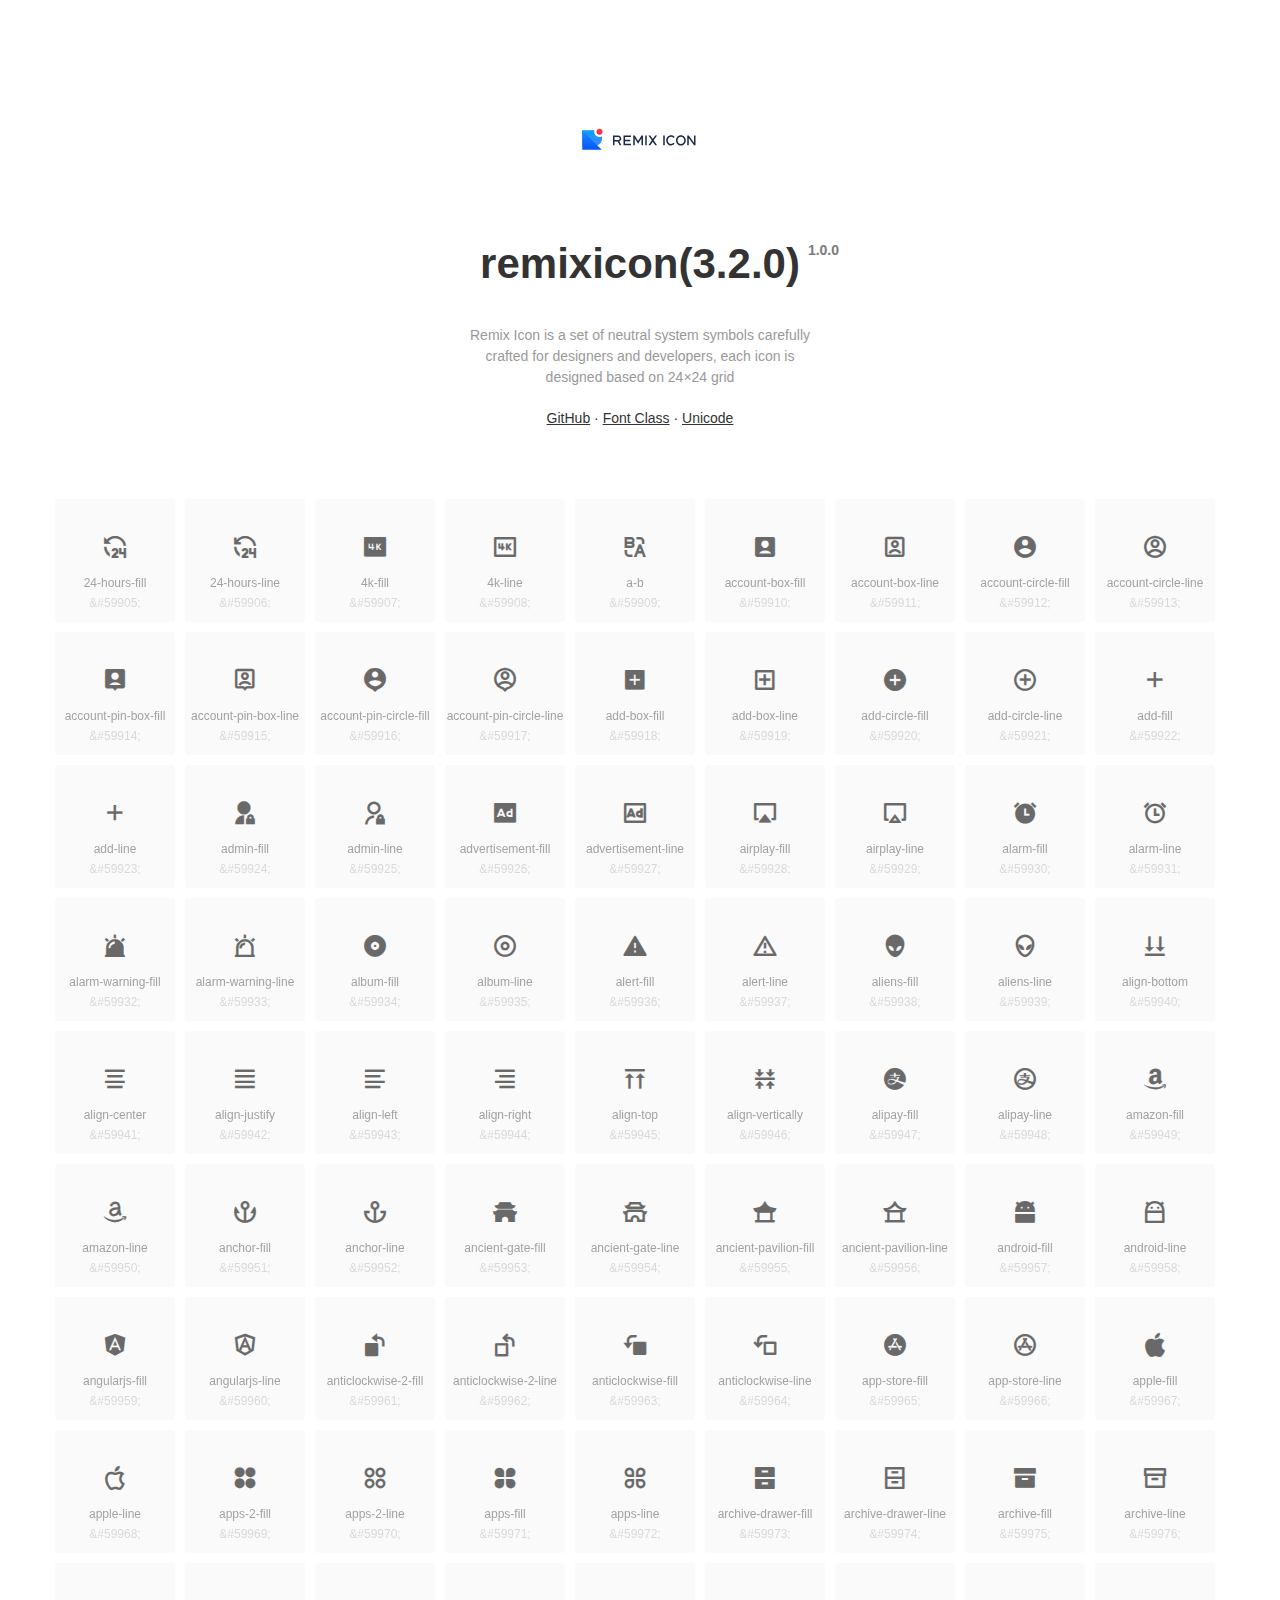
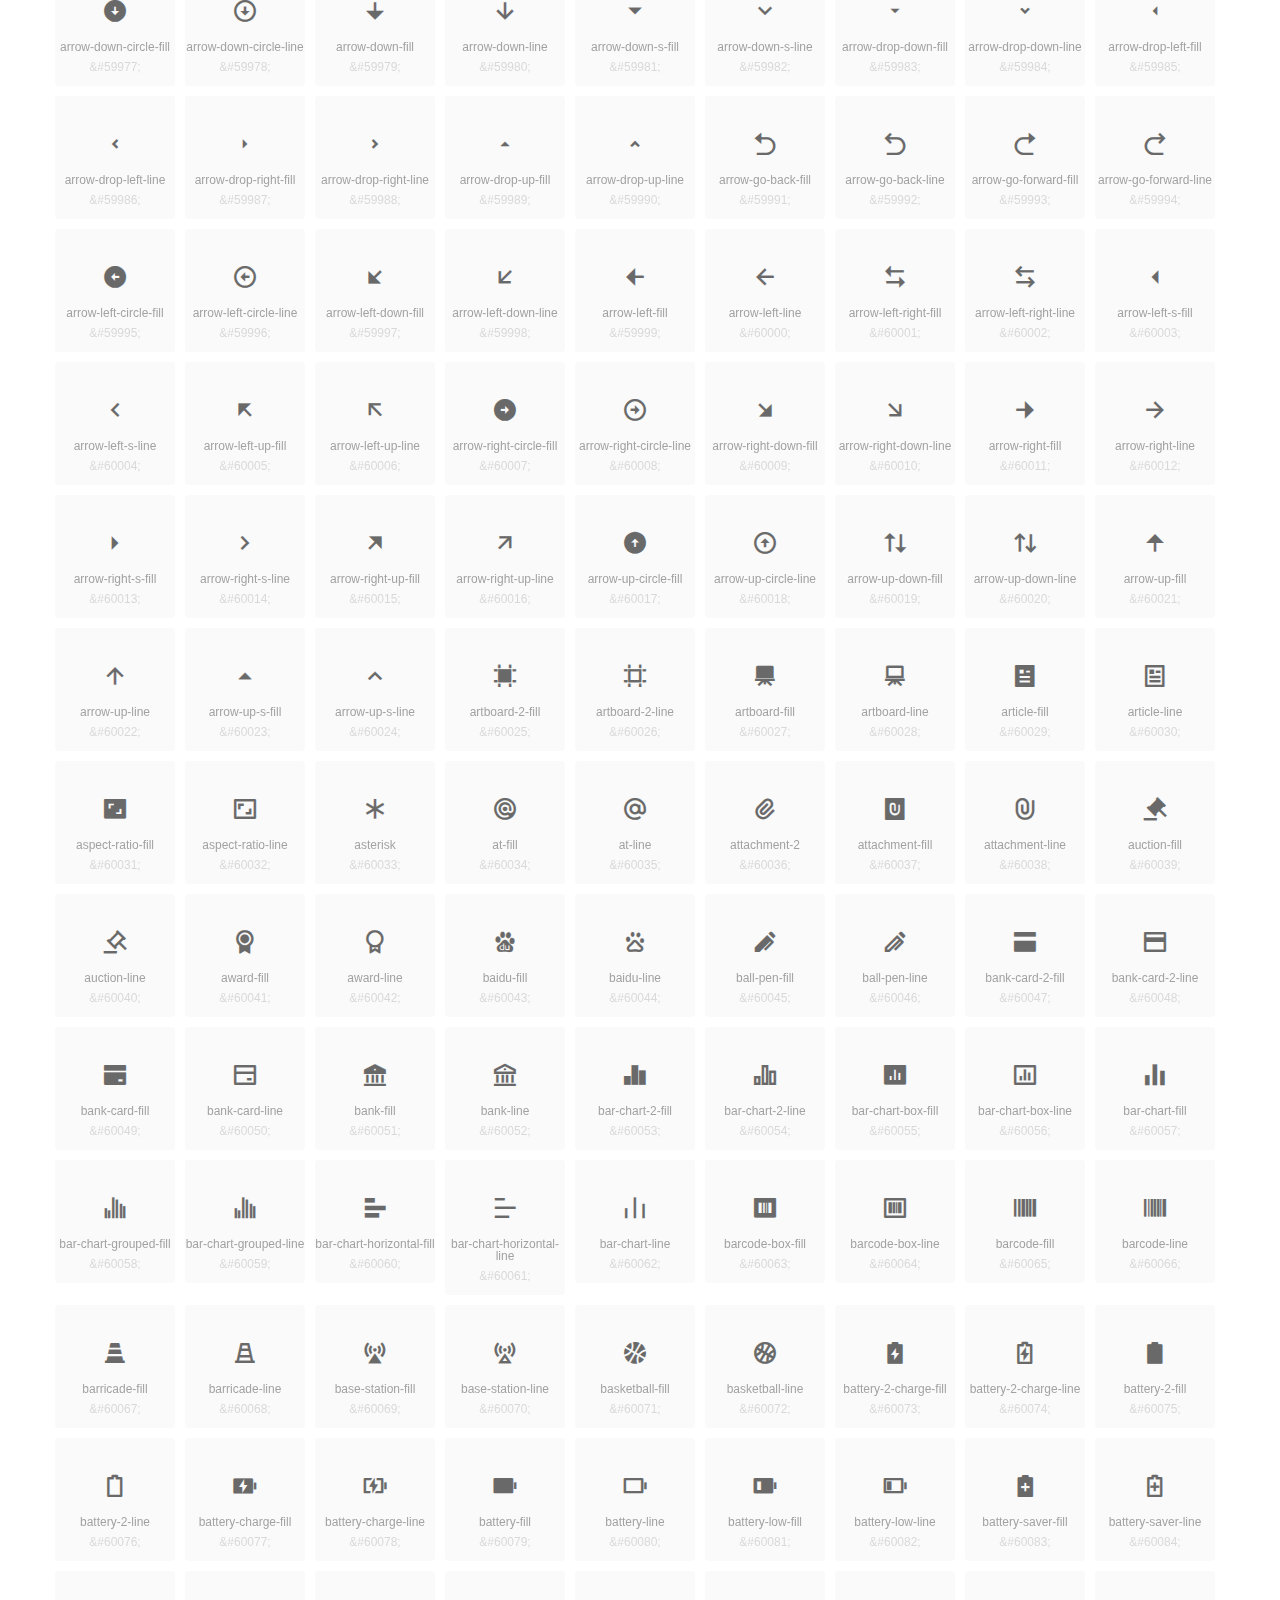
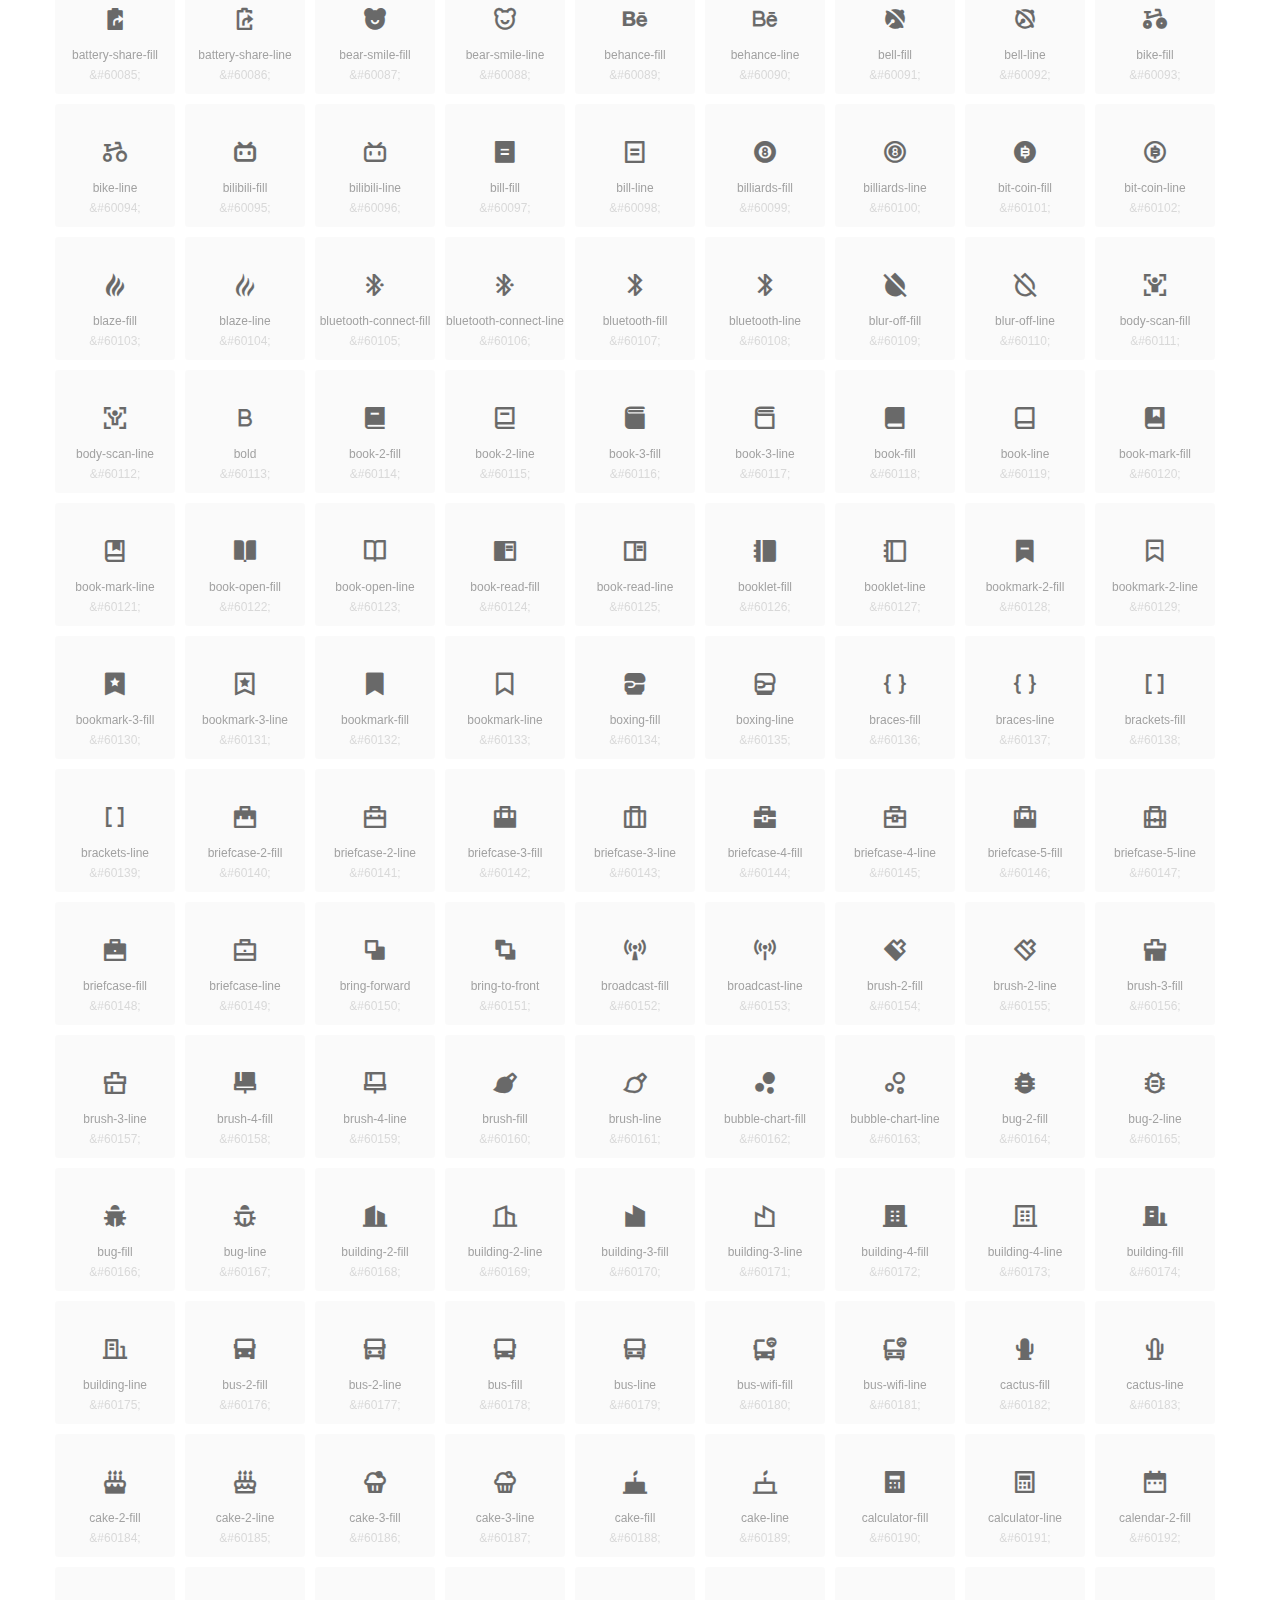
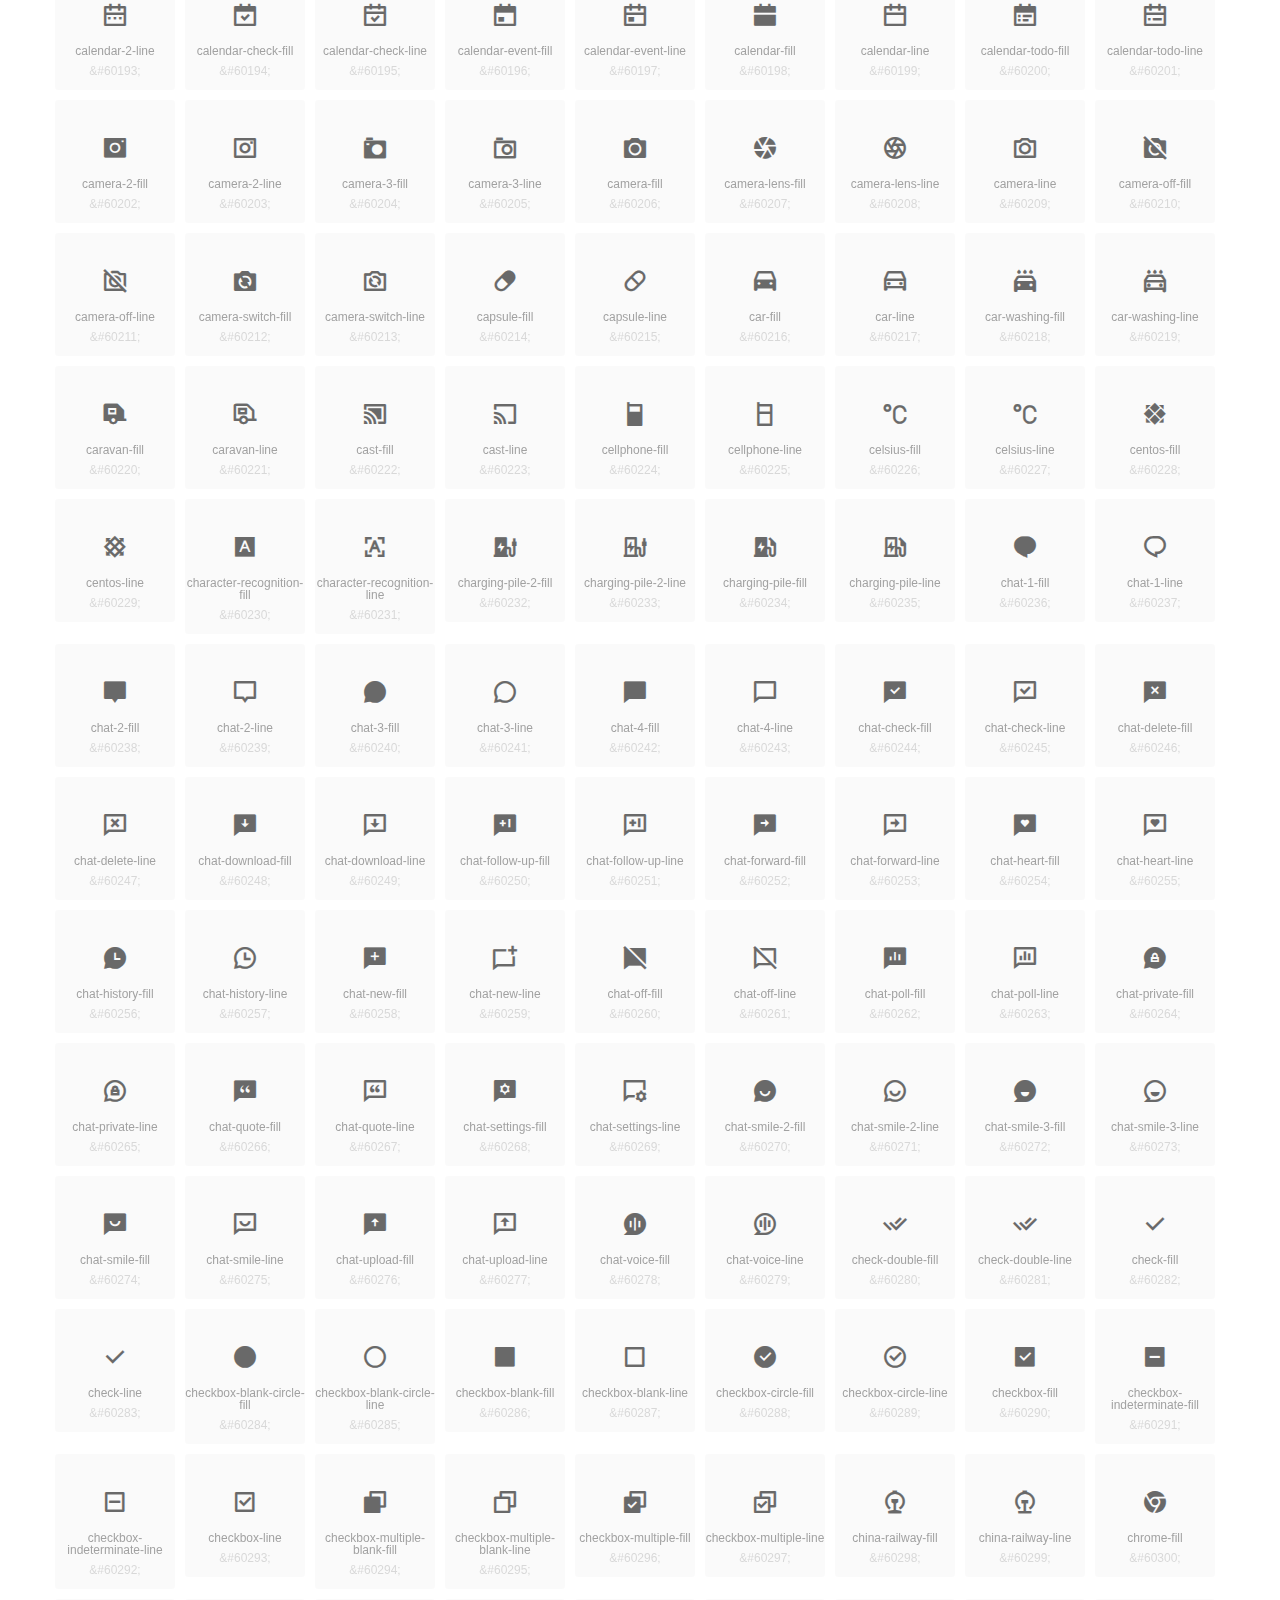
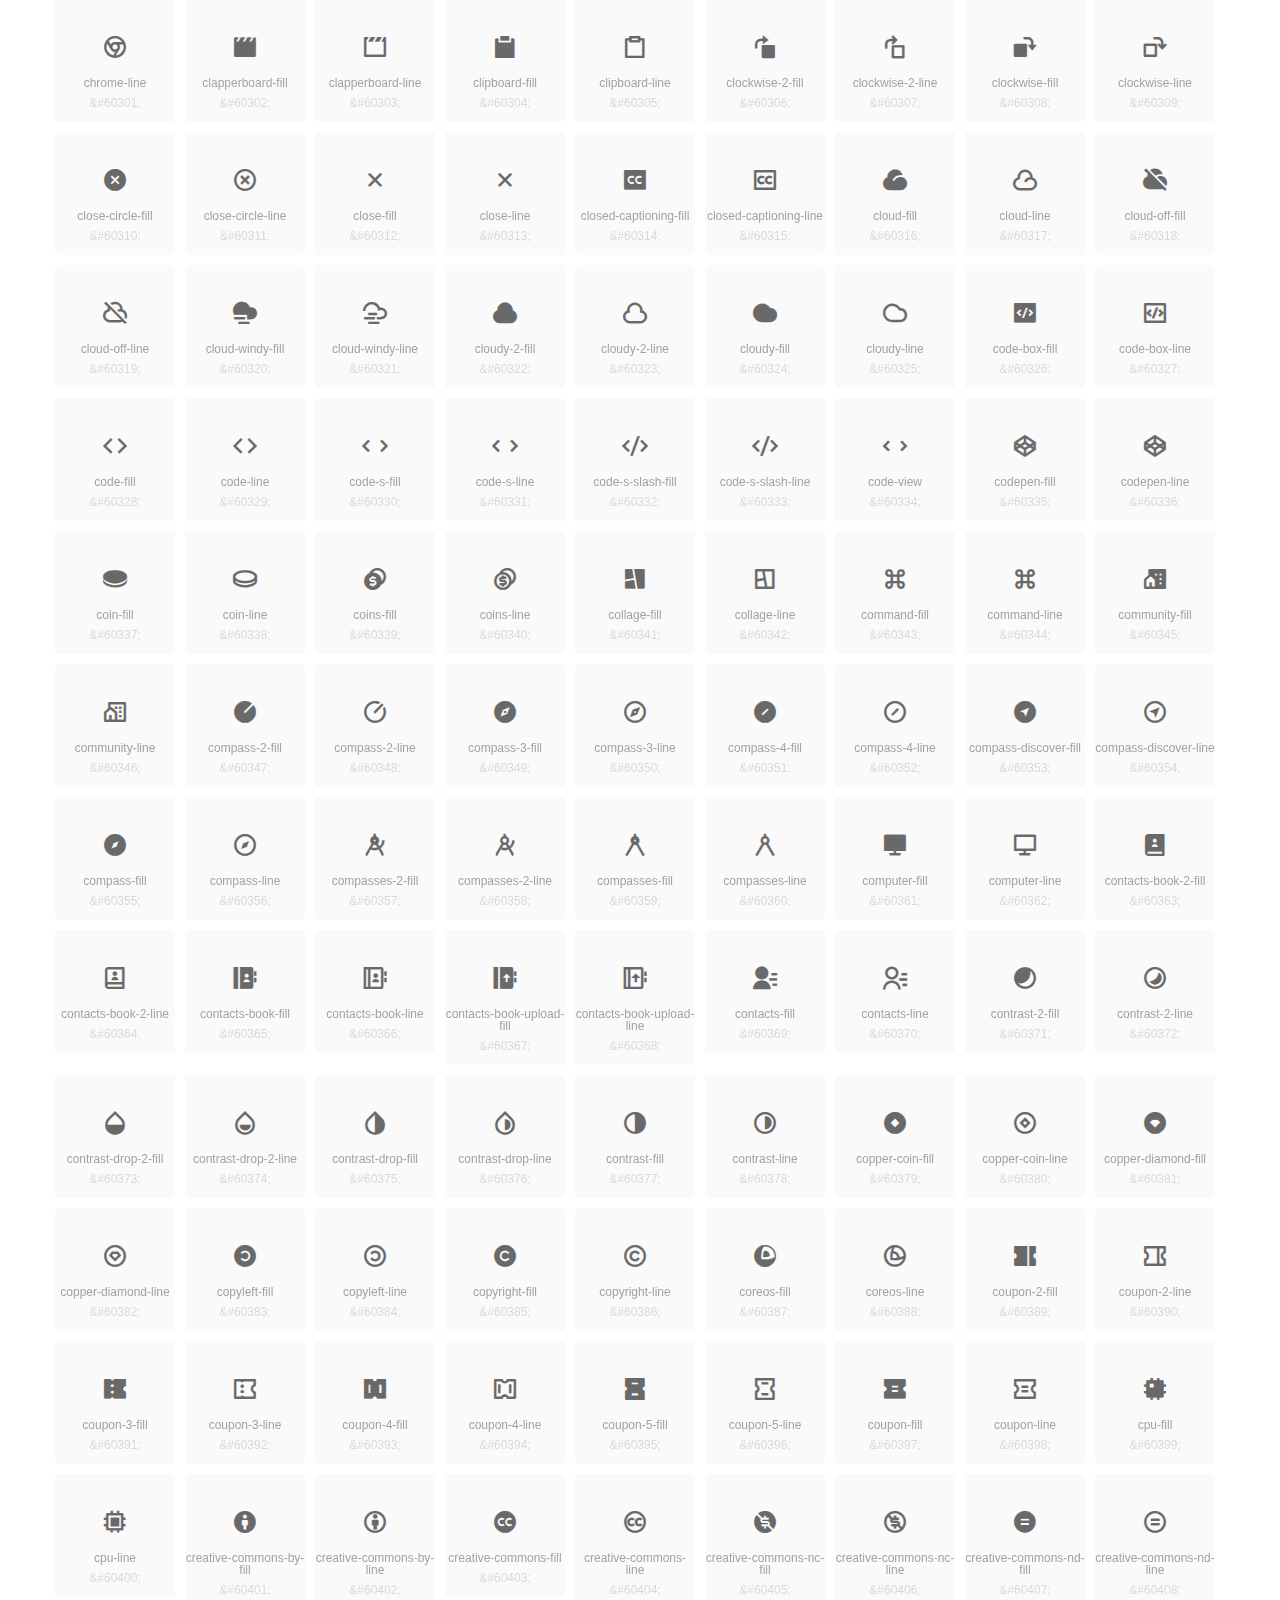
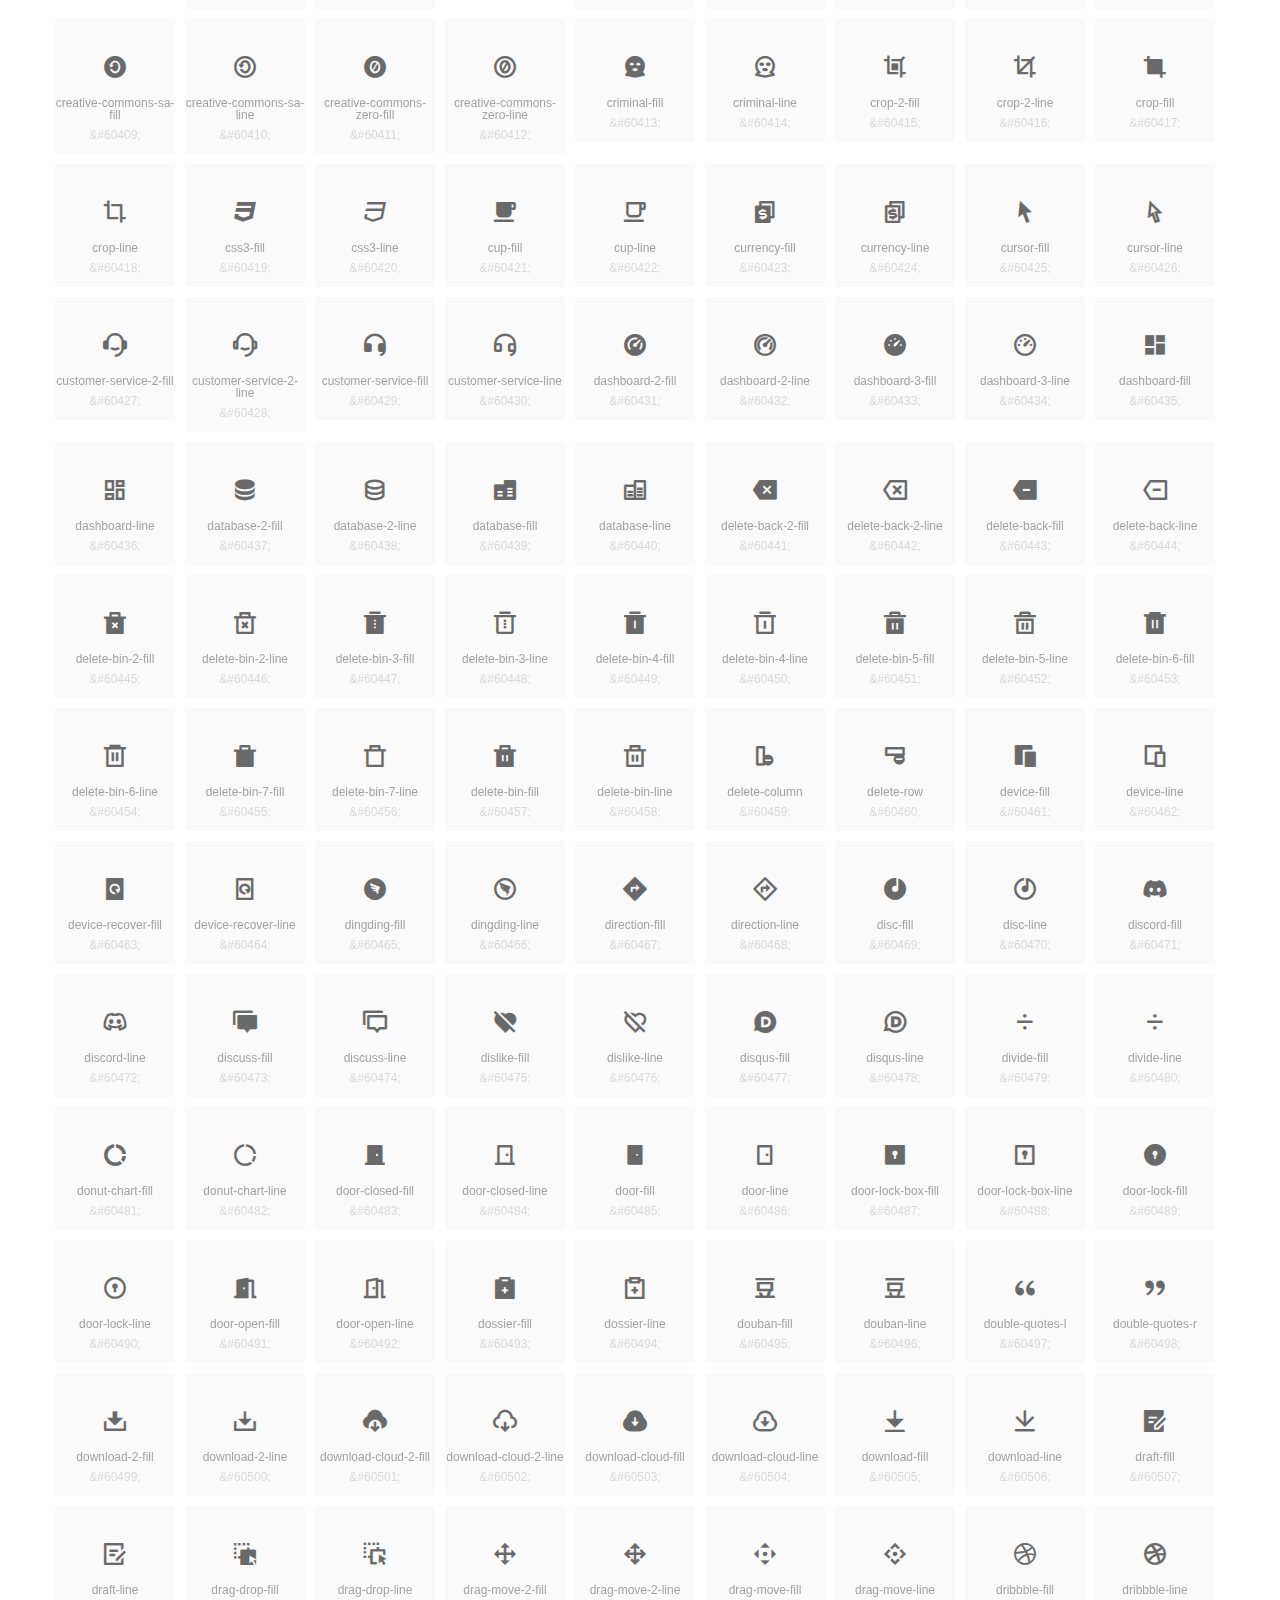
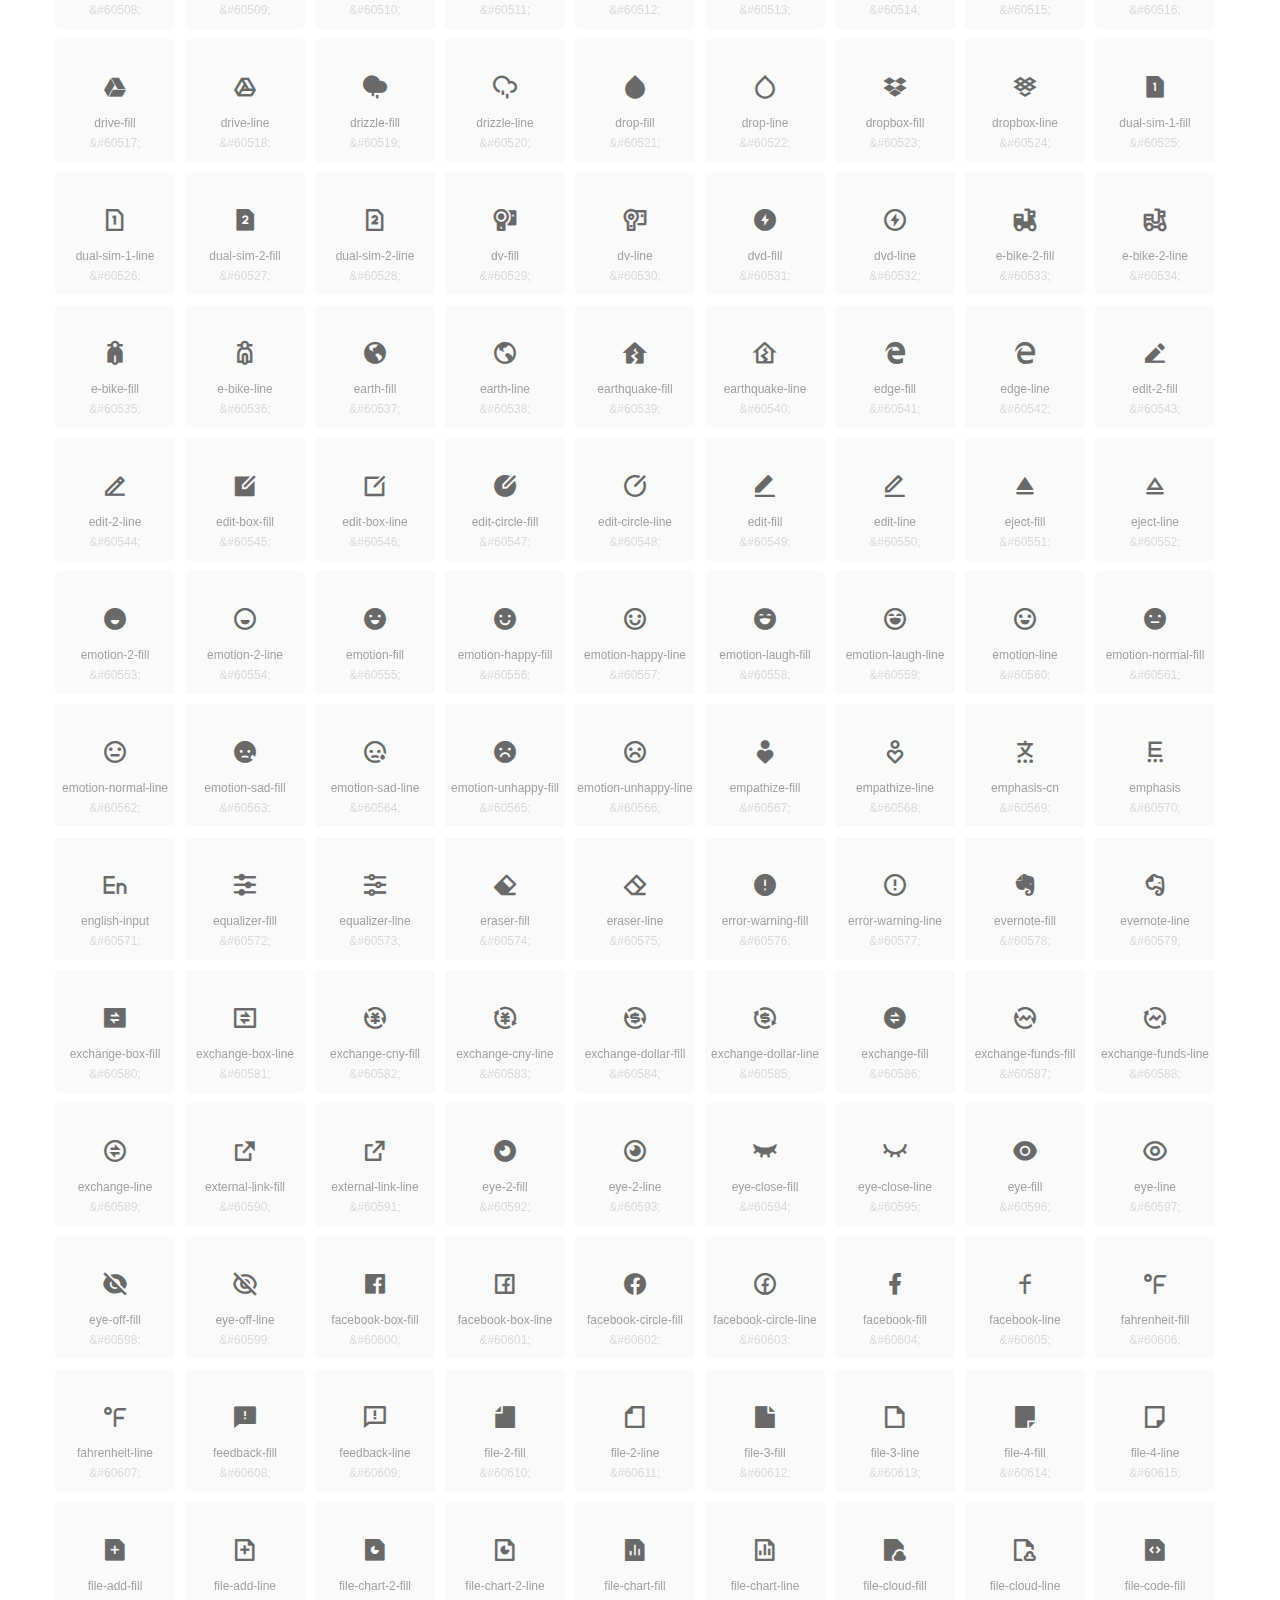
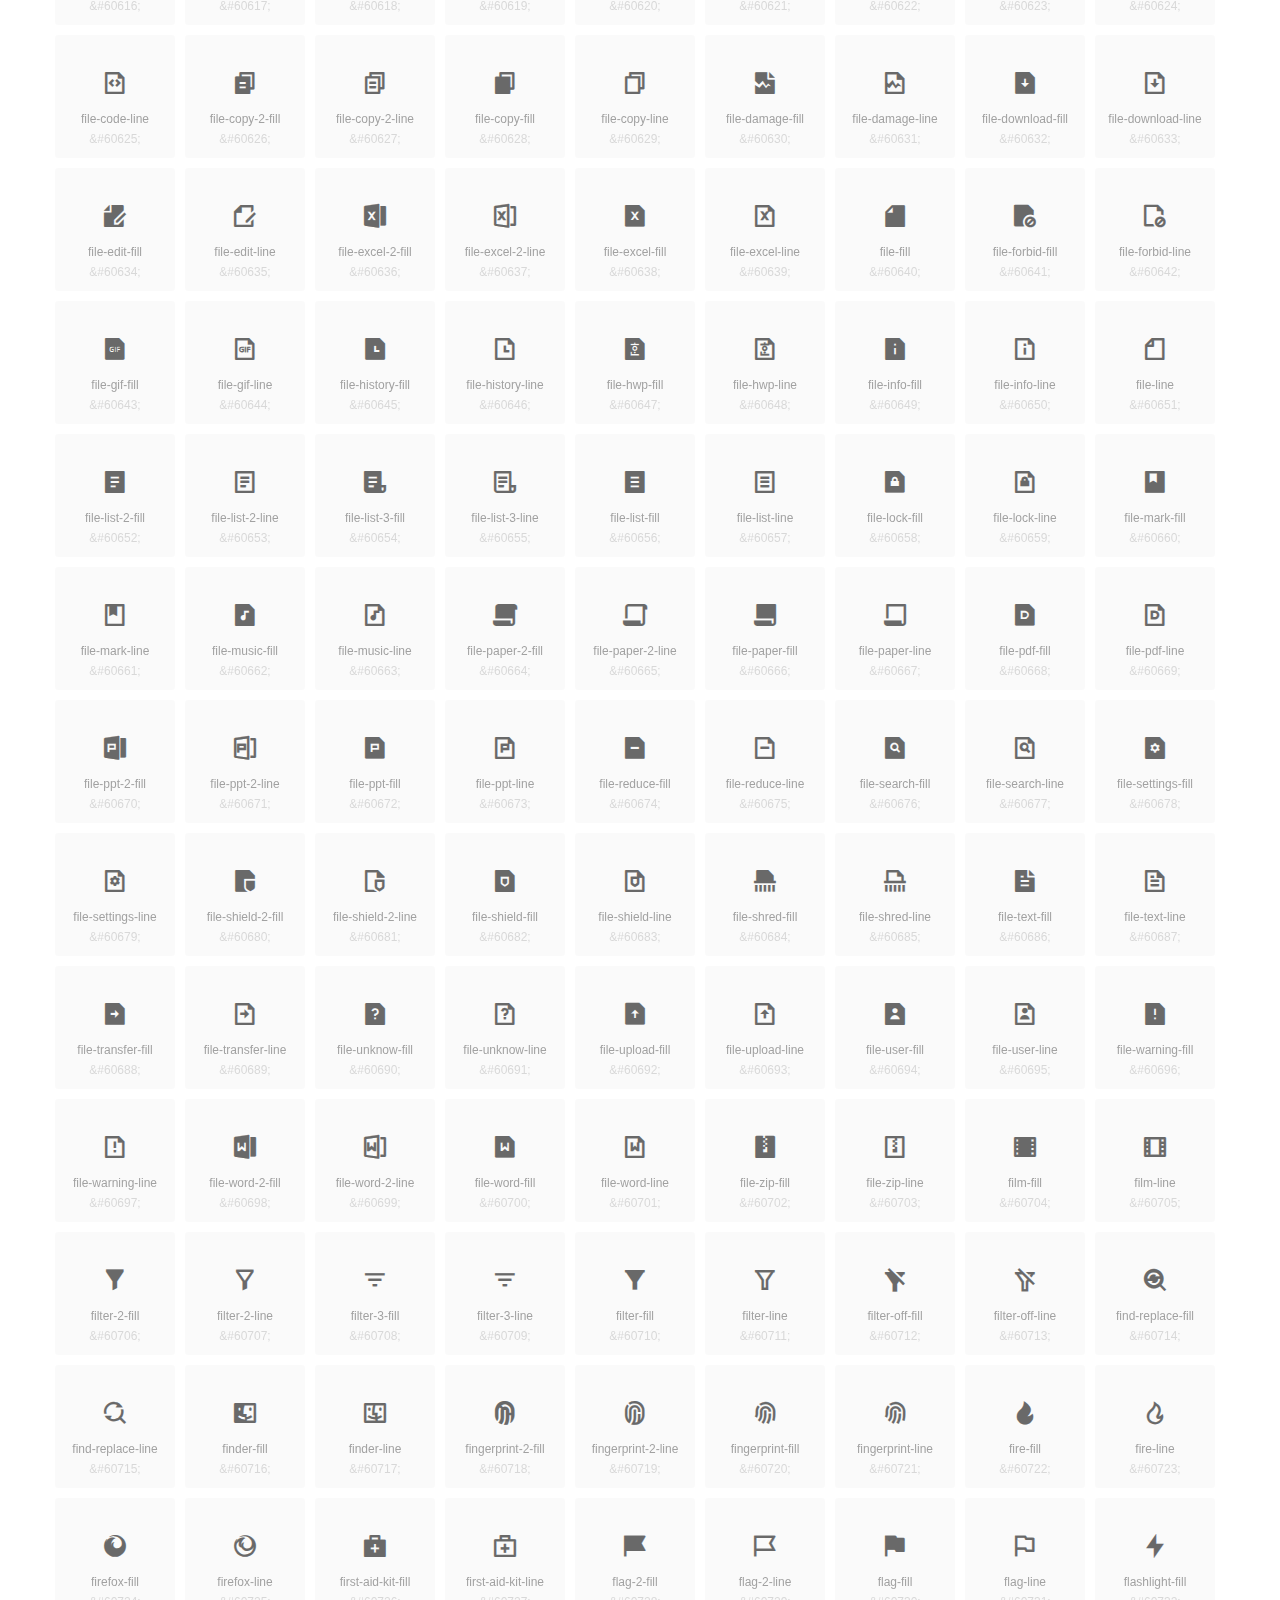
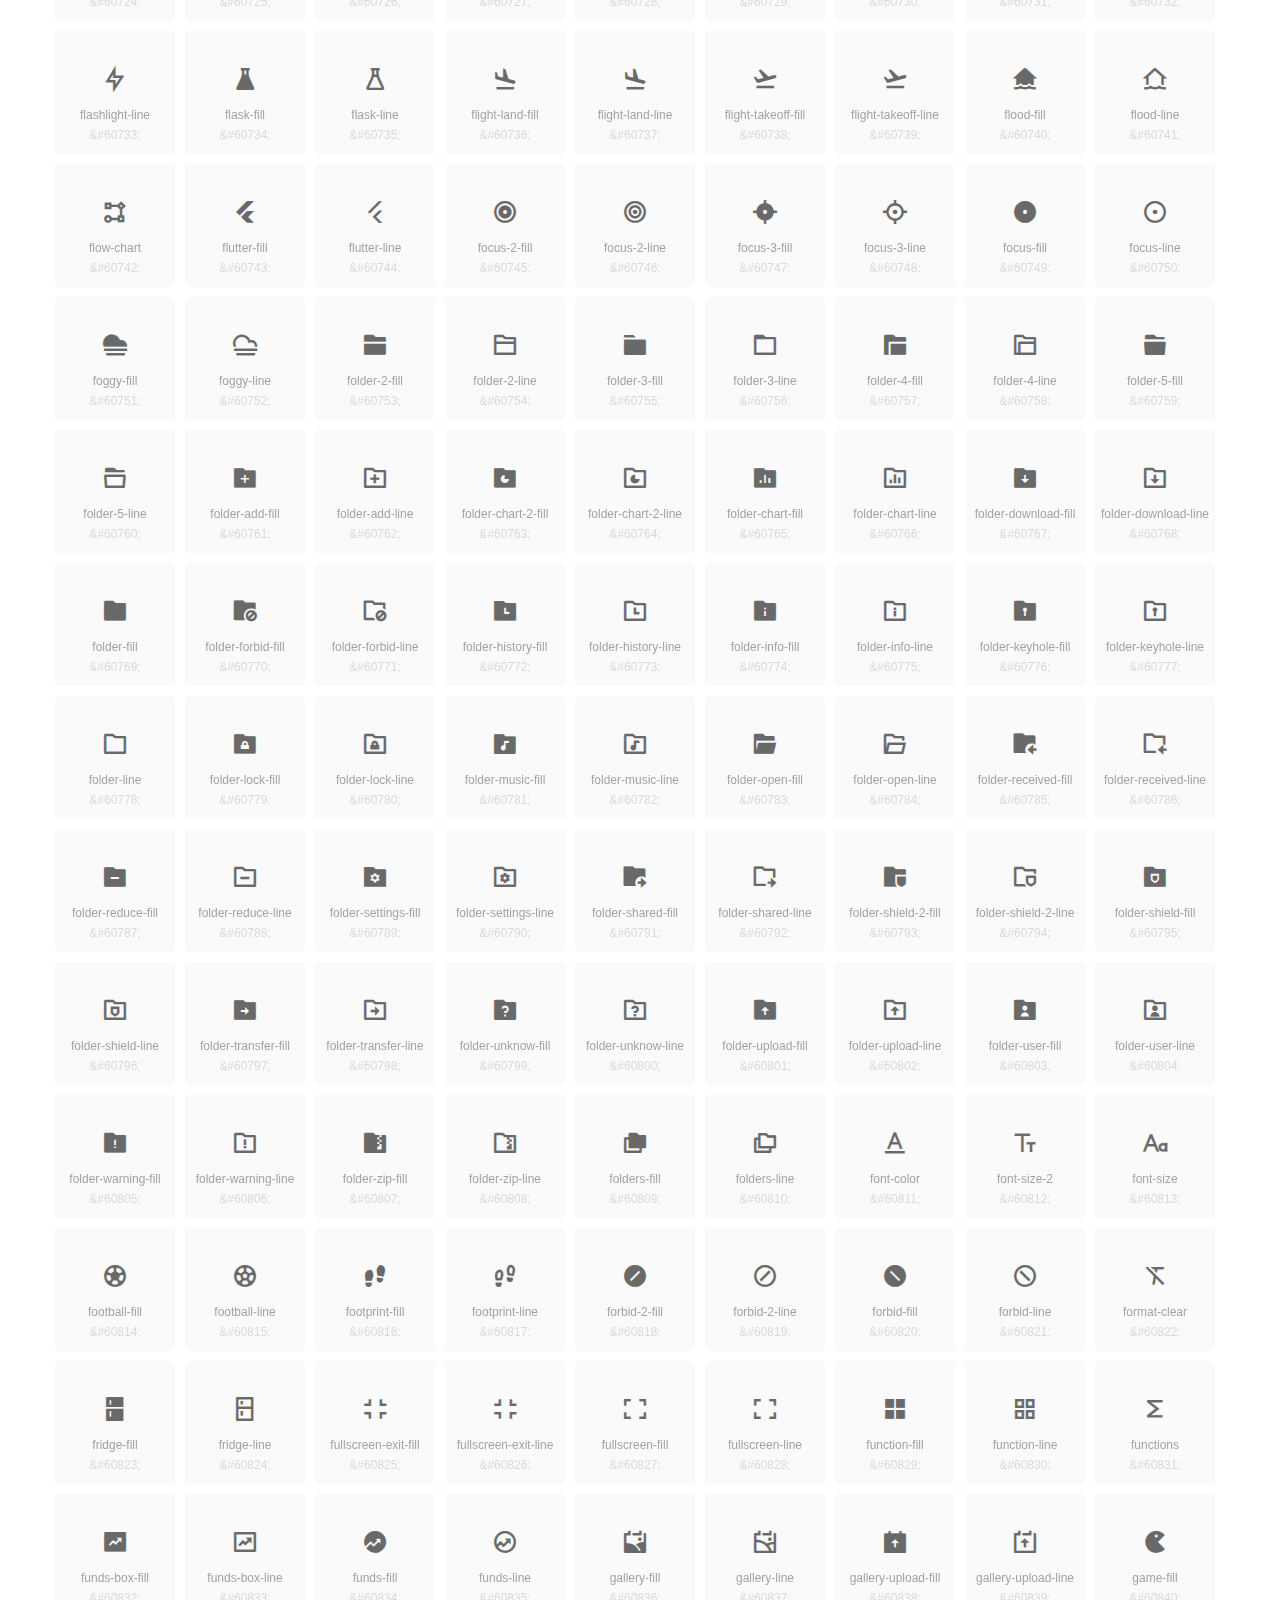
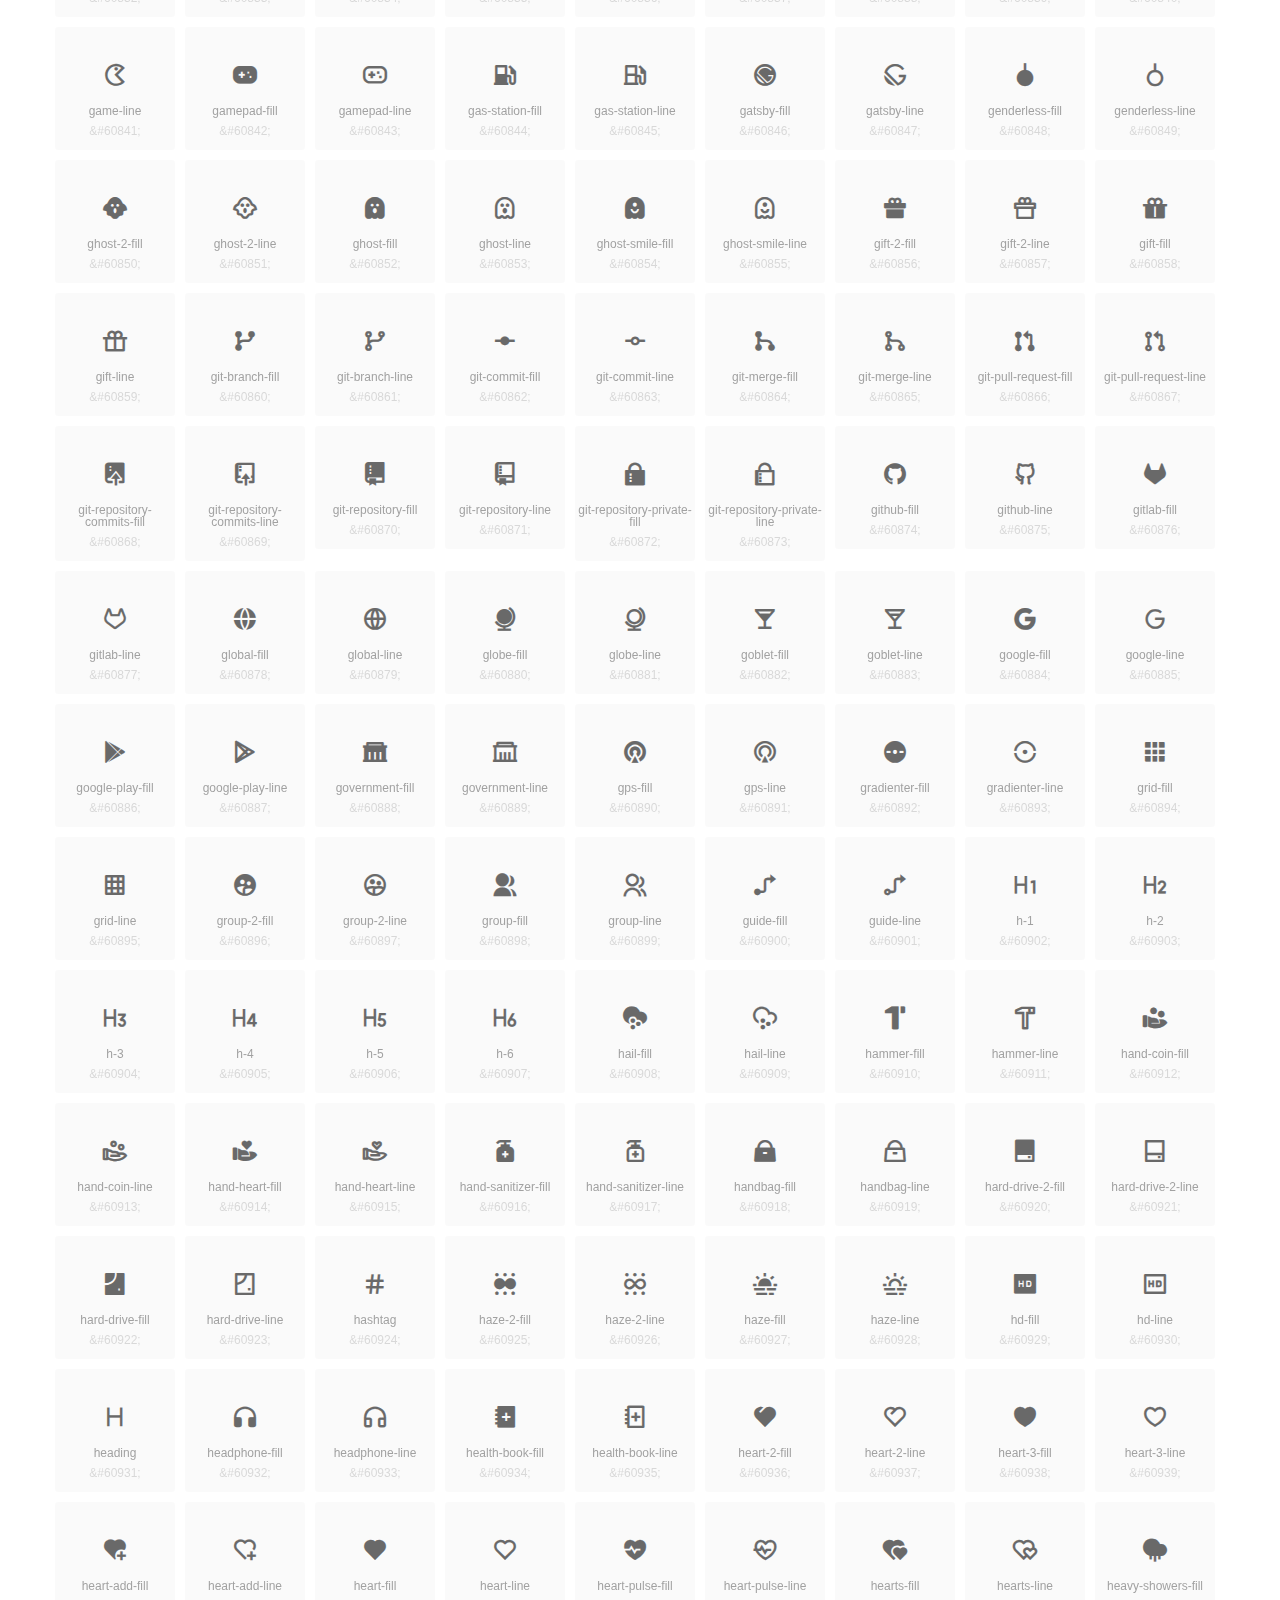
<file: img/remix-icons/unicode.html>
<!DOCTYPE html>
<html lang="en">
<head>
  <meta charset="UTF-8">
  <title>remixicon(3.2.0)</title>
  <meta name="viewport" content="width=device-width,minimum-scale=1.0,maximum-scale=1.0,user-scalable=no">
   
  <meta name="description" content="Remix Icon is a set of neutral system symbols carefully crafted for designers and developers, each icon is designed based on 24×24 grid">
   
  <meta name="keywords" content="remixicon,TTF,EOT,WOFF,WOFF2,SVG">
  
  
  
  <style>
    *{margin: 0;padding: 0;list-style: none;}
    body { color: #696969; font: 12px/1.5 tahoma, arial, \5b8b\4f53, sans-serif; }
    a { color: #333; text-decoration: underline; }
    a:hover { color: rgb(9, 73, 209); }
    .header { color: #333; text-align: center; padding: 80px 0 60px 0; min-height: 153px; font-size: 14px; }
    .header .logo svg { height: 120px; width: 120px; }
    .header h1 { font-size: 42px; padding: 26px 0 10px 0; }
    .header sup {font-size: 14px; margin: 8px 0 0 8px; position: absolute; color: #7b7b7b; }
    .info {
      color: #999;
      font-weight: normal;
      max-width: 346px;
      margin: 0 auto;
      padding: 20px 0;
      font-size: 14px;
    }

    .icons { max-width: 1190px; margin: 0 auto; }
    .icons ul { text-align: center; }
    .icons ul li {
      vertical-align: top;
      width: 120px;
      display: inline-block;
      text-align: center;
      background-color: rgba(0,0,0,.02);
      border-radius: 3px;
      padding: 29px 0 10px 0;
      margin-right: 10px;
      margin-top: 10px;
      transition: all 0.6s ease;
    }
    .icons ul li:hover { background-color: rgba(0,0,0,.06); }
    .icons ul li:hover span { color: #3c75e4; opacity: 1; }
    .icons ul li .unicode { color: #8c8c8c; opacity: 0.3; }
    .icons ul li h4 {
      font-weight: normal;
      padding: 10px 0 5px 0;
      display: block;
      color: #8c8c8c;
      font-size: 14px;
      line-height: 12px;
      opacity: 0.8;
    }
    .icons ul li:hover h4 { opacity: 1; }
    .icons ul li svg { width: 24px; height: 24px; }
    .icons ul li:hover { color: #3c75e4; }
    .footer { text-align: center; padding: 10px 0 90px 0; }
    .footer a { text-align: center; padding: 10px 0 90px 0; color: #696969;}
    .footer a:hover { color: #0949d1; }
    .links { text-align: center; padding: 50px 0 0 0; font-size: 14px; }
    
    
    .icons ul .unicode-icon span { display: block; }
    .icons ul .unicode-icon h4 { font-size: 12px; }
    @font-face {
      font-family: "remixicon";
      src: url("remixicon.eot");
      /* IE9*/
      src: url("remixicon.eot#iefix") format("embedded-opentype"),
      /* IE6-IE8 */
      url("remixicon.woff2?1681573354289") format("woff2"),
      url("remixicon.woff?1681573354289") format("woff"),
      /* chrome, firefox */
      url("remixicon.ttf?1681573354289") format("truetype"),
      /* chrome, firefox, opera, Safari, Android, iOS 4.2+*/
      url("remixicon.svg#remixicon?1681573354289") format("svg");
      /* iOS 4.1- */
    }
    .iconfont {
      font-family: "remixicon" !important;
      font-size: 26px;
      font-style: normal;
      -webkit-font-smoothing: antialiased;
      -webkit-text-stroke-width: 0.2px;
      -moz-osx-font-smoothing: grayscale;
    }
    
    
  </style>
  
</head>

<body>
  
  <div class="header">
    
    <div class="logo">
      <a href="./"><svg width="160" height="32" viewBox="0 0 160 32" fill="none" xmlns="http://www.w3.org/2000/svg">
<path d="M121.5 9.80005C123.33 9.80005 124.984 10.5797 126.165 11.8344L124.75 13.2496C123.929 12.3549 122.773 11.8 121.5 11.8C119.029 11.8 117 13.891 117 16.5C117 19.1091 119.029 21.2 121.5 21.2C122.773 21.2 123.929 20.6452 124.75 19.7505L126.165 21.1657C124.984 22.4204 123.33 23.2 121.5 23.2C117.91 23.2 115 20.2004 115 16.5C115 12.7997 117.91 9.80005 121.5 9.80005Z" fill="#1A2947"/>
<path d="M113 10V23H111V10H113Z" fill="#1A2947"/>
<path d="M154 23V9.99988H152L152 19.6019L144.997 9.99988L143 10.0039V23H145L145 13.3969L152 23H154Z" fill="#1A2947"/>
<path d="M68 10V12H60V15.5H67V17.5H60V21H68V23H58V10H68Z" fill="#1A2947"/>
<path d="M82 10L77.4999 17.201L73 10H71V23H73V13.775L77.4999 20.975L82 13.773V23H84V10H82Z" fill="#1A2947"/>
<path d="M89 10V23H87V10H89Z" fill="#1A2947"/>
<path d="M96.9999 14.7565L93.6689 9.99951H91.2279L95.7789 16.4995L91.2289 22.9995H93.6689L96.9999 18.2435L100.33 22.9995H102.772L98.2209 16.4995L102.773 9.99951H100.33L96.9999 14.7565Z" fill="#1A2947"/>
<path fill-rule="evenodd" clip-rule="evenodd" d="M141 16.5C141 12.7997 138.09 9.80005 134.5 9.80005C130.91 9.80005 128 12.7997 128 16.5C128 20.2004 130.91 23.2 134.5 23.2C138.09 23.2 141 20.2004 141 16.5ZM130 16.5C130 13.891 132.029 11.8 134.5 11.8C136.971 11.8 139 13.891 139 16.5C139 19.1091 136.971 21.2 134.5 21.2C132.029 21.2 130 19.1091 130 16.5Z" fill="#1A2947"/>
<path fill-rule="evenodd" clip-rule="evenodd" d="M51 10C53.2091 10 55 11.7909 55 14C55 15.7175 53.9176 17.1821 52.3977 17.749L55.1901 22.999H52.9251L50.267 18H46V23H44V10H51ZM46 11.999V15.999L51 16C52.1046 16 53 15.1046 53 14C53 12.8955 52.1 12 51 12L46 11.999Z" fill="#1A2947"/>
<path fill-rule="evenodd" clip-rule="evenodd" d="M19.2887 3.00389C19.1928 3.0013 19.0965 3 19 3H3V24H19C24.799 24 29.5 19.299 29.5 13.5C29.5 12.7108 29.4129 11.942 29.2479 11.2025C28.2772 11.7119 27.1722 12 26 12C22.134 12 19 8.86599 19 5C19 4.30645 19.1009 3.63646 19.2887 3.00389Z" fill="url(#paint0_linear_960_1054)"/>
<g filter="url(#filter0_b_960_1054)">
<path fill-rule="evenodd" clip-rule="evenodd" d="M3 3L29 29H3V3Z" fill="url(#paint1_linear_960_1054)"/>
</g>
<circle cx="26" cy="5" r="4" fill="url(#paint2_linear_960_1054)"/>
<defs>
<filter id="filter0_b_960_1054" x="-2.43656" y="-2.43656" width="36.8731" height="36.8731" filterUnits="userSpaceOnUse" color-interpolation-filters="sRGB">
<feFlood flood-opacity="0" result="BackgroundImageFix"/>
<feGaussianBlur in="BackgroundImage" stdDeviation="2.71828"/>
<feComposite in2="SourceAlpha" operator="in" result="effect1_backgroundBlur_960_1054"/>
<feBlend mode="normal" in="SourceGraphic" in2="effect1_backgroundBlur_960_1054" result="shape"/>
</filter>
<linearGradient id="paint0_linear_960_1054" x1="3" y1="3" x2="3" y2="24" gradientUnits="userSpaceOnUse">
<stop stop-color="#05A0FA"/>
<stop offset="1" stop-color="#4785FF"/>
</linearGradient>
<linearGradient id="paint1_linear_960_1054" x1="3" y1="3" x2="3" y2="29" gradientUnits="userSpaceOnUse">
<stop stop-color="#1A8CFF"/>
<stop offset="1" stop-color="#0557FA"/>
</linearGradient>
<linearGradient id="paint2_linear_960_1054" x1="22" y1="1" x2="22" y2="9" gradientUnits="userSpaceOnUse">
<stop stop-color="#FF463A"/>
<stop offset="1" stop-color="#FF1F5A"/>
</linearGradient>
</defs>
</svg>
</a>
    </div>
    
    <h1>remixicon(3.2.0)<sup>1.0.0</sup></h1>
    <div class="info">
      Remix Icon is a set of neutral system symbols carefully crafted for designers and developers, each icon is designed based on 24×24 grid
    </div>
    <p>
      
      <a href="https://github.com/Remix-Design/remixicon.git">GitHub</a> · 
      
      <a href="index.html">Font Class</a> · 
      
      <a href="unicode.html">Unicode</a>
      
    </p>
  </div>
  <div class="icons">
    <ul>
      <li class="unicode-icon"><span class="iconfont"></span><h4>24-hours-fill</h4><span class="unicode">&amp;#59905;</span></li><li class="unicode-icon"><span class="iconfont"></span><h4>24-hours-line</h4><span class="unicode">&amp;#59906;</span></li><li class="unicode-icon"><span class="iconfont"></span><h4>4k-fill</h4><span class="unicode">&amp;#59907;</span></li><li class="unicode-icon"><span class="iconfont"></span><h4>4k-line</h4><span class="unicode">&amp;#59908;</span></li><li class="unicode-icon"><span class="iconfont"></span><h4>a-b</h4><span class="unicode">&amp;#59909;</span></li><li class="unicode-icon"><span class="iconfont"></span><h4>account-box-fill</h4><span class="unicode">&amp;#59910;</span></li><li class="unicode-icon"><span class="iconfont"></span><h4>account-box-line</h4><span class="unicode">&amp;#59911;</span></li><li class="unicode-icon"><span class="iconfont"></span><h4>account-circle-fill</h4><span class="unicode">&amp;#59912;</span></li><li class="unicode-icon"><span class="iconfont"></span><h4>account-circle-line</h4><span class="unicode">&amp;#59913;</span></li><li class="unicode-icon"><span class="iconfont"></span><h4>account-pin-box-fill</h4><span class="unicode">&amp;#59914;</span></li><li class="unicode-icon"><span class="iconfont"></span><h4>account-pin-box-line</h4><span class="unicode">&amp;#59915;</span></li><li class="unicode-icon"><span class="iconfont"></span><h4>account-pin-circle-fill</h4><span class="unicode">&amp;#59916;</span></li><li class="unicode-icon"><span class="iconfont"></span><h4>account-pin-circle-line</h4><span class="unicode">&amp;#59917;</span></li><li class="unicode-icon"><span class="iconfont"></span><h4>add-box-fill</h4><span class="unicode">&amp;#59918;</span></li><li class="unicode-icon"><span class="iconfont"></span><h4>add-box-line</h4><span class="unicode">&amp;#59919;</span></li><li class="unicode-icon"><span class="iconfont"></span><h4>add-circle-fill</h4><span class="unicode">&amp;#59920;</span></li><li class="unicode-icon"><span class="iconfont"></span><h4>add-circle-line</h4><span class="unicode">&amp;#59921;</span></li><li class="unicode-icon"><span class="iconfont"></span><h4>add-fill</h4><span class="unicode">&amp;#59922;</span></li><li class="unicode-icon"><span class="iconfont"></span><h4>add-line</h4><span class="unicode">&amp;#59923;</span></li><li class="unicode-icon"><span class="iconfont"></span><h4>admin-fill</h4><span class="unicode">&amp;#59924;</span></li><li class="unicode-icon"><span class="iconfont"></span><h4>admin-line</h4><span class="unicode">&amp;#59925;</span></li><li class="unicode-icon"><span class="iconfont"></span><h4>advertisement-fill</h4><span class="unicode">&amp;#59926;</span></li><li class="unicode-icon"><span class="iconfont"></span><h4>advertisement-line</h4><span class="unicode">&amp;#59927;</span></li><li class="unicode-icon"><span class="iconfont"></span><h4>airplay-fill</h4><span class="unicode">&amp;#59928;</span></li><li class="unicode-icon"><span class="iconfont"></span><h4>airplay-line</h4><span class="unicode">&amp;#59929;</span></li><li class="unicode-icon"><span class="iconfont"></span><h4>alarm-fill</h4><span class="unicode">&amp;#59930;</span></li><li class="unicode-icon"><span class="iconfont"></span><h4>alarm-line</h4><span class="unicode">&amp;#59931;</span></li><li class="unicode-icon"><span class="iconfont"></span><h4>alarm-warning-fill</h4><span class="unicode">&amp;#59932;</span></li><li class="unicode-icon"><span class="iconfont"></span><h4>alarm-warning-line</h4><span class="unicode">&amp;#59933;</span></li><li class="unicode-icon"><span class="iconfont"></span><h4>album-fill</h4><span class="unicode">&amp;#59934;</span></li><li class="unicode-icon"><span class="iconfont"></span><h4>album-line</h4><span class="unicode">&amp;#59935;</span></li><li class="unicode-icon"><span class="iconfont"></span><h4>alert-fill</h4><span class="unicode">&amp;#59936;</span></li><li class="unicode-icon"><span class="iconfont"></span><h4>alert-line</h4><span class="unicode">&amp;#59937;</span></li><li class="unicode-icon"><span class="iconfont"></span><h4>aliens-fill</h4><span class="unicode">&amp;#59938;</span></li><li class="unicode-icon"><span class="iconfont"></span><h4>aliens-line</h4><span class="unicode">&amp;#59939;</span></li><li class="unicode-icon"><span class="iconfont"></span><h4>align-bottom</h4><span class="unicode">&amp;#59940;</span></li><li class="unicode-icon"><span class="iconfont"></span><h4>align-center</h4><span class="unicode">&amp;#59941;</span></li><li class="unicode-icon"><span class="iconfont"></span><h4>align-justify</h4><span class="unicode">&amp;#59942;</span></li><li class="unicode-icon"><span class="iconfont"></span><h4>align-left</h4><span class="unicode">&amp;#59943;</span></li><li class="unicode-icon"><span class="iconfont"></span><h4>align-right</h4><span class="unicode">&amp;#59944;</span></li><li class="unicode-icon"><span class="iconfont"></span><h4>align-top</h4><span class="unicode">&amp;#59945;</span></li><li class="unicode-icon"><span class="iconfont"></span><h4>align-vertically</h4><span class="unicode">&amp;#59946;</span></li><li class="unicode-icon"><span class="iconfont"></span><h4>alipay-fill</h4><span class="unicode">&amp;#59947;</span></li><li class="unicode-icon"><span class="iconfont"></span><h4>alipay-line</h4><span class="unicode">&amp;#59948;</span></li><li class="unicode-icon"><span class="iconfont"></span><h4>amazon-fill</h4><span class="unicode">&amp;#59949;</span></li><li class="unicode-icon"><span class="iconfont"></span><h4>amazon-line</h4><span class="unicode">&amp;#59950;</span></li><li class="unicode-icon"><span class="iconfont"></span><h4>anchor-fill</h4><span class="unicode">&amp;#59951;</span></li><li class="unicode-icon"><span class="iconfont"></span><h4>anchor-line</h4><span class="unicode">&amp;#59952;</span></li><li class="unicode-icon"><span class="iconfont"></span><h4>ancient-gate-fill</h4><span class="unicode">&amp;#59953;</span></li><li class="unicode-icon"><span class="iconfont"></span><h4>ancient-gate-line</h4><span class="unicode">&amp;#59954;</span></li><li class="unicode-icon"><span class="iconfont"></span><h4>ancient-pavilion-fill</h4><span class="unicode">&amp;#59955;</span></li><li class="unicode-icon"><span class="iconfont"></span><h4>ancient-pavilion-line</h4><span class="unicode">&amp;#59956;</span></li><li class="unicode-icon"><span class="iconfont"></span><h4>android-fill</h4><span class="unicode">&amp;#59957;</span></li><li class="unicode-icon"><span class="iconfont"></span><h4>android-line</h4><span class="unicode">&amp;#59958;</span></li><li class="unicode-icon"><span class="iconfont"></span><h4>angularjs-fill</h4><span class="unicode">&amp;#59959;</span></li><li class="unicode-icon"><span class="iconfont"></span><h4>angularjs-line</h4><span class="unicode">&amp;#59960;</span></li><li class="unicode-icon"><span class="iconfont"></span><h4>anticlockwise-2-fill</h4><span class="unicode">&amp;#59961;</span></li><li class="unicode-icon"><span class="iconfont"></span><h4>anticlockwise-2-line</h4><span class="unicode">&amp;#59962;</span></li><li class="unicode-icon"><span class="iconfont"></span><h4>anticlockwise-fill</h4><span class="unicode">&amp;#59963;</span></li><li class="unicode-icon"><span class="iconfont"></span><h4>anticlockwise-line</h4><span class="unicode">&amp;#59964;</span></li><li class="unicode-icon"><span class="iconfont"></span><h4>app-store-fill</h4><span class="unicode">&amp;#59965;</span></li><li class="unicode-icon"><span class="iconfont"></span><h4>app-store-line</h4><span class="unicode">&amp;#59966;</span></li><li class="unicode-icon"><span class="iconfont"></span><h4>apple-fill</h4><span class="unicode">&amp;#59967;</span></li><li class="unicode-icon"><span class="iconfont"></span><h4>apple-line</h4><span class="unicode">&amp;#59968;</span></li><li class="unicode-icon"><span class="iconfont"></span><h4>apps-2-fill</h4><span class="unicode">&amp;#59969;</span></li><li class="unicode-icon"><span class="iconfont"></span><h4>apps-2-line</h4><span class="unicode">&amp;#59970;</span></li><li class="unicode-icon"><span class="iconfont"></span><h4>apps-fill</h4><span class="unicode">&amp;#59971;</span></li><li class="unicode-icon"><span class="iconfont"></span><h4>apps-line</h4><span class="unicode">&amp;#59972;</span></li><li class="unicode-icon"><span class="iconfont"></span><h4>archive-drawer-fill</h4><span class="unicode">&amp;#59973;</span></li><li class="unicode-icon"><span class="iconfont"></span><h4>archive-drawer-line</h4><span class="unicode">&amp;#59974;</span></li><li class="unicode-icon"><span class="iconfont"></span><h4>archive-fill</h4><span class="unicode">&amp;#59975;</span></li><li class="unicode-icon"><span class="iconfont"></span><h4>archive-line</h4><span class="unicode">&amp;#59976;</span></li><li class="unicode-icon"><span class="iconfont"></span><h4>arrow-down-circle-fill</h4><span class="unicode">&amp;#59977;</span></li><li class="unicode-icon"><span class="iconfont"></span><h4>arrow-down-circle-line</h4><span class="unicode">&amp;#59978;</span></li><li class="unicode-icon"><span class="iconfont"></span><h4>arrow-down-fill</h4><span class="unicode">&amp;#59979;</span></li><li class="unicode-icon"><span class="iconfont"></span><h4>arrow-down-line</h4><span class="unicode">&amp;#59980;</span></li><li class="unicode-icon"><span class="iconfont"></span><h4>arrow-down-s-fill</h4><span class="unicode">&amp;#59981;</span></li><li class="unicode-icon"><span class="iconfont"></span><h4>arrow-down-s-line</h4><span class="unicode">&amp;#59982;</span></li><li class="unicode-icon"><span class="iconfont"></span><h4>arrow-drop-down-fill</h4><span class="unicode">&amp;#59983;</span></li><li class="unicode-icon"><span class="iconfont"></span><h4>arrow-drop-down-line</h4><span class="unicode">&amp;#59984;</span></li><li class="unicode-icon"><span class="iconfont"></span><h4>arrow-drop-left-fill</h4><span class="unicode">&amp;#59985;</span></li><li class="unicode-icon"><span class="iconfont"></span><h4>arrow-drop-left-line</h4><span class="unicode">&amp;#59986;</span></li><li class="unicode-icon"><span class="iconfont"></span><h4>arrow-drop-right-fill</h4><span class="unicode">&amp;#59987;</span></li><li class="unicode-icon"><span class="iconfont"></span><h4>arrow-drop-right-line</h4><span class="unicode">&amp;#59988;</span></li><li class="unicode-icon"><span class="iconfont"></span><h4>arrow-drop-up-fill</h4><span class="unicode">&amp;#59989;</span></li><li class="unicode-icon"><span class="iconfont"></span><h4>arrow-drop-up-line</h4><span class="unicode">&amp;#59990;</span></li><li class="unicode-icon"><span class="iconfont"></span><h4>arrow-go-back-fill</h4><span class="unicode">&amp;#59991;</span></li><li class="unicode-icon"><span class="iconfont"></span><h4>arrow-go-back-line</h4><span class="unicode">&amp;#59992;</span></li><li class="unicode-icon"><span class="iconfont"></span><h4>arrow-go-forward-fill</h4><span class="unicode">&amp;#59993;</span></li><li class="unicode-icon"><span class="iconfont"></span><h4>arrow-go-forward-line</h4><span class="unicode">&amp;#59994;</span></li><li class="unicode-icon"><span class="iconfont"></span><h4>arrow-left-circle-fill</h4><span class="unicode">&amp;#59995;</span></li><li class="unicode-icon"><span class="iconfont"></span><h4>arrow-left-circle-line</h4><span class="unicode">&amp;#59996;</span></li><li class="unicode-icon"><span class="iconfont"></span><h4>arrow-left-down-fill</h4><span class="unicode">&amp;#59997;</span></li><li class="unicode-icon"><span class="iconfont"></span><h4>arrow-left-down-line</h4><span class="unicode">&amp;#59998;</span></li><li class="unicode-icon"><span class="iconfont"></span><h4>arrow-left-fill</h4><span class="unicode">&amp;#59999;</span></li><li class="unicode-icon"><span class="iconfont"></span><h4>arrow-left-line</h4><span class="unicode">&amp;#60000;</span></li><li class="unicode-icon"><span class="iconfont"></span><h4>arrow-left-right-fill</h4><span class="unicode">&amp;#60001;</span></li><li class="unicode-icon"><span class="iconfont"></span><h4>arrow-left-right-line</h4><span class="unicode">&amp;#60002;</span></li><li class="unicode-icon"><span class="iconfont"></span><h4>arrow-left-s-fill</h4><span class="unicode">&amp;#60003;</span></li><li class="unicode-icon"><span class="iconfont"></span><h4>arrow-left-s-line</h4><span class="unicode">&amp;#60004;</span></li><li class="unicode-icon"><span class="iconfont"></span><h4>arrow-left-up-fill</h4><span class="unicode">&amp;#60005;</span></li><li class="unicode-icon"><span class="iconfont"></span><h4>arrow-left-up-line</h4><span class="unicode">&amp;#60006;</span></li><li class="unicode-icon"><span class="iconfont"></span><h4>arrow-right-circle-fill</h4><span class="unicode">&amp;#60007;</span></li><li class="unicode-icon"><span class="iconfont"></span><h4>arrow-right-circle-line</h4><span class="unicode">&amp;#60008;</span></li><li class="unicode-icon"><span class="iconfont"></span><h4>arrow-right-down-fill</h4><span class="unicode">&amp;#60009;</span></li><li class="unicode-icon"><span class="iconfont"></span><h4>arrow-right-down-line</h4><span class="unicode">&amp;#60010;</span></li><li class="unicode-icon"><span class="iconfont"></span><h4>arrow-right-fill</h4><span class="unicode">&amp;#60011;</span></li><li class="unicode-icon"><span class="iconfont"></span><h4>arrow-right-line</h4><span class="unicode">&amp;#60012;</span></li><li class="unicode-icon"><span class="iconfont"></span><h4>arrow-right-s-fill</h4><span class="unicode">&amp;#60013;</span></li><li class="unicode-icon"><span class="iconfont"></span><h4>arrow-right-s-line</h4><span class="unicode">&amp;#60014;</span></li><li class="unicode-icon"><span class="iconfont"></span><h4>arrow-right-up-fill</h4><span class="unicode">&amp;#60015;</span></li><li class="unicode-icon"><span class="iconfont"></span><h4>arrow-right-up-line</h4><span class="unicode">&amp;#60016;</span></li><li class="unicode-icon"><span class="iconfont"></span><h4>arrow-up-circle-fill</h4><span class="unicode">&amp;#60017;</span></li><li class="unicode-icon"><span class="iconfont"></span><h4>arrow-up-circle-line</h4><span class="unicode">&amp;#60018;</span></li><li class="unicode-icon"><span class="iconfont"></span><h4>arrow-up-down-fill</h4><span class="unicode">&amp;#60019;</span></li><li class="unicode-icon"><span class="iconfont"></span><h4>arrow-up-down-line</h4><span class="unicode">&amp;#60020;</span></li><li class="unicode-icon"><span class="iconfont"></span><h4>arrow-up-fill</h4><span class="unicode">&amp;#60021;</span></li><li class="unicode-icon"><span class="iconfont"></span><h4>arrow-up-line</h4><span class="unicode">&amp;#60022;</span></li><li class="unicode-icon"><span class="iconfont"></span><h4>arrow-up-s-fill</h4><span class="unicode">&amp;#60023;</span></li><li class="unicode-icon"><span class="iconfont"></span><h4>arrow-up-s-line</h4><span class="unicode">&amp;#60024;</span></li><li class="unicode-icon"><span class="iconfont"></span><h4>artboard-2-fill</h4><span class="unicode">&amp;#60025;</span></li><li class="unicode-icon"><span class="iconfont"></span><h4>artboard-2-line</h4><span class="unicode">&amp;#60026;</span></li><li class="unicode-icon"><span class="iconfont"></span><h4>artboard-fill</h4><span class="unicode">&amp;#60027;</span></li><li class="unicode-icon"><span class="iconfont"></span><h4>artboard-line</h4><span class="unicode">&amp;#60028;</span></li><li class="unicode-icon"><span class="iconfont"></span><h4>article-fill</h4><span class="unicode">&amp;#60029;</span></li><li class="unicode-icon"><span class="iconfont"></span><h4>article-line</h4><span class="unicode">&amp;#60030;</span></li><li class="unicode-icon"><span class="iconfont"></span><h4>aspect-ratio-fill</h4><span class="unicode">&amp;#60031;</span></li><li class="unicode-icon"><span class="iconfont"></span><h4>aspect-ratio-line</h4><span class="unicode">&amp;#60032;</span></li><li class="unicode-icon"><span class="iconfont"></span><h4>asterisk</h4><span class="unicode">&amp;#60033;</span></li><li class="unicode-icon"><span class="iconfont"></span><h4>at-fill</h4><span class="unicode">&amp;#60034;</span></li><li class="unicode-icon"><span class="iconfont"></span><h4>at-line</h4><span class="unicode">&amp;#60035;</span></li><li class="unicode-icon"><span class="iconfont"></span><h4>attachment-2</h4><span class="unicode">&amp;#60036;</span></li><li class="unicode-icon"><span class="iconfont"></span><h4>attachment-fill</h4><span class="unicode">&amp;#60037;</span></li><li class="unicode-icon"><span class="iconfont"></span><h4>attachment-line</h4><span class="unicode">&amp;#60038;</span></li><li class="unicode-icon"><span class="iconfont"></span><h4>auction-fill</h4><span class="unicode">&amp;#60039;</span></li><li class="unicode-icon"><span class="iconfont"></span><h4>auction-line</h4><span class="unicode">&amp;#60040;</span></li><li class="unicode-icon"><span class="iconfont"></span><h4>award-fill</h4><span class="unicode">&amp;#60041;</span></li><li class="unicode-icon"><span class="iconfont"></span><h4>award-line</h4><span class="unicode">&amp;#60042;</span></li><li class="unicode-icon"><span class="iconfont"></span><h4>baidu-fill</h4><span class="unicode">&amp;#60043;</span></li><li class="unicode-icon"><span class="iconfont"></span><h4>baidu-line</h4><span class="unicode">&amp;#60044;</span></li><li class="unicode-icon"><span class="iconfont"></span><h4>ball-pen-fill</h4><span class="unicode">&amp;#60045;</span></li><li class="unicode-icon"><span class="iconfont"></span><h4>ball-pen-line</h4><span class="unicode">&amp;#60046;</span></li><li class="unicode-icon"><span class="iconfont"></span><h4>bank-card-2-fill</h4><span class="unicode">&amp;#60047;</span></li><li class="unicode-icon"><span class="iconfont"></span><h4>bank-card-2-line</h4><span class="unicode">&amp;#60048;</span></li><li class="unicode-icon"><span class="iconfont"></span><h4>bank-card-fill</h4><span class="unicode">&amp;#60049;</span></li><li class="unicode-icon"><span class="iconfont"></span><h4>bank-card-line</h4><span class="unicode">&amp;#60050;</span></li><li class="unicode-icon"><span class="iconfont"></span><h4>bank-fill</h4><span class="unicode">&amp;#60051;</span></li><li class="unicode-icon"><span class="iconfont"></span><h4>bank-line</h4><span class="unicode">&amp;#60052;</span></li><li class="unicode-icon"><span class="iconfont"></span><h4>bar-chart-2-fill</h4><span class="unicode">&amp;#60053;</span></li><li class="unicode-icon"><span class="iconfont"></span><h4>bar-chart-2-line</h4><span class="unicode">&amp;#60054;</span></li><li class="unicode-icon"><span class="iconfont"></span><h4>bar-chart-box-fill</h4><span class="unicode">&amp;#60055;</span></li><li class="unicode-icon"><span class="iconfont"></span><h4>bar-chart-box-line</h4><span class="unicode">&amp;#60056;</span></li><li class="unicode-icon"><span class="iconfont"></span><h4>bar-chart-fill</h4><span class="unicode">&amp;#60057;</span></li><li class="unicode-icon"><span class="iconfont"></span><h4>bar-chart-grouped-fill</h4><span class="unicode">&amp;#60058;</span></li><li class="unicode-icon"><span class="iconfont"></span><h4>bar-chart-grouped-line</h4><span class="unicode">&amp;#60059;</span></li><li class="unicode-icon"><span class="iconfont"></span><h4>bar-chart-horizontal-fill</h4><span class="unicode">&amp;#60060;</span></li><li class="unicode-icon"><span class="iconfont"></span><h4>bar-chart-horizontal-line</h4><span class="unicode">&amp;#60061;</span></li><li class="unicode-icon"><span class="iconfont"></span><h4>bar-chart-line</h4><span class="unicode">&amp;#60062;</span></li><li class="unicode-icon"><span class="iconfont"></span><h4>barcode-box-fill</h4><span class="unicode">&amp;#60063;</span></li><li class="unicode-icon"><span class="iconfont"></span><h4>barcode-box-line</h4><span class="unicode">&amp;#60064;</span></li><li class="unicode-icon"><span class="iconfont"></span><h4>barcode-fill</h4><span class="unicode">&amp;#60065;</span></li><li class="unicode-icon"><span class="iconfont"></span><h4>barcode-line</h4><span class="unicode">&amp;#60066;</span></li><li class="unicode-icon"><span class="iconfont"></span><h4>barricade-fill</h4><span class="unicode">&amp;#60067;</span></li><li class="unicode-icon"><span class="iconfont"></span><h4>barricade-line</h4><span class="unicode">&amp;#60068;</span></li><li class="unicode-icon"><span class="iconfont"></span><h4>base-station-fill</h4><span class="unicode">&amp;#60069;</span></li><li class="unicode-icon"><span class="iconfont"></span><h4>base-station-line</h4><span class="unicode">&amp;#60070;</span></li><li class="unicode-icon"><span class="iconfont"></span><h4>basketball-fill</h4><span class="unicode">&amp;#60071;</span></li><li class="unicode-icon"><span class="iconfont"></span><h4>basketball-line</h4><span class="unicode">&amp;#60072;</span></li><li class="unicode-icon"><span class="iconfont"></span><h4>battery-2-charge-fill</h4><span class="unicode">&amp;#60073;</span></li><li class="unicode-icon"><span class="iconfont"></span><h4>battery-2-charge-line</h4><span class="unicode">&amp;#60074;</span></li><li class="unicode-icon"><span class="iconfont"></span><h4>battery-2-fill</h4><span class="unicode">&amp;#60075;</span></li><li class="unicode-icon"><span class="iconfont"></span><h4>battery-2-line</h4><span class="unicode">&amp;#60076;</span></li><li class="unicode-icon"><span class="iconfont"></span><h4>battery-charge-fill</h4><span class="unicode">&amp;#60077;</span></li><li class="unicode-icon"><span class="iconfont"></span><h4>battery-charge-line</h4><span class="unicode">&amp;#60078;</span></li><li class="unicode-icon"><span class="iconfont"></span><h4>battery-fill</h4><span class="unicode">&amp;#60079;</span></li><li class="unicode-icon"><span class="iconfont"></span><h4>battery-line</h4><span class="unicode">&amp;#60080;</span></li><li class="unicode-icon"><span class="iconfont"></span><h4>battery-low-fill</h4><span class="unicode">&amp;#60081;</span></li><li class="unicode-icon"><span class="iconfont"></span><h4>battery-low-line</h4><span class="unicode">&amp;#60082;</span></li><li class="unicode-icon"><span class="iconfont"></span><h4>battery-saver-fill</h4><span class="unicode">&amp;#60083;</span></li><li class="unicode-icon"><span class="iconfont"></span><h4>battery-saver-line</h4><span class="unicode">&amp;#60084;</span></li><li class="unicode-icon"><span class="iconfont"></span><h4>battery-share-fill</h4><span class="unicode">&amp;#60085;</span></li><li class="unicode-icon"><span class="iconfont"></span><h4>battery-share-line</h4><span class="unicode">&amp;#60086;</span></li><li class="unicode-icon"><span class="iconfont"></span><h4>bear-smile-fill</h4><span class="unicode">&amp;#60087;</span></li><li class="unicode-icon"><span class="iconfont"></span><h4>bear-smile-line</h4><span class="unicode">&amp;#60088;</span></li><li class="unicode-icon"><span class="iconfont"></span><h4>behance-fill</h4><span class="unicode">&amp;#60089;</span></li><li class="unicode-icon"><span class="iconfont"></span><h4>behance-line</h4><span class="unicode">&amp;#60090;</span></li><li class="unicode-icon"><span class="iconfont"></span><h4>bell-fill</h4><span class="unicode">&amp;#60091;</span></li><li class="unicode-icon"><span class="iconfont"></span><h4>bell-line</h4><span class="unicode">&amp;#60092;</span></li><li class="unicode-icon"><span class="iconfont"></span><h4>bike-fill</h4><span class="unicode">&amp;#60093;</span></li><li class="unicode-icon"><span class="iconfont"></span><h4>bike-line</h4><span class="unicode">&amp;#60094;</span></li><li class="unicode-icon"><span class="iconfont"></span><h4>bilibili-fill</h4><span class="unicode">&amp;#60095;</span></li><li class="unicode-icon"><span class="iconfont"></span><h4>bilibili-line</h4><span class="unicode">&amp;#60096;</span></li><li class="unicode-icon"><span class="iconfont"></span><h4>bill-fill</h4><span class="unicode">&amp;#60097;</span></li><li class="unicode-icon"><span class="iconfont"></span><h4>bill-line</h4><span class="unicode">&amp;#60098;</span></li><li class="unicode-icon"><span class="iconfont"></span><h4>billiards-fill</h4><span class="unicode">&amp;#60099;</span></li><li class="unicode-icon"><span class="iconfont"></span><h4>billiards-line</h4><span class="unicode">&amp;#60100;</span></li><li class="unicode-icon"><span class="iconfont"></span><h4>bit-coin-fill</h4><span class="unicode">&amp;#60101;</span></li><li class="unicode-icon"><span class="iconfont"></span><h4>bit-coin-line</h4><span class="unicode">&amp;#60102;</span></li><li class="unicode-icon"><span class="iconfont"></span><h4>blaze-fill</h4><span class="unicode">&amp;#60103;</span></li><li class="unicode-icon"><span class="iconfont"></span><h4>blaze-line</h4><span class="unicode">&amp;#60104;</span></li><li class="unicode-icon"><span class="iconfont"></span><h4>bluetooth-connect-fill</h4><span class="unicode">&amp;#60105;</span></li><li class="unicode-icon"><span class="iconfont"></span><h4>bluetooth-connect-line</h4><span class="unicode">&amp;#60106;</span></li><li class="unicode-icon"><span class="iconfont"></span><h4>bluetooth-fill</h4><span class="unicode">&amp;#60107;</span></li><li class="unicode-icon"><span class="iconfont"></span><h4>bluetooth-line</h4><span class="unicode">&amp;#60108;</span></li><li class="unicode-icon"><span class="iconfont"></span><h4>blur-off-fill</h4><span class="unicode">&amp;#60109;</span></li><li class="unicode-icon"><span class="iconfont"></span><h4>blur-off-line</h4><span class="unicode">&amp;#60110;</span></li><li class="unicode-icon"><span class="iconfont"></span><h4>body-scan-fill</h4><span class="unicode">&amp;#60111;</span></li><li class="unicode-icon"><span class="iconfont"></span><h4>body-scan-line</h4><span class="unicode">&amp;#60112;</span></li><li class="unicode-icon"><span class="iconfont"></span><h4>bold</h4><span class="unicode">&amp;#60113;</span></li><li class="unicode-icon"><span class="iconfont"></span><h4>book-2-fill</h4><span class="unicode">&amp;#60114;</span></li><li class="unicode-icon"><span class="iconfont"></span><h4>book-2-line</h4><span class="unicode">&amp;#60115;</span></li><li class="unicode-icon"><span class="iconfont"></span><h4>book-3-fill</h4><span class="unicode">&amp;#60116;</span></li><li class="unicode-icon"><span class="iconfont"></span><h4>book-3-line</h4><span class="unicode">&amp;#60117;</span></li><li class="unicode-icon"><span class="iconfont"></span><h4>book-fill</h4><span class="unicode">&amp;#60118;</span></li><li class="unicode-icon"><span class="iconfont"></span><h4>book-line</h4><span class="unicode">&amp;#60119;</span></li><li class="unicode-icon"><span class="iconfont"></span><h4>book-mark-fill</h4><span class="unicode">&amp;#60120;</span></li><li class="unicode-icon"><span class="iconfont"></span><h4>book-mark-line</h4><span class="unicode">&amp;#60121;</span></li><li class="unicode-icon"><span class="iconfont"></span><h4>book-open-fill</h4><span class="unicode">&amp;#60122;</span></li><li class="unicode-icon"><span class="iconfont"></span><h4>book-open-line</h4><span class="unicode">&amp;#60123;</span></li><li class="unicode-icon"><span class="iconfont"></span><h4>book-read-fill</h4><span class="unicode">&amp;#60124;</span></li><li class="unicode-icon"><span class="iconfont"></span><h4>book-read-line</h4><span class="unicode">&amp;#60125;</span></li><li class="unicode-icon"><span class="iconfont"></span><h4>booklet-fill</h4><span class="unicode">&amp;#60126;</span></li><li class="unicode-icon"><span class="iconfont"></span><h4>booklet-line</h4><span class="unicode">&amp;#60127;</span></li><li class="unicode-icon"><span class="iconfont"></span><h4>bookmark-2-fill</h4><span class="unicode">&amp;#60128;</span></li><li class="unicode-icon"><span class="iconfont"></span><h4>bookmark-2-line</h4><span class="unicode">&amp;#60129;</span></li><li class="unicode-icon"><span class="iconfont"></span><h4>bookmark-3-fill</h4><span class="unicode">&amp;#60130;</span></li><li class="unicode-icon"><span class="iconfont"></span><h4>bookmark-3-line</h4><span class="unicode">&amp;#60131;</span></li><li class="unicode-icon"><span class="iconfont"></span><h4>bookmark-fill</h4><span class="unicode">&amp;#60132;</span></li><li class="unicode-icon"><span class="iconfont"></span><h4>bookmark-line</h4><span class="unicode">&amp;#60133;</span></li><li class="unicode-icon"><span class="iconfont"></span><h4>boxing-fill</h4><span class="unicode">&amp;#60134;</span></li><li class="unicode-icon"><span class="iconfont"></span><h4>boxing-line</h4><span class="unicode">&amp;#60135;</span></li><li class="unicode-icon"><span class="iconfont"></span><h4>braces-fill</h4><span class="unicode">&amp;#60136;</span></li><li class="unicode-icon"><span class="iconfont"></span><h4>braces-line</h4><span class="unicode">&amp;#60137;</span></li><li class="unicode-icon"><span class="iconfont"></span><h4>brackets-fill</h4><span class="unicode">&amp;#60138;</span></li><li class="unicode-icon"><span class="iconfont"></span><h4>brackets-line</h4><span class="unicode">&amp;#60139;</span></li><li class="unicode-icon"><span class="iconfont"></span><h4>briefcase-2-fill</h4><span class="unicode">&amp;#60140;</span></li><li class="unicode-icon"><span class="iconfont"></span><h4>briefcase-2-line</h4><span class="unicode">&amp;#60141;</span></li><li class="unicode-icon"><span class="iconfont"></span><h4>briefcase-3-fill</h4><span class="unicode">&amp;#60142;</span></li><li class="unicode-icon"><span class="iconfont"></span><h4>briefcase-3-line</h4><span class="unicode">&amp;#60143;</span></li><li class="unicode-icon"><span class="iconfont"></span><h4>briefcase-4-fill</h4><span class="unicode">&amp;#60144;</span></li><li class="unicode-icon"><span class="iconfont"></span><h4>briefcase-4-line</h4><span class="unicode">&amp;#60145;</span></li><li class="unicode-icon"><span class="iconfont"></span><h4>briefcase-5-fill</h4><span class="unicode">&amp;#60146;</span></li><li class="unicode-icon"><span class="iconfont"></span><h4>briefcase-5-line</h4><span class="unicode">&amp;#60147;</span></li><li class="unicode-icon"><span class="iconfont"></span><h4>briefcase-fill</h4><span class="unicode">&amp;#60148;</span></li><li class="unicode-icon"><span class="iconfont"></span><h4>briefcase-line</h4><span class="unicode">&amp;#60149;</span></li><li class="unicode-icon"><span class="iconfont"></span><h4>bring-forward</h4><span class="unicode">&amp;#60150;</span></li><li class="unicode-icon"><span class="iconfont"></span><h4>bring-to-front</h4><span class="unicode">&amp;#60151;</span></li><li class="unicode-icon"><span class="iconfont"></span><h4>broadcast-fill</h4><span class="unicode">&amp;#60152;</span></li><li class="unicode-icon"><span class="iconfont"></span><h4>broadcast-line</h4><span class="unicode">&amp;#60153;</span></li><li class="unicode-icon"><span class="iconfont"></span><h4>brush-2-fill</h4><span class="unicode">&amp;#60154;</span></li><li class="unicode-icon"><span class="iconfont"></span><h4>brush-2-line</h4><span class="unicode">&amp;#60155;</span></li><li class="unicode-icon"><span class="iconfont"></span><h4>brush-3-fill</h4><span class="unicode">&amp;#60156;</span></li><li class="unicode-icon"><span class="iconfont"></span><h4>brush-3-line</h4><span class="unicode">&amp;#60157;</span></li><li class="unicode-icon"><span class="iconfont"></span><h4>brush-4-fill</h4><span class="unicode">&amp;#60158;</span></li><li class="unicode-icon"><span class="iconfont"></span><h4>brush-4-line</h4><span class="unicode">&amp;#60159;</span></li><li class="unicode-icon"><span class="iconfont"></span><h4>brush-fill</h4><span class="unicode">&amp;#60160;</span></li><li class="unicode-icon"><span class="iconfont"></span><h4>brush-line</h4><span class="unicode">&amp;#60161;</span></li><li class="unicode-icon"><span class="iconfont"></span><h4>bubble-chart-fill</h4><span class="unicode">&amp;#60162;</span></li><li class="unicode-icon"><span class="iconfont"></span><h4>bubble-chart-line</h4><span class="unicode">&amp;#60163;</span></li><li class="unicode-icon"><span class="iconfont"></span><h4>bug-2-fill</h4><span class="unicode">&amp;#60164;</span></li><li class="unicode-icon"><span class="iconfont"></span><h4>bug-2-line</h4><span class="unicode">&amp;#60165;</span></li><li class="unicode-icon"><span class="iconfont"></span><h4>bug-fill</h4><span class="unicode">&amp;#60166;</span></li><li class="unicode-icon"><span class="iconfont"></span><h4>bug-line</h4><span class="unicode">&amp;#60167;</span></li><li class="unicode-icon"><span class="iconfont"></span><h4>building-2-fill</h4><span class="unicode">&amp;#60168;</span></li><li class="unicode-icon"><span class="iconfont"></span><h4>building-2-line</h4><span class="unicode">&amp;#60169;</span></li><li class="unicode-icon"><span class="iconfont"></span><h4>building-3-fill</h4><span class="unicode">&amp;#60170;</span></li><li class="unicode-icon"><span class="iconfont"></span><h4>building-3-line</h4><span class="unicode">&amp;#60171;</span></li><li class="unicode-icon"><span class="iconfont"></span><h4>building-4-fill</h4><span class="unicode">&amp;#60172;</span></li><li class="unicode-icon"><span class="iconfont"></span><h4>building-4-line</h4><span class="unicode">&amp;#60173;</span></li><li class="unicode-icon"><span class="iconfont"></span><h4>building-fill</h4><span class="unicode">&amp;#60174;</span></li><li class="unicode-icon"><span class="iconfont"></span><h4>building-line</h4><span class="unicode">&amp;#60175;</span></li><li class="unicode-icon"><span class="iconfont"></span><h4>bus-2-fill</h4><span class="unicode">&amp;#60176;</span></li><li class="unicode-icon"><span class="iconfont"></span><h4>bus-2-line</h4><span class="unicode">&amp;#60177;</span></li><li class="unicode-icon"><span class="iconfont"></span><h4>bus-fill</h4><span class="unicode">&amp;#60178;</span></li><li class="unicode-icon"><span class="iconfont"></span><h4>bus-line</h4><span class="unicode">&amp;#60179;</span></li><li class="unicode-icon"><span class="iconfont"></span><h4>bus-wifi-fill</h4><span class="unicode">&amp;#60180;</span></li><li class="unicode-icon"><span class="iconfont"></span><h4>bus-wifi-line</h4><span class="unicode">&amp;#60181;</span></li><li class="unicode-icon"><span class="iconfont"></span><h4>cactus-fill</h4><span class="unicode">&amp;#60182;</span></li><li class="unicode-icon"><span class="iconfont"></span><h4>cactus-line</h4><span class="unicode">&amp;#60183;</span></li><li class="unicode-icon"><span class="iconfont"></span><h4>cake-2-fill</h4><span class="unicode">&amp;#60184;</span></li><li class="unicode-icon"><span class="iconfont"></span><h4>cake-2-line</h4><span class="unicode">&amp;#60185;</span></li><li class="unicode-icon"><span class="iconfont"></span><h4>cake-3-fill</h4><span class="unicode">&amp;#60186;</span></li><li class="unicode-icon"><span class="iconfont"></span><h4>cake-3-line</h4><span class="unicode">&amp;#60187;</span></li><li class="unicode-icon"><span class="iconfont"></span><h4>cake-fill</h4><span class="unicode">&amp;#60188;</span></li><li class="unicode-icon"><span class="iconfont"></span><h4>cake-line</h4><span class="unicode">&amp;#60189;</span></li><li class="unicode-icon"><span class="iconfont"></span><h4>calculator-fill</h4><span class="unicode">&amp;#60190;</span></li><li class="unicode-icon"><span class="iconfont"></span><h4>calculator-line</h4><span class="unicode">&amp;#60191;</span></li><li class="unicode-icon"><span class="iconfont"></span><h4>calendar-2-fill</h4><span class="unicode">&amp;#60192;</span></li><li class="unicode-icon"><span class="iconfont"></span><h4>calendar-2-line</h4><span class="unicode">&amp;#60193;</span></li><li class="unicode-icon"><span class="iconfont"></span><h4>calendar-check-fill</h4><span class="unicode">&amp;#60194;</span></li><li class="unicode-icon"><span class="iconfont"></span><h4>calendar-check-line</h4><span class="unicode">&amp;#60195;</span></li><li class="unicode-icon"><span class="iconfont"></span><h4>calendar-event-fill</h4><span class="unicode">&amp;#60196;</span></li><li class="unicode-icon"><span class="iconfont"></span><h4>calendar-event-line</h4><span class="unicode">&amp;#60197;</span></li><li class="unicode-icon"><span class="iconfont"></span><h4>calendar-fill</h4><span class="unicode">&amp;#60198;</span></li><li class="unicode-icon"><span class="iconfont"></span><h4>calendar-line</h4><span class="unicode">&amp;#60199;</span></li><li class="unicode-icon"><span class="iconfont"></span><h4>calendar-todo-fill</h4><span class="unicode">&amp;#60200;</span></li><li class="unicode-icon"><span class="iconfont"></span><h4>calendar-todo-line</h4><span class="unicode">&amp;#60201;</span></li><li class="unicode-icon"><span class="iconfont"></span><h4>camera-2-fill</h4><span class="unicode">&amp;#60202;</span></li><li class="unicode-icon"><span class="iconfont"></span><h4>camera-2-line</h4><span class="unicode">&amp;#60203;</span></li><li class="unicode-icon"><span class="iconfont"></span><h4>camera-3-fill</h4><span class="unicode">&amp;#60204;</span></li><li class="unicode-icon"><span class="iconfont"></span><h4>camera-3-line</h4><span class="unicode">&amp;#60205;</span></li><li class="unicode-icon"><span class="iconfont"></span><h4>camera-fill</h4><span class="unicode">&amp;#60206;</span></li><li class="unicode-icon"><span class="iconfont"></span><h4>camera-lens-fill</h4><span class="unicode">&amp;#60207;</span></li><li class="unicode-icon"><span class="iconfont"></span><h4>camera-lens-line</h4><span class="unicode">&amp;#60208;</span></li><li class="unicode-icon"><span class="iconfont"></span><h4>camera-line</h4><span class="unicode">&amp;#60209;</span></li><li class="unicode-icon"><span class="iconfont"></span><h4>camera-off-fill</h4><span class="unicode">&amp;#60210;</span></li><li class="unicode-icon"><span class="iconfont"></span><h4>camera-off-line</h4><span class="unicode">&amp;#60211;</span></li><li class="unicode-icon"><span class="iconfont"></span><h4>camera-switch-fill</h4><span class="unicode">&amp;#60212;</span></li><li class="unicode-icon"><span class="iconfont"></span><h4>camera-switch-line</h4><span class="unicode">&amp;#60213;</span></li><li class="unicode-icon"><span class="iconfont"></span><h4>capsule-fill</h4><span class="unicode">&amp;#60214;</span></li><li class="unicode-icon"><span class="iconfont"></span><h4>capsule-line</h4><span class="unicode">&amp;#60215;</span></li><li class="unicode-icon"><span class="iconfont"></span><h4>car-fill</h4><span class="unicode">&amp;#60216;</span></li><li class="unicode-icon"><span class="iconfont"></span><h4>car-line</h4><span class="unicode">&amp;#60217;</span></li><li class="unicode-icon"><span class="iconfont"></span><h4>car-washing-fill</h4><span class="unicode">&amp;#60218;</span></li><li class="unicode-icon"><span class="iconfont"></span><h4>car-washing-line</h4><span class="unicode">&amp;#60219;</span></li><li class="unicode-icon"><span class="iconfont"></span><h4>caravan-fill</h4><span class="unicode">&amp;#60220;</span></li><li class="unicode-icon"><span class="iconfont"></span><h4>caravan-line</h4><span class="unicode">&amp;#60221;</span></li><li class="unicode-icon"><span class="iconfont"></span><h4>cast-fill</h4><span class="unicode">&amp;#60222;</span></li><li class="unicode-icon"><span class="iconfont"></span><h4>cast-line</h4><span class="unicode">&amp;#60223;</span></li><li class="unicode-icon"><span class="iconfont"></span><h4>cellphone-fill</h4><span class="unicode">&amp;#60224;</span></li><li class="unicode-icon"><span class="iconfont"></span><h4>cellphone-line</h4><span class="unicode">&amp;#60225;</span></li><li class="unicode-icon"><span class="iconfont"></span><h4>celsius-fill</h4><span class="unicode">&amp;#60226;</span></li><li class="unicode-icon"><span class="iconfont"></span><h4>celsius-line</h4><span class="unicode">&amp;#60227;</span></li><li class="unicode-icon"><span class="iconfont"></span><h4>centos-fill</h4><span class="unicode">&amp;#60228;</span></li><li class="unicode-icon"><span class="iconfont"></span><h4>centos-line</h4><span class="unicode">&amp;#60229;</span></li><li class="unicode-icon"><span class="iconfont"></span><h4>character-recognition-fill</h4><span class="unicode">&amp;#60230;</span></li><li class="unicode-icon"><span class="iconfont"></span><h4>character-recognition-line</h4><span class="unicode">&amp;#60231;</span></li><li class="unicode-icon"><span class="iconfont"></span><h4>charging-pile-2-fill</h4><span class="unicode">&amp;#60232;</span></li><li class="unicode-icon"><span class="iconfont"></span><h4>charging-pile-2-line</h4><span class="unicode">&amp;#60233;</span></li><li class="unicode-icon"><span class="iconfont"></span><h4>charging-pile-fill</h4><span class="unicode">&amp;#60234;</span></li><li class="unicode-icon"><span class="iconfont"></span><h4>charging-pile-line</h4><span class="unicode">&amp;#60235;</span></li><li class="unicode-icon"><span class="iconfont"></span><h4>chat-1-fill</h4><span class="unicode">&amp;#60236;</span></li><li class="unicode-icon"><span class="iconfont"></span><h4>chat-1-line</h4><span class="unicode">&amp;#60237;</span></li><li class="unicode-icon"><span class="iconfont"></span><h4>chat-2-fill</h4><span class="unicode">&amp;#60238;</span></li><li class="unicode-icon"><span class="iconfont"></span><h4>chat-2-line</h4><span class="unicode">&amp;#60239;</span></li><li class="unicode-icon"><span class="iconfont"></span><h4>chat-3-fill</h4><span class="unicode">&amp;#60240;</span></li><li class="unicode-icon"><span class="iconfont"></span><h4>chat-3-line</h4><span class="unicode">&amp;#60241;</span></li><li class="unicode-icon"><span class="iconfont"></span><h4>chat-4-fill</h4><span class="unicode">&amp;#60242;</span></li><li class="unicode-icon"><span class="iconfont"></span><h4>chat-4-line</h4><span class="unicode">&amp;#60243;</span></li><li class="unicode-icon"><span class="iconfont"></span><h4>chat-check-fill</h4><span class="unicode">&amp;#60244;</span></li><li class="unicode-icon"><span class="iconfont"></span><h4>chat-check-line</h4><span class="unicode">&amp;#60245;</span></li><li class="unicode-icon"><span class="iconfont"></span><h4>chat-delete-fill</h4><span class="unicode">&amp;#60246;</span></li><li class="unicode-icon"><span class="iconfont"></span><h4>chat-delete-line</h4><span class="unicode">&amp;#60247;</span></li><li class="unicode-icon"><span class="iconfont"></span><h4>chat-download-fill</h4><span class="unicode">&amp;#60248;</span></li><li class="unicode-icon"><span class="iconfont"></span><h4>chat-download-line</h4><span class="unicode">&amp;#60249;</span></li><li class="unicode-icon"><span class="iconfont"></span><h4>chat-follow-up-fill</h4><span class="unicode">&amp;#60250;</span></li><li class="unicode-icon"><span class="iconfont"></span><h4>chat-follow-up-line</h4><span class="unicode">&amp;#60251;</span></li><li class="unicode-icon"><span class="iconfont"></span><h4>chat-forward-fill</h4><span class="unicode">&amp;#60252;</span></li><li class="unicode-icon"><span class="iconfont"></span><h4>chat-forward-line</h4><span class="unicode">&amp;#60253;</span></li><li class="unicode-icon"><span class="iconfont"></span><h4>chat-heart-fill</h4><span class="unicode">&amp;#60254;</span></li><li class="unicode-icon"><span class="iconfont"></span><h4>chat-heart-line</h4><span class="unicode">&amp;#60255;</span></li><li class="unicode-icon"><span class="iconfont"></span><h4>chat-history-fill</h4><span class="unicode">&amp;#60256;</span></li><li class="unicode-icon"><span class="iconfont"></span><h4>chat-history-line</h4><span class="unicode">&amp;#60257;</span></li><li class="unicode-icon"><span class="iconfont"></span><h4>chat-new-fill</h4><span class="unicode">&amp;#60258;</span></li><li class="unicode-icon"><span class="iconfont"></span><h4>chat-new-line</h4><span class="unicode">&amp;#60259;</span></li><li class="unicode-icon"><span class="iconfont"></span><h4>chat-off-fill</h4><span class="unicode">&amp;#60260;</span></li><li class="unicode-icon"><span class="iconfont"></span><h4>chat-off-line</h4><span class="unicode">&amp;#60261;</span></li><li class="unicode-icon"><span class="iconfont"></span><h4>chat-poll-fill</h4><span class="unicode">&amp;#60262;</span></li><li class="unicode-icon"><span class="iconfont"></span><h4>chat-poll-line</h4><span class="unicode">&amp;#60263;</span></li><li class="unicode-icon"><span class="iconfont"></span><h4>chat-private-fill</h4><span class="unicode">&amp;#60264;</span></li><li class="unicode-icon"><span class="iconfont"></span><h4>chat-private-line</h4><span class="unicode">&amp;#60265;</span></li><li class="unicode-icon"><span class="iconfont"></span><h4>chat-quote-fill</h4><span class="unicode">&amp;#60266;</span></li><li class="unicode-icon"><span class="iconfont"></span><h4>chat-quote-line</h4><span class="unicode">&amp;#60267;</span></li><li class="unicode-icon"><span class="iconfont"></span><h4>chat-settings-fill</h4><span class="unicode">&amp;#60268;</span></li><li class="unicode-icon"><span class="iconfont"></span><h4>chat-settings-line</h4><span class="unicode">&amp;#60269;</span></li><li class="unicode-icon"><span class="iconfont"></span><h4>chat-smile-2-fill</h4><span class="unicode">&amp;#60270;</span></li><li class="unicode-icon"><span class="iconfont"></span><h4>chat-smile-2-line</h4><span class="unicode">&amp;#60271;</span></li><li class="unicode-icon"><span class="iconfont"></span><h4>chat-smile-3-fill</h4><span class="unicode">&amp;#60272;</span></li><li class="unicode-icon"><span class="iconfont"></span><h4>chat-smile-3-line</h4><span class="unicode">&amp;#60273;</span></li><li class="unicode-icon"><span class="iconfont"></span><h4>chat-smile-fill</h4><span class="unicode">&amp;#60274;</span></li><li class="unicode-icon"><span class="iconfont"></span><h4>chat-smile-line</h4><span class="unicode">&amp;#60275;</span></li><li class="unicode-icon"><span class="iconfont"></span><h4>chat-upload-fill</h4><span class="unicode">&amp;#60276;</span></li><li class="unicode-icon"><span class="iconfont"></span><h4>chat-upload-line</h4><span class="unicode">&amp;#60277;</span></li><li class="unicode-icon"><span class="iconfont"></span><h4>chat-voice-fill</h4><span class="unicode">&amp;#60278;</span></li><li class="unicode-icon"><span class="iconfont"></span><h4>chat-voice-line</h4><span class="unicode">&amp;#60279;</span></li><li class="unicode-icon"><span class="iconfont"></span><h4>check-double-fill</h4><span class="unicode">&amp;#60280;</span></li><li class="unicode-icon"><span class="iconfont"></span><h4>check-double-line</h4><span class="unicode">&amp;#60281;</span></li><li class="unicode-icon"><span class="iconfont"></span><h4>check-fill</h4><span class="unicode">&amp;#60282;</span></li><li class="unicode-icon"><span class="iconfont"></span><h4>check-line</h4><span class="unicode">&amp;#60283;</span></li><li class="unicode-icon"><span class="iconfont"></span><h4>checkbox-blank-circle-fill</h4><span class="unicode">&amp;#60284;</span></li><li class="unicode-icon"><span class="iconfont"></span><h4>checkbox-blank-circle-line</h4><span class="unicode">&amp;#60285;</span></li><li class="unicode-icon"><span class="iconfont"></span><h4>checkbox-blank-fill</h4><span class="unicode">&amp;#60286;</span></li><li class="unicode-icon"><span class="iconfont"></span><h4>checkbox-blank-line</h4><span class="unicode">&amp;#60287;</span></li><li class="unicode-icon"><span class="iconfont"></span><h4>checkbox-circle-fill</h4><span class="unicode">&amp;#60288;</span></li><li class="unicode-icon"><span class="iconfont"></span><h4>checkbox-circle-line</h4><span class="unicode">&amp;#60289;</span></li><li class="unicode-icon"><span class="iconfont"></span><h4>checkbox-fill</h4><span class="unicode">&amp;#60290;</span></li><li class="unicode-icon"><span class="iconfont"></span><h4>checkbox-indeterminate-fill</h4><span class="unicode">&amp;#60291;</span></li><li class="unicode-icon"><span class="iconfont"></span><h4>checkbox-indeterminate-line</h4><span class="unicode">&amp;#60292;</span></li><li class="unicode-icon"><span class="iconfont"></span><h4>checkbox-line</h4><span class="unicode">&amp;#60293;</span></li><li class="unicode-icon"><span class="iconfont"></span><h4>checkbox-multiple-blank-fill</h4><span class="unicode">&amp;#60294;</span></li><li class="unicode-icon"><span class="iconfont"></span><h4>checkbox-multiple-blank-line</h4><span class="unicode">&amp;#60295;</span></li><li class="unicode-icon"><span class="iconfont"></span><h4>checkbox-multiple-fill</h4><span class="unicode">&amp;#60296;</span></li><li class="unicode-icon"><span class="iconfont"></span><h4>checkbox-multiple-line</h4><span class="unicode">&amp;#60297;</span></li><li class="unicode-icon"><span class="iconfont"></span><h4>china-railway-fill</h4><span class="unicode">&amp;#60298;</span></li><li class="unicode-icon"><span class="iconfont"></span><h4>china-railway-line</h4><span class="unicode">&amp;#60299;</span></li><li class="unicode-icon"><span class="iconfont"></span><h4>chrome-fill</h4><span class="unicode">&amp;#60300;</span></li><li class="unicode-icon"><span class="iconfont"></span><h4>chrome-line</h4><span class="unicode">&amp;#60301;</span></li><li class="unicode-icon"><span class="iconfont"></span><h4>clapperboard-fill</h4><span class="unicode">&amp;#60302;</span></li><li class="unicode-icon"><span class="iconfont"></span><h4>clapperboard-line</h4><span class="unicode">&amp;#60303;</span></li><li class="unicode-icon"><span class="iconfont"></span><h4>clipboard-fill</h4><span class="unicode">&amp;#60304;</span></li><li class="unicode-icon"><span class="iconfont"></span><h4>clipboard-line</h4><span class="unicode">&amp;#60305;</span></li><li class="unicode-icon"><span class="iconfont"></span><h4>clockwise-2-fill</h4><span class="unicode">&amp;#60306;</span></li><li class="unicode-icon"><span class="iconfont"></span><h4>clockwise-2-line</h4><span class="unicode">&amp;#60307;</span></li><li class="unicode-icon"><span class="iconfont"></span><h4>clockwise-fill</h4><span class="unicode">&amp;#60308;</span></li><li class="unicode-icon"><span class="iconfont"></span><h4>clockwise-line</h4><span class="unicode">&amp;#60309;</span></li><li class="unicode-icon"><span class="iconfont"></span><h4>close-circle-fill</h4><span class="unicode">&amp;#60310;</span></li><li class="unicode-icon"><span class="iconfont"></span><h4>close-circle-line</h4><span class="unicode">&amp;#60311;</span></li><li class="unicode-icon"><span class="iconfont"></span><h4>close-fill</h4><span class="unicode">&amp;#60312;</span></li><li class="unicode-icon"><span class="iconfont"></span><h4>close-line</h4><span class="unicode">&amp;#60313;</span></li><li class="unicode-icon"><span class="iconfont"></span><h4>closed-captioning-fill</h4><span class="unicode">&amp;#60314;</span></li><li class="unicode-icon"><span class="iconfont"></span><h4>closed-captioning-line</h4><span class="unicode">&amp;#60315;</span></li><li class="unicode-icon"><span class="iconfont"></span><h4>cloud-fill</h4><span class="unicode">&amp;#60316;</span></li><li class="unicode-icon"><span class="iconfont"></span><h4>cloud-line</h4><span class="unicode">&amp;#60317;</span></li><li class="unicode-icon"><span class="iconfont"></span><h4>cloud-off-fill</h4><span class="unicode">&amp;#60318;</span></li><li class="unicode-icon"><span class="iconfont"></span><h4>cloud-off-line</h4><span class="unicode">&amp;#60319;</span></li><li class="unicode-icon"><span class="iconfont"></span><h4>cloud-windy-fill</h4><span class="unicode">&amp;#60320;</span></li><li class="unicode-icon"><span class="iconfont"></span><h4>cloud-windy-line</h4><span class="unicode">&amp;#60321;</span></li><li class="unicode-icon"><span class="iconfont"></span><h4>cloudy-2-fill</h4><span class="unicode">&amp;#60322;</span></li><li class="unicode-icon"><span class="iconfont"></span><h4>cloudy-2-line</h4><span class="unicode">&amp;#60323;</span></li><li class="unicode-icon"><span class="iconfont"></span><h4>cloudy-fill</h4><span class="unicode">&amp;#60324;</span></li><li class="unicode-icon"><span class="iconfont"></span><h4>cloudy-line</h4><span class="unicode">&amp;#60325;</span></li><li class="unicode-icon"><span class="iconfont"></span><h4>code-box-fill</h4><span class="unicode">&amp;#60326;</span></li><li class="unicode-icon"><span class="iconfont"></span><h4>code-box-line</h4><span class="unicode">&amp;#60327;</span></li><li class="unicode-icon"><span class="iconfont"></span><h4>code-fill</h4><span class="unicode">&amp;#60328;</span></li><li class="unicode-icon"><span class="iconfont"></span><h4>code-line</h4><span class="unicode">&amp;#60329;</span></li><li class="unicode-icon"><span class="iconfont"></span><h4>code-s-fill</h4><span class="unicode">&amp;#60330;</span></li><li class="unicode-icon"><span class="iconfont"></span><h4>code-s-line</h4><span class="unicode">&amp;#60331;</span></li><li class="unicode-icon"><span class="iconfont"></span><h4>code-s-slash-fill</h4><span class="unicode">&amp;#60332;</span></li><li class="unicode-icon"><span class="iconfont"></span><h4>code-s-slash-line</h4><span class="unicode">&amp;#60333;</span></li><li class="unicode-icon"><span class="iconfont"></span><h4>code-view</h4><span class="unicode">&amp;#60334;</span></li><li class="unicode-icon"><span class="iconfont"></span><h4>codepen-fill</h4><span class="unicode">&amp;#60335;</span></li><li class="unicode-icon"><span class="iconfont"></span><h4>codepen-line</h4><span class="unicode">&amp;#60336;</span></li><li class="unicode-icon"><span class="iconfont"></span><h4>coin-fill</h4><span class="unicode">&amp;#60337;</span></li><li class="unicode-icon"><span class="iconfont"></span><h4>coin-line</h4><span class="unicode">&amp;#60338;</span></li><li class="unicode-icon"><span class="iconfont"></span><h4>coins-fill</h4><span class="unicode">&amp;#60339;</span></li><li class="unicode-icon"><span class="iconfont"></span><h4>coins-line</h4><span class="unicode">&amp;#60340;</span></li><li class="unicode-icon"><span class="iconfont"></span><h4>collage-fill</h4><span class="unicode">&amp;#60341;</span></li><li class="unicode-icon"><span class="iconfont"></span><h4>collage-line</h4><span class="unicode">&amp;#60342;</span></li><li class="unicode-icon"><span class="iconfont"></span><h4>command-fill</h4><span class="unicode">&amp;#60343;</span></li><li class="unicode-icon"><span class="iconfont"></span><h4>command-line</h4><span class="unicode">&amp;#60344;</span></li><li class="unicode-icon"><span class="iconfont"></span><h4>community-fill</h4><span class="unicode">&amp;#60345;</span></li><li class="unicode-icon"><span class="iconfont"></span><h4>community-line</h4><span class="unicode">&amp;#60346;</span></li><li class="unicode-icon"><span class="iconfont"></span><h4>compass-2-fill</h4><span class="unicode">&amp;#60347;</span></li><li class="unicode-icon"><span class="iconfont"></span><h4>compass-2-line</h4><span class="unicode">&amp;#60348;</span></li><li class="unicode-icon"><span class="iconfont"></span><h4>compass-3-fill</h4><span class="unicode">&amp;#60349;</span></li><li class="unicode-icon"><span class="iconfont"></span><h4>compass-3-line</h4><span class="unicode">&amp;#60350;</span></li><li class="unicode-icon"><span class="iconfont"></span><h4>compass-4-fill</h4><span class="unicode">&amp;#60351;</span></li><li class="unicode-icon"><span class="iconfont"></span><h4>compass-4-line</h4><span class="unicode">&amp;#60352;</span></li><li class="unicode-icon"><span class="iconfont"></span><h4>compass-discover-fill</h4><span class="unicode">&amp;#60353;</span></li><li class="unicode-icon"><span class="iconfont"></span><h4>compass-discover-line</h4><span class="unicode">&amp;#60354;</span></li><li class="unicode-icon"><span class="iconfont"></span><h4>compass-fill</h4><span class="unicode">&amp;#60355;</span></li><li class="unicode-icon"><span class="iconfont"></span><h4>compass-line</h4><span class="unicode">&amp;#60356;</span></li><li class="unicode-icon"><span class="iconfont"></span><h4>compasses-2-fill</h4><span class="unicode">&amp;#60357;</span></li><li class="unicode-icon"><span class="iconfont"></span><h4>compasses-2-line</h4><span class="unicode">&amp;#60358;</span></li><li class="unicode-icon"><span class="iconfont"></span><h4>compasses-fill</h4><span class="unicode">&amp;#60359;</span></li><li class="unicode-icon"><span class="iconfont"></span><h4>compasses-line</h4><span class="unicode">&amp;#60360;</span></li><li class="unicode-icon"><span class="iconfont"></span><h4>computer-fill</h4><span class="unicode">&amp;#60361;</span></li><li class="unicode-icon"><span class="iconfont"></span><h4>computer-line</h4><span class="unicode">&amp;#60362;</span></li><li class="unicode-icon"><span class="iconfont"></span><h4>contacts-book-2-fill</h4><span class="unicode">&amp;#60363;</span></li><li class="unicode-icon"><span class="iconfont"></span><h4>contacts-book-2-line</h4><span class="unicode">&amp;#60364;</span></li><li class="unicode-icon"><span class="iconfont"></span><h4>contacts-book-fill</h4><span class="unicode">&amp;#60365;</span></li><li class="unicode-icon"><span class="iconfont"></span><h4>contacts-book-line</h4><span class="unicode">&amp;#60366;</span></li><li class="unicode-icon"><span class="iconfont"></span><h4>contacts-book-upload-fill</h4><span class="unicode">&amp;#60367;</span></li><li class="unicode-icon"><span class="iconfont"></span><h4>contacts-book-upload-line</h4><span class="unicode">&amp;#60368;</span></li><li class="unicode-icon"><span class="iconfont"></span><h4>contacts-fill</h4><span class="unicode">&amp;#60369;</span></li><li class="unicode-icon"><span class="iconfont"></span><h4>contacts-line</h4><span class="unicode">&amp;#60370;</span></li><li class="unicode-icon"><span class="iconfont"></span><h4>contrast-2-fill</h4><span class="unicode">&amp;#60371;</span></li><li class="unicode-icon"><span class="iconfont"></span><h4>contrast-2-line</h4><span class="unicode">&amp;#60372;</span></li><li class="unicode-icon"><span class="iconfont"></span><h4>contrast-drop-2-fill</h4><span class="unicode">&amp;#60373;</span></li><li class="unicode-icon"><span class="iconfont"></span><h4>contrast-drop-2-line</h4><span class="unicode">&amp;#60374;</span></li><li class="unicode-icon"><span class="iconfont"></span><h4>contrast-drop-fill</h4><span class="unicode">&amp;#60375;</span></li><li class="unicode-icon"><span class="iconfont"></span><h4>contrast-drop-line</h4><span class="unicode">&amp;#60376;</span></li><li class="unicode-icon"><span class="iconfont"></span><h4>contrast-fill</h4><span class="unicode">&amp;#60377;</span></li><li class="unicode-icon"><span class="iconfont"></span><h4>contrast-line</h4><span class="unicode">&amp;#60378;</span></li><li class="unicode-icon"><span class="iconfont"></span><h4>copper-coin-fill</h4><span class="unicode">&amp;#60379;</span></li><li class="unicode-icon"><span class="iconfont"></span><h4>copper-coin-line</h4><span class="unicode">&amp;#60380;</span></li><li class="unicode-icon"><span class="iconfont"></span><h4>copper-diamond-fill</h4><span class="unicode">&amp;#60381;</span></li><li class="unicode-icon"><span class="iconfont"></span><h4>copper-diamond-line</h4><span class="unicode">&amp;#60382;</span></li><li class="unicode-icon"><span class="iconfont"></span><h4>copyleft-fill</h4><span class="unicode">&amp;#60383;</span></li><li class="unicode-icon"><span class="iconfont"></span><h4>copyleft-line</h4><span class="unicode">&amp;#60384;</span></li><li class="unicode-icon"><span class="iconfont"></span><h4>copyright-fill</h4><span class="unicode">&amp;#60385;</span></li><li class="unicode-icon"><span class="iconfont"></span><h4>copyright-line</h4><span class="unicode">&amp;#60386;</span></li><li class="unicode-icon"><span class="iconfont"></span><h4>coreos-fill</h4><span class="unicode">&amp;#60387;</span></li><li class="unicode-icon"><span class="iconfont"></span><h4>coreos-line</h4><span class="unicode">&amp;#60388;</span></li><li class="unicode-icon"><span class="iconfont"></span><h4>coupon-2-fill</h4><span class="unicode">&amp;#60389;</span></li><li class="unicode-icon"><span class="iconfont"></span><h4>coupon-2-line</h4><span class="unicode">&amp;#60390;</span></li><li class="unicode-icon"><span class="iconfont"></span><h4>coupon-3-fill</h4><span class="unicode">&amp;#60391;</span></li><li class="unicode-icon"><span class="iconfont"></span><h4>coupon-3-line</h4><span class="unicode">&amp;#60392;</span></li><li class="unicode-icon"><span class="iconfont"></span><h4>coupon-4-fill</h4><span class="unicode">&amp;#60393;</span></li><li class="unicode-icon"><span class="iconfont"></span><h4>coupon-4-line</h4><span class="unicode">&amp;#60394;</span></li><li class="unicode-icon"><span class="iconfont"></span><h4>coupon-5-fill</h4><span class="unicode">&amp;#60395;</span></li><li class="unicode-icon"><span class="iconfont"></span><h4>coupon-5-line</h4><span class="unicode">&amp;#60396;</span></li><li class="unicode-icon"><span class="iconfont"></span><h4>coupon-fill</h4><span class="unicode">&amp;#60397;</span></li><li class="unicode-icon"><span class="iconfont"></span><h4>coupon-line</h4><span class="unicode">&amp;#60398;</span></li><li class="unicode-icon"><span class="iconfont"></span><h4>cpu-fill</h4><span class="unicode">&amp;#60399;</span></li><li class="unicode-icon"><span class="iconfont"></span><h4>cpu-line</h4><span class="unicode">&amp;#60400;</span></li><li class="unicode-icon"><span class="iconfont"></span><h4>creative-commons-by-fill</h4><span class="unicode">&amp;#60401;</span></li><li class="unicode-icon"><span class="iconfont"></span><h4>creative-commons-by-line</h4><span class="unicode">&amp;#60402;</span></li><li class="unicode-icon"><span class="iconfont"></span><h4>creative-commons-fill</h4><span class="unicode">&amp;#60403;</span></li><li class="unicode-icon"><span class="iconfont"></span><h4>creative-commons-line</h4><span class="unicode">&amp;#60404;</span></li><li class="unicode-icon"><span class="iconfont"></span><h4>creative-commons-nc-fill</h4><span class="unicode">&amp;#60405;</span></li><li class="unicode-icon"><span class="iconfont"></span><h4>creative-commons-nc-line</h4><span class="unicode">&amp;#60406;</span></li><li class="unicode-icon"><span class="iconfont"></span><h4>creative-commons-nd-fill</h4><span class="unicode">&amp;#60407;</span></li><li class="unicode-icon"><span class="iconfont"></span><h4>creative-commons-nd-line</h4><span class="unicode">&amp;#60408;</span></li><li class="unicode-icon"><span class="iconfont"></span><h4>creative-commons-sa-fill</h4><span class="unicode">&amp;#60409;</span></li><li class="unicode-icon"><span class="iconfont"></span><h4>creative-commons-sa-line</h4><span class="unicode">&amp;#60410;</span></li><li class="unicode-icon"><span class="iconfont"></span><h4>creative-commons-zero-fill</h4><span class="unicode">&amp;#60411;</span></li><li class="unicode-icon"><span class="iconfont"></span><h4>creative-commons-zero-line</h4><span class="unicode">&amp;#60412;</span></li><li class="unicode-icon"><span class="iconfont"></span><h4>criminal-fill</h4><span class="unicode">&amp;#60413;</span></li><li class="unicode-icon"><span class="iconfont"></span><h4>criminal-line</h4><span class="unicode">&amp;#60414;</span></li><li class="unicode-icon"><span class="iconfont"></span><h4>crop-2-fill</h4><span class="unicode">&amp;#60415;</span></li><li class="unicode-icon"><span class="iconfont"></span><h4>crop-2-line</h4><span class="unicode">&amp;#60416;</span></li><li class="unicode-icon"><span class="iconfont"></span><h4>crop-fill</h4><span class="unicode">&amp;#60417;</span></li><li class="unicode-icon"><span class="iconfont"></span><h4>crop-line</h4><span class="unicode">&amp;#60418;</span></li><li class="unicode-icon"><span class="iconfont"></span><h4>css3-fill</h4><span class="unicode">&amp;#60419;</span></li><li class="unicode-icon"><span class="iconfont"></span><h4>css3-line</h4><span class="unicode">&amp;#60420;</span></li><li class="unicode-icon"><span class="iconfont"></span><h4>cup-fill</h4><span class="unicode">&amp;#60421;</span></li><li class="unicode-icon"><span class="iconfont"></span><h4>cup-line</h4><span class="unicode">&amp;#60422;</span></li><li class="unicode-icon"><span class="iconfont"></span><h4>currency-fill</h4><span class="unicode">&amp;#60423;</span></li><li class="unicode-icon"><span class="iconfont"></span><h4>currency-line</h4><span class="unicode">&amp;#60424;</span></li><li class="unicode-icon"><span class="iconfont"></span><h4>cursor-fill</h4><span class="unicode">&amp;#60425;</span></li><li class="unicode-icon"><span class="iconfont"></span><h4>cursor-line</h4><span class="unicode">&amp;#60426;</span></li><li class="unicode-icon"><span class="iconfont"></span><h4>customer-service-2-fill</h4><span class="unicode">&amp;#60427;</span></li><li class="unicode-icon"><span class="iconfont"></span><h4>customer-service-2-line</h4><span class="unicode">&amp;#60428;</span></li><li class="unicode-icon"><span class="iconfont"></span><h4>customer-service-fill</h4><span class="unicode">&amp;#60429;</span></li><li class="unicode-icon"><span class="iconfont"></span><h4>customer-service-line</h4><span class="unicode">&amp;#60430;</span></li><li class="unicode-icon"><span class="iconfont"></span><h4>dashboard-2-fill</h4><span class="unicode">&amp;#60431;</span></li><li class="unicode-icon"><span class="iconfont"></span><h4>dashboard-2-line</h4><span class="unicode">&amp;#60432;</span></li><li class="unicode-icon"><span class="iconfont"></span><h4>dashboard-3-fill</h4><span class="unicode">&amp;#60433;</span></li><li class="unicode-icon"><span class="iconfont"></span><h4>dashboard-3-line</h4><span class="unicode">&amp;#60434;</span></li><li class="unicode-icon"><span class="iconfont"></span><h4>dashboard-fill</h4><span class="unicode">&amp;#60435;</span></li><li class="unicode-icon"><span class="iconfont"></span><h4>dashboard-line</h4><span class="unicode">&amp;#60436;</span></li><li class="unicode-icon"><span class="iconfont"></span><h4>database-2-fill</h4><span class="unicode">&amp;#60437;</span></li><li class="unicode-icon"><span class="iconfont"></span><h4>database-2-line</h4><span class="unicode">&amp;#60438;</span></li><li class="unicode-icon"><span class="iconfont"></span><h4>database-fill</h4><span class="unicode">&amp;#60439;</span></li><li class="unicode-icon"><span class="iconfont"></span><h4>database-line</h4><span class="unicode">&amp;#60440;</span></li><li class="unicode-icon"><span class="iconfont"></span><h4>delete-back-2-fill</h4><span class="unicode">&amp;#60441;</span></li><li class="unicode-icon"><span class="iconfont"></span><h4>delete-back-2-line</h4><span class="unicode">&amp;#60442;</span></li><li class="unicode-icon"><span class="iconfont"></span><h4>delete-back-fill</h4><span class="unicode">&amp;#60443;</span></li><li class="unicode-icon"><span class="iconfont"></span><h4>delete-back-line</h4><span class="unicode">&amp;#60444;</span></li><li class="unicode-icon"><span class="iconfont"></span><h4>delete-bin-2-fill</h4><span class="unicode">&amp;#60445;</span></li><li class="unicode-icon"><span class="iconfont"></span><h4>delete-bin-2-line</h4><span class="unicode">&amp;#60446;</span></li><li class="unicode-icon"><span class="iconfont"></span><h4>delete-bin-3-fill</h4><span class="unicode">&amp;#60447;</span></li><li class="unicode-icon"><span class="iconfont"></span><h4>delete-bin-3-line</h4><span class="unicode">&amp;#60448;</span></li><li class="unicode-icon"><span class="iconfont"></span><h4>delete-bin-4-fill</h4><span class="unicode">&amp;#60449;</span></li><li class="unicode-icon"><span class="iconfont"></span><h4>delete-bin-4-line</h4><span class="unicode">&amp;#60450;</span></li><li class="unicode-icon"><span class="iconfont"></span><h4>delete-bin-5-fill</h4><span class="unicode">&amp;#60451;</span></li><li class="unicode-icon"><span class="iconfont"></span><h4>delete-bin-5-line</h4><span class="unicode">&amp;#60452;</span></li><li class="unicode-icon"><span class="iconfont"></span><h4>delete-bin-6-fill</h4><span class="unicode">&amp;#60453;</span></li><li class="unicode-icon"><span class="iconfont"></span><h4>delete-bin-6-line</h4><span class="unicode">&amp;#60454;</span></li><li class="unicode-icon"><span class="iconfont"></span><h4>delete-bin-7-fill</h4><span class="unicode">&amp;#60455;</span></li><li class="unicode-icon"><span class="iconfont"></span><h4>delete-bin-7-line</h4><span class="unicode">&amp;#60456;</span></li><li class="unicode-icon"><span class="iconfont"></span><h4>delete-bin-fill</h4><span class="unicode">&amp;#60457;</span></li><li class="unicode-icon"><span class="iconfont"></span><h4>delete-bin-line</h4><span class="unicode">&amp;#60458;</span></li><li class="unicode-icon"><span class="iconfont"></span><h4>delete-column</h4><span class="unicode">&amp;#60459;</span></li><li class="unicode-icon"><span class="iconfont"></span><h4>delete-row</h4><span class="unicode">&amp;#60460;</span></li><li class="unicode-icon"><span class="iconfont"></span><h4>device-fill</h4><span class="unicode">&amp;#60461;</span></li><li class="unicode-icon"><span class="iconfont"></span><h4>device-line</h4><span class="unicode">&amp;#60462;</span></li><li class="unicode-icon"><span class="iconfont"></span><h4>device-recover-fill</h4><span class="unicode">&amp;#60463;</span></li><li class="unicode-icon"><span class="iconfont"></span><h4>device-recover-line</h4><span class="unicode">&amp;#60464;</span></li><li class="unicode-icon"><span class="iconfont"></span><h4>dingding-fill</h4><span class="unicode">&amp;#60465;</span></li><li class="unicode-icon"><span class="iconfont"></span><h4>dingding-line</h4><span class="unicode">&amp;#60466;</span></li><li class="unicode-icon"><span class="iconfont"></span><h4>direction-fill</h4><span class="unicode">&amp;#60467;</span></li><li class="unicode-icon"><span class="iconfont"></span><h4>direction-line</h4><span class="unicode">&amp;#60468;</span></li><li class="unicode-icon"><span class="iconfont"></span><h4>disc-fill</h4><span class="unicode">&amp;#60469;</span></li><li class="unicode-icon"><span class="iconfont"></span><h4>disc-line</h4><span class="unicode">&amp;#60470;</span></li><li class="unicode-icon"><span class="iconfont"></span><h4>discord-fill</h4><span class="unicode">&amp;#60471;</span></li><li class="unicode-icon"><span class="iconfont"></span><h4>discord-line</h4><span class="unicode">&amp;#60472;</span></li><li class="unicode-icon"><span class="iconfont"></span><h4>discuss-fill</h4><span class="unicode">&amp;#60473;</span></li><li class="unicode-icon"><span class="iconfont"></span><h4>discuss-line</h4><span class="unicode">&amp;#60474;</span></li><li class="unicode-icon"><span class="iconfont"></span><h4>dislike-fill</h4><span class="unicode">&amp;#60475;</span></li><li class="unicode-icon"><span class="iconfont"></span><h4>dislike-line</h4><span class="unicode">&amp;#60476;</span></li><li class="unicode-icon"><span class="iconfont"></span><h4>disqus-fill</h4><span class="unicode">&amp;#60477;</span></li><li class="unicode-icon"><span class="iconfont"></span><h4>disqus-line</h4><span class="unicode">&amp;#60478;</span></li><li class="unicode-icon"><span class="iconfont"></span><h4>divide-fill</h4><span class="unicode">&amp;#60479;</span></li><li class="unicode-icon"><span class="iconfont"></span><h4>divide-line</h4><span class="unicode">&amp;#60480;</span></li><li class="unicode-icon"><span class="iconfont"></span><h4>donut-chart-fill</h4><span class="unicode">&amp;#60481;</span></li><li class="unicode-icon"><span class="iconfont"></span><h4>donut-chart-line</h4><span class="unicode">&amp;#60482;</span></li><li class="unicode-icon"><span class="iconfont"></span><h4>door-closed-fill</h4><span class="unicode">&amp;#60483;</span></li><li class="unicode-icon"><span class="iconfont"></span><h4>door-closed-line</h4><span class="unicode">&amp;#60484;</span></li><li class="unicode-icon"><span class="iconfont"></span><h4>door-fill</h4><span class="unicode">&amp;#60485;</span></li><li class="unicode-icon"><span class="iconfont"></span><h4>door-line</h4><span class="unicode">&amp;#60486;</span></li><li class="unicode-icon"><span class="iconfont"></span><h4>door-lock-box-fill</h4><span class="unicode">&amp;#60487;</span></li><li class="unicode-icon"><span class="iconfont"></span><h4>door-lock-box-line</h4><span class="unicode">&amp;#60488;</span></li><li class="unicode-icon"><span class="iconfont"></span><h4>door-lock-fill</h4><span class="unicode">&amp;#60489;</span></li><li class="unicode-icon"><span class="iconfont"></span><h4>door-lock-line</h4><span class="unicode">&amp;#60490;</span></li><li class="unicode-icon"><span class="iconfont"></span><h4>door-open-fill</h4><span class="unicode">&amp;#60491;</span></li><li class="unicode-icon"><span class="iconfont"></span><h4>door-open-line</h4><span class="unicode">&amp;#60492;</span></li><li class="unicode-icon"><span class="iconfont"></span><h4>dossier-fill</h4><span class="unicode">&amp;#60493;</span></li><li class="unicode-icon"><span class="iconfont"></span><h4>dossier-line</h4><span class="unicode">&amp;#60494;</span></li><li class="unicode-icon"><span class="iconfont"></span><h4>douban-fill</h4><span class="unicode">&amp;#60495;</span></li><li class="unicode-icon"><span class="iconfont"></span><h4>douban-line</h4><span class="unicode">&amp;#60496;</span></li><li class="unicode-icon"><span class="iconfont"></span><h4>double-quotes-l</h4><span class="unicode">&amp;#60497;</span></li><li class="unicode-icon"><span class="iconfont"></span><h4>double-quotes-r</h4><span class="unicode">&amp;#60498;</span></li><li class="unicode-icon"><span class="iconfont"></span><h4>download-2-fill</h4><span class="unicode">&amp;#60499;</span></li><li class="unicode-icon"><span class="iconfont"></span><h4>download-2-line</h4><span class="unicode">&amp;#60500;</span></li><li class="unicode-icon"><span class="iconfont"></span><h4>download-cloud-2-fill</h4><span class="unicode">&amp;#60501;</span></li><li class="unicode-icon"><span class="iconfont"></span><h4>download-cloud-2-line</h4><span class="unicode">&amp;#60502;</span></li><li class="unicode-icon"><span class="iconfont"></span><h4>download-cloud-fill</h4><span class="unicode">&amp;#60503;</span></li><li class="unicode-icon"><span class="iconfont"></span><h4>download-cloud-line</h4><span class="unicode">&amp;#60504;</span></li><li class="unicode-icon"><span class="iconfont"></span><h4>download-fill</h4><span class="unicode">&amp;#60505;</span></li><li class="unicode-icon"><span class="iconfont"></span><h4>download-line</h4><span class="unicode">&amp;#60506;</span></li><li class="unicode-icon"><span class="iconfont"></span><h4>draft-fill</h4><span class="unicode">&amp;#60507;</span></li><li class="unicode-icon"><span class="iconfont"></span><h4>draft-line</h4><span class="unicode">&amp;#60508;</span></li><li class="unicode-icon"><span class="iconfont"></span><h4>drag-drop-fill</h4><span class="unicode">&amp;#60509;</span></li><li class="unicode-icon"><span class="iconfont"></span><h4>drag-drop-line</h4><span class="unicode">&amp;#60510;</span></li><li class="unicode-icon"><span class="iconfont"></span><h4>drag-move-2-fill</h4><span class="unicode">&amp;#60511;</span></li><li class="unicode-icon"><span class="iconfont"></span><h4>drag-move-2-line</h4><span class="unicode">&amp;#60512;</span></li><li class="unicode-icon"><span class="iconfont"></span><h4>drag-move-fill</h4><span class="unicode">&amp;#60513;</span></li><li class="unicode-icon"><span class="iconfont"></span><h4>drag-move-line</h4><span class="unicode">&amp;#60514;</span></li><li class="unicode-icon"><span class="iconfont"></span><h4>dribbble-fill</h4><span class="unicode">&amp;#60515;</span></li><li class="unicode-icon"><span class="iconfont"></span><h4>dribbble-line</h4><span class="unicode">&amp;#60516;</span></li><li class="unicode-icon"><span class="iconfont"></span><h4>drive-fill</h4><span class="unicode">&amp;#60517;</span></li><li class="unicode-icon"><span class="iconfont"></span><h4>drive-line</h4><span class="unicode">&amp;#60518;</span></li><li class="unicode-icon"><span class="iconfont"></span><h4>drizzle-fill</h4><span class="unicode">&amp;#60519;</span></li><li class="unicode-icon"><span class="iconfont"></span><h4>drizzle-line</h4><span class="unicode">&amp;#60520;</span></li><li class="unicode-icon"><span class="iconfont"></span><h4>drop-fill</h4><span class="unicode">&amp;#60521;</span></li><li class="unicode-icon"><span class="iconfont"></span><h4>drop-line</h4><span class="unicode">&amp;#60522;</span></li><li class="unicode-icon"><span class="iconfont"></span><h4>dropbox-fill</h4><span class="unicode">&amp;#60523;</span></li><li class="unicode-icon"><span class="iconfont"></span><h4>dropbox-line</h4><span class="unicode">&amp;#60524;</span></li><li class="unicode-icon"><span class="iconfont"></span><h4>dual-sim-1-fill</h4><span class="unicode">&amp;#60525;</span></li><li class="unicode-icon"><span class="iconfont"></span><h4>dual-sim-1-line</h4><span class="unicode">&amp;#60526;</span></li><li class="unicode-icon"><span class="iconfont"></span><h4>dual-sim-2-fill</h4><span class="unicode">&amp;#60527;</span></li><li class="unicode-icon"><span class="iconfont"></span><h4>dual-sim-2-line</h4><span class="unicode">&amp;#60528;</span></li><li class="unicode-icon"><span class="iconfont"></span><h4>dv-fill</h4><span class="unicode">&amp;#60529;</span></li><li class="unicode-icon"><span class="iconfont"></span><h4>dv-line</h4><span class="unicode">&amp;#60530;</span></li><li class="unicode-icon"><span class="iconfont"></span><h4>dvd-fill</h4><span class="unicode">&amp;#60531;</span></li><li class="unicode-icon"><span class="iconfont"></span><h4>dvd-line</h4><span class="unicode">&amp;#60532;</span></li><li class="unicode-icon"><span class="iconfont"></span><h4>e-bike-2-fill</h4><span class="unicode">&amp;#60533;</span></li><li class="unicode-icon"><span class="iconfont"></span><h4>e-bike-2-line</h4><span class="unicode">&amp;#60534;</span></li><li class="unicode-icon"><span class="iconfont"></span><h4>e-bike-fill</h4><span class="unicode">&amp;#60535;</span></li><li class="unicode-icon"><span class="iconfont"></span><h4>e-bike-line</h4><span class="unicode">&amp;#60536;</span></li><li class="unicode-icon"><span class="iconfont"></span><h4>earth-fill</h4><span class="unicode">&amp;#60537;</span></li><li class="unicode-icon"><span class="iconfont"></span><h4>earth-line</h4><span class="unicode">&amp;#60538;</span></li><li class="unicode-icon"><span class="iconfont"></span><h4>earthquake-fill</h4><span class="unicode">&amp;#60539;</span></li><li class="unicode-icon"><span class="iconfont"></span><h4>earthquake-line</h4><span class="unicode">&amp;#60540;</span></li><li class="unicode-icon"><span class="iconfont"></span><h4>edge-fill</h4><span class="unicode">&amp;#60541;</span></li><li class="unicode-icon"><span class="iconfont"></span><h4>edge-line</h4><span class="unicode">&amp;#60542;</span></li><li class="unicode-icon"><span class="iconfont"></span><h4>edit-2-fill</h4><span class="unicode">&amp;#60543;</span></li><li class="unicode-icon"><span class="iconfont"></span><h4>edit-2-line</h4><span class="unicode">&amp;#60544;</span></li><li class="unicode-icon"><span class="iconfont"></span><h4>edit-box-fill</h4><span class="unicode">&amp;#60545;</span></li><li class="unicode-icon"><span class="iconfont"></span><h4>edit-box-line</h4><span class="unicode">&amp;#60546;</span></li><li class="unicode-icon"><span class="iconfont"></span><h4>edit-circle-fill</h4><span class="unicode">&amp;#60547;</span></li><li class="unicode-icon"><span class="iconfont"></span><h4>edit-circle-line</h4><span class="unicode">&amp;#60548;</span></li><li class="unicode-icon"><span class="iconfont"></span><h4>edit-fill</h4><span class="unicode">&amp;#60549;</span></li><li class="unicode-icon"><span class="iconfont"></span><h4>edit-line</h4><span class="unicode">&amp;#60550;</span></li><li class="unicode-icon"><span class="iconfont"></span><h4>eject-fill</h4><span class="unicode">&amp;#60551;</span></li><li class="unicode-icon"><span class="iconfont"></span><h4>eject-line</h4><span class="unicode">&amp;#60552;</span></li><li class="unicode-icon"><span class="iconfont"></span><h4>emotion-2-fill</h4><span class="unicode">&amp;#60553;</span></li><li class="unicode-icon"><span class="iconfont"></span><h4>emotion-2-line</h4><span class="unicode">&amp;#60554;</span></li><li class="unicode-icon"><span class="iconfont"></span><h4>emotion-fill</h4><span class="unicode">&amp;#60555;</span></li><li class="unicode-icon"><span class="iconfont"></span><h4>emotion-happy-fill</h4><span class="unicode">&amp;#60556;</span></li><li class="unicode-icon"><span class="iconfont"></span><h4>emotion-happy-line</h4><span class="unicode">&amp;#60557;</span></li><li class="unicode-icon"><span class="iconfont"></span><h4>emotion-laugh-fill</h4><span class="unicode">&amp;#60558;</span></li><li class="unicode-icon"><span class="iconfont"></span><h4>emotion-laugh-line</h4><span class="unicode">&amp;#60559;</span></li><li class="unicode-icon"><span class="iconfont"></span><h4>emotion-line</h4><span class="unicode">&amp;#60560;</span></li><li class="unicode-icon"><span class="iconfont"></span><h4>emotion-normal-fill</h4><span class="unicode">&amp;#60561;</span></li><li class="unicode-icon"><span class="iconfont"></span><h4>emotion-normal-line</h4><span class="unicode">&amp;#60562;</span></li><li class="unicode-icon"><span class="iconfont"></span><h4>emotion-sad-fill</h4><span class="unicode">&amp;#60563;</span></li><li class="unicode-icon"><span class="iconfont"></span><h4>emotion-sad-line</h4><span class="unicode">&amp;#60564;</span></li><li class="unicode-icon"><span class="iconfont"></span><h4>emotion-unhappy-fill</h4><span class="unicode">&amp;#60565;</span></li><li class="unicode-icon"><span class="iconfont"></span><h4>emotion-unhappy-line</h4><span class="unicode">&amp;#60566;</span></li><li class="unicode-icon"><span class="iconfont"></span><h4>empathize-fill</h4><span class="unicode">&amp;#60567;</span></li><li class="unicode-icon"><span class="iconfont"></span><h4>empathize-line</h4><span class="unicode">&amp;#60568;</span></li><li class="unicode-icon"><span class="iconfont"></span><h4>emphasis-cn</h4><span class="unicode">&amp;#60569;</span></li><li class="unicode-icon"><span class="iconfont"></span><h4>emphasis</h4><span class="unicode">&amp;#60570;</span></li><li class="unicode-icon"><span class="iconfont"></span><h4>english-input</h4><span class="unicode">&amp;#60571;</span></li><li class="unicode-icon"><span class="iconfont"></span><h4>equalizer-fill</h4><span class="unicode">&amp;#60572;</span></li><li class="unicode-icon"><span class="iconfont"></span><h4>equalizer-line</h4><span class="unicode">&amp;#60573;</span></li><li class="unicode-icon"><span class="iconfont"></span><h4>eraser-fill</h4><span class="unicode">&amp;#60574;</span></li><li class="unicode-icon"><span class="iconfont"></span><h4>eraser-line</h4><span class="unicode">&amp;#60575;</span></li><li class="unicode-icon"><span class="iconfont"></span><h4>error-warning-fill</h4><span class="unicode">&amp;#60576;</span></li><li class="unicode-icon"><span class="iconfont"></span><h4>error-warning-line</h4><span class="unicode">&amp;#60577;</span></li><li class="unicode-icon"><span class="iconfont"></span><h4>evernote-fill</h4><span class="unicode">&amp;#60578;</span></li><li class="unicode-icon"><span class="iconfont"></span><h4>evernote-line</h4><span class="unicode">&amp;#60579;</span></li><li class="unicode-icon"><span class="iconfont"></span><h4>exchange-box-fill</h4><span class="unicode">&amp;#60580;</span></li><li class="unicode-icon"><span class="iconfont"></span><h4>exchange-box-line</h4><span class="unicode">&amp;#60581;</span></li><li class="unicode-icon"><span class="iconfont"></span><h4>exchange-cny-fill</h4><span class="unicode">&amp;#60582;</span></li><li class="unicode-icon"><span class="iconfont"></span><h4>exchange-cny-line</h4><span class="unicode">&amp;#60583;</span></li><li class="unicode-icon"><span class="iconfont"></span><h4>exchange-dollar-fill</h4><span class="unicode">&amp;#60584;</span></li><li class="unicode-icon"><span class="iconfont"></span><h4>exchange-dollar-line</h4><span class="unicode">&amp;#60585;</span></li><li class="unicode-icon"><span class="iconfont"></span><h4>exchange-fill</h4><span class="unicode">&amp;#60586;</span></li><li class="unicode-icon"><span class="iconfont"></span><h4>exchange-funds-fill</h4><span class="unicode">&amp;#60587;</span></li><li class="unicode-icon"><span class="iconfont"></span><h4>exchange-funds-line</h4><span class="unicode">&amp;#60588;</span></li><li class="unicode-icon"><span class="iconfont"></span><h4>exchange-line</h4><span class="unicode">&amp;#60589;</span></li><li class="unicode-icon"><span class="iconfont"></span><h4>external-link-fill</h4><span class="unicode">&amp;#60590;</span></li><li class="unicode-icon"><span class="iconfont"></span><h4>external-link-line</h4><span class="unicode">&amp;#60591;</span></li><li class="unicode-icon"><span class="iconfont"></span><h4>eye-2-fill</h4><span class="unicode">&amp;#60592;</span></li><li class="unicode-icon"><span class="iconfont"></span><h4>eye-2-line</h4><span class="unicode">&amp;#60593;</span></li><li class="unicode-icon"><span class="iconfont"></span><h4>eye-close-fill</h4><span class="unicode">&amp;#60594;</span></li><li class="unicode-icon"><span class="iconfont"></span><h4>eye-close-line</h4><span class="unicode">&amp;#60595;</span></li><li class="unicode-icon"><span class="iconfont"></span><h4>eye-fill</h4><span class="unicode">&amp;#60596;</span></li><li class="unicode-icon"><span class="iconfont"></span><h4>eye-line</h4><span class="unicode">&amp;#60597;</span></li><li class="unicode-icon"><span class="iconfont"></span><h4>eye-off-fill</h4><span class="unicode">&amp;#60598;</span></li><li class="unicode-icon"><span class="iconfont"></span><h4>eye-off-line</h4><span class="unicode">&amp;#60599;</span></li><li class="unicode-icon"><span class="iconfont"></span><h4>facebook-box-fill</h4><span class="unicode">&amp;#60600;</span></li><li class="unicode-icon"><span class="iconfont"></span><h4>facebook-box-line</h4><span class="unicode">&amp;#60601;</span></li><li class="unicode-icon"><span class="iconfont"></span><h4>facebook-circle-fill</h4><span class="unicode">&amp;#60602;</span></li><li class="unicode-icon"><span class="iconfont"></span><h4>facebook-circle-line</h4><span class="unicode">&amp;#60603;</span></li><li class="unicode-icon"><span class="iconfont"></span><h4>facebook-fill</h4><span class="unicode">&amp;#60604;</span></li><li class="unicode-icon"><span class="iconfont"></span><h4>facebook-line</h4><span class="unicode">&amp;#60605;</span></li><li class="unicode-icon"><span class="iconfont"></span><h4>fahrenheit-fill</h4><span class="unicode">&amp;#60606;</span></li><li class="unicode-icon"><span class="iconfont"></span><h4>fahrenheit-line</h4><span class="unicode">&amp;#60607;</span></li><li class="unicode-icon"><span class="iconfont"></span><h4>feedback-fill</h4><span class="unicode">&amp;#60608;</span></li><li class="unicode-icon"><span class="iconfont"></span><h4>feedback-line</h4><span class="unicode">&amp;#60609;</span></li><li class="unicode-icon"><span class="iconfont"></span><h4>file-2-fill</h4><span class="unicode">&amp;#60610;</span></li><li class="unicode-icon"><span class="iconfont"></span><h4>file-2-line</h4><span class="unicode">&amp;#60611;</span></li><li class="unicode-icon"><span class="iconfont"></span><h4>file-3-fill</h4><span class="unicode">&amp;#60612;</span></li><li class="unicode-icon"><span class="iconfont"></span><h4>file-3-line</h4><span class="unicode">&amp;#60613;</span></li><li class="unicode-icon"><span class="iconfont"></span><h4>file-4-fill</h4><span class="unicode">&amp;#60614;</span></li><li class="unicode-icon"><span class="iconfont"></span><h4>file-4-line</h4><span class="unicode">&amp;#60615;</span></li><li class="unicode-icon"><span class="iconfont"></span><h4>file-add-fill</h4><span class="unicode">&amp;#60616;</span></li><li class="unicode-icon"><span class="iconfont"></span><h4>file-add-line</h4><span class="unicode">&amp;#60617;</span></li><li class="unicode-icon"><span class="iconfont"></span><h4>file-chart-2-fill</h4><span class="unicode">&amp;#60618;</span></li><li class="unicode-icon"><span class="iconfont"></span><h4>file-chart-2-line</h4><span class="unicode">&amp;#60619;</span></li><li class="unicode-icon"><span class="iconfont"></span><h4>file-chart-fill</h4><span class="unicode">&amp;#60620;</span></li><li class="unicode-icon"><span class="iconfont"></span><h4>file-chart-line</h4><span class="unicode">&amp;#60621;</span></li><li class="unicode-icon"><span class="iconfont"></span><h4>file-cloud-fill</h4><span class="unicode">&amp;#60622;</span></li><li class="unicode-icon"><span class="iconfont"></span><h4>file-cloud-line</h4><span class="unicode">&amp;#60623;</span></li><li class="unicode-icon"><span class="iconfont"></span><h4>file-code-fill</h4><span class="unicode">&amp;#60624;</span></li><li class="unicode-icon"><span class="iconfont"></span><h4>file-code-line</h4><span class="unicode">&amp;#60625;</span></li><li class="unicode-icon"><span class="iconfont"></span><h4>file-copy-2-fill</h4><span class="unicode">&amp;#60626;</span></li><li class="unicode-icon"><span class="iconfont"></span><h4>file-copy-2-line</h4><span class="unicode">&amp;#60627;</span></li><li class="unicode-icon"><span class="iconfont"></span><h4>file-copy-fill</h4><span class="unicode">&amp;#60628;</span></li><li class="unicode-icon"><span class="iconfont"></span><h4>file-copy-line</h4><span class="unicode">&amp;#60629;</span></li><li class="unicode-icon"><span class="iconfont"></span><h4>file-damage-fill</h4><span class="unicode">&amp;#60630;</span></li><li class="unicode-icon"><span class="iconfont"></span><h4>file-damage-line</h4><span class="unicode">&amp;#60631;</span></li><li class="unicode-icon"><span class="iconfont"></span><h4>file-download-fill</h4><span class="unicode">&amp;#60632;</span></li><li class="unicode-icon"><span class="iconfont"></span><h4>file-download-line</h4><span class="unicode">&amp;#60633;</span></li><li class="unicode-icon"><span class="iconfont"></span><h4>file-edit-fill</h4><span class="unicode">&amp;#60634;</span></li><li class="unicode-icon"><span class="iconfont"></span><h4>file-edit-line</h4><span class="unicode">&amp;#60635;</span></li><li class="unicode-icon"><span class="iconfont"></span><h4>file-excel-2-fill</h4><span class="unicode">&amp;#60636;</span></li><li class="unicode-icon"><span class="iconfont"></span><h4>file-excel-2-line</h4><span class="unicode">&amp;#60637;</span></li><li class="unicode-icon"><span class="iconfont"></span><h4>file-excel-fill</h4><span class="unicode">&amp;#60638;</span></li><li class="unicode-icon"><span class="iconfont"></span><h4>file-excel-line</h4><span class="unicode">&amp;#60639;</span></li><li class="unicode-icon"><span class="iconfont"></span><h4>file-fill</h4><span class="unicode">&amp;#60640;</span></li><li class="unicode-icon"><span class="iconfont"></span><h4>file-forbid-fill</h4><span class="unicode">&amp;#60641;</span></li><li class="unicode-icon"><span class="iconfont"></span><h4>file-forbid-line</h4><span class="unicode">&amp;#60642;</span></li><li class="unicode-icon"><span class="iconfont"></span><h4>file-gif-fill</h4><span class="unicode">&amp;#60643;</span></li><li class="unicode-icon"><span class="iconfont"></span><h4>file-gif-line</h4><span class="unicode">&amp;#60644;</span></li><li class="unicode-icon"><span class="iconfont"></span><h4>file-history-fill</h4><span class="unicode">&amp;#60645;</span></li><li class="unicode-icon"><span class="iconfont"></span><h4>file-history-line</h4><span class="unicode">&amp;#60646;</span></li><li class="unicode-icon"><span class="iconfont"></span><h4>file-hwp-fill</h4><span class="unicode">&amp;#60647;</span></li><li class="unicode-icon"><span class="iconfont"></span><h4>file-hwp-line</h4><span class="unicode">&amp;#60648;</span></li><li class="unicode-icon"><span class="iconfont"></span><h4>file-info-fill</h4><span class="unicode">&amp;#60649;</span></li><li class="unicode-icon"><span class="iconfont"></span><h4>file-info-line</h4><span class="unicode">&amp;#60650;</span></li><li class="unicode-icon"><span class="iconfont"></span><h4>file-line</h4><span class="unicode">&amp;#60651;</span></li><li class="unicode-icon"><span class="iconfont"></span><h4>file-list-2-fill</h4><span class="unicode">&amp;#60652;</span></li><li class="unicode-icon"><span class="iconfont"></span><h4>file-list-2-line</h4><span class="unicode">&amp;#60653;</span></li><li class="unicode-icon"><span class="iconfont"></span><h4>file-list-3-fill</h4><span class="unicode">&amp;#60654;</span></li><li class="unicode-icon"><span class="iconfont"></span><h4>file-list-3-line</h4><span class="unicode">&amp;#60655;</span></li><li class="unicode-icon"><span class="iconfont"></span><h4>file-list-fill</h4><span class="unicode">&amp;#60656;</span></li><li class="unicode-icon"><span class="iconfont"></span><h4>file-list-line</h4><span class="unicode">&amp;#60657;</span></li><li class="unicode-icon"><span class="iconfont"></span><h4>file-lock-fill</h4><span class="unicode">&amp;#60658;</span></li><li class="unicode-icon"><span class="iconfont"></span><h4>file-lock-line</h4><span class="unicode">&amp;#60659;</span></li><li class="unicode-icon"><span class="iconfont"></span><h4>file-mark-fill</h4><span class="unicode">&amp;#60660;</span></li><li class="unicode-icon"><span class="iconfont"></span><h4>file-mark-line</h4><span class="unicode">&amp;#60661;</span></li><li class="unicode-icon"><span class="iconfont"></span><h4>file-music-fill</h4><span class="unicode">&amp;#60662;</span></li><li class="unicode-icon"><span class="iconfont"></span><h4>file-music-line</h4><span class="unicode">&amp;#60663;</span></li><li class="unicode-icon"><span class="iconfont"></span><h4>file-paper-2-fill</h4><span class="unicode">&amp;#60664;</span></li><li class="unicode-icon"><span class="iconfont"></span><h4>file-paper-2-line</h4><span class="unicode">&amp;#60665;</span></li><li class="unicode-icon"><span class="iconfont"></span><h4>file-paper-fill</h4><span class="unicode">&amp;#60666;</span></li><li class="unicode-icon"><span class="iconfont"></span><h4>file-paper-line</h4><span class="unicode">&amp;#60667;</span></li><li class="unicode-icon"><span class="iconfont"></span><h4>file-pdf-fill</h4><span class="unicode">&amp;#60668;</span></li><li class="unicode-icon"><span class="iconfont"></span><h4>file-pdf-line</h4><span class="unicode">&amp;#60669;</span></li><li class="unicode-icon"><span class="iconfont"></span><h4>file-ppt-2-fill</h4><span class="unicode">&amp;#60670;</span></li><li class="unicode-icon"><span class="iconfont"></span><h4>file-ppt-2-line</h4><span class="unicode">&amp;#60671;</span></li><li class="unicode-icon"><span class="iconfont"></span><h4>file-ppt-fill</h4><span class="unicode">&amp;#60672;</span></li><li class="unicode-icon"><span class="iconfont"></span><h4>file-ppt-line</h4><span class="unicode">&amp;#60673;</span></li><li class="unicode-icon"><span class="iconfont"></span><h4>file-reduce-fill</h4><span class="unicode">&amp;#60674;</span></li><li class="unicode-icon"><span class="iconfont"></span><h4>file-reduce-line</h4><span class="unicode">&amp;#60675;</span></li><li class="unicode-icon"><span class="iconfont"></span><h4>file-search-fill</h4><span class="unicode">&amp;#60676;</span></li><li class="unicode-icon"><span class="iconfont"></span><h4>file-search-line</h4><span class="unicode">&amp;#60677;</span></li><li class="unicode-icon"><span class="iconfont"></span><h4>file-settings-fill</h4><span class="unicode">&amp;#60678;</span></li><li class="unicode-icon"><span class="iconfont"></span><h4>file-settings-line</h4><span class="unicode">&amp;#60679;</span></li><li class="unicode-icon"><span class="iconfont"></span><h4>file-shield-2-fill</h4><span class="unicode">&amp;#60680;</span></li><li class="unicode-icon"><span class="iconfont"></span><h4>file-shield-2-line</h4><span class="unicode">&amp;#60681;</span></li><li class="unicode-icon"><span class="iconfont"></span><h4>file-shield-fill</h4><span class="unicode">&amp;#60682;</span></li><li class="unicode-icon"><span class="iconfont"></span><h4>file-shield-line</h4><span class="unicode">&amp;#60683;</span></li><li class="unicode-icon"><span class="iconfont"></span><h4>file-shred-fill</h4><span class="unicode">&amp;#60684;</span></li><li class="unicode-icon"><span class="iconfont"></span><h4>file-shred-line</h4><span class="unicode">&amp;#60685;</span></li><li class="unicode-icon"><span class="iconfont"></span><h4>file-text-fill</h4><span class="unicode">&amp;#60686;</span></li><li class="unicode-icon"><span class="iconfont"></span><h4>file-text-line</h4><span class="unicode">&amp;#60687;</span></li><li class="unicode-icon"><span class="iconfont"></span><h4>file-transfer-fill</h4><span class="unicode">&amp;#60688;</span></li><li class="unicode-icon"><span class="iconfont"></span><h4>file-transfer-line</h4><span class="unicode">&amp;#60689;</span></li><li class="unicode-icon"><span class="iconfont"></span><h4>file-unknow-fill</h4><span class="unicode">&amp;#60690;</span></li><li class="unicode-icon"><span class="iconfont"></span><h4>file-unknow-line</h4><span class="unicode">&amp;#60691;</span></li><li class="unicode-icon"><span class="iconfont"></span><h4>file-upload-fill</h4><span class="unicode">&amp;#60692;</span></li><li class="unicode-icon"><span class="iconfont"></span><h4>file-upload-line</h4><span class="unicode">&amp;#60693;</span></li><li class="unicode-icon"><span class="iconfont"></span><h4>file-user-fill</h4><span class="unicode">&amp;#60694;</span></li><li class="unicode-icon"><span class="iconfont"></span><h4>file-user-line</h4><span class="unicode">&amp;#60695;</span></li><li class="unicode-icon"><span class="iconfont"></span><h4>file-warning-fill</h4><span class="unicode">&amp;#60696;</span></li><li class="unicode-icon"><span class="iconfont"></span><h4>file-warning-line</h4><span class="unicode">&amp;#60697;</span></li><li class="unicode-icon"><span class="iconfont"></span><h4>file-word-2-fill</h4><span class="unicode">&amp;#60698;</span></li><li class="unicode-icon"><span class="iconfont"></span><h4>file-word-2-line</h4><span class="unicode">&amp;#60699;</span></li><li class="unicode-icon"><span class="iconfont"></span><h4>file-word-fill</h4><span class="unicode">&amp;#60700;</span></li><li class="unicode-icon"><span class="iconfont"></span><h4>file-word-line</h4><span class="unicode">&amp;#60701;</span></li><li class="unicode-icon"><span class="iconfont"></span><h4>file-zip-fill</h4><span class="unicode">&amp;#60702;</span></li><li class="unicode-icon"><span class="iconfont"></span><h4>file-zip-line</h4><span class="unicode">&amp;#60703;</span></li><li class="unicode-icon"><span class="iconfont"></span><h4>film-fill</h4><span class="unicode">&amp;#60704;</span></li><li class="unicode-icon"><span class="iconfont"></span><h4>film-line</h4><span class="unicode">&amp;#60705;</span></li><li class="unicode-icon"><span class="iconfont"></span><h4>filter-2-fill</h4><span class="unicode">&amp;#60706;</span></li><li class="unicode-icon"><span class="iconfont"></span><h4>filter-2-line</h4><span class="unicode">&amp;#60707;</span></li><li class="unicode-icon"><span class="iconfont"></span><h4>filter-3-fill</h4><span class="unicode">&amp;#60708;</span></li><li class="unicode-icon"><span class="iconfont"></span><h4>filter-3-line</h4><span class="unicode">&amp;#60709;</span></li><li class="unicode-icon"><span class="iconfont"></span><h4>filter-fill</h4><span class="unicode">&amp;#60710;</span></li><li class="unicode-icon"><span class="iconfont"></span><h4>filter-line</h4><span class="unicode">&amp;#60711;</span></li><li class="unicode-icon"><span class="iconfont"></span><h4>filter-off-fill</h4><span class="unicode">&amp;#60712;</span></li><li class="unicode-icon"><span class="iconfont"></span><h4>filter-off-line</h4><span class="unicode">&amp;#60713;</span></li><li class="unicode-icon"><span class="iconfont"></span><h4>find-replace-fill</h4><span class="unicode">&amp;#60714;</span></li><li class="unicode-icon"><span class="iconfont"></span><h4>find-replace-line</h4><span class="unicode">&amp;#60715;</span></li><li class="unicode-icon"><span class="iconfont"></span><h4>finder-fill</h4><span class="unicode">&amp;#60716;</span></li><li class="unicode-icon"><span class="iconfont"></span><h4>finder-line</h4><span class="unicode">&amp;#60717;</span></li><li class="unicode-icon"><span class="iconfont"></span><h4>fingerprint-2-fill</h4><span class="unicode">&amp;#60718;</span></li><li class="unicode-icon"><span class="iconfont"></span><h4>fingerprint-2-line</h4><span class="unicode">&amp;#60719;</span></li><li class="unicode-icon"><span class="iconfont"></span><h4>fingerprint-fill</h4><span class="unicode">&amp;#60720;</span></li><li class="unicode-icon"><span class="iconfont"></span><h4>fingerprint-line</h4><span class="unicode">&amp;#60721;</span></li><li class="unicode-icon"><span class="iconfont"></span><h4>fire-fill</h4><span class="unicode">&amp;#60722;</span></li><li class="unicode-icon"><span class="iconfont"></span><h4>fire-line</h4><span class="unicode">&amp;#60723;</span></li><li class="unicode-icon"><span class="iconfont"></span><h4>firefox-fill</h4><span class="unicode">&amp;#60724;</span></li><li class="unicode-icon"><span class="iconfont"></span><h4>firefox-line</h4><span class="unicode">&amp;#60725;</span></li><li class="unicode-icon"><span class="iconfont"></span><h4>first-aid-kit-fill</h4><span class="unicode">&amp;#60726;</span></li><li class="unicode-icon"><span class="iconfont"></span><h4>first-aid-kit-line</h4><span class="unicode">&amp;#60727;</span></li><li class="unicode-icon"><span class="iconfont"></span><h4>flag-2-fill</h4><span class="unicode">&amp;#60728;</span></li><li class="unicode-icon"><span class="iconfont"></span><h4>flag-2-line</h4><span class="unicode">&amp;#60729;</span></li><li class="unicode-icon"><span class="iconfont"></span><h4>flag-fill</h4><span class="unicode">&amp;#60730;</span></li><li class="unicode-icon"><span class="iconfont"></span><h4>flag-line</h4><span class="unicode">&amp;#60731;</span></li><li class="unicode-icon"><span class="iconfont"></span><h4>flashlight-fill</h4><span class="unicode">&amp;#60732;</span></li><li class="unicode-icon"><span class="iconfont"></span><h4>flashlight-line</h4><span class="unicode">&amp;#60733;</span></li><li class="unicode-icon"><span class="iconfont"></span><h4>flask-fill</h4><span class="unicode">&amp;#60734;</span></li><li class="unicode-icon"><span class="iconfont"></span><h4>flask-line</h4><span class="unicode">&amp;#60735;</span></li><li class="unicode-icon"><span class="iconfont"></span><h4>flight-land-fill</h4><span class="unicode">&amp;#60736;</span></li><li class="unicode-icon"><span class="iconfont"></span><h4>flight-land-line</h4><span class="unicode">&amp;#60737;</span></li><li class="unicode-icon"><span class="iconfont"></span><h4>flight-takeoff-fill</h4><span class="unicode">&amp;#60738;</span></li><li class="unicode-icon"><span class="iconfont"></span><h4>flight-takeoff-line</h4><span class="unicode">&amp;#60739;</span></li><li class="unicode-icon"><span class="iconfont"></span><h4>flood-fill</h4><span class="unicode">&amp;#60740;</span></li><li class="unicode-icon"><span class="iconfont"></span><h4>flood-line</h4><span class="unicode">&amp;#60741;</span></li><li class="unicode-icon"><span class="iconfont"></span><h4>flow-chart</h4><span class="unicode">&amp;#60742;</span></li><li class="unicode-icon"><span class="iconfont"></span><h4>flutter-fill</h4><span class="unicode">&amp;#60743;</span></li><li class="unicode-icon"><span class="iconfont"></span><h4>flutter-line</h4><span class="unicode">&amp;#60744;</span></li><li class="unicode-icon"><span class="iconfont"></span><h4>focus-2-fill</h4><span class="unicode">&amp;#60745;</span></li><li class="unicode-icon"><span class="iconfont"></span><h4>focus-2-line</h4><span class="unicode">&amp;#60746;</span></li><li class="unicode-icon"><span class="iconfont"></span><h4>focus-3-fill</h4><span class="unicode">&amp;#60747;</span></li><li class="unicode-icon"><span class="iconfont"></span><h4>focus-3-line</h4><span class="unicode">&amp;#60748;</span></li><li class="unicode-icon"><span class="iconfont"></span><h4>focus-fill</h4><span class="unicode">&amp;#60749;</span></li><li class="unicode-icon"><span class="iconfont"></span><h4>focus-line</h4><span class="unicode">&amp;#60750;</span></li><li class="unicode-icon"><span class="iconfont"></span><h4>foggy-fill</h4><span class="unicode">&amp;#60751;</span></li><li class="unicode-icon"><span class="iconfont"></span><h4>foggy-line</h4><span class="unicode">&amp;#60752;</span></li><li class="unicode-icon"><span class="iconfont"></span><h4>folder-2-fill</h4><span class="unicode">&amp;#60753;</span></li><li class="unicode-icon"><span class="iconfont"></span><h4>folder-2-line</h4><span class="unicode">&amp;#60754;</span></li><li class="unicode-icon"><span class="iconfont"></span><h4>folder-3-fill</h4><span class="unicode">&amp;#60755;</span></li><li class="unicode-icon"><span class="iconfont"></span><h4>folder-3-line</h4><span class="unicode">&amp;#60756;</span></li><li class="unicode-icon"><span class="iconfont"></span><h4>folder-4-fill</h4><span class="unicode">&amp;#60757;</span></li><li class="unicode-icon"><span class="iconfont"></span><h4>folder-4-line</h4><span class="unicode">&amp;#60758;</span></li><li class="unicode-icon"><span class="iconfont"></span><h4>folder-5-fill</h4><span class="unicode">&amp;#60759;</span></li><li class="unicode-icon"><span class="iconfont"></span><h4>folder-5-line</h4><span class="unicode">&amp;#60760;</span></li><li class="unicode-icon"><span class="iconfont"></span><h4>folder-add-fill</h4><span class="unicode">&amp;#60761;</span></li><li class="unicode-icon"><span class="iconfont"></span><h4>folder-add-line</h4><span class="unicode">&amp;#60762;</span></li><li class="unicode-icon"><span class="iconfont"></span><h4>folder-chart-2-fill</h4><span class="unicode">&amp;#60763;</span></li><li class="unicode-icon"><span class="iconfont"></span><h4>folder-chart-2-line</h4><span class="unicode">&amp;#60764;</span></li><li class="unicode-icon"><span class="iconfont"></span><h4>folder-chart-fill</h4><span class="unicode">&amp;#60765;</span></li><li class="unicode-icon"><span class="iconfont"></span><h4>folder-chart-line</h4><span class="unicode">&amp;#60766;</span></li><li class="unicode-icon"><span class="iconfont"></span><h4>folder-download-fill</h4><span class="unicode">&amp;#60767;</span></li><li class="unicode-icon"><span class="iconfont"></span><h4>folder-download-line</h4><span class="unicode">&amp;#60768;</span></li><li class="unicode-icon"><span class="iconfont"></span><h4>folder-fill</h4><span class="unicode">&amp;#60769;</span></li><li class="unicode-icon"><span class="iconfont"></span><h4>folder-forbid-fill</h4><span class="unicode">&amp;#60770;</span></li><li class="unicode-icon"><span class="iconfont"></span><h4>folder-forbid-line</h4><span class="unicode">&amp;#60771;</span></li><li class="unicode-icon"><span class="iconfont"></span><h4>folder-history-fill</h4><span class="unicode">&amp;#60772;</span></li><li class="unicode-icon"><span class="iconfont"></span><h4>folder-history-line</h4><span class="unicode">&amp;#60773;</span></li><li class="unicode-icon"><span class="iconfont"></span><h4>folder-info-fill</h4><span class="unicode">&amp;#60774;</span></li><li class="unicode-icon"><span class="iconfont"></span><h4>folder-info-line</h4><span class="unicode">&amp;#60775;</span></li><li class="unicode-icon"><span class="iconfont"></span><h4>folder-keyhole-fill</h4><span class="unicode">&amp;#60776;</span></li><li class="unicode-icon"><span class="iconfont"></span><h4>folder-keyhole-line</h4><span class="unicode">&amp;#60777;</span></li><li class="unicode-icon"><span class="iconfont"></span><h4>folder-line</h4><span class="unicode">&amp;#60778;</span></li><li class="unicode-icon"><span class="iconfont"></span><h4>folder-lock-fill</h4><span class="unicode">&amp;#60779;</span></li><li class="unicode-icon"><span class="iconfont"></span><h4>folder-lock-line</h4><span class="unicode">&amp;#60780;</span></li><li class="unicode-icon"><span class="iconfont"></span><h4>folder-music-fill</h4><span class="unicode">&amp;#60781;</span></li><li class="unicode-icon"><span class="iconfont"></span><h4>folder-music-line</h4><span class="unicode">&amp;#60782;</span></li><li class="unicode-icon"><span class="iconfont"></span><h4>folder-open-fill</h4><span class="unicode">&amp;#60783;</span></li><li class="unicode-icon"><span class="iconfont"></span><h4>folder-open-line</h4><span class="unicode">&amp;#60784;</span></li><li class="unicode-icon"><span class="iconfont"></span><h4>folder-received-fill</h4><span class="unicode">&amp;#60785;</span></li><li class="unicode-icon"><span class="iconfont"></span><h4>folder-received-line</h4><span class="unicode">&amp;#60786;</span></li><li class="unicode-icon"><span class="iconfont"></span><h4>folder-reduce-fill</h4><span class="unicode">&amp;#60787;</span></li><li class="unicode-icon"><span class="iconfont"></span><h4>folder-reduce-line</h4><span class="unicode">&amp;#60788;</span></li><li class="unicode-icon"><span class="iconfont"></span><h4>folder-settings-fill</h4><span class="unicode">&amp;#60789;</span></li><li class="unicode-icon"><span class="iconfont"></span><h4>folder-settings-line</h4><span class="unicode">&amp;#60790;</span></li><li class="unicode-icon"><span class="iconfont"></span><h4>folder-shared-fill</h4><span class="unicode">&amp;#60791;</span></li><li class="unicode-icon"><span class="iconfont"></span><h4>folder-shared-line</h4><span class="unicode">&amp;#60792;</span></li><li class="unicode-icon"><span class="iconfont"></span><h4>folder-shield-2-fill</h4><span class="unicode">&amp;#60793;</span></li><li class="unicode-icon"><span class="iconfont"></span><h4>folder-shield-2-line</h4><span class="unicode">&amp;#60794;</span></li><li class="unicode-icon"><span class="iconfont"></span><h4>folder-shield-fill</h4><span class="unicode">&amp;#60795;</span></li><li class="unicode-icon"><span class="iconfont"></span><h4>folder-shield-line</h4><span class="unicode">&amp;#60796;</span></li><li class="unicode-icon"><span class="iconfont"></span><h4>folder-transfer-fill</h4><span class="unicode">&amp;#60797;</span></li><li class="unicode-icon"><span class="iconfont"></span><h4>folder-transfer-line</h4><span class="unicode">&amp;#60798;</span></li><li class="unicode-icon"><span class="iconfont"></span><h4>folder-unknow-fill</h4><span class="unicode">&amp;#60799;</span></li><li class="unicode-icon"><span class="iconfont"></span><h4>folder-unknow-line</h4><span class="unicode">&amp;#60800;</span></li><li class="unicode-icon"><span class="iconfont"></span><h4>folder-upload-fill</h4><span class="unicode">&amp;#60801;</span></li><li class="unicode-icon"><span class="iconfont"></span><h4>folder-upload-line</h4><span class="unicode">&amp;#60802;</span></li><li class="unicode-icon"><span class="iconfont"></span><h4>folder-user-fill</h4><span class="unicode">&amp;#60803;</span></li><li class="unicode-icon"><span class="iconfont"></span><h4>folder-user-line</h4><span class="unicode">&amp;#60804;</span></li><li class="unicode-icon"><span class="iconfont"></span><h4>folder-warning-fill</h4><span class="unicode">&amp;#60805;</span></li><li class="unicode-icon"><span class="iconfont"></span><h4>folder-warning-line</h4><span class="unicode">&amp;#60806;</span></li><li class="unicode-icon"><span class="iconfont"></span><h4>folder-zip-fill</h4><span class="unicode">&amp;#60807;</span></li><li class="unicode-icon"><span class="iconfont"></span><h4>folder-zip-line</h4><span class="unicode">&amp;#60808;</span></li><li class="unicode-icon"><span class="iconfont"></span><h4>folders-fill</h4><span class="unicode">&amp;#60809;</span></li><li class="unicode-icon"><span class="iconfont"></span><h4>folders-line</h4><span class="unicode">&amp;#60810;</span></li><li class="unicode-icon"><span class="iconfont"></span><h4>font-color</h4><span class="unicode">&amp;#60811;</span></li><li class="unicode-icon"><span class="iconfont"></span><h4>font-size-2</h4><span class="unicode">&amp;#60812;</span></li><li class="unicode-icon"><span class="iconfont"></span><h4>font-size</h4><span class="unicode">&amp;#60813;</span></li><li class="unicode-icon"><span class="iconfont"></span><h4>football-fill</h4><span class="unicode">&amp;#60814;</span></li><li class="unicode-icon"><span class="iconfont"></span><h4>football-line</h4><span class="unicode">&amp;#60815;</span></li><li class="unicode-icon"><span class="iconfont"></span><h4>footprint-fill</h4><span class="unicode">&amp;#60816;</span></li><li class="unicode-icon"><span class="iconfont"></span><h4>footprint-line</h4><span class="unicode">&amp;#60817;</span></li><li class="unicode-icon"><span class="iconfont"></span><h4>forbid-2-fill</h4><span class="unicode">&amp;#60818;</span></li><li class="unicode-icon"><span class="iconfont"></span><h4>forbid-2-line</h4><span class="unicode">&amp;#60819;</span></li><li class="unicode-icon"><span class="iconfont"></span><h4>forbid-fill</h4><span class="unicode">&amp;#60820;</span></li><li class="unicode-icon"><span class="iconfont"></span><h4>forbid-line</h4><span class="unicode">&amp;#60821;</span></li><li class="unicode-icon"><span class="iconfont"></span><h4>format-clear</h4><span class="unicode">&amp;#60822;</span></li><li class="unicode-icon"><span class="iconfont"></span><h4>fridge-fill</h4><span class="unicode">&amp;#60823;</span></li><li class="unicode-icon"><span class="iconfont"></span><h4>fridge-line</h4><span class="unicode">&amp;#60824;</span></li><li class="unicode-icon"><span class="iconfont"></span><h4>fullscreen-exit-fill</h4><span class="unicode">&amp;#60825;</span></li><li class="unicode-icon"><span class="iconfont"></span><h4>fullscreen-exit-line</h4><span class="unicode">&amp;#60826;</span></li><li class="unicode-icon"><span class="iconfont"></span><h4>fullscreen-fill</h4><span class="unicode">&amp;#60827;</span></li><li class="unicode-icon"><span class="iconfont"></span><h4>fullscreen-line</h4><span class="unicode">&amp;#60828;</span></li><li class="unicode-icon"><span class="iconfont"></span><h4>function-fill</h4><span class="unicode">&amp;#60829;</span></li><li class="unicode-icon"><span class="iconfont"></span><h4>function-line</h4><span class="unicode">&amp;#60830;</span></li><li class="unicode-icon"><span class="iconfont"></span><h4>functions</h4><span class="unicode">&amp;#60831;</span></li><li class="unicode-icon"><span class="iconfont"></span><h4>funds-box-fill</h4><span class="unicode">&amp;#60832;</span></li><li class="unicode-icon"><span class="iconfont"></span><h4>funds-box-line</h4><span class="unicode">&amp;#60833;</span></li><li class="unicode-icon"><span class="iconfont"></span><h4>funds-fill</h4><span class="unicode">&amp;#60834;</span></li><li class="unicode-icon"><span class="iconfont"></span><h4>funds-line</h4><span class="unicode">&amp;#60835;</span></li><li class="unicode-icon"><span class="iconfont"></span><h4>gallery-fill</h4><span class="unicode">&amp;#60836;</span></li><li class="unicode-icon"><span class="iconfont"></span><h4>gallery-line</h4><span class="unicode">&amp;#60837;</span></li><li class="unicode-icon"><span class="iconfont"></span><h4>gallery-upload-fill</h4><span class="unicode">&amp;#60838;</span></li><li class="unicode-icon"><span class="iconfont"></span><h4>gallery-upload-line</h4><span class="unicode">&amp;#60839;</span></li><li class="unicode-icon"><span class="iconfont"></span><h4>game-fill</h4><span class="unicode">&amp;#60840;</span></li><li class="unicode-icon"><span class="iconfont"></span><h4>game-line</h4><span class="unicode">&amp;#60841;</span></li><li class="unicode-icon"><span class="iconfont"></span><h4>gamepad-fill</h4><span class="unicode">&amp;#60842;</span></li><li class="unicode-icon"><span class="iconfont"></span><h4>gamepad-line</h4><span class="unicode">&amp;#60843;</span></li><li class="unicode-icon"><span class="iconfont"></span><h4>gas-station-fill</h4><span class="unicode">&amp;#60844;</span></li><li class="unicode-icon"><span class="iconfont"></span><h4>gas-station-line</h4><span class="unicode">&amp;#60845;</span></li><li class="unicode-icon"><span class="iconfont"></span><h4>gatsby-fill</h4><span class="unicode">&amp;#60846;</span></li><li class="unicode-icon"><span class="iconfont"></span><h4>gatsby-line</h4><span class="unicode">&amp;#60847;</span></li><li class="unicode-icon"><span class="iconfont"></span><h4>genderless-fill</h4><span class="unicode">&amp;#60848;</span></li><li class="unicode-icon"><span class="iconfont"></span><h4>genderless-line</h4><span class="unicode">&amp;#60849;</span></li><li class="unicode-icon"><span class="iconfont"></span><h4>ghost-2-fill</h4><span class="unicode">&amp;#60850;</span></li><li class="unicode-icon"><span class="iconfont"></span><h4>ghost-2-line</h4><span class="unicode">&amp;#60851;</span></li><li class="unicode-icon"><span class="iconfont"></span><h4>ghost-fill</h4><span class="unicode">&amp;#60852;</span></li><li class="unicode-icon"><span class="iconfont"></span><h4>ghost-line</h4><span class="unicode">&amp;#60853;</span></li><li class="unicode-icon"><span class="iconfont"></span><h4>ghost-smile-fill</h4><span class="unicode">&amp;#60854;</span></li><li class="unicode-icon"><span class="iconfont"></span><h4>ghost-smile-line</h4><span class="unicode">&amp;#60855;</span></li><li class="unicode-icon"><span class="iconfont"></span><h4>gift-2-fill</h4><span class="unicode">&amp;#60856;</span></li><li class="unicode-icon"><span class="iconfont"></span><h4>gift-2-line</h4><span class="unicode">&amp;#60857;</span></li><li class="unicode-icon"><span class="iconfont"></span><h4>gift-fill</h4><span class="unicode">&amp;#60858;</span></li><li class="unicode-icon"><span class="iconfont"></span><h4>gift-line</h4><span class="unicode">&amp;#60859;</span></li><li class="unicode-icon"><span class="iconfont"></span><h4>git-branch-fill</h4><span class="unicode">&amp;#60860;</span></li><li class="unicode-icon"><span class="iconfont"></span><h4>git-branch-line</h4><span class="unicode">&amp;#60861;</span></li><li class="unicode-icon"><span class="iconfont"></span><h4>git-commit-fill</h4><span class="unicode">&amp;#60862;</span></li><li class="unicode-icon"><span class="iconfont"></span><h4>git-commit-line</h4><span class="unicode">&amp;#60863;</span></li><li class="unicode-icon"><span class="iconfont"></span><h4>git-merge-fill</h4><span class="unicode">&amp;#60864;</span></li><li class="unicode-icon"><span class="iconfont"></span><h4>git-merge-line</h4><span class="unicode">&amp;#60865;</span></li><li class="unicode-icon"><span class="iconfont"></span><h4>git-pull-request-fill</h4><span class="unicode">&amp;#60866;</span></li><li class="unicode-icon"><span class="iconfont"></span><h4>git-pull-request-line</h4><span class="unicode">&amp;#60867;</span></li><li class="unicode-icon"><span class="iconfont"></span><h4>git-repository-commits-fill</h4><span class="unicode">&amp;#60868;</span></li><li class="unicode-icon"><span class="iconfont"></span><h4>git-repository-commits-line</h4><span class="unicode">&amp;#60869;</span></li><li class="unicode-icon"><span class="iconfont"></span><h4>git-repository-fill</h4><span class="unicode">&amp;#60870;</span></li><li class="unicode-icon"><span class="iconfont"></span><h4>git-repository-line</h4><span class="unicode">&amp;#60871;</span></li><li class="unicode-icon"><span class="iconfont"></span><h4>git-repository-private-fill</h4><span class="unicode">&amp;#60872;</span></li><li class="unicode-icon"><span class="iconfont"></span><h4>git-repository-private-line</h4><span class="unicode">&amp;#60873;</span></li><li class="unicode-icon"><span class="iconfont"></span><h4>github-fill</h4><span class="unicode">&amp;#60874;</span></li><li class="unicode-icon"><span class="iconfont"></span><h4>github-line</h4><span class="unicode">&amp;#60875;</span></li><li class="unicode-icon"><span class="iconfont"></span><h4>gitlab-fill</h4><span class="unicode">&amp;#60876;</span></li><li class="unicode-icon"><span class="iconfont"></span><h4>gitlab-line</h4><span class="unicode">&amp;#60877;</span></li><li class="unicode-icon"><span class="iconfont"></span><h4>global-fill</h4><span class="unicode">&amp;#60878;</span></li><li class="unicode-icon"><span class="iconfont"></span><h4>global-line</h4><span class="unicode">&amp;#60879;</span></li><li class="unicode-icon"><span class="iconfont"></span><h4>globe-fill</h4><span class="unicode">&amp;#60880;</span></li><li class="unicode-icon"><span class="iconfont"></span><h4>globe-line</h4><span class="unicode">&amp;#60881;</span></li><li class="unicode-icon"><span class="iconfont"></span><h4>goblet-fill</h4><span class="unicode">&amp;#60882;</span></li><li class="unicode-icon"><span class="iconfont"></span><h4>goblet-line</h4><span class="unicode">&amp;#60883;</span></li><li class="unicode-icon"><span class="iconfont"></span><h4>google-fill</h4><span class="unicode">&amp;#60884;</span></li><li class="unicode-icon"><span class="iconfont"></span><h4>google-line</h4><span class="unicode">&amp;#60885;</span></li><li class="unicode-icon"><span class="iconfont"></span><h4>google-play-fill</h4><span class="unicode">&amp;#60886;</span></li><li class="unicode-icon"><span class="iconfont"></span><h4>google-play-line</h4><span class="unicode">&amp;#60887;</span></li><li class="unicode-icon"><span class="iconfont"></span><h4>government-fill</h4><span class="unicode">&amp;#60888;</span></li><li class="unicode-icon"><span class="iconfont"></span><h4>government-line</h4><span class="unicode">&amp;#60889;</span></li><li class="unicode-icon"><span class="iconfont"></span><h4>gps-fill</h4><span class="unicode">&amp;#60890;</span></li><li class="unicode-icon"><span class="iconfont"></span><h4>gps-line</h4><span class="unicode">&amp;#60891;</span></li><li class="unicode-icon"><span class="iconfont"></span><h4>gradienter-fill</h4><span class="unicode">&amp;#60892;</span></li><li class="unicode-icon"><span class="iconfont"></span><h4>gradienter-line</h4><span class="unicode">&amp;#60893;</span></li><li class="unicode-icon"><span class="iconfont"></span><h4>grid-fill</h4><span class="unicode">&amp;#60894;</span></li><li class="unicode-icon"><span class="iconfont"></span><h4>grid-line</h4><span class="unicode">&amp;#60895;</span></li><li class="unicode-icon"><span class="iconfont"></span><h4>group-2-fill</h4><span class="unicode">&amp;#60896;</span></li><li class="unicode-icon"><span class="iconfont"></span><h4>group-2-line</h4><span class="unicode">&amp;#60897;</span></li><li class="unicode-icon"><span class="iconfont"></span><h4>group-fill</h4><span class="unicode">&amp;#60898;</span></li><li class="unicode-icon"><span class="iconfont"></span><h4>group-line</h4><span class="unicode">&amp;#60899;</span></li><li class="unicode-icon"><span class="iconfont"></span><h4>guide-fill</h4><span class="unicode">&amp;#60900;</span></li><li class="unicode-icon"><span class="iconfont"></span><h4>guide-line</h4><span class="unicode">&amp;#60901;</span></li><li class="unicode-icon"><span class="iconfont"></span><h4>h-1</h4><span class="unicode">&amp;#60902;</span></li><li class="unicode-icon"><span class="iconfont"></span><h4>h-2</h4><span class="unicode">&amp;#60903;</span></li><li class="unicode-icon"><span class="iconfont"></span><h4>h-3</h4><span class="unicode">&amp;#60904;</span></li><li class="unicode-icon"><span class="iconfont"></span><h4>h-4</h4><span class="unicode">&amp;#60905;</span></li><li class="unicode-icon"><span class="iconfont"></span><h4>h-5</h4><span class="unicode">&amp;#60906;</span></li><li class="unicode-icon"><span class="iconfont"></span><h4>h-6</h4><span class="unicode">&amp;#60907;</span></li><li class="unicode-icon"><span class="iconfont"></span><h4>hail-fill</h4><span class="unicode">&amp;#60908;</span></li><li class="unicode-icon"><span class="iconfont"></span><h4>hail-line</h4><span class="unicode">&amp;#60909;</span></li><li class="unicode-icon"><span class="iconfont"></span><h4>hammer-fill</h4><span class="unicode">&amp;#60910;</span></li><li class="unicode-icon"><span class="iconfont"></span><h4>hammer-line</h4><span class="unicode">&amp;#60911;</span></li><li class="unicode-icon"><span class="iconfont"></span><h4>hand-coin-fill</h4><span class="unicode">&amp;#60912;</span></li><li class="unicode-icon"><span class="iconfont"></span><h4>hand-coin-line</h4><span class="unicode">&amp;#60913;</span></li><li class="unicode-icon"><span class="iconfont"></span><h4>hand-heart-fill</h4><span class="unicode">&amp;#60914;</span></li><li class="unicode-icon"><span class="iconfont"></span><h4>hand-heart-line</h4><span class="unicode">&amp;#60915;</span></li><li class="unicode-icon"><span class="iconfont"></span><h4>hand-sanitizer-fill</h4><span class="unicode">&amp;#60916;</span></li><li class="unicode-icon"><span class="iconfont"></span><h4>hand-sanitizer-line</h4><span class="unicode">&amp;#60917;</span></li><li class="unicode-icon"><span class="iconfont"></span><h4>handbag-fill</h4><span class="unicode">&amp;#60918;</span></li><li class="unicode-icon"><span class="iconfont"></span><h4>handbag-line</h4><span class="unicode">&amp;#60919;</span></li><li class="unicode-icon"><span class="iconfont"></span><h4>hard-drive-2-fill</h4><span class="unicode">&amp;#60920;</span></li><li class="unicode-icon"><span class="iconfont"></span><h4>hard-drive-2-line</h4><span class="unicode">&amp;#60921;</span></li><li class="unicode-icon"><span class="iconfont"></span><h4>hard-drive-fill</h4><span class="unicode">&amp;#60922;</span></li><li class="unicode-icon"><span class="iconfont"></span><h4>hard-drive-line</h4><span class="unicode">&amp;#60923;</span></li><li class="unicode-icon"><span class="iconfont"></span><h4>hashtag</h4><span class="unicode">&amp;#60924;</span></li><li class="unicode-icon"><span class="iconfont"></span><h4>haze-2-fill</h4><span class="unicode">&amp;#60925;</span></li><li class="unicode-icon"><span class="iconfont"></span><h4>haze-2-line</h4><span class="unicode">&amp;#60926;</span></li><li class="unicode-icon"><span class="iconfont"></span><h4>haze-fill</h4><span class="unicode">&amp;#60927;</span></li><li class="unicode-icon"><span class="iconfont"></span><h4>haze-line</h4><span class="unicode">&amp;#60928;</span></li><li class="unicode-icon"><span class="iconfont"></span><h4>hd-fill</h4><span class="unicode">&amp;#60929;</span></li><li class="unicode-icon"><span class="iconfont"></span><h4>hd-line</h4><span class="unicode">&amp;#60930;</span></li><li class="unicode-icon"><span class="iconfont"></span><h4>heading</h4><span class="unicode">&amp;#60931;</span></li><li class="unicode-icon"><span class="iconfont"></span><h4>headphone-fill</h4><span class="unicode">&amp;#60932;</span></li><li class="unicode-icon"><span class="iconfont"></span><h4>headphone-line</h4><span class="unicode">&amp;#60933;</span></li><li class="unicode-icon"><span class="iconfont"></span><h4>health-book-fill</h4><span class="unicode">&amp;#60934;</span></li><li class="unicode-icon"><span class="iconfont"></span><h4>health-book-line</h4><span class="unicode">&amp;#60935;</span></li><li class="unicode-icon"><span class="iconfont"></span><h4>heart-2-fill</h4><span class="unicode">&amp;#60936;</span></li><li class="unicode-icon"><span class="iconfont"></span><h4>heart-2-line</h4><span class="unicode">&amp;#60937;</span></li><li class="unicode-icon"><span class="iconfont"></span><h4>heart-3-fill</h4><span class="unicode">&amp;#60938;</span></li><li class="unicode-icon"><span class="iconfont"></span><h4>heart-3-line</h4><span class="unicode">&amp;#60939;</span></li><li class="unicode-icon"><span class="iconfont"></span><h4>heart-add-fill</h4><span class="unicode">&amp;#60940;</span></li><li class="unicode-icon"><span class="iconfont"></span><h4>heart-add-line</h4><span class="unicode">&amp;#60941;</span></li><li class="unicode-icon"><span class="iconfont"></span><h4>heart-fill</h4><span class="unicode">&amp;#60942;</span></li><li class="unicode-icon"><span class="iconfont"></span><h4>heart-line</h4><span class="unicode">&amp;#60943;</span></li><li class="unicode-icon"><span class="iconfont"></span><h4>heart-pulse-fill</h4><span class="unicode">&amp;#60944;</span></li><li class="unicode-icon"><span class="iconfont"></span><h4>heart-pulse-line</h4><span class="unicode">&amp;#60945;</span></li><li class="unicode-icon"><span class="iconfont"></span><h4>hearts-fill</h4><span class="unicode">&amp;#60946;</span></li><li class="unicode-icon"><span class="iconfont"></span><h4>hearts-line</h4><span class="unicode">&amp;#60947;</span></li><li class="unicode-icon"><span class="iconfont"></span><h4>heavy-showers-fill</h4><span class="unicode">&amp;#60948;</span></li><li class="unicode-icon"><span class="iconfont"></span><h4>heavy-showers-line</h4><span class="unicode">&amp;#60949;</span></li><li class="unicode-icon"><span class="iconfont"></span><h4>history-fill</h4><span class="unicode">&amp;#60950;</span></li><li class="unicode-icon"><span class="iconfont"></span><h4>history-line</h4><span class="unicode">&amp;#60951;</span></li><li class="unicode-icon"><span class="iconfont"></span><h4>home-2-fill</h4><span class="unicode">&amp;#60952;</span></li><li class="unicode-icon"><span class="iconfont"></span><h4>home-2-line</h4><span class="unicode">&amp;#60953;</span></li><li class="unicode-icon"><span class="iconfont"></span><h4>home-3-fill</h4><span class="unicode">&amp;#60954;</span></li><li class="unicode-icon"><span class="iconfont"></span><h4>home-3-line</h4><span class="unicode">&amp;#60955;</span></li><li class="unicode-icon"><span class="iconfont"></span><h4>home-4-fill</h4><span class="unicode">&amp;#60956;</span></li><li class="unicode-icon"><span class="iconfont"></span><h4>home-4-line</h4><span class="unicode">&amp;#60957;</span></li><li class="unicode-icon"><span class="iconfont"></span><h4>home-5-fill</h4><span class="unicode">&amp;#60958;</span></li><li class="unicode-icon"><span class="iconfont"></span><h4>home-5-line</h4><span class="unicode">&amp;#60959;</span></li><li class="unicode-icon"><span class="iconfont"></span><h4>home-6-fill</h4><span class="unicode">&amp;#60960;</span></li><li class="unicode-icon"><span class="iconfont"></span><h4>home-6-line</h4><span class="unicode">&amp;#60961;</span></li><li class="unicode-icon"><span class="iconfont"></span><h4>home-7-fill</h4><span class="unicode">&amp;#60962;</span></li><li class="unicode-icon"><span class="iconfont"></span><h4>home-7-line</h4><span class="unicode">&amp;#60963;</span></li><li class="unicode-icon"><span class="iconfont"></span><h4>home-8-fill</h4><span class="unicode">&amp;#60964;</span></li><li class="unicode-icon"><span class="iconfont"></span><h4>home-8-line</h4><span class="unicode">&amp;#60965;</span></li><li class="unicode-icon"><span class="iconfont"></span><h4>home-fill</h4><span class="unicode">&amp;#60966;</span></li><li class="unicode-icon"><span class="iconfont"></span><h4>home-gear-fill</h4><span class="unicode">&amp;#60967;</span></li><li class="unicode-icon"><span class="iconfont"></span><h4>home-gear-line</h4><span class="unicode">&amp;#60968;</span></li><li class="unicode-icon"><span class="iconfont"></span><h4>home-heart-fill</h4><span class="unicode">&amp;#60969;</span></li><li class="unicode-icon"><span class="iconfont"></span><h4>home-heart-line</h4><span class="unicode">&amp;#60970;</span></li><li class="unicode-icon"><span class="iconfont"></span><h4>home-line</h4><span class="unicode">&amp;#60971;</span></li><li class="unicode-icon"><span class="iconfont"></span><h4>home-smile-2-fill</h4><span class="unicode">&amp;#60972;</span></li><li class="unicode-icon"><span class="iconfont"></span><h4>home-smile-2-line</h4><span class="unicode">&amp;#60973;</span></li><li class="unicode-icon"><span class="iconfont"></span><h4>home-smile-fill</h4><span class="unicode">&amp;#60974;</span></li><li class="unicode-icon"><span class="iconfont"></span><h4>home-smile-line</h4><span class="unicode">&amp;#60975;</span></li><li class="unicode-icon"><span class="iconfont"></span><h4>home-wifi-fill</h4><span class="unicode">&amp;#60976;</span></li><li class="unicode-icon"><span class="iconfont"></span><h4>home-wifi-line</h4><span class="unicode">&amp;#60977;</span></li><li class="unicode-icon"><span class="iconfont"></span><h4>honor-of-kings-fill</h4><span class="unicode">&amp;#60978;</span></li><li class="unicode-icon"><span class="iconfont"></span><h4>honor-of-kings-line</h4><span class="unicode">&amp;#60979;</span></li><li class="unicode-icon"><span class="iconfont"></span><h4>honour-fill</h4><span class="unicode">&amp;#60980;</span></li><li class="unicode-icon"><span class="iconfont"></span><h4>honour-line</h4><span class="unicode">&amp;#60981;</span></li><li class="unicode-icon"><span class="iconfont"></span><h4>hospital-fill</h4><span class="unicode">&amp;#60982;</span></li><li class="unicode-icon"><span class="iconfont"></span><h4>hospital-line</h4><span class="unicode">&amp;#60983;</span></li><li class="unicode-icon"><span class="iconfont"></span><h4>hotel-bed-fill</h4><span class="unicode">&amp;#60984;</span></li><li class="unicode-icon"><span class="iconfont"></span><h4>hotel-bed-line</h4><span class="unicode">&amp;#60985;</span></li><li class="unicode-icon"><span class="iconfont"></span><h4>hotel-fill</h4><span class="unicode">&amp;#60986;</span></li><li class="unicode-icon"><span class="iconfont"></span><h4>hotel-line</h4><span class="unicode">&amp;#60987;</span></li><li class="unicode-icon"><span class="iconfont"></span><h4>hotspot-fill</h4><span class="unicode">&amp;#60988;</span></li><li class="unicode-icon"><span class="iconfont"></span><h4>hotspot-line</h4><span class="unicode">&amp;#60989;</span></li><li class="unicode-icon"><span class="iconfont"></span><h4>hq-fill</h4><span class="unicode">&amp;#60990;</span></li><li class="unicode-icon"><span class="iconfont"></span><h4>hq-line</h4><span class="unicode">&amp;#60991;</span></li><li class="unicode-icon"><span class="iconfont"></span><h4>html5-fill</h4><span class="unicode">&amp;#60992;</span></li><li class="unicode-icon"><span class="iconfont"></span><h4>html5-line</h4><span class="unicode">&amp;#60993;</span></li><li class="unicode-icon"><span class="iconfont"></span><h4>ie-fill</h4><span class="unicode">&amp;#60994;</span></li><li class="unicode-icon"><span class="iconfont"></span><h4>ie-line</h4><span class="unicode">&amp;#60995;</span></li><li class="unicode-icon"><span class="iconfont"></span><h4>image-2-fill</h4><span class="unicode">&amp;#60996;</span></li><li class="unicode-icon"><span class="iconfont"></span><h4>image-2-line</h4><span class="unicode">&amp;#60997;</span></li><li class="unicode-icon"><span class="iconfont"></span><h4>image-add-fill</h4><span class="unicode">&amp;#60998;</span></li><li class="unicode-icon"><span class="iconfont"></span><h4>image-add-line</h4><span class="unicode">&amp;#60999;</span></li><li class="unicode-icon"><span class="iconfont"></span><h4>image-edit-fill</h4><span class="unicode">&amp;#61000;</span></li><li class="unicode-icon"><span class="iconfont"></span><h4>image-edit-line</h4><span class="unicode">&amp;#61001;</span></li><li class="unicode-icon"><span class="iconfont"></span><h4>image-fill</h4><span class="unicode">&amp;#61002;</span></li><li class="unicode-icon"><span class="iconfont"></span><h4>image-line</h4><span class="unicode">&amp;#61003;</span></li><li class="unicode-icon"><span class="iconfont"></span><h4>inbox-archive-fill</h4><span class="unicode">&amp;#61004;</span></li><li class="unicode-icon"><span class="iconfont"></span><h4>inbox-archive-line</h4><span class="unicode">&amp;#61005;</span></li><li class="unicode-icon"><span class="iconfont"></span><h4>inbox-fill</h4><span class="unicode">&amp;#61006;</span></li><li class="unicode-icon"><span class="iconfont"></span><h4>inbox-line</h4><span class="unicode">&amp;#61007;</span></li><li class="unicode-icon"><span class="iconfont"></span><h4>inbox-unarchive-fill</h4><span class="unicode">&amp;#61008;</span></li><li class="unicode-icon"><span class="iconfont"></span><h4>inbox-unarchive-line</h4><span class="unicode">&amp;#61009;</span></li><li class="unicode-icon"><span class="iconfont"></span><h4>increase-decrease-fill</h4><span class="unicode">&amp;#61010;</span></li><li class="unicode-icon"><span class="iconfont"></span><h4>increase-decrease-line</h4><span class="unicode">&amp;#61011;</span></li><li class="unicode-icon"><span class="iconfont"></span><h4>indent-decrease</h4><span class="unicode">&amp;#61012;</span></li><li class="unicode-icon"><span class="iconfont"></span><h4>indent-increase</h4><span class="unicode">&amp;#61013;</span></li><li class="unicode-icon"><span class="iconfont"></span><h4>indeterminate-circle-fill</h4><span class="unicode">&amp;#61014;</span></li><li class="unicode-icon"><span class="iconfont"></span><h4>indeterminate-circle-line</h4><span class="unicode">&amp;#61015;</span></li><li class="unicode-icon"><span class="iconfont"></span><h4>information-fill</h4><span class="unicode">&amp;#61016;</span></li><li class="unicode-icon"><span class="iconfont"></span><h4>information-line</h4><span class="unicode">&amp;#61017;</span></li><li class="unicode-icon"><span class="iconfont"></span><h4>infrared-thermometer-fill</h4><span class="unicode">&amp;#61018;</span></li><li class="unicode-icon"><span class="iconfont"></span><h4>infrared-thermometer-line</h4><span class="unicode">&amp;#61019;</span></li><li class="unicode-icon"><span class="iconfont"></span><h4>ink-bottle-fill</h4><span class="unicode">&amp;#61020;</span></li><li class="unicode-icon"><span class="iconfont"></span><h4>ink-bottle-line</h4><span class="unicode">&amp;#61021;</span></li><li class="unicode-icon"><span class="iconfont"></span><h4>input-cursor-move</h4><span class="unicode">&amp;#61022;</span></li><li class="unicode-icon"><span class="iconfont"></span><h4>input-method-fill</h4><span class="unicode">&amp;#61023;</span></li><li class="unicode-icon"><span class="iconfont"></span><h4>input-method-line</h4><span class="unicode">&amp;#61024;</span></li><li class="unicode-icon"><span class="iconfont"></span><h4>insert-column-left</h4><span class="unicode">&amp;#61025;</span></li><li class="unicode-icon"><span class="iconfont"></span><h4>insert-column-right</h4><span class="unicode">&amp;#61026;</span></li><li class="unicode-icon"><span class="iconfont"></span><h4>insert-row-bottom</h4><span class="unicode">&amp;#61027;</span></li><li class="unicode-icon"><span class="iconfont"></span><h4>insert-row-top</h4><span class="unicode">&amp;#61028;</span></li><li class="unicode-icon"><span class="iconfont"></span><h4>instagram-fill</h4><span class="unicode">&amp;#61029;</span></li><li class="unicode-icon"><span class="iconfont"></span><h4>instagram-line</h4><span class="unicode">&amp;#61030;</span></li><li class="unicode-icon"><span class="iconfont"></span><h4>install-fill</h4><span class="unicode">&amp;#61031;</span></li><li class="unicode-icon"><span class="iconfont"></span><h4>install-line</h4><span class="unicode">&amp;#61032;</span></li><li class="unicode-icon"><span class="iconfont"></span><h4>invision-fill</h4><span class="unicode">&amp;#61033;</span></li><li class="unicode-icon"><span class="iconfont"></span><h4>invision-line</h4><span class="unicode">&amp;#61034;</span></li><li class="unicode-icon"><span class="iconfont"></span><h4>italic</h4><span class="unicode">&amp;#61035;</span></li><li class="unicode-icon"><span class="iconfont"></span><h4>kakao-talk-fill</h4><span class="unicode">&amp;#61036;</span></li><li class="unicode-icon"><span class="iconfont"></span><h4>kakao-talk-line</h4><span class="unicode">&amp;#61037;</span></li><li class="unicode-icon"><span class="iconfont"></span><h4>key-2-fill</h4><span class="unicode">&amp;#61038;</span></li><li class="unicode-icon"><span class="iconfont"></span><h4>key-2-line</h4><span class="unicode">&amp;#61039;</span></li><li class="unicode-icon"><span class="iconfont"></span><h4>key-fill</h4><span class="unicode">&amp;#61040;</span></li><li class="unicode-icon"><span class="iconfont"></span><h4>key-line</h4><span class="unicode">&amp;#61041;</span></li><li class="unicode-icon"><span class="iconfont"></span><h4>keyboard-box-fill</h4><span class="unicode">&amp;#61042;</span></li><li class="unicode-icon"><span class="iconfont"></span><h4>keyboard-box-line</h4><span class="unicode">&amp;#61043;</span></li><li class="unicode-icon"><span class="iconfont"></span><h4>keyboard-fill</h4><span class="unicode">&amp;#61044;</span></li><li class="unicode-icon"><span class="iconfont"></span><h4>keyboard-line</h4><span class="unicode">&amp;#61045;</span></li><li class="unicode-icon"><span class="iconfont"></span><h4>keynote-fill</h4><span class="unicode">&amp;#61046;</span></li><li class="unicode-icon"><span class="iconfont"></span><h4>keynote-line</h4><span class="unicode">&amp;#61047;</span></li><li class="unicode-icon"><span class="iconfont"></span><h4>knife-blood-fill</h4><span class="unicode">&amp;#61048;</span></li><li class="unicode-icon"><span class="iconfont"></span><h4>knife-blood-line</h4><span class="unicode">&amp;#61049;</span></li><li class="unicode-icon"><span class="iconfont"></span><h4>knife-fill</h4><span class="unicode">&amp;#61050;</span></li><li class="unicode-icon"><span class="iconfont"></span><h4>knife-line</h4><span class="unicode">&amp;#61051;</span></li><li class="unicode-icon"><span class="iconfont"></span><h4>landscape-fill</h4><span class="unicode">&amp;#61052;</span></li><li class="unicode-icon"><span class="iconfont"></span><h4>landscape-line</h4><span class="unicode">&amp;#61053;</span></li><li class="unicode-icon"><span class="iconfont"></span><h4>layout-2-fill</h4><span class="unicode">&amp;#61054;</span></li><li class="unicode-icon"><span class="iconfont"></span><h4>layout-2-line</h4><span class="unicode">&amp;#61055;</span></li><li class="unicode-icon"><span class="iconfont"></span><h4>layout-3-fill</h4><span class="unicode">&amp;#61056;</span></li><li class="unicode-icon"><span class="iconfont"></span><h4>layout-3-line</h4><span class="unicode">&amp;#61057;</span></li><li class="unicode-icon"><span class="iconfont"></span><h4>layout-4-fill</h4><span class="unicode">&amp;#61058;</span></li><li class="unicode-icon"><span class="iconfont"></span><h4>layout-4-line</h4><span class="unicode">&amp;#61059;</span></li><li class="unicode-icon"><span class="iconfont"></span><h4>layout-5-fill</h4><span class="unicode">&amp;#61060;</span></li><li class="unicode-icon"><span class="iconfont"></span><h4>layout-5-line</h4><span class="unicode">&amp;#61061;</span></li><li class="unicode-icon"><span class="iconfont"></span><h4>layout-6-fill</h4><span class="unicode">&amp;#61062;</span></li><li class="unicode-icon"><span class="iconfont"></span><h4>layout-6-line</h4><span class="unicode">&amp;#61063;</span></li><li class="unicode-icon"><span class="iconfont"></span><h4>layout-bottom-2-fill</h4><span class="unicode">&amp;#61064;</span></li><li class="unicode-icon"><span class="iconfont"></span><h4>layout-bottom-2-line</h4><span class="unicode">&amp;#61065;</span></li><li class="unicode-icon"><span class="iconfont"></span><h4>layout-bottom-fill</h4><span class="unicode">&amp;#61066;</span></li><li class="unicode-icon"><span class="iconfont"></span><h4>layout-bottom-line</h4><span class="unicode">&amp;#61067;</span></li><li class="unicode-icon"><span class="iconfont"></span><h4>layout-column-fill</h4><span class="unicode">&amp;#61068;</span></li><li class="unicode-icon"><span class="iconfont"></span><h4>layout-column-line</h4><span class="unicode">&amp;#61069;</span></li><li class="unicode-icon"><span class="iconfont"></span><h4>layout-fill</h4><span class="unicode">&amp;#61070;</span></li><li class="unicode-icon"><span class="iconfont"></span><h4>layout-grid-fill</h4><span class="unicode">&amp;#61071;</span></li><li class="unicode-icon"><span class="iconfont"></span><h4>layout-grid-line</h4><span class="unicode">&amp;#61072;</span></li><li class="unicode-icon"><span class="iconfont"></span><h4>layout-left-2-fill</h4><span class="unicode">&amp;#61073;</span></li><li class="unicode-icon"><span class="iconfont"></span><h4>layout-left-2-line</h4><span class="unicode">&amp;#61074;</span></li><li class="unicode-icon"><span class="iconfont"></span><h4>layout-left-fill</h4><span class="unicode">&amp;#61075;</span></li><li class="unicode-icon"><span class="iconfont"></span><h4>layout-left-line</h4><span class="unicode">&amp;#61076;</span></li><li class="unicode-icon"><span class="iconfont"></span><h4>layout-line</h4><span class="unicode">&amp;#61077;</span></li><li class="unicode-icon"><span class="iconfont"></span><h4>layout-masonry-fill</h4><span class="unicode">&amp;#61078;</span></li><li class="unicode-icon"><span class="iconfont"></span><h4>layout-masonry-line</h4><span class="unicode">&amp;#61079;</span></li><li class="unicode-icon"><span class="iconfont"></span><h4>layout-right-2-fill</h4><span class="unicode">&amp;#61080;</span></li><li class="unicode-icon"><span class="iconfont"></span><h4>layout-right-2-line</h4><span class="unicode">&amp;#61081;</span></li><li class="unicode-icon"><span class="iconfont"></span><h4>layout-right-fill</h4><span class="unicode">&amp;#61082;</span></li><li class="unicode-icon"><span class="iconfont"></span><h4>layout-right-line</h4><span class="unicode">&amp;#61083;</span></li><li class="unicode-icon"><span class="iconfont"></span><h4>layout-row-fill</h4><span class="unicode">&amp;#61084;</span></li><li class="unicode-icon"><span class="iconfont"></span><h4>layout-row-line</h4><span class="unicode">&amp;#61085;</span></li><li class="unicode-icon"><span class="iconfont"></span><h4>layout-top-2-fill</h4><span class="unicode">&amp;#61086;</span></li><li class="unicode-icon"><span class="iconfont"></span><h4>layout-top-2-line</h4><span class="unicode">&amp;#61087;</span></li><li class="unicode-icon"><span class="iconfont"></span><h4>layout-top-fill</h4><span class="unicode">&amp;#61088;</span></li><li class="unicode-icon"><span class="iconfont"></span><h4>layout-top-line</h4><span class="unicode">&amp;#61089;</span></li><li class="unicode-icon"><span class="iconfont"></span><h4>leaf-fill</h4><span class="unicode">&amp;#61090;</span></li><li class="unicode-icon"><span class="iconfont"></span><h4>leaf-line</h4><span class="unicode">&amp;#61091;</span></li><li class="unicode-icon"><span class="iconfont"></span><h4>lifebuoy-fill</h4><span class="unicode">&amp;#61092;</span></li><li class="unicode-icon"><span class="iconfont"></span><h4>lifebuoy-line</h4><span class="unicode">&amp;#61093;</span></li><li class="unicode-icon"><span class="iconfont"></span><h4>lightbulb-fill</h4><span class="unicode">&amp;#61094;</span></li><li class="unicode-icon"><span class="iconfont"></span><h4>lightbulb-flash-fill</h4><span class="unicode">&amp;#61095;</span></li><li class="unicode-icon"><span class="iconfont"></span><h4>lightbulb-flash-line</h4><span class="unicode">&amp;#61096;</span></li><li class="unicode-icon"><span class="iconfont"></span><h4>lightbulb-line</h4><span class="unicode">&amp;#61097;</span></li><li class="unicode-icon"><span class="iconfont"></span><h4>line-chart-fill</h4><span class="unicode">&amp;#61098;</span></li><li class="unicode-icon"><span class="iconfont"></span><h4>line-chart-line</h4><span class="unicode">&amp;#61099;</span></li><li class="unicode-icon"><span class="iconfont"></span><h4>line-fill</h4><span class="unicode">&amp;#61100;</span></li><li class="unicode-icon"><span class="iconfont"></span><h4>line-height</h4><span class="unicode">&amp;#61101;</span></li><li class="unicode-icon"><span class="iconfont"></span><h4>line-line</h4><span class="unicode">&amp;#61102;</span></li><li class="unicode-icon"><span class="iconfont"></span><h4>link-m</h4><span class="unicode">&amp;#61103;</span></li><li class="unicode-icon"><span class="iconfont"></span><h4>link-unlink-m</h4><span class="unicode">&amp;#61104;</span></li><li class="unicode-icon"><span class="iconfont"></span><h4>link-unlink</h4><span class="unicode">&amp;#61105;</span></li><li class="unicode-icon"><span class="iconfont"></span><h4>link</h4><span class="unicode">&amp;#61106;</span></li><li class="unicode-icon"><span class="iconfont"></span><h4>linkedin-box-fill</h4><span class="unicode">&amp;#61107;</span></li><li class="unicode-icon"><span class="iconfont"></span><h4>linkedin-box-line</h4><span class="unicode">&amp;#61108;</span></li><li class="unicode-icon"><span class="iconfont"></span><h4>linkedin-fill</h4><span class="unicode">&amp;#61109;</span></li><li class="unicode-icon"><span class="iconfont"></span><h4>linkedin-line</h4><span class="unicode">&amp;#61110;</span></li><li class="unicode-icon"><span class="iconfont"></span><h4>links-fill</h4><span class="unicode">&amp;#61111;</span></li><li class="unicode-icon"><span class="iconfont"></span><h4>links-line</h4><span class="unicode">&amp;#61112;</span></li><li class="unicode-icon"><span class="iconfont"></span><h4>list-check-2</h4><span class="unicode">&amp;#61113;</span></li><li class="unicode-icon"><span class="iconfont"></span><h4>list-check</h4><span class="unicode">&amp;#61114;</span></li><li class="unicode-icon"><span class="iconfont"></span><h4>list-ordered</h4><span class="unicode">&amp;#61115;</span></li><li class="unicode-icon"><span class="iconfont"></span><h4>list-settings-fill</h4><span class="unicode">&amp;#61116;</span></li><li class="unicode-icon"><span class="iconfont"></span><h4>list-settings-line</h4><span class="unicode">&amp;#61117;</span></li><li class="unicode-icon"><span class="iconfont"></span><h4>list-unordered</h4><span class="unicode">&amp;#61118;</span></li><li class="unicode-icon"><span class="iconfont"></span><h4>live-fill</h4><span class="unicode">&amp;#61119;</span></li><li class="unicode-icon"><span class="iconfont"></span><h4>live-line</h4><span class="unicode">&amp;#61120;</span></li><li class="unicode-icon"><span class="iconfont"></span><h4>loader-2-fill</h4><span class="unicode">&amp;#61121;</span></li><li class="unicode-icon"><span class="iconfont"></span><h4>loader-2-line</h4><span class="unicode">&amp;#61122;</span></li><li class="unicode-icon"><span class="iconfont"></span><h4>loader-3-fill</h4><span class="unicode">&amp;#61123;</span></li><li class="unicode-icon"><span class="iconfont"></span><h4>loader-3-line</h4><span class="unicode">&amp;#61124;</span></li><li class="unicode-icon"><span class="iconfont"></span><h4>loader-4-fill</h4><span class="unicode">&amp;#61125;</span></li><li class="unicode-icon"><span class="iconfont"></span><h4>loader-4-line</h4><span class="unicode">&amp;#61126;</span></li><li class="unicode-icon"><span class="iconfont"></span><h4>loader-5-fill</h4><span class="unicode">&amp;#61127;</span></li><li class="unicode-icon"><span class="iconfont"></span><h4>loader-5-line</h4><span class="unicode">&amp;#61128;</span></li><li class="unicode-icon"><span class="iconfont"></span><h4>loader-fill</h4><span class="unicode">&amp;#61129;</span></li><li class="unicode-icon"><span class="iconfont"></span><h4>loader-line</h4><span class="unicode">&amp;#61130;</span></li><li class="unicode-icon"><span class="iconfont"></span><h4>lock-2-fill</h4><span class="unicode">&amp;#61131;</span></li><li class="unicode-icon"><span class="iconfont"></span><h4>lock-2-line</h4><span class="unicode">&amp;#61132;</span></li><li class="unicode-icon"><span class="iconfont"></span><h4>lock-fill</h4><span class="unicode">&amp;#61133;</span></li><li class="unicode-icon"><span class="iconfont"></span><h4>lock-line</h4><span class="unicode">&amp;#61134;</span></li><li class="unicode-icon"><span class="iconfont"></span><h4>lock-password-fill</h4><span class="unicode">&amp;#61135;</span></li><li class="unicode-icon"><span class="iconfont"></span><h4>lock-password-line</h4><span class="unicode">&amp;#61136;</span></li><li class="unicode-icon"><span class="iconfont"></span><h4>lock-unlock-fill</h4><span class="unicode">&amp;#61137;</span></li><li class="unicode-icon"><span class="iconfont"></span><h4>lock-unlock-line</h4><span class="unicode">&amp;#61138;</span></li><li class="unicode-icon"><span class="iconfont"></span><h4>login-box-fill</h4><span class="unicode">&amp;#61139;</span></li><li class="unicode-icon"><span class="iconfont"></span><h4>login-box-line</h4><span class="unicode">&amp;#61140;</span></li><li class="unicode-icon"><span class="iconfont"></span><h4>login-circle-fill</h4><span class="unicode">&amp;#61141;</span></li><li class="unicode-icon"><span class="iconfont"></span><h4>login-circle-line</h4><span class="unicode">&amp;#61142;</span></li><li class="unicode-icon"><span class="iconfont"></span><h4>logout-box-fill</h4><span class="unicode">&amp;#61143;</span></li><li class="unicode-icon"><span class="iconfont"></span><h4>logout-box-line</h4><span class="unicode">&amp;#61144;</span></li><li class="unicode-icon"><span class="iconfont"></span><h4>logout-box-r-fill</h4><span class="unicode">&amp;#61145;</span></li><li class="unicode-icon"><span class="iconfont"></span><h4>logout-box-r-line</h4><span class="unicode">&amp;#61146;</span></li><li class="unicode-icon"><span class="iconfont"></span><h4>logout-circle-fill</h4><span class="unicode">&amp;#61147;</span></li><li class="unicode-icon"><span class="iconfont"></span><h4>logout-circle-line</h4><span class="unicode">&amp;#61148;</span></li><li class="unicode-icon"><span class="iconfont"></span><h4>logout-circle-r-fill</h4><span class="unicode">&amp;#61149;</span></li><li class="unicode-icon"><span class="iconfont"></span><h4>logout-circle-r-line</h4><span class="unicode">&amp;#61150;</span></li><li class="unicode-icon"><span class="iconfont"></span><h4>luggage-cart-fill</h4><span class="unicode">&amp;#61151;</span></li><li class="unicode-icon"><span class="iconfont"></span><h4>luggage-cart-line</h4><span class="unicode">&amp;#61152;</span></li><li class="unicode-icon"><span class="iconfont"></span><h4>luggage-deposit-fill</h4><span class="unicode">&amp;#61153;</span></li><li class="unicode-icon"><span class="iconfont"></span><h4>luggage-deposit-line</h4><span class="unicode">&amp;#61154;</span></li><li class="unicode-icon"><span class="iconfont"></span><h4>lungs-fill</h4><span class="unicode">&amp;#61155;</span></li><li class="unicode-icon"><span class="iconfont"></span><h4>lungs-line</h4><span class="unicode">&amp;#61156;</span></li><li class="unicode-icon"><span class="iconfont"></span><h4>mac-fill</h4><span class="unicode">&amp;#61157;</span></li><li class="unicode-icon"><span class="iconfont"></span><h4>mac-line</h4><span class="unicode">&amp;#61158;</span></li><li class="unicode-icon"><span class="iconfont"></span><h4>macbook-fill</h4><span class="unicode">&amp;#61159;</span></li><li class="unicode-icon"><span class="iconfont"></span><h4>macbook-line</h4><span class="unicode">&amp;#61160;</span></li><li class="unicode-icon"><span class="iconfont"></span><h4>magic-fill</h4><span class="unicode">&amp;#61161;</span></li><li class="unicode-icon"><span class="iconfont"></span><h4>magic-line</h4><span class="unicode">&amp;#61162;</span></li><li class="unicode-icon"><span class="iconfont"></span><h4>mail-add-fill</h4><span class="unicode">&amp;#61163;</span></li><li class="unicode-icon"><span class="iconfont"></span><h4>mail-add-line</h4><span class="unicode">&amp;#61164;</span></li><li class="unicode-icon"><span class="iconfont"></span><h4>mail-check-fill</h4><span class="unicode">&amp;#61165;</span></li><li class="unicode-icon"><span class="iconfont"></span><h4>mail-check-line</h4><span class="unicode">&amp;#61166;</span></li><li class="unicode-icon"><span class="iconfont"></span><h4>mail-close-fill</h4><span class="unicode">&amp;#61167;</span></li><li class="unicode-icon"><span class="iconfont"></span><h4>mail-close-line</h4><span class="unicode">&amp;#61168;</span></li><li class="unicode-icon"><span class="iconfont"></span><h4>mail-download-fill</h4><span class="unicode">&amp;#61169;</span></li><li class="unicode-icon"><span class="iconfont"></span><h4>mail-download-line</h4><span class="unicode">&amp;#61170;</span></li><li class="unicode-icon"><span class="iconfont"></span><h4>mail-fill</h4><span class="unicode">&amp;#61171;</span></li><li class="unicode-icon"><span class="iconfont"></span><h4>mail-forbid-fill</h4><span class="unicode">&amp;#61172;</span></li><li class="unicode-icon"><span class="iconfont"></span><h4>mail-forbid-line</h4><span class="unicode">&amp;#61173;</span></li><li class="unicode-icon"><span class="iconfont"></span><h4>mail-line</h4><span class="unicode">&amp;#61174;</span></li><li class="unicode-icon"><span class="iconfont"></span><h4>mail-lock-fill</h4><span class="unicode">&amp;#61175;</span></li><li class="unicode-icon"><span class="iconfont"></span><h4>mail-lock-line</h4><span class="unicode">&amp;#61176;</span></li><li class="unicode-icon"><span class="iconfont"></span><h4>mail-open-fill</h4><span class="unicode">&amp;#61177;</span></li><li class="unicode-icon"><span class="iconfont"></span><h4>mail-open-line</h4><span class="unicode">&amp;#61178;</span></li><li class="unicode-icon"><span class="iconfont"></span><h4>mail-send-fill</h4><span class="unicode">&amp;#61179;</span></li><li class="unicode-icon"><span class="iconfont"></span><h4>mail-send-line</h4><span class="unicode">&amp;#61180;</span></li><li class="unicode-icon"><span class="iconfont"></span><h4>mail-settings-fill</h4><span class="unicode">&amp;#61181;</span></li><li class="unicode-icon"><span class="iconfont"></span><h4>mail-settings-line</h4><span class="unicode">&amp;#61182;</span></li><li class="unicode-icon"><span class="iconfont"></span><h4>mail-star-fill</h4><span class="unicode">&amp;#61183;</span></li><li class="unicode-icon"><span class="iconfont"></span><h4>mail-star-line</h4><span class="unicode">&amp;#61184;</span></li><li class="unicode-icon"><span class="iconfont"></span><h4>mail-unread-fill</h4><span class="unicode">&amp;#61185;</span></li><li class="unicode-icon"><span class="iconfont"></span><h4>mail-unread-line</h4><span class="unicode">&amp;#61186;</span></li><li class="unicode-icon"><span class="iconfont"></span><h4>mail-volume-fill</h4><span class="unicode">&amp;#61187;</span></li><li class="unicode-icon"><span class="iconfont"></span><h4>mail-volume-line</h4><span class="unicode">&amp;#61188;</span></li><li class="unicode-icon"><span class="iconfont"></span><h4>map-2-fill</h4><span class="unicode">&amp;#61189;</span></li><li class="unicode-icon"><span class="iconfont"></span><h4>map-2-line</h4><span class="unicode">&amp;#61190;</span></li><li class="unicode-icon"><span class="iconfont"></span><h4>map-fill</h4><span class="unicode">&amp;#61191;</span></li><li class="unicode-icon"><span class="iconfont"></span><h4>map-line</h4><span class="unicode">&amp;#61192;</span></li><li class="unicode-icon"><span class="iconfont"></span><h4>map-pin-2-fill</h4><span class="unicode">&amp;#61193;</span></li><li class="unicode-icon"><span class="iconfont"></span><h4>map-pin-2-line</h4><span class="unicode">&amp;#61194;</span></li><li class="unicode-icon"><span class="iconfont"></span><h4>map-pin-3-fill</h4><span class="unicode">&amp;#61195;</span></li><li class="unicode-icon"><span class="iconfont"></span><h4>map-pin-3-line</h4><span class="unicode">&amp;#61196;</span></li><li class="unicode-icon"><span class="iconfont"></span><h4>map-pin-4-fill</h4><span class="unicode">&amp;#61197;</span></li><li class="unicode-icon"><span class="iconfont"></span><h4>map-pin-4-line</h4><span class="unicode">&amp;#61198;</span></li><li class="unicode-icon"><span class="iconfont"></span><h4>map-pin-5-fill</h4><span class="unicode">&amp;#61199;</span></li><li class="unicode-icon"><span class="iconfont"></span><h4>map-pin-5-line</h4><span class="unicode">&amp;#61200;</span></li><li class="unicode-icon"><span class="iconfont"></span><h4>map-pin-add-fill</h4><span class="unicode">&amp;#61201;</span></li><li class="unicode-icon"><span class="iconfont"></span><h4>map-pin-add-line</h4><span class="unicode">&amp;#61202;</span></li><li class="unicode-icon"><span class="iconfont"></span><h4>map-pin-fill</h4><span class="unicode">&amp;#61203;</span></li><li class="unicode-icon"><span class="iconfont"></span><h4>map-pin-line</h4><span class="unicode">&amp;#61204;</span></li><li class="unicode-icon"><span class="iconfont"></span><h4>map-pin-range-fill</h4><span class="unicode">&amp;#61205;</span></li><li class="unicode-icon"><span class="iconfont"></span><h4>map-pin-range-line</h4><span class="unicode">&amp;#61206;</span></li><li class="unicode-icon"><span class="iconfont"></span><h4>map-pin-time-fill</h4><span class="unicode">&amp;#61207;</span></li><li class="unicode-icon"><span class="iconfont"></span><h4>map-pin-time-line</h4><span class="unicode">&amp;#61208;</span></li><li class="unicode-icon"><span class="iconfont"></span><h4>map-pin-user-fill</h4><span class="unicode">&amp;#61209;</span></li><li class="unicode-icon"><span class="iconfont"></span><h4>map-pin-user-line</h4><span class="unicode">&amp;#61210;</span></li><li class="unicode-icon"><span class="iconfont"></span><h4>mark-pen-fill</h4><span class="unicode">&amp;#61211;</span></li><li class="unicode-icon"><span class="iconfont"></span><h4>mark-pen-line</h4><span class="unicode">&amp;#61212;</span></li><li class="unicode-icon"><span class="iconfont"></span><h4>markdown-fill</h4><span class="unicode">&amp;#61213;</span></li><li class="unicode-icon"><span class="iconfont"></span><h4>markdown-line</h4><span class="unicode">&amp;#61214;</span></li><li class="unicode-icon"><span class="iconfont"></span><h4>markup-fill</h4><span class="unicode">&amp;#61215;</span></li><li class="unicode-icon"><span class="iconfont"></span><h4>markup-line</h4><span class="unicode">&amp;#61216;</span></li><li class="unicode-icon"><span class="iconfont"></span><h4>mastercard-fill</h4><span class="unicode">&amp;#61217;</span></li><li class="unicode-icon"><span class="iconfont"></span><h4>mastercard-line</h4><span class="unicode">&amp;#61218;</span></li><li class="unicode-icon"><span class="iconfont"></span><h4>mastodon-fill</h4><span class="unicode">&amp;#61219;</span></li><li class="unicode-icon"><span class="iconfont"></span><h4>mastodon-line</h4><span class="unicode">&amp;#61220;</span></li><li class="unicode-icon"><span class="iconfont"></span><h4>medal-2-fill</h4><span class="unicode">&amp;#61221;</span></li><li class="unicode-icon"><span class="iconfont"></span><h4>medal-2-line</h4><span class="unicode">&amp;#61222;</span></li><li class="unicode-icon"><span class="iconfont"></span><h4>medal-fill</h4><span class="unicode">&amp;#61223;</span></li><li class="unicode-icon"><span class="iconfont"></span><h4>medal-line</h4><span class="unicode">&amp;#61224;</span></li><li class="unicode-icon"><span class="iconfont"></span><h4>medicine-bottle-fill</h4><span class="unicode">&amp;#61225;</span></li><li class="unicode-icon"><span class="iconfont"></span><h4>medicine-bottle-line</h4><span class="unicode">&amp;#61226;</span></li><li class="unicode-icon"><span class="iconfont"></span><h4>medium-fill</h4><span class="unicode">&amp;#61227;</span></li><li class="unicode-icon"><span class="iconfont"></span><h4>medium-line</h4><span class="unicode">&amp;#61228;</span></li><li class="unicode-icon"><span class="iconfont"></span><h4>men-fill</h4><span class="unicode">&amp;#61229;</span></li><li class="unicode-icon"><span class="iconfont"></span><h4>men-line</h4><span class="unicode">&amp;#61230;</span></li><li class="unicode-icon"><span class="iconfont"></span><h4>mental-health-fill</h4><span class="unicode">&amp;#61231;</span></li><li class="unicode-icon"><span class="iconfont"></span><h4>mental-health-line</h4><span class="unicode">&amp;#61232;</span></li><li class="unicode-icon"><span class="iconfont"></span><h4>menu-2-fill</h4><span class="unicode">&amp;#61233;</span></li><li class="unicode-icon"><span class="iconfont"></span><h4>menu-2-line</h4><span class="unicode">&amp;#61234;</span></li><li class="unicode-icon"><span class="iconfont"></span><h4>menu-3-fill</h4><span class="unicode">&amp;#61235;</span></li><li class="unicode-icon"><span class="iconfont"></span><h4>menu-3-line</h4><span class="unicode">&amp;#61236;</span></li><li class="unicode-icon"><span class="iconfont"></span><h4>menu-4-fill</h4><span class="unicode">&amp;#61237;</span></li><li class="unicode-icon"><span class="iconfont"></span><h4>menu-4-line</h4><span class="unicode">&amp;#61238;</span></li><li class="unicode-icon"><span class="iconfont"></span><h4>menu-5-fill</h4><span class="unicode">&amp;#61239;</span></li><li class="unicode-icon"><span class="iconfont"></span><h4>menu-5-line</h4><span class="unicode">&amp;#61240;</span></li><li class="unicode-icon"><span class="iconfont"></span><h4>menu-add-fill</h4><span class="unicode">&amp;#61241;</span></li><li class="unicode-icon"><span class="iconfont"></span><h4>menu-add-line</h4><span class="unicode">&amp;#61242;</span></li><li class="unicode-icon"><span class="iconfont"></span><h4>menu-fill</h4><span class="unicode">&amp;#61243;</span></li><li class="unicode-icon"><span class="iconfont"></span><h4>menu-fold-fill</h4><span class="unicode">&amp;#61244;</span></li><li class="unicode-icon"><span class="iconfont"></span><h4>menu-fold-line</h4><span class="unicode">&amp;#61245;</span></li><li class="unicode-icon"><span class="iconfont"></span><h4>menu-line</h4><span class="unicode">&amp;#61246;</span></li><li class="unicode-icon"><span class="iconfont"></span><h4>menu-unfold-fill</h4><span class="unicode">&amp;#61247;</span></li><li class="unicode-icon"><span class="iconfont"></span><h4>menu-unfold-line</h4><span class="unicode">&amp;#61248;</span></li><li class="unicode-icon"><span class="iconfont"></span><h4>merge-cells-horizontal</h4><span class="unicode">&amp;#61249;</span></li><li class="unicode-icon"><span class="iconfont"></span><h4>merge-cells-vertical</h4><span class="unicode">&amp;#61250;</span></li><li class="unicode-icon"><span class="iconfont"></span><h4>message-2-fill</h4><span class="unicode">&amp;#61251;</span></li><li class="unicode-icon"><span class="iconfont"></span><h4>message-2-line</h4><span class="unicode">&amp;#61252;</span></li><li class="unicode-icon"><span class="iconfont"></span><h4>message-3-fill</h4><span class="unicode">&amp;#61253;</span></li><li class="unicode-icon"><span class="iconfont"></span><h4>message-3-line</h4><span class="unicode">&amp;#61254;</span></li><li class="unicode-icon"><span class="iconfont"></span><h4>message-fill</h4><span class="unicode">&amp;#61255;</span></li><li class="unicode-icon"><span class="iconfont"></span><h4>message-line</h4><span class="unicode">&amp;#61256;</span></li><li class="unicode-icon"><span class="iconfont"></span><h4>messenger-fill</h4><span class="unicode">&amp;#61257;</span></li><li class="unicode-icon"><span class="iconfont"></span><h4>messenger-line</h4><span class="unicode">&amp;#61258;</span></li><li class="unicode-icon"><span class="iconfont"></span><h4>meteor-fill</h4><span class="unicode">&amp;#61259;</span></li><li class="unicode-icon"><span class="iconfont"></span><h4>meteor-line</h4><span class="unicode">&amp;#61260;</span></li><li class="unicode-icon"><span class="iconfont"></span><h4>mic-2-fill</h4><span class="unicode">&amp;#61261;</span></li><li class="unicode-icon"><span class="iconfont"></span><h4>mic-2-line</h4><span class="unicode">&amp;#61262;</span></li><li class="unicode-icon"><span class="iconfont"></span><h4>mic-fill</h4><span class="unicode">&amp;#61263;</span></li><li class="unicode-icon"><span class="iconfont"></span><h4>mic-line</h4><span class="unicode">&amp;#61264;</span></li><li class="unicode-icon"><span class="iconfont"></span><h4>mic-off-fill</h4><span class="unicode">&amp;#61265;</span></li><li class="unicode-icon"><span class="iconfont"></span><h4>mic-off-line</h4><span class="unicode">&amp;#61266;</span></li><li class="unicode-icon"><span class="iconfont"></span><h4>mickey-fill</h4><span class="unicode">&amp;#61267;</span></li><li class="unicode-icon"><span class="iconfont"></span><h4>mickey-line</h4><span class="unicode">&amp;#61268;</span></li><li class="unicode-icon"><span class="iconfont"></span><h4>microscope-fill</h4><span class="unicode">&amp;#61269;</span></li><li class="unicode-icon"><span class="iconfont"></span><h4>microscope-line</h4><span class="unicode">&amp;#61270;</span></li><li class="unicode-icon"><span class="iconfont"></span><h4>microsoft-fill</h4><span class="unicode">&amp;#61271;</span></li><li class="unicode-icon"><span class="iconfont"></span><h4>microsoft-line</h4><span class="unicode">&amp;#61272;</span></li><li class="unicode-icon"><span class="iconfont"></span><h4>mind-map</h4><span class="unicode">&amp;#61273;</span></li><li class="unicode-icon"><span class="iconfont"></span><h4>mini-program-fill</h4><span class="unicode">&amp;#61274;</span></li><li class="unicode-icon"><span class="iconfont"></span><h4>mini-program-line</h4><span class="unicode">&amp;#61275;</span></li><li class="unicode-icon"><span class="iconfont"></span><h4>mist-fill</h4><span class="unicode">&amp;#61276;</span></li><li class="unicode-icon"><span class="iconfont"></span><h4>mist-line</h4><span class="unicode">&amp;#61277;</span></li><li class="unicode-icon"><span class="iconfont"></span><h4>money-cny-box-fill</h4><span class="unicode">&amp;#61278;</span></li><li class="unicode-icon"><span class="iconfont"></span><h4>money-cny-box-line</h4><span class="unicode">&amp;#61279;</span></li><li class="unicode-icon"><span class="iconfont"></span><h4>money-cny-circle-fill</h4><span class="unicode">&amp;#61280;</span></li><li class="unicode-icon"><span class="iconfont"></span><h4>money-cny-circle-line</h4><span class="unicode">&amp;#61281;</span></li><li class="unicode-icon"><span class="iconfont"></span><h4>money-dollar-box-fill</h4><span class="unicode">&amp;#61282;</span></li><li class="unicode-icon"><span class="iconfont"></span><h4>money-dollar-box-line</h4><span class="unicode">&amp;#61283;</span></li><li class="unicode-icon"><span class="iconfont"></span><h4>money-dollar-circle-fill</h4><span class="unicode">&amp;#61284;</span></li><li class="unicode-icon"><span class="iconfont"></span><h4>money-dollar-circle-line</h4><span class="unicode">&amp;#61285;</span></li><li class="unicode-icon"><span class="iconfont"></span><h4>money-euro-box-fill</h4><span class="unicode">&amp;#61286;</span></li><li class="unicode-icon"><span class="iconfont"></span><h4>money-euro-box-line</h4><span class="unicode">&amp;#61287;</span></li><li class="unicode-icon"><span class="iconfont"></span><h4>money-euro-circle-fill</h4><span class="unicode">&amp;#61288;</span></li><li class="unicode-icon"><span class="iconfont"></span><h4>money-euro-circle-line</h4><span class="unicode">&amp;#61289;</span></li><li class="unicode-icon"><span class="iconfont"></span><h4>money-pound-box-fill</h4><span class="unicode">&amp;#61290;</span></li><li class="unicode-icon"><span class="iconfont"></span><h4>money-pound-box-line</h4><span class="unicode">&amp;#61291;</span></li><li class="unicode-icon"><span class="iconfont"></span><h4>money-pound-circle-fill</h4><span class="unicode">&amp;#61292;</span></li><li class="unicode-icon"><span class="iconfont"></span><h4>money-pound-circle-line</h4><span class="unicode">&amp;#61293;</span></li><li class="unicode-icon"><span class="iconfont"></span><h4>moon-clear-fill</h4><span class="unicode">&amp;#61294;</span></li><li class="unicode-icon"><span class="iconfont"></span><h4>moon-clear-line</h4><span class="unicode">&amp;#61295;</span></li><li class="unicode-icon"><span class="iconfont"></span><h4>moon-cloudy-fill</h4><span class="unicode">&amp;#61296;</span></li><li class="unicode-icon"><span class="iconfont"></span><h4>moon-cloudy-line</h4><span class="unicode">&amp;#61297;</span></li><li class="unicode-icon"><span class="iconfont"></span><h4>moon-fill</h4><span class="unicode">&amp;#61298;</span></li><li class="unicode-icon"><span class="iconfont"></span><h4>moon-foggy-fill</h4><span class="unicode">&amp;#61299;</span></li><li class="unicode-icon"><span class="iconfont"></span><h4>moon-foggy-line</h4><span class="unicode">&amp;#61300;</span></li><li class="unicode-icon"><span class="iconfont"></span><h4>moon-line</h4><span class="unicode">&amp;#61301;</span></li><li class="unicode-icon"><span class="iconfont"></span><h4>more-2-fill</h4><span class="unicode">&amp;#61302;</span></li><li class="unicode-icon"><span class="iconfont"></span><h4>more-2-line</h4><span class="unicode">&amp;#61303;</span></li><li class="unicode-icon"><span class="iconfont"></span><h4>more-fill</h4><span class="unicode">&amp;#61304;</span></li><li class="unicode-icon"><span class="iconfont"></span><h4>more-line</h4><span class="unicode">&amp;#61305;</span></li><li class="unicode-icon"><span class="iconfont"></span><h4>motorbike-fill</h4><span class="unicode">&amp;#61306;</span></li><li class="unicode-icon"><span class="iconfont"></span><h4>motorbike-line</h4><span class="unicode">&amp;#61307;</span></li><li class="unicode-icon"><span class="iconfont"></span><h4>mouse-fill</h4><span class="unicode">&amp;#61308;</span></li><li class="unicode-icon"><span class="iconfont"></span><h4>mouse-line</h4><span class="unicode">&amp;#61309;</span></li><li class="unicode-icon"><span class="iconfont"></span><h4>movie-2-fill</h4><span class="unicode">&amp;#61310;</span></li><li class="unicode-icon"><span class="iconfont"></span><h4>movie-2-line</h4><span class="unicode">&amp;#61311;</span></li><li class="unicode-icon"><span class="iconfont"></span><h4>movie-fill</h4><span class="unicode">&amp;#61312;</span></li><li class="unicode-icon"><span class="iconfont"></span><h4>movie-line</h4><span class="unicode">&amp;#61313;</span></li><li class="unicode-icon"><span class="iconfont"></span><h4>music-2-fill</h4><span class="unicode">&amp;#61314;</span></li><li class="unicode-icon"><span class="iconfont"></span><h4>music-2-line</h4><span class="unicode">&amp;#61315;</span></li><li class="unicode-icon"><span class="iconfont"></span><h4>music-fill</h4><span class="unicode">&amp;#61316;</span></li><li class="unicode-icon"><span class="iconfont"></span><h4>music-line</h4><span class="unicode">&amp;#61317;</span></li><li class="unicode-icon"><span class="iconfont"></span><h4>mv-fill</h4><span class="unicode">&amp;#61318;</span></li><li class="unicode-icon"><span class="iconfont"></span><h4>mv-line</h4><span class="unicode">&amp;#61319;</span></li><li class="unicode-icon"><span class="iconfont"></span><h4>navigation-fill</h4><span class="unicode">&amp;#61320;</span></li><li class="unicode-icon"><span class="iconfont"></span><h4>navigation-line</h4><span class="unicode">&amp;#61321;</span></li><li class="unicode-icon"><span class="iconfont"></span><h4>netease-cloud-music-fill</h4><span class="unicode">&amp;#61322;</span></li><li class="unicode-icon"><span class="iconfont"></span><h4>netease-cloud-music-line</h4><span class="unicode">&amp;#61323;</span></li><li class="unicode-icon"><span class="iconfont"></span><h4>netflix-fill</h4><span class="unicode">&amp;#61324;</span></li><li class="unicode-icon"><span class="iconfont"></span><h4>netflix-line</h4><span class="unicode">&amp;#61325;</span></li><li class="unicode-icon"><span class="iconfont"></span><h4>newspaper-fill</h4><span class="unicode">&amp;#61326;</span></li><li class="unicode-icon"><span class="iconfont"></span><h4>newspaper-line</h4><span class="unicode">&amp;#61327;</span></li><li class="unicode-icon"><span class="iconfont"></span><h4>node-tree</h4><span class="unicode">&amp;#61328;</span></li><li class="unicode-icon"><span class="iconfont"></span><h4>notification-2-fill</h4><span class="unicode">&amp;#61329;</span></li><li class="unicode-icon"><span class="iconfont"></span><h4>notification-2-line</h4><span class="unicode">&amp;#61330;</span></li><li class="unicode-icon"><span class="iconfont"></span><h4>notification-3-fill</h4><span class="unicode">&amp;#61331;</span></li><li class="unicode-icon"><span class="iconfont"></span><h4>notification-3-line</h4><span class="unicode">&amp;#61332;</span></li><li class="unicode-icon"><span class="iconfont"></span><h4>notification-4-fill</h4><span class="unicode">&amp;#61333;</span></li><li class="unicode-icon"><span class="iconfont"></span><h4>notification-4-line</h4><span class="unicode">&amp;#61334;</span></li><li class="unicode-icon"><span class="iconfont"></span><h4>notification-badge-fill</h4><span class="unicode">&amp;#61335;</span></li><li class="unicode-icon"><span class="iconfont"></span><h4>notification-badge-line</h4><span class="unicode">&amp;#61336;</span></li><li class="unicode-icon"><span class="iconfont"></span><h4>notification-fill</h4><span class="unicode">&amp;#61337;</span></li><li class="unicode-icon"><span class="iconfont"></span><h4>notification-line</h4><span class="unicode">&amp;#61338;</span></li><li class="unicode-icon"><span class="iconfont"></span><h4>notification-off-fill</h4><span class="unicode">&amp;#61339;</span></li><li class="unicode-icon"><span class="iconfont"></span><h4>notification-off-line</h4><span class="unicode">&amp;#61340;</span></li><li class="unicode-icon"><span class="iconfont"></span><h4>npmjs-fill</h4><span class="unicode">&amp;#61341;</span></li><li class="unicode-icon"><span class="iconfont"></span><h4>npmjs-line</h4><span class="unicode">&amp;#61342;</span></li><li class="unicode-icon"><span class="iconfont"></span><h4>number-0</h4><span class="unicode">&amp;#61343;</span></li><li class="unicode-icon"><span class="iconfont"></span><h4>number-1</h4><span class="unicode">&amp;#61344;</span></li><li class="unicode-icon"><span class="iconfont"></span><h4>number-2</h4><span class="unicode">&amp;#61345;</span></li><li class="unicode-icon"><span class="iconfont"></span><h4>number-3</h4><span class="unicode">&amp;#61346;</span></li><li class="unicode-icon"><span class="iconfont"></span><h4>number-4</h4><span class="unicode">&amp;#61347;</span></li><li class="unicode-icon"><span class="iconfont"></span><h4>number-5</h4><span class="unicode">&amp;#61348;</span></li><li class="unicode-icon"><span class="iconfont"></span><h4>number-6</h4><span class="unicode">&amp;#61349;</span></li><li class="unicode-icon"><span class="iconfont"></span><h4>number-7</h4><span class="unicode">&amp;#61350;</span></li><li class="unicode-icon"><span class="iconfont"></span><h4>number-8</h4><span class="unicode">&amp;#61351;</span></li><li class="unicode-icon"><span class="iconfont"></span><h4>number-9</h4><span class="unicode">&amp;#61352;</span></li><li class="unicode-icon"><span class="iconfont"></span><h4>numbers-fill</h4><span class="unicode">&amp;#61353;</span></li><li class="unicode-icon"><span class="iconfont"></span><h4>numbers-line</h4><span class="unicode">&amp;#61354;</span></li><li class="unicode-icon"><span class="iconfont"></span><h4>nurse-fill</h4><span class="unicode">&amp;#61355;</span></li><li class="unicode-icon"><span class="iconfont"></span><h4>nurse-line</h4><span class="unicode">&amp;#61356;</span></li><li class="unicode-icon"><span class="iconfont"></span><h4>oil-fill</h4><span class="unicode">&amp;#61357;</span></li><li class="unicode-icon"><span class="iconfont"></span><h4>oil-line</h4><span class="unicode">&amp;#61358;</span></li><li class="unicode-icon"><span class="iconfont"></span><h4>omega</h4><span class="unicode">&amp;#61359;</span></li><li class="unicode-icon"><span class="iconfont"></span><h4>open-arm-fill</h4><span class="unicode">&amp;#61360;</span></li><li class="unicode-icon"><span class="iconfont"></span><h4>open-arm-line</h4><span class="unicode">&amp;#61361;</span></li><li class="unicode-icon"><span class="iconfont"></span><h4>open-source-fill</h4><span class="unicode">&amp;#61362;</span></li><li class="unicode-icon"><span class="iconfont"></span><h4>open-source-line</h4><span class="unicode">&amp;#61363;</span></li><li class="unicode-icon"><span class="iconfont"></span><h4>opera-fill</h4><span class="unicode">&amp;#61364;</span></li><li class="unicode-icon"><span class="iconfont"></span><h4>opera-line</h4><span class="unicode">&amp;#61365;</span></li><li class="unicode-icon"><span class="iconfont"></span><h4>order-play-fill</h4><span class="unicode">&amp;#61366;</span></li><li class="unicode-icon"><span class="iconfont"></span><h4>order-play-line</h4><span class="unicode">&amp;#61367;</span></li><li class="unicode-icon"><span class="iconfont"></span><h4>organization-chart</h4><span class="unicode">&amp;#61368;</span></li><li class="unicode-icon"><span class="iconfont"></span><h4>outlet-2-fill</h4><span class="unicode">&amp;#61369;</span></li><li class="unicode-icon"><span class="iconfont"></span><h4>outlet-2-line</h4><span class="unicode">&amp;#61370;</span></li><li class="unicode-icon"><span class="iconfont"></span><h4>outlet-fill</h4><span class="unicode">&amp;#61371;</span></li><li class="unicode-icon"><span class="iconfont"></span><h4>outlet-line</h4><span class="unicode">&amp;#61372;</span></li><li class="unicode-icon"><span class="iconfont"></span><h4>page-separator</h4><span class="unicode">&amp;#61373;</span></li><li class="unicode-icon"><span class="iconfont"></span><h4>pages-fill</h4><span class="unicode">&amp;#61374;</span></li><li class="unicode-icon"><span class="iconfont"></span><h4>pages-line</h4><span class="unicode">&amp;#61375;</span></li><li class="unicode-icon"><span class="iconfont"></span><h4>paint-brush-fill</h4><span class="unicode">&amp;#61376;</span></li><li class="unicode-icon"><span class="iconfont"></span><h4>paint-brush-line</h4><span class="unicode">&amp;#61377;</span></li><li class="unicode-icon"><span class="iconfont"></span><h4>paint-fill</h4><span class="unicode">&amp;#61378;</span></li><li class="unicode-icon"><span class="iconfont"></span><h4>paint-line</h4><span class="unicode">&amp;#61379;</span></li><li class="unicode-icon"><span class="iconfont"></span><h4>palette-fill</h4><span class="unicode">&amp;#61380;</span></li><li class="unicode-icon"><span class="iconfont"></span><h4>palette-line</h4><span class="unicode">&amp;#61381;</span></li><li class="unicode-icon"><span class="iconfont"></span><h4>pantone-fill</h4><span class="unicode">&amp;#61382;</span></li><li class="unicode-icon"><span class="iconfont"></span><h4>pantone-line</h4><span class="unicode">&amp;#61383;</span></li><li class="unicode-icon"><span class="iconfont"></span><h4>paragraph</h4><span class="unicode">&amp;#61384;</span></li><li class="unicode-icon"><span class="iconfont"></span><h4>parent-fill</h4><span class="unicode">&amp;#61385;</span></li><li class="unicode-icon"><span class="iconfont"></span><h4>parent-line</h4><span class="unicode">&amp;#61386;</span></li><li class="unicode-icon"><span class="iconfont"></span><h4>parentheses-fill</h4><span class="unicode">&amp;#61387;</span></li><li class="unicode-icon"><span class="iconfont"></span><h4>parentheses-line</h4><span class="unicode">&amp;#61388;</span></li><li class="unicode-icon"><span class="iconfont"></span><h4>parking-box-fill</h4><span class="unicode">&amp;#61389;</span></li><li class="unicode-icon"><span class="iconfont"></span><h4>parking-box-line</h4><span class="unicode">&amp;#61390;</span></li><li class="unicode-icon"><span class="iconfont"></span><h4>parking-fill</h4><span class="unicode">&amp;#61391;</span></li><li class="unicode-icon"><span class="iconfont"></span><h4>parking-line</h4><span class="unicode">&amp;#61392;</span></li><li class="unicode-icon"><span class="iconfont"></span><h4>passport-fill</h4><span class="unicode">&amp;#61393;</span></li><li class="unicode-icon"><span class="iconfont"></span><h4>passport-line</h4><span class="unicode">&amp;#61394;</span></li><li class="unicode-icon"><span class="iconfont"></span><h4>patreon-fill</h4><span class="unicode">&amp;#61395;</span></li><li class="unicode-icon"><span class="iconfont"></span><h4>patreon-line</h4><span class="unicode">&amp;#61396;</span></li><li class="unicode-icon"><span class="iconfont"></span><h4>pause-circle-fill</h4><span class="unicode">&amp;#61397;</span></li><li class="unicode-icon"><span class="iconfont"></span><h4>pause-circle-line</h4><span class="unicode">&amp;#61398;</span></li><li class="unicode-icon"><span class="iconfont"></span><h4>pause-fill</h4><span class="unicode">&amp;#61399;</span></li><li class="unicode-icon"><span class="iconfont"></span><h4>pause-line</h4><span class="unicode">&amp;#61400;</span></li><li class="unicode-icon"><span class="iconfont"></span><h4>pause-mini-fill</h4><span class="unicode">&amp;#61401;</span></li><li class="unicode-icon"><span class="iconfont"></span><h4>pause-mini-line</h4><span class="unicode">&amp;#61402;</span></li><li class="unicode-icon"><span class="iconfont"></span><h4>paypal-fill</h4><span class="unicode">&amp;#61403;</span></li><li class="unicode-icon"><span class="iconfont"></span><h4>paypal-line</h4><span class="unicode">&amp;#61404;</span></li><li class="unicode-icon"><span class="iconfont"></span><h4>pen-nib-fill</h4><span class="unicode">&amp;#61405;</span></li><li class="unicode-icon"><span class="iconfont"></span><h4>pen-nib-line</h4><span class="unicode">&amp;#61406;</span></li><li class="unicode-icon"><span class="iconfont"></span><h4>pencil-fill</h4><span class="unicode">&amp;#61407;</span></li><li class="unicode-icon"><span class="iconfont"></span><h4>pencil-line</h4><span class="unicode">&amp;#61408;</span></li><li class="unicode-icon"><span class="iconfont"></span><h4>pencil-ruler-2-fill</h4><span class="unicode">&amp;#61409;</span></li><li class="unicode-icon"><span class="iconfont"></span><h4>pencil-ruler-2-line</h4><span class="unicode">&amp;#61410;</span></li><li class="unicode-icon"><span class="iconfont"></span><h4>pencil-ruler-fill</h4><span class="unicode">&amp;#61411;</span></li><li class="unicode-icon"><span class="iconfont"></span><h4>pencil-ruler-line</h4><span class="unicode">&amp;#61412;</span></li><li class="unicode-icon"><span class="iconfont"></span><h4>percent-fill</h4><span class="unicode">&amp;#61413;</span></li><li class="unicode-icon"><span class="iconfont"></span><h4>percent-line</h4><span class="unicode">&amp;#61414;</span></li><li class="unicode-icon"><span class="iconfont"></span><h4>phone-camera-fill</h4><span class="unicode">&amp;#61415;</span></li><li class="unicode-icon"><span class="iconfont"></span><h4>phone-camera-line</h4><span class="unicode">&amp;#61416;</span></li><li class="unicode-icon"><span class="iconfont"></span><h4>phone-fill</h4><span class="unicode">&amp;#61417;</span></li><li class="unicode-icon"><span class="iconfont"></span><h4>phone-find-fill</h4><span class="unicode">&amp;#61418;</span></li><li class="unicode-icon"><span class="iconfont"></span><h4>phone-find-line</h4><span class="unicode">&amp;#61419;</span></li><li class="unicode-icon"><span class="iconfont"></span><h4>phone-line</h4><span class="unicode">&amp;#61420;</span></li><li class="unicode-icon"><span class="iconfont"></span><h4>phone-lock-fill</h4><span class="unicode">&amp;#61421;</span></li><li class="unicode-icon"><span class="iconfont"></span><h4>phone-lock-line</h4><span class="unicode">&amp;#61422;</span></li><li class="unicode-icon"><span class="iconfont"></span><h4>picture-in-picture-2-fill</h4><span class="unicode">&amp;#61423;</span></li><li class="unicode-icon"><span class="iconfont"></span><h4>picture-in-picture-2-line</h4><span class="unicode">&amp;#61424;</span></li><li class="unicode-icon"><span class="iconfont"></span><h4>picture-in-picture-exit-fill</h4><span class="unicode">&amp;#61425;</span></li><li class="unicode-icon"><span class="iconfont"></span><h4>picture-in-picture-exit-line</h4><span class="unicode">&amp;#61426;</span></li><li class="unicode-icon"><span class="iconfont"></span><h4>picture-in-picture-fill</h4><span class="unicode">&amp;#61427;</span></li><li class="unicode-icon"><span class="iconfont"></span><h4>picture-in-picture-line</h4><span class="unicode">&amp;#61428;</span></li><li class="unicode-icon"><span class="iconfont"></span><h4>pie-chart-2-fill</h4><span class="unicode">&amp;#61429;</span></li><li class="unicode-icon"><span class="iconfont"></span><h4>pie-chart-2-line</h4><span class="unicode">&amp;#61430;</span></li><li class="unicode-icon"><span class="iconfont"></span><h4>pie-chart-box-fill</h4><span class="unicode">&amp;#61431;</span></li><li class="unicode-icon"><span class="iconfont"></span><h4>pie-chart-box-line</h4><span class="unicode">&amp;#61432;</span></li><li class="unicode-icon"><span class="iconfont"></span><h4>pie-chart-fill</h4><span class="unicode">&amp;#61433;</span></li><li class="unicode-icon"><span class="iconfont"></span><h4>pie-chart-line</h4><span class="unicode">&amp;#61434;</span></li><li class="unicode-icon"><span class="iconfont"></span><h4>pin-distance-fill</h4><span class="unicode">&amp;#61435;</span></li><li class="unicode-icon"><span class="iconfont"></span><h4>pin-distance-line</h4><span class="unicode">&amp;#61436;</span></li><li class="unicode-icon"><span class="iconfont"></span><h4>ping-pong-fill</h4><span class="unicode">&amp;#61437;</span></li><li class="unicode-icon"><span class="iconfont"></span><h4>ping-pong-line</h4><span class="unicode">&amp;#61438;</span></li><li class="unicode-icon"><span class="iconfont"></span><h4>pinterest-fill</h4><span class="unicode">&amp;#61439;</span></li><li class="unicode-icon"><span class="iconfont"></span><h4>pinterest-line</h4><span class="unicode">&amp;#61440;</span></li><li class="unicode-icon"><span class="iconfont"></span><h4>pinyin-input</h4><span class="unicode">&amp;#61441;</span></li><li class="unicode-icon"><span class="iconfont"></span><h4>pixelfed-fill</h4><span class="unicode">&amp;#61442;</span></li><li class="unicode-icon"><span class="iconfont"></span><h4>pixelfed-line</h4><span class="unicode">&amp;#61443;</span></li><li class="unicode-icon"><span class="iconfont"></span><h4>plane-fill</h4><span class="unicode">&amp;#61444;</span></li><li class="unicode-icon"><span class="iconfont"></span><h4>plane-line</h4><span class="unicode">&amp;#61445;</span></li><li class="unicode-icon"><span class="iconfont"></span><h4>plant-fill</h4><span class="unicode">&amp;#61446;</span></li><li class="unicode-icon"><span class="iconfont"></span><h4>plant-line</h4><span class="unicode">&amp;#61447;</span></li><li class="unicode-icon"><span class="iconfont"></span><h4>play-circle-fill</h4><span class="unicode">&amp;#61448;</span></li><li class="unicode-icon"><span class="iconfont"></span><h4>play-circle-line</h4><span class="unicode">&amp;#61449;</span></li><li class="unicode-icon"><span class="iconfont"></span><h4>play-fill</h4><span class="unicode">&amp;#61450;</span></li><li class="unicode-icon"><span class="iconfont"></span><h4>play-line</h4><span class="unicode">&amp;#61451;</span></li><li class="unicode-icon"><span class="iconfont"></span><h4>play-list-2-fill</h4><span class="unicode">&amp;#61452;</span></li><li class="unicode-icon"><span class="iconfont"></span><h4>play-list-2-line</h4><span class="unicode">&amp;#61453;</span></li><li class="unicode-icon"><span class="iconfont"></span><h4>play-list-add-fill</h4><span class="unicode">&amp;#61454;</span></li><li class="unicode-icon"><span class="iconfont"></span><h4>play-list-add-line</h4><span class="unicode">&amp;#61455;</span></li><li class="unicode-icon"><span class="iconfont"></span><h4>play-list-fill</h4><span class="unicode">&amp;#61456;</span></li><li class="unicode-icon"><span class="iconfont"></span><h4>play-list-line</h4><span class="unicode">&amp;#61457;</span></li><li class="unicode-icon"><span class="iconfont"></span><h4>play-mini-fill</h4><span class="unicode">&amp;#61458;</span></li><li class="unicode-icon"><span class="iconfont"></span><h4>play-mini-line</h4><span class="unicode">&amp;#61459;</span></li><li class="unicode-icon"><span class="iconfont"></span><h4>playstation-fill</h4><span class="unicode">&amp;#61460;</span></li><li class="unicode-icon"><span class="iconfont"></span><h4>playstation-line</h4><span class="unicode">&amp;#61461;</span></li><li class="unicode-icon"><span class="iconfont"></span><h4>plug-2-fill</h4><span class="unicode">&amp;#61462;</span></li><li class="unicode-icon"><span class="iconfont"></span><h4>plug-2-line</h4><span class="unicode">&amp;#61463;</span></li><li class="unicode-icon"><span class="iconfont"></span><h4>plug-fill</h4><span class="unicode">&amp;#61464;</span></li><li class="unicode-icon"><span class="iconfont"></span><h4>plug-line</h4><span class="unicode">&amp;#61465;</span></li><li class="unicode-icon"><span class="iconfont"></span><h4>polaroid-2-fill</h4><span class="unicode">&amp;#61466;</span></li><li class="unicode-icon"><span class="iconfont"></span><h4>polaroid-2-line</h4><span class="unicode">&amp;#61467;</span></li><li class="unicode-icon"><span class="iconfont"></span><h4>polaroid-fill</h4><span class="unicode">&amp;#61468;</span></li><li class="unicode-icon"><span class="iconfont"></span><h4>polaroid-line</h4><span class="unicode">&amp;#61469;</span></li><li class="unicode-icon"><span class="iconfont"></span><h4>police-car-fill</h4><span class="unicode">&amp;#61470;</span></li><li class="unicode-icon"><span class="iconfont"></span><h4>police-car-line</h4><span class="unicode">&amp;#61471;</span></li><li class="unicode-icon"><span class="iconfont"></span><h4>price-tag-2-fill</h4><span class="unicode">&amp;#61472;</span></li><li class="unicode-icon"><span class="iconfont"></span><h4>price-tag-2-line</h4><span class="unicode">&amp;#61473;</span></li><li class="unicode-icon"><span class="iconfont"></span><h4>price-tag-3-fill</h4><span class="unicode">&amp;#61474;</span></li><li class="unicode-icon"><span class="iconfont"></span><h4>price-tag-3-line</h4><span class="unicode">&amp;#61475;</span></li><li class="unicode-icon"><span class="iconfont"></span><h4>price-tag-fill</h4><span class="unicode">&amp;#61476;</span></li><li class="unicode-icon"><span class="iconfont"></span><h4>price-tag-line</h4><span class="unicode">&amp;#61477;</span></li><li class="unicode-icon"><span class="iconfont"></span><h4>printer-cloud-fill</h4><span class="unicode">&amp;#61478;</span></li><li class="unicode-icon"><span class="iconfont"></span><h4>printer-cloud-line</h4><span class="unicode">&amp;#61479;</span></li><li class="unicode-icon"><span class="iconfont"></span><h4>printer-fill</h4><span class="unicode">&amp;#61480;</span></li><li class="unicode-icon"><span class="iconfont"></span><h4>printer-line</h4><span class="unicode">&amp;#61481;</span></li><li class="unicode-icon"><span class="iconfont"></span><h4>product-hunt-fill</h4><span class="unicode">&amp;#61482;</span></li><li class="unicode-icon"><span class="iconfont"></span><h4>product-hunt-line</h4><span class="unicode">&amp;#61483;</span></li><li class="unicode-icon"><span class="iconfont"></span><h4>profile-fill</h4><span class="unicode">&amp;#61484;</span></li><li class="unicode-icon"><span class="iconfont"></span><h4>profile-line</h4><span class="unicode">&amp;#61485;</span></li><li class="unicode-icon"><span class="iconfont"></span><h4>projector-2-fill</h4><span class="unicode">&amp;#61486;</span></li><li class="unicode-icon"><span class="iconfont"></span><h4>projector-2-line</h4><span class="unicode">&amp;#61487;</span></li><li class="unicode-icon"><span class="iconfont"></span><h4>projector-fill</h4><span class="unicode">&amp;#61488;</span></li><li class="unicode-icon"><span class="iconfont"></span><h4>projector-line</h4><span class="unicode">&amp;#61489;</span></li><li class="unicode-icon"><span class="iconfont"></span><h4>psychotherapy-fill</h4><span class="unicode">&amp;#61490;</span></li><li class="unicode-icon"><span class="iconfont"></span><h4>psychotherapy-line</h4><span class="unicode">&amp;#61491;</span></li><li class="unicode-icon"><span class="iconfont"></span><h4>pulse-fill</h4><span class="unicode">&amp;#61492;</span></li><li class="unicode-icon"><span class="iconfont"></span><h4>pulse-line</h4><span class="unicode">&amp;#61493;</span></li><li class="unicode-icon"><span class="iconfont"></span><h4>pushpin-2-fill</h4><span class="unicode">&amp;#61494;</span></li><li class="unicode-icon"><span class="iconfont"></span><h4>pushpin-2-line</h4><span class="unicode">&amp;#61495;</span></li><li class="unicode-icon"><span class="iconfont"></span><h4>pushpin-fill</h4><span class="unicode">&amp;#61496;</span></li><li class="unicode-icon"><span class="iconfont"></span><h4>pushpin-line</h4><span class="unicode">&amp;#61497;</span></li><li class="unicode-icon"><span class="iconfont"></span><h4>qq-fill</h4><span class="unicode">&amp;#61498;</span></li><li class="unicode-icon"><span class="iconfont"></span><h4>qq-line</h4><span class="unicode">&amp;#61499;</span></li><li class="unicode-icon"><span class="iconfont"></span><h4>qr-code-fill</h4><span class="unicode">&amp;#61500;</span></li><li class="unicode-icon"><span class="iconfont"></span><h4>qr-code-line</h4><span class="unicode">&amp;#61501;</span></li><li class="unicode-icon"><span class="iconfont"></span><h4>qr-scan-2-fill</h4><span class="unicode">&amp;#61502;</span></li><li class="unicode-icon"><span class="iconfont"></span><h4>qr-scan-2-line</h4><span class="unicode">&amp;#61503;</span></li><li class="unicode-icon"><span class="iconfont"></span><h4>qr-scan-fill</h4><span class="unicode">&amp;#61504;</span></li><li class="unicode-icon"><span class="iconfont"></span><h4>qr-scan-line</h4><span class="unicode">&amp;#61505;</span></li><li class="unicode-icon"><span class="iconfont"></span><h4>question-answer-fill</h4><span class="unicode">&amp;#61506;</span></li><li class="unicode-icon"><span class="iconfont"></span><h4>question-answer-line</h4><span class="unicode">&amp;#61507;</span></li><li class="unicode-icon"><span class="iconfont"></span><h4>question-fill</h4><span class="unicode">&amp;#61508;</span></li><li class="unicode-icon"><span class="iconfont"></span><h4>question-line</h4><span class="unicode">&amp;#61509;</span></li><li class="unicode-icon"><span class="iconfont"></span><h4>question-mark</h4><span class="unicode">&amp;#61510;</span></li><li class="unicode-icon"><span class="iconfont"></span><h4>questionnaire-fill</h4><span class="unicode">&amp;#61511;</span></li><li class="unicode-icon"><span class="iconfont"></span><h4>questionnaire-line</h4><span class="unicode">&amp;#61512;</span></li><li class="unicode-icon"><span class="iconfont"></span><h4>quill-pen-fill</h4><span class="unicode">&amp;#61513;</span></li><li class="unicode-icon"><span class="iconfont"></span><h4>quill-pen-line</h4><span class="unicode">&amp;#61514;</span></li><li class="unicode-icon"><span class="iconfont"></span><h4>radar-fill</h4><span class="unicode">&amp;#61515;</span></li><li class="unicode-icon"><span class="iconfont"></span><h4>radar-line</h4><span class="unicode">&amp;#61516;</span></li><li class="unicode-icon"><span class="iconfont"></span><h4>radio-2-fill</h4><span class="unicode">&amp;#61517;</span></li><li class="unicode-icon"><span class="iconfont"></span><h4>radio-2-line</h4><span class="unicode">&amp;#61518;</span></li><li class="unicode-icon"><span class="iconfont"></span><h4>radio-button-fill</h4><span class="unicode">&amp;#61519;</span></li><li class="unicode-icon"><span class="iconfont"></span><h4>radio-button-line</h4><span class="unicode">&amp;#61520;</span></li><li class="unicode-icon"><span class="iconfont"></span><h4>radio-fill</h4><span class="unicode">&amp;#61521;</span></li><li class="unicode-icon"><span class="iconfont"></span><h4>radio-line</h4><span class="unicode">&amp;#61522;</span></li><li class="unicode-icon"><span class="iconfont"></span><h4>rainbow-fill</h4><span class="unicode">&amp;#61523;</span></li><li class="unicode-icon"><span class="iconfont"></span><h4>rainbow-line</h4><span class="unicode">&amp;#61524;</span></li><li class="unicode-icon"><span class="iconfont"></span><h4>rainy-fill</h4><span class="unicode">&amp;#61525;</span></li><li class="unicode-icon"><span class="iconfont"></span><h4>rainy-line</h4><span class="unicode">&amp;#61526;</span></li><li class="unicode-icon"><span class="iconfont"></span><h4>reactjs-fill</h4><span class="unicode">&amp;#61527;</span></li><li class="unicode-icon"><span class="iconfont"></span><h4>reactjs-line</h4><span class="unicode">&amp;#61528;</span></li><li class="unicode-icon"><span class="iconfont"></span><h4>record-circle-fill</h4><span class="unicode">&amp;#61529;</span></li><li class="unicode-icon"><span class="iconfont"></span><h4>record-circle-line</h4><span class="unicode">&amp;#61530;</span></li><li class="unicode-icon"><span class="iconfont"></span><h4>record-mail-fill</h4><span class="unicode">&amp;#61531;</span></li><li class="unicode-icon"><span class="iconfont"></span><h4>record-mail-line</h4><span class="unicode">&amp;#61532;</span></li><li class="unicode-icon"><span class="iconfont"></span><h4>recycle-fill</h4><span class="unicode">&amp;#61533;</span></li><li class="unicode-icon"><span class="iconfont"></span><h4>recycle-line</h4><span class="unicode">&amp;#61534;</span></li><li class="unicode-icon"><span class="iconfont"></span><h4>red-packet-fill</h4><span class="unicode">&amp;#61535;</span></li><li class="unicode-icon"><span class="iconfont"></span><h4>red-packet-line</h4><span class="unicode">&amp;#61536;</span></li><li class="unicode-icon"><span class="iconfont"></span><h4>reddit-fill</h4><span class="unicode">&amp;#61537;</span></li><li class="unicode-icon"><span class="iconfont"></span><h4>reddit-line</h4><span class="unicode">&amp;#61538;</span></li><li class="unicode-icon"><span class="iconfont"></span><h4>refresh-fill</h4><span class="unicode">&amp;#61539;</span></li><li class="unicode-icon"><span class="iconfont"></span><h4>refresh-line</h4><span class="unicode">&amp;#61540;</span></li><li class="unicode-icon"><span class="iconfont"></span><h4>refund-2-fill</h4><span class="unicode">&amp;#61541;</span></li><li class="unicode-icon"><span class="iconfont"></span><h4>refund-2-line</h4><span class="unicode">&amp;#61542;</span></li><li class="unicode-icon"><span class="iconfont"></span><h4>refund-fill</h4><span class="unicode">&amp;#61543;</span></li><li class="unicode-icon"><span class="iconfont"></span><h4>refund-line</h4><span class="unicode">&amp;#61544;</span></li><li class="unicode-icon"><span class="iconfont"></span><h4>registered-fill</h4><span class="unicode">&amp;#61545;</span></li><li class="unicode-icon"><span class="iconfont"></span><h4>registered-line</h4><span class="unicode">&amp;#61546;</span></li><li class="unicode-icon"><span class="iconfont"></span><h4>remixicon-fill</h4><span class="unicode">&amp;#61547;</span></li><li class="unicode-icon"><span class="iconfont"></span><h4>remixicon-line</h4><span class="unicode">&amp;#61548;</span></li><li class="unicode-icon"><span class="iconfont"></span><h4>remote-control-2-fill</h4><span class="unicode">&amp;#61549;</span></li><li class="unicode-icon"><span class="iconfont"></span><h4>remote-control-2-line</h4><span class="unicode">&amp;#61550;</span></li><li class="unicode-icon"><span class="iconfont"></span><h4>remote-control-fill</h4><span class="unicode">&amp;#61551;</span></li><li class="unicode-icon"><span class="iconfont"></span><h4>remote-control-line</h4><span class="unicode">&amp;#61552;</span></li><li class="unicode-icon"><span class="iconfont"></span><h4>repeat-2-fill</h4><span class="unicode">&amp;#61553;</span></li><li class="unicode-icon"><span class="iconfont"></span><h4>repeat-2-line</h4><span class="unicode">&amp;#61554;</span></li><li class="unicode-icon"><span class="iconfont"></span><h4>repeat-fill</h4><span class="unicode">&amp;#61555;</span></li><li class="unicode-icon"><span class="iconfont"></span><h4>repeat-line</h4><span class="unicode">&amp;#61556;</span></li><li class="unicode-icon"><span class="iconfont"></span><h4>repeat-one-fill</h4><span class="unicode">&amp;#61557;</span></li><li class="unicode-icon"><span class="iconfont"></span><h4>repeat-one-line</h4><span class="unicode">&amp;#61558;</span></li><li class="unicode-icon"><span class="iconfont"></span><h4>reply-all-fill</h4><span class="unicode">&amp;#61559;</span></li><li class="unicode-icon"><span class="iconfont"></span><h4>reply-all-line</h4><span class="unicode">&amp;#61560;</span></li><li class="unicode-icon"><span class="iconfont"></span><h4>reply-fill</h4><span class="unicode">&amp;#61561;</span></li><li class="unicode-icon"><span class="iconfont"></span><h4>reply-line</h4><span class="unicode">&amp;#61562;</span></li><li class="unicode-icon"><span class="iconfont"></span><h4>reserved-fill</h4><span class="unicode">&amp;#61563;</span></li><li class="unicode-icon"><span class="iconfont"></span><h4>reserved-line</h4><span class="unicode">&amp;#61564;</span></li><li class="unicode-icon"><span class="iconfont"></span><h4>rest-time-fill</h4><span class="unicode">&amp;#61565;</span></li><li class="unicode-icon"><span class="iconfont"></span><h4>rest-time-line</h4><span class="unicode">&amp;#61566;</span></li><li class="unicode-icon"><span class="iconfont"></span><h4>restart-fill</h4><span class="unicode">&amp;#61567;</span></li><li class="unicode-icon"><span class="iconfont"></span><h4>restart-line</h4><span class="unicode">&amp;#61568;</span></li><li class="unicode-icon"><span class="iconfont"></span><h4>restaurant-2-fill</h4><span class="unicode">&amp;#61569;</span></li><li class="unicode-icon"><span class="iconfont"></span><h4>restaurant-2-line</h4><span class="unicode">&amp;#61570;</span></li><li class="unicode-icon"><span class="iconfont"></span><h4>restaurant-fill</h4><span class="unicode">&amp;#61571;</span></li><li class="unicode-icon"><span class="iconfont"></span><h4>restaurant-line</h4><span class="unicode">&amp;#61572;</span></li><li class="unicode-icon"><span class="iconfont"></span><h4>rewind-fill</h4><span class="unicode">&amp;#61573;</span></li><li class="unicode-icon"><span class="iconfont"></span><h4>rewind-line</h4><span class="unicode">&amp;#61574;</span></li><li class="unicode-icon"><span class="iconfont"></span><h4>rewind-mini-fill</h4><span class="unicode">&amp;#61575;</span></li><li class="unicode-icon"><span class="iconfont"></span><h4>rewind-mini-line</h4><span class="unicode">&amp;#61576;</span></li><li class="unicode-icon"><span class="iconfont"></span><h4>rhythm-fill</h4><span class="unicode">&amp;#61577;</span></li><li class="unicode-icon"><span class="iconfont"></span><h4>rhythm-line</h4><span class="unicode">&amp;#61578;</span></li><li class="unicode-icon"><span class="iconfont"></span><h4>riding-fill</h4><span class="unicode">&amp;#61579;</span></li><li class="unicode-icon"><span class="iconfont"></span><h4>riding-line</h4><span class="unicode">&amp;#61580;</span></li><li class="unicode-icon"><span class="iconfont"></span><h4>road-map-fill</h4><span class="unicode">&amp;#61581;</span></li><li class="unicode-icon"><span class="iconfont"></span><h4>road-map-line</h4><span class="unicode">&amp;#61582;</span></li><li class="unicode-icon"><span class="iconfont"></span><h4>roadster-fill</h4><span class="unicode">&amp;#61583;</span></li><li class="unicode-icon"><span class="iconfont"></span><h4>roadster-line</h4><span class="unicode">&amp;#61584;</span></li><li class="unicode-icon"><span class="iconfont"></span><h4>robot-fill</h4><span class="unicode">&amp;#61585;</span></li><li class="unicode-icon"><span class="iconfont"></span><h4>robot-line</h4><span class="unicode">&amp;#61586;</span></li><li class="unicode-icon"><span class="iconfont"></span><h4>rocket-2-fill</h4><span class="unicode">&amp;#61587;</span></li><li class="unicode-icon"><span class="iconfont"></span><h4>rocket-2-line</h4><span class="unicode">&amp;#61588;</span></li><li class="unicode-icon"><span class="iconfont"></span><h4>rocket-fill</h4><span class="unicode">&amp;#61589;</span></li><li class="unicode-icon"><span class="iconfont"></span><h4>rocket-line</h4><span class="unicode">&amp;#61590;</span></li><li class="unicode-icon"><span class="iconfont"></span><h4>rotate-lock-fill</h4><span class="unicode">&amp;#61591;</span></li><li class="unicode-icon"><span class="iconfont"></span><h4>rotate-lock-line</h4><span class="unicode">&amp;#61592;</span></li><li class="unicode-icon"><span class="iconfont"></span><h4>rounded-corner</h4><span class="unicode">&amp;#61593;</span></li><li class="unicode-icon"><span class="iconfont"></span><h4>route-fill</h4><span class="unicode">&amp;#61594;</span></li><li class="unicode-icon"><span class="iconfont"></span><h4>route-line</h4><span class="unicode">&amp;#61595;</span></li><li class="unicode-icon"><span class="iconfont"></span><h4>router-fill</h4><span class="unicode">&amp;#61596;</span></li><li class="unicode-icon"><span class="iconfont"></span><h4>router-line</h4><span class="unicode">&amp;#61597;</span></li><li class="unicode-icon"><span class="iconfont"></span><h4>rss-fill</h4><span class="unicode">&amp;#61598;</span></li><li class="unicode-icon"><span class="iconfont"></span><h4>rss-line</h4><span class="unicode">&amp;#61599;</span></li><li class="unicode-icon"><span class="iconfont"></span><h4>ruler-2-fill</h4><span class="unicode">&amp;#61600;</span></li><li class="unicode-icon"><span class="iconfont"></span><h4>ruler-2-line</h4><span class="unicode">&amp;#61601;</span></li><li class="unicode-icon"><span class="iconfont"></span><h4>ruler-fill</h4><span class="unicode">&amp;#61602;</span></li><li class="unicode-icon"><span class="iconfont"></span><h4>ruler-line</h4><span class="unicode">&amp;#61603;</span></li><li class="unicode-icon"><span class="iconfont"></span><h4>run-fill</h4><span class="unicode">&amp;#61604;</span></li><li class="unicode-icon"><span class="iconfont"></span><h4>run-line</h4><span class="unicode">&amp;#61605;</span></li><li class="unicode-icon"><span class="iconfont"></span><h4>safari-fill</h4><span class="unicode">&amp;#61606;</span></li><li class="unicode-icon"><span class="iconfont"></span><h4>safari-line</h4><span class="unicode">&amp;#61607;</span></li><li class="unicode-icon"><span class="iconfont"></span><h4>safe-2-fill</h4><span class="unicode">&amp;#61608;</span></li><li class="unicode-icon"><span class="iconfont"></span><h4>safe-2-line</h4><span class="unicode">&amp;#61609;</span></li><li class="unicode-icon"><span class="iconfont"></span><h4>safe-fill</h4><span class="unicode">&amp;#61610;</span></li><li class="unicode-icon"><span class="iconfont"></span><h4>safe-line</h4><span class="unicode">&amp;#61611;</span></li><li class="unicode-icon"><span class="iconfont"></span><h4>sailboat-fill</h4><span class="unicode">&amp;#61612;</span></li><li class="unicode-icon"><span class="iconfont"></span><h4>sailboat-line</h4><span class="unicode">&amp;#61613;</span></li><li class="unicode-icon"><span class="iconfont"></span><h4>save-2-fill</h4><span class="unicode">&amp;#61614;</span></li><li class="unicode-icon"><span class="iconfont"></span><h4>save-2-line</h4><span class="unicode">&amp;#61615;</span></li><li class="unicode-icon"><span class="iconfont"></span><h4>save-3-fill</h4><span class="unicode">&amp;#61616;</span></li><li class="unicode-icon"><span class="iconfont"></span><h4>save-3-line</h4><span class="unicode">&amp;#61617;</span></li><li class="unicode-icon"><span class="iconfont"></span><h4>save-fill</h4><span class="unicode">&amp;#61618;</span></li><li class="unicode-icon"><span class="iconfont"></span><h4>save-line</h4><span class="unicode">&amp;#61619;</span></li><li class="unicode-icon"><span class="iconfont"></span><h4>scales-2-fill</h4><span class="unicode">&amp;#61620;</span></li><li class="unicode-icon"><span class="iconfont"></span><h4>scales-2-line</h4><span class="unicode">&amp;#61621;</span></li><li class="unicode-icon"><span class="iconfont"></span><h4>scales-3-fill</h4><span class="unicode">&amp;#61622;</span></li><li class="unicode-icon"><span class="iconfont"></span><h4>scales-3-line</h4><span class="unicode">&amp;#61623;</span></li><li class="unicode-icon"><span class="iconfont"></span><h4>scales-fill</h4><span class="unicode">&amp;#61624;</span></li><li class="unicode-icon"><span class="iconfont"></span><h4>scales-line</h4><span class="unicode">&amp;#61625;</span></li><li class="unicode-icon"><span class="iconfont"></span><h4>scan-2-fill</h4><span class="unicode">&amp;#61626;</span></li><li class="unicode-icon"><span class="iconfont"></span><h4>scan-2-line</h4><span class="unicode">&amp;#61627;</span></li><li class="unicode-icon"><span class="iconfont"></span><h4>scan-fill</h4><span class="unicode">&amp;#61628;</span></li><li class="unicode-icon"><span class="iconfont"></span><h4>scan-line</h4><span class="unicode">&amp;#61629;</span></li><li class="unicode-icon"><span class="iconfont"></span><h4>scissors-2-fill</h4><span class="unicode">&amp;#61630;</span></li><li class="unicode-icon"><span class="iconfont"></span><h4>scissors-2-line</h4><span class="unicode">&amp;#61631;</span></li><li class="unicode-icon"><span class="iconfont"></span><h4>scissors-cut-fill</h4><span class="unicode">&amp;#61632;</span></li><li class="unicode-icon"><span class="iconfont"></span><h4>scissors-cut-line</h4><span class="unicode">&amp;#61633;</span></li><li class="unicode-icon"><span class="iconfont"></span><h4>scissors-fill</h4><span class="unicode">&amp;#61634;</span></li><li class="unicode-icon"><span class="iconfont"></span><h4>scissors-line</h4><span class="unicode">&amp;#61635;</span></li><li class="unicode-icon"><span class="iconfont"></span><h4>screenshot-2-fill</h4><span class="unicode">&amp;#61636;</span></li><li class="unicode-icon"><span class="iconfont"></span><h4>screenshot-2-line</h4><span class="unicode">&amp;#61637;</span></li><li class="unicode-icon"><span class="iconfont"></span><h4>screenshot-fill</h4><span class="unicode">&amp;#61638;</span></li><li class="unicode-icon"><span class="iconfont"></span><h4>screenshot-line</h4><span class="unicode">&amp;#61639;</span></li><li class="unicode-icon"><span class="iconfont"></span><h4>sd-card-fill</h4><span class="unicode">&amp;#61640;</span></li><li class="unicode-icon"><span class="iconfont"></span><h4>sd-card-line</h4><span class="unicode">&amp;#61641;</span></li><li class="unicode-icon"><span class="iconfont"></span><h4>sd-card-mini-fill</h4><span class="unicode">&amp;#61642;</span></li><li class="unicode-icon"><span class="iconfont"></span><h4>sd-card-mini-line</h4><span class="unicode">&amp;#61643;</span></li><li class="unicode-icon"><span class="iconfont"></span><h4>search-2-fill</h4><span class="unicode">&amp;#61644;</span></li><li class="unicode-icon"><span class="iconfont"></span><h4>search-2-line</h4><span class="unicode">&amp;#61645;</span></li><li class="unicode-icon"><span class="iconfont"></span><h4>search-eye-fill</h4><span class="unicode">&amp;#61646;</span></li><li class="unicode-icon"><span class="iconfont"></span><h4>search-eye-line</h4><span class="unicode">&amp;#61647;</span></li><li class="unicode-icon"><span class="iconfont"></span><h4>search-fill</h4><span class="unicode">&amp;#61648;</span></li><li class="unicode-icon"><span class="iconfont"></span><h4>search-line</h4><span class="unicode">&amp;#61649;</span></li><li class="unicode-icon"><span class="iconfont"></span><h4>secure-payment-fill</h4><span class="unicode">&amp;#61650;</span></li><li class="unicode-icon"><span class="iconfont"></span><h4>secure-payment-line</h4><span class="unicode">&amp;#61651;</span></li><li class="unicode-icon"><span class="iconfont"></span><h4>seedling-fill</h4><span class="unicode">&amp;#61652;</span></li><li class="unicode-icon"><span class="iconfont"></span><h4>seedling-line</h4><span class="unicode">&amp;#61653;</span></li><li class="unicode-icon"><span class="iconfont"></span><h4>send-backward</h4><span class="unicode">&amp;#61654;</span></li><li class="unicode-icon"><span class="iconfont"></span><h4>send-plane-2-fill</h4><span class="unicode">&amp;#61655;</span></li><li class="unicode-icon"><span class="iconfont"></span><h4>send-plane-2-line</h4><span class="unicode">&amp;#61656;</span></li><li class="unicode-icon"><span class="iconfont"></span><h4>send-plane-fill</h4><span class="unicode">&amp;#61657;</span></li><li class="unicode-icon"><span class="iconfont"></span><h4>send-plane-line</h4><span class="unicode">&amp;#61658;</span></li><li class="unicode-icon"><span class="iconfont"></span><h4>send-to-back</h4><span class="unicode">&amp;#61659;</span></li><li class="unicode-icon"><span class="iconfont"></span><h4>sensor-fill</h4><span class="unicode">&amp;#61660;</span></li><li class="unicode-icon"><span class="iconfont"></span><h4>sensor-line</h4><span class="unicode">&amp;#61661;</span></li><li class="unicode-icon"><span class="iconfont"></span><h4>separator</h4><span class="unicode">&amp;#61662;</span></li><li class="unicode-icon"><span class="iconfont"></span><h4>server-fill</h4><span class="unicode">&amp;#61663;</span></li><li class="unicode-icon"><span class="iconfont"></span><h4>server-line</h4><span class="unicode">&amp;#61664;</span></li><li class="unicode-icon"><span class="iconfont"></span><h4>service-fill</h4><span class="unicode">&amp;#61665;</span></li><li class="unicode-icon"><span class="iconfont"></span><h4>service-line</h4><span class="unicode">&amp;#61666;</span></li><li class="unicode-icon"><span class="iconfont"></span><h4>settings-2-fill</h4><span class="unicode">&amp;#61667;</span></li><li class="unicode-icon"><span class="iconfont"></span><h4>settings-2-line</h4><span class="unicode">&amp;#61668;</span></li><li class="unicode-icon"><span class="iconfont"></span><h4>settings-3-fill</h4><span class="unicode">&amp;#61669;</span></li><li class="unicode-icon"><span class="iconfont"></span><h4>settings-3-line</h4><span class="unicode">&amp;#61670;</span></li><li class="unicode-icon"><span class="iconfont"></span><h4>settings-4-fill</h4><span class="unicode">&amp;#61671;</span></li><li class="unicode-icon"><span class="iconfont"></span><h4>settings-4-line</h4><span class="unicode">&amp;#61672;</span></li><li class="unicode-icon"><span class="iconfont"></span><h4>settings-5-fill</h4><span class="unicode">&amp;#61673;</span></li><li class="unicode-icon"><span class="iconfont"></span><h4>settings-5-line</h4><span class="unicode">&amp;#61674;</span></li><li class="unicode-icon"><span class="iconfont"></span><h4>settings-6-fill</h4><span class="unicode">&amp;#61675;</span></li><li class="unicode-icon"><span class="iconfont"></span><h4>settings-6-line</h4><span class="unicode">&amp;#61676;</span></li><li class="unicode-icon"><span class="iconfont"></span><h4>settings-fill</h4><span class="unicode">&amp;#61677;</span></li><li class="unicode-icon"><span class="iconfont"></span><h4>settings-line</h4><span class="unicode">&amp;#61678;</span></li><li class="unicode-icon"><span class="iconfont"></span><h4>shape-2-fill</h4><span class="unicode">&amp;#61679;</span></li><li class="unicode-icon"><span class="iconfont"></span><h4>shape-2-line</h4><span class="unicode">&amp;#61680;</span></li><li class="unicode-icon"><span class="iconfont"></span><h4>shape-fill</h4><span class="unicode">&amp;#61681;</span></li><li class="unicode-icon"><span class="iconfont"></span><h4>shape-line</h4><span class="unicode">&amp;#61682;</span></li><li class="unicode-icon"><span class="iconfont"></span><h4>share-box-fill</h4><span class="unicode">&amp;#61683;</span></li><li class="unicode-icon"><span class="iconfont"></span><h4>share-box-line</h4><span class="unicode">&amp;#61684;</span></li><li class="unicode-icon"><span class="iconfont"></span><h4>share-circle-fill</h4><span class="unicode">&amp;#61685;</span></li><li class="unicode-icon"><span class="iconfont"></span><h4>share-circle-line</h4><span class="unicode">&amp;#61686;</span></li><li class="unicode-icon"><span class="iconfont"></span><h4>share-fill</h4><span class="unicode">&amp;#61687;</span></li><li class="unicode-icon"><span class="iconfont"></span><h4>share-forward-2-fill</h4><span class="unicode">&amp;#61688;</span></li><li class="unicode-icon"><span class="iconfont"></span><h4>share-forward-2-line</h4><span class="unicode">&amp;#61689;</span></li><li class="unicode-icon"><span class="iconfont"></span><h4>share-forward-box-fill</h4><span class="unicode">&amp;#61690;</span></li><li class="unicode-icon"><span class="iconfont"></span><h4>share-forward-box-line</h4><span class="unicode">&amp;#61691;</span></li><li class="unicode-icon"><span class="iconfont"></span><h4>share-forward-fill</h4><span class="unicode">&amp;#61692;</span></li><li class="unicode-icon"><span class="iconfont"></span><h4>share-forward-line</h4><span class="unicode">&amp;#61693;</span></li><li class="unicode-icon"><span class="iconfont"></span><h4>share-line</h4><span class="unicode">&amp;#61694;</span></li><li class="unicode-icon"><span class="iconfont"></span><h4>shield-check-fill</h4><span class="unicode">&amp;#61695;</span></li><li class="unicode-icon"><span class="iconfont"></span><h4>shield-check-line</h4><span class="unicode">&amp;#61696;</span></li><li class="unicode-icon"><span class="iconfont"></span><h4>shield-cross-fill</h4><span class="unicode">&amp;#61697;</span></li><li class="unicode-icon"><span class="iconfont"></span><h4>shield-cross-line</h4><span class="unicode">&amp;#61698;</span></li><li class="unicode-icon"><span class="iconfont"></span><h4>shield-fill</h4><span class="unicode">&amp;#61699;</span></li><li class="unicode-icon"><span class="iconfont"></span><h4>shield-flash-fill</h4><span class="unicode">&amp;#61700;</span></li><li class="unicode-icon"><span class="iconfont"></span><h4>shield-flash-line</h4><span class="unicode">&amp;#61701;</span></li><li class="unicode-icon"><span class="iconfont"></span><h4>shield-keyhole-fill</h4><span class="unicode">&amp;#61702;</span></li><li class="unicode-icon"><span class="iconfont"></span><h4>shield-keyhole-line</h4><span class="unicode">&amp;#61703;</span></li><li class="unicode-icon"><span class="iconfont"></span><h4>shield-line</h4><span class="unicode">&amp;#61704;</span></li><li class="unicode-icon"><span class="iconfont"></span><h4>shield-star-fill</h4><span class="unicode">&amp;#61705;</span></li><li class="unicode-icon"><span class="iconfont"></span><h4>shield-star-line</h4><span class="unicode">&amp;#61706;</span></li><li class="unicode-icon"><span class="iconfont"></span><h4>shield-user-fill</h4><span class="unicode">&amp;#61707;</span></li><li class="unicode-icon"><span class="iconfont"></span><h4>shield-user-line</h4><span class="unicode">&amp;#61708;</span></li><li class="unicode-icon"><span class="iconfont"></span><h4>ship-2-fill</h4><span class="unicode">&amp;#61709;</span></li><li class="unicode-icon"><span class="iconfont"></span><h4>ship-2-line</h4><span class="unicode">&amp;#61710;</span></li><li class="unicode-icon"><span class="iconfont"></span><h4>ship-fill</h4><span class="unicode">&amp;#61711;</span></li><li class="unicode-icon"><span class="iconfont"></span><h4>ship-line</h4><span class="unicode">&amp;#61712;</span></li><li class="unicode-icon"><span class="iconfont"></span><h4>shirt-fill</h4><span class="unicode">&amp;#61713;</span></li><li class="unicode-icon"><span class="iconfont"></span><h4>shirt-line</h4><span class="unicode">&amp;#61714;</span></li><li class="unicode-icon"><span class="iconfont"></span><h4>shopping-bag-2-fill</h4><span class="unicode">&amp;#61715;</span></li><li class="unicode-icon"><span class="iconfont"></span><h4>shopping-bag-2-line</h4><span class="unicode">&amp;#61716;</span></li><li class="unicode-icon"><span class="iconfont"></span><h4>shopping-bag-3-fill</h4><span class="unicode">&amp;#61717;</span></li><li class="unicode-icon"><span class="iconfont"></span><h4>shopping-bag-3-line</h4><span class="unicode">&amp;#61718;</span></li><li class="unicode-icon"><span class="iconfont"></span><h4>shopping-bag-fill</h4><span class="unicode">&amp;#61719;</span></li><li class="unicode-icon"><span class="iconfont"></span><h4>shopping-bag-line</h4><span class="unicode">&amp;#61720;</span></li><li class="unicode-icon"><span class="iconfont"></span><h4>shopping-basket-2-fill</h4><span class="unicode">&amp;#61721;</span></li><li class="unicode-icon"><span class="iconfont"></span><h4>shopping-basket-2-line</h4><span class="unicode">&amp;#61722;</span></li><li class="unicode-icon"><span class="iconfont"></span><h4>shopping-basket-fill</h4><span class="unicode">&amp;#61723;</span></li><li class="unicode-icon"><span class="iconfont"></span><h4>shopping-basket-line</h4><span class="unicode">&amp;#61724;</span></li><li class="unicode-icon"><span class="iconfont"></span><h4>shopping-cart-2-fill</h4><span class="unicode">&amp;#61725;</span></li><li class="unicode-icon"><span class="iconfont"></span><h4>shopping-cart-2-line</h4><span class="unicode">&amp;#61726;</span></li><li class="unicode-icon"><span class="iconfont"></span><h4>shopping-cart-fill</h4><span class="unicode">&amp;#61727;</span></li><li class="unicode-icon"><span class="iconfont"></span><h4>shopping-cart-line</h4><span class="unicode">&amp;#61728;</span></li><li class="unicode-icon"><span class="iconfont"></span><h4>showers-fill</h4><span class="unicode">&amp;#61729;</span></li><li class="unicode-icon"><span class="iconfont"></span><h4>showers-line</h4><span class="unicode">&amp;#61730;</span></li><li class="unicode-icon"><span class="iconfont"></span><h4>shuffle-fill</h4><span class="unicode">&amp;#61731;</span></li><li class="unicode-icon"><span class="iconfont"></span><h4>shuffle-line</h4><span class="unicode">&amp;#61732;</span></li><li class="unicode-icon"><span class="iconfont"></span><h4>shut-down-fill</h4><span class="unicode">&amp;#61733;</span></li><li class="unicode-icon"><span class="iconfont"></span><h4>shut-down-line</h4><span class="unicode">&amp;#61734;</span></li><li class="unicode-icon"><span class="iconfont"></span><h4>side-bar-fill</h4><span class="unicode">&amp;#61735;</span></li><li class="unicode-icon"><span class="iconfont"></span><h4>side-bar-line</h4><span class="unicode">&amp;#61736;</span></li><li class="unicode-icon"><span class="iconfont"></span><h4>signal-tower-fill</h4><span class="unicode">&amp;#61737;</span></li><li class="unicode-icon"><span class="iconfont"></span><h4>signal-tower-line</h4><span class="unicode">&amp;#61738;</span></li><li class="unicode-icon"><span class="iconfont"></span><h4>signal-wifi-1-fill</h4><span class="unicode">&amp;#61739;</span></li><li class="unicode-icon"><span class="iconfont"></span><h4>signal-wifi-1-line</h4><span class="unicode">&amp;#61740;</span></li><li class="unicode-icon"><span class="iconfont"></span><h4>signal-wifi-2-fill</h4><span class="unicode">&amp;#61741;</span></li><li class="unicode-icon"><span class="iconfont"></span><h4>signal-wifi-2-line</h4><span class="unicode">&amp;#61742;</span></li><li class="unicode-icon"><span class="iconfont"></span><h4>signal-wifi-3-fill</h4><span class="unicode">&amp;#61743;</span></li><li class="unicode-icon"><span class="iconfont"></span><h4>signal-wifi-3-line</h4><span class="unicode">&amp;#61744;</span></li><li class="unicode-icon"><span class="iconfont"></span><h4>signal-wifi-error-fill</h4><span class="unicode">&amp;#61745;</span></li><li class="unicode-icon"><span class="iconfont"></span><h4>signal-wifi-error-line</h4><span class="unicode">&amp;#61746;</span></li><li class="unicode-icon"><span class="iconfont"></span><h4>signal-wifi-fill</h4><span class="unicode">&amp;#61747;</span></li><li class="unicode-icon"><span class="iconfont"></span><h4>signal-wifi-line</h4><span class="unicode">&amp;#61748;</span></li><li class="unicode-icon"><span class="iconfont"></span><h4>signal-wifi-off-fill</h4><span class="unicode">&amp;#61749;</span></li><li class="unicode-icon"><span class="iconfont"></span><h4>signal-wifi-off-line</h4><span class="unicode">&amp;#61750;</span></li><li class="unicode-icon"><span class="iconfont"></span><h4>sim-card-2-fill</h4><span class="unicode">&amp;#61751;</span></li><li class="unicode-icon"><span class="iconfont"></span><h4>sim-card-2-line</h4><span class="unicode">&amp;#61752;</span></li><li class="unicode-icon"><span class="iconfont"></span><h4>sim-card-fill</h4><span class="unicode">&amp;#61753;</span></li><li class="unicode-icon"><span class="iconfont"></span><h4>sim-card-line</h4><span class="unicode">&amp;#61754;</span></li><li class="unicode-icon"><span class="iconfont"></span><h4>single-quotes-l</h4><span class="unicode">&amp;#61755;</span></li><li class="unicode-icon"><span class="iconfont"></span><h4>single-quotes-r</h4><span class="unicode">&amp;#61756;</span></li><li class="unicode-icon"><span class="iconfont"></span><h4>sip-fill</h4><span class="unicode">&amp;#61757;</span></li><li class="unicode-icon"><span class="iconfont"></span><h4>sip-line</h4><span class="unicode">&amp;#61758;</span></li><li class="unicode-icon"><span class="iconfont"></span><h4>skip-back-fill</h4><span class="unicode">&amp;#61759;</span></li><li class="unicode-icon"><span class="iconfont"></span><h4>skip-back-line</h4><span class="unicode">&amp;#61760;</span></li><li class="unicode-icon"><span class="iconfont"></span><h4>skip-back-mini-fill</h4><span class="unicode">&amp;#61761;</span></li><li class="unicode-icon"><span class="iconfont"></span><h4>skip-back-mini-line</h4><span class="unicode">&amp;#61762;</span></li><li class="unicode-icon"><span class="iconfont"></span><h4>skip-forward-fill</h4><span class="unicode">&amp;#61763;</span></li><li class="unicode-icon"><span class="iconfont"></span><h4>skip-forward-line</h4><span class="unicode">&amp;#61764;</span></li><li class="unicode-icon"><span class="iconfont"></span><h4>skip-forward-mini-fill</h4><span class="unicode">&amp;#61765;</span></li><li class="unicode-icon"><span class="iconfont"></span><h4>skip-forward-mini-line</h4><span class="unicode">&amp;#61766;</span></li><li class="unicode-icon"><span class="iconfont"></span><h4>skull-2-fill</h4><span class="unicode">&amp;#61767;</span></li><li class="unicode-icon"><span class="iconfont"></span><h4>skull-2-line</h4><span class="unicode">&amp;#61768;</span></li><li class="unicode-icon"><span class="iconfont"></span><h4>skull-fill</h4><span class="unicode">&amp;#61769;</span></li><li class="unicode-icon"><span class="iconfont"></span><h4>skull-line</h4><span class="unicode">&amp;#61770;</span></li><li class="unicode-icon"><span class="iconfont"></span><h4>skype-fill</h4><span class="unicode">&amp;#61771;</span></li><li class="unicode-icon"><span class="iconfont"></span><h4>skype-line</h4><span class="unicode">&amp;#61772;</span></li><li class="unicode-icon"><span class="iconfont"></span><h4>slack-fill</h4><span class="unicode">&amp;#61773;</span></li><li class="unicode-icon"><span class="iconfont"></span><h4>slack-line</h4><span class="unicode">&amp;#61774;</span></li><li class="unicode-icon"><span class="iconfont"></span><h4>slice-fill</h4><span class="unicode">&amp;#61775;</span></li><li class="unicode-icon"><span class="iconfont"></span><h4>slice-line</h4><span class="unicode">&amp;#61776;</span></li><li class="unicode-icon"><span class="iconfont"></span><h4>slideshow-2-fill</h4><span class="unicode">&amp;#61777;</span></li><li class="unicode-icon"><span class="iconfont"></span><h4>slideshow-2-line</h4><span class="unicode">&amp;#61778;</span></li><li class="unicode-icon"><span class="iconfont"></span><h4>slideshow-3-fill</h4><span class="unicode">&amp;#61779;</span></li><li class="unicode-icon"><span class="iconfont"></span><h4>slideshow-3-line</h4><span class="unicode">&amp;#61780;</span></li><li class="unicode-icon"><span class="iconfont"></span><h4>slideshow-4-fill</h4><span class="unicode">&amp;#61781;</span></li><li class="unicode-icon"><span class="iconfont"></span><h4>slideshow-4-line</h4><span class="unicode">&amp;#61782;</span></li><li class="unicode-icon"><span class="iconfont"></span><h4>slideshow-fill</h4><span class="unicode">&amp;#61783;</span></li><li class="unicode-icon"><span class="iconfont"></span><h4>slideshow-line</h4><span class="unicode">&amp;#61784;</span></li><li class="unicode-icon"><span class="iconfont"></span><h4>smartphone-fill</h4><span class="unicode">&amp;#61785;</span></li><li class="unicode-icon"><span class="iconfont"></span><h4>smartphone-line</h4><span class="unicode">&amp;#61786;</span></li><li class="unicode-icon"><span class="iconfont"></span><h4>snapchat-fill</h4><span class="unicode">&amp;#61787;</span></li><li class="unicode-icon"><span class="iconfont"></span><h4>snapchat-line</h4><span class="unicode">&amp;#61788;</span></li><li class="unicode-icon"><span class="iconfont"></span><h4>snowy-fill</h4><span class="unicode">&amp;#61789;</span></li><li class="unicode-icon"><span class="iconfont"></span><h4>snowy-line</h4><span class="unicode">&amp;#61790;</span></li><li class="unicode-icon"><span class="iconfont"></span><h4>sort-asc</h4><span class="unicode">&amp;#61791;</span></li><li class="unicode-icon"><span class="iconfont"></span><h4>sort-desc</h4><span class="unicode">&amp;#61792;</span></li><li class="unicode-icon"><span class="iconfont"></span><h4>sound-module-fill</h4><span class="unicode">&amp;#61793;</span></li><li class="unicode-icon"><span class="iconfont"></span><h4>sound-module-line</h4><span class="unicode">&amp;#61794;</span></li><li class="unicode-icon"><span class="iconfont"></span><h4>soundcloud-fill</h4><span class="unicode">&amp;#61795;</span></li><li class="unicode-icon"><span class="iconfont"></span><h4>soundcloud-line</h4><span class="unicode">&amp;#61796;</span></li><li class="unicode-icon"><span class="iconfont"></span><h4>space-ship-fill</h4><span class="unicode">&amp;#61797;</span></li><li class="unicode-icon"><span class="iconfont"></span><h4>space-ship-line</h4><span class="unicode">&amp;#61798;</span></li><li class="unicode-icon"><span class="iconfont"></span><h4>space</h4><span class="unicode">&amp;#61799;</span></li><li class="unicode-icon"><span class="iconfont"></span><h4>spam-2-fill</h4><span class="unicode">&amp;#61800;</span></li><li class="unicode-icon"><span class="iconfont"></span><h4>spam-2-line</h4><span class="unicode">&amp;#61801;</span></li><li class="unicode-icon"><span class="iconfont"></span><h4>spam-3-fill</h4><span class="unicode">&amp;#61802;</span></li><li class="unicode-icon"><span class="iconfont"></span><h4>spam-3-line</h4><span class="unicode">&amp;#61803;</span></li><li class="unicode-icon"><span class="iconfont"></span><h4>spam-fill</h4><span class="unicode">&amp;#61804;</span></li><li class="unicode-icon"><span class="iconfont"></span><h4>spam-line</h4><span class="unicode">&amp;#61805;</span></li><li class="unicode-icon"><span class="iconfont"></span><h4>speaker-2-fill</h4><span class="unicode">&amp;#61806;</span></li><li class="unicode-icon"><span class="iconfont"></span><h4>speaker-2-line</h4><span class="unicode">&amp;#61807;</span></li><li class="unicode-icon"><span class="iconfont"></span><h4>speaker-3-fill</h4><span class="unicode">&amp;#61808;</span></li><li class="unicode-icon"><span class="iconfont"></span><h4>speaker-3-line</h4><span class="unicode">&amp;#61809;</span></li><li class="unicode-icon"><span class="iconfont"></span><h4>speaker-fill</h4><span class="unicode">&amp;#61810;</span></li><li class="unicode-icon"><span class="iconfont"></span><h4>speaker-line</h4><span class="unicode">&amp;#61811;</span></li><li class="unicode-icon"><span class="iconfont"></span><h4>spectrum-fill</h4><span class="unicode">&amp;#61812;</span></li><li class="unicode-icon"><span class="iconfont"></span><h4>spectrum-line</h4><span class="unicode">&amp;#61813;</span></li><li class="unicode-icon"><span class="iconfont"></span><h4>speed-fill</h4><span class="unicode">&amp;#61814;</span></li><li class="unicode-icon"><span class="iconfont"></span><h4>speed-line</h4><span class="unicode">&amp;#61815;</span></li><li class="unicode-icon"><span class="iconfont"></span><h4>speed-mini-fill</h4><span class="unicode">&amp;#61816;</span></li><li class="unicode-icon"><span class="iconfont"></span><h4>speed-mini-line</h4><span class="unicode">&amp;#61817;</span></li><li class="unicode-icon"><span class="iconfont"></span><h4>split-cells-horizontal</h4><span class="unicode">&amp;#61818;</span></li><li class="unicode-icon"><span class="iconfont"></span><h4>split-cells-vertical</h4><span class="unicode">&amp;#61819;</span></li><li class="unicode-icon"><span class="iconfont"></span><h4>spotify-fill</h4><span class="unicode">&amp;#61820;</span></li><li class="unicode-icon"><span class="iconfont"></span><h4>spotify-line</h4><span class="unicode">&amp;#61821;</span></li><li class="unicode-icon"><span class="iconfont"></span><h4>spy-fill</h4><span class="unicode">&amp;#61822;</span></li><li class="unicode-icon"><span class="iconfont"></span><h4>spy-line</h4><span class="unicode">&amp;#61823;</span></li><li class="unicode-icon"><span class="iconfont"></span><h4>stack-fill</h4><span class="unicode">&amp;#61824;</span></li><li class="unicode-icon"><span class="iconfont"></span><h4>stack-line</h4><span class="unicode">&amp;#61825;</span></li><li class="unicode-icon"><span class="iconfont"></span><h4>stack-overflow-fill</h4><span class="unicode">&amp;#61826;</span></li><li class="unicode-icon"><span class="iconfont"></span><h4>stack-overflow-line</h4><span class="unicode">&amp;#61827;</span></li><li class="unicode-icon"><span class="iconfont"></span><h4>stackshare-fill</h4><span class="unicode">&amp;#61828;</span></li><li class="unicode-icon"><span class="iconfont"></span><h4>stackshare-line</h4><span class="unicode">&amp;#61829;</span></li><li class="unicode-icon"><span class="iconfont"></span><h4>star-fill</h4><span class="unicode">&amp;#61830;</span></li><li class="unicode-icon"><span class="iconfont"></span><h4>star-half-fill</h4><span class="unicode">&amp;#61831;</span></li><li class="unicode-icon"><span class="iconfont"></span><h4>star-half-line</h4><span class="unicode">&amp;#61832;</span></li><li class="unicode-icon"><span class="iconfont"></span><h4>star-half-s-fill</h4><span class="unicode">&amp;#61833;</span></li><li class="unicode-icon"><span class="iconfont"></span><h4>star-half-s-line</h4><span class="unicode">&amp;#61834;</span></li><li class="unicode-icon"><span class="iconfont"></span><h4>star-line</h4><span class="unicode">&amp;#61835;</span></li><li class="unicode-icon"><span class="iconfont"></span><h4>star-s-fill</h4><span class="unicode">&amp;#61836;</span></li><li class="unicode-icon"><span class="iconfont"></span><h4>star-s-line</h4><span class="unicode">&amp;#61837;</span></li><li class="unicode-icon"><span class="iconfont"></span><h4>star-smile-fill</h4><span class="unicode">&amp;#61838;</span></li><li class="unicode-icon"><span class="iconfont"></span><h4>star-smile-line</h4><span class="unicode">&amp;#61839;</span></li><li class="unicode-icon"><span class="iconfont"></span><h4>steam-fill</h4><span class="unicode">&amp;#61840;</span></li><li class="unicode-icon"><span class="iconfont"></span><h4>steam-line</h4><span class="unicode">&amp;#61841;</span></li><li class="unicode-icon"><span class="iconfont"></span><h4>steering-2-fill</h4><span class="unicode">&amp;#61842;</span></li><li class="unicode-icon"><span class="iconfont"></span><h4>steering-2-line</h4><span class="unicode">&amp;#61843;</span></li><li class="unicode-icon"><span class="iconfont"></span><h4>steering-fill</h4><span class="unicode">&amp;#61844;</span></li><li class="unicode-icon"><span class="iconfont"></span><h4>steering-line</h4><span class="unicode">&amp;#61845;</span></li><li class="unicode-icon"><span class="iconfont"></span><h4>stethoscope-fill</h4><span class="unicode">&amp;#61846;</span></li><li class="unicode-icon"><span class="iconfont"></span><h4>stethoscope-line</h4><span class="unicode">&amp;#61847;</span></li><li class="unicode-icon"><span class="iconfont"></span><h4>sticky-note-2-fill</h4><span class="unicode">&amp;#61848;</span></li><li class="unicode-icon"><span class="iconfont"></span><h4>sticky-note-2-line</h4><span class="unicode">&amp;#61849;</span></li><li class="unicode-icon"><span class="iconfont"></span><h4>sticky-note-fill</h4><span class="unicode">&amp;#61850;</span></li><li class="unicode-icon"><span class="iconfont"></span><h4>sticky-note-line</h4><span class="unicode">&amp;#61851;</span></li><li class="unicode-icon"><span class="iconfont"></span><h4>stock-fill</h4><span class="unicode">&amp;#61852;</span></li><li class="unicode-icon"><span class="iconfont"></span><h4>stock-line</h4><span class="unicode">&amp;#61853;</span></li><li class="unicode-icon"><span class="iconfont"></span><h4>stop-circle-fill</h4><span class="unicode">&amp;#61854;</span></li><li class="unicode-icon"><span class="iconfont"></span><h4>stop-circle-line</h4><span class="unicode">&amp;#61855;</span></li><li class="unicode-icon"><span class="iconfont"></span><h4>stop-fill</h4><span class="unicode">&amp;#61856;</span></li><li class="unicode-icon"><span class="iconfont"></span><h4>stop-line</h4><span class="unicode">&amp;#61857;</span></li><li class="unicode-icon"><span class="iconfont"></span><h4>stop-mini-fill</h4><span class="unicode">&amp;#61858;</span></li><li class="unicode-icon"><span class="iconfont"></span><h4>stop-mini-line</h4><span class="unicode">&amp;#61859;</span></li><li class="unicode-icon"><span class="iconfont"></span><h4>store-2-fill</h4><span class="unicode">&amp;#61860;</span></li><li class="unicode-icon"><span class="iconfont"></span><h4>store-2-line</h4><span class="unicode">&amp;#61861;</span></li><li class="unicode-icon"><span class="iconfont"></span><h4>store-3-fill</h4><span class="unicode">&amp;#61862;</span></li><li class="unicode-icon"><span class="iconfont"></span><h4>store-3-line</h4><span class="unicode">&amp;#61863;</span></li><li class="unicode-icon"><span class="iconfont"></span><h4>store-fill</h4><span class="unicode">&amp;#61864;</span></li><li class="unicode-icon"><span class="iconfont"></span><h4>store-line</h4><span class="unicode">&amp;#61865;</span></li><li class="unicode-icon"><span class="iconfont"></span><h4>strikethrough-2</h4><span class="unicode">&amp;#61866;</span></li><li class="unicode-icon"><span class="iconfont"></span><h4>strikethrough</h4><span class="unicode">&amp;#61867;</span></li><li class="unicode-icon"><span class="iconfont"></span><h4>subscript-2</h4><span class="unicode">&amp;#61868;</span></li><li class="unicode-icon"><span class="iconfont"></span><h4>subscript</h4><span class="unicode">&amp;#61869;</span></li><li class="unicode-icon"><span class="iconfont"></span><h4>subtract-fill</h4><span class="unicode">&amp;#61870;</span></li><li class="unicode-icon"><span class="iconfont"></span><h4>subtract-line</h4><span class="unicode">&amp;#61871;</span></li><li class="unicode-icon"><span class="iconfont"></span><h4>subway-fill</h4><span class="unicode">&amp;#61872;</span></li><li class="unicode-icon"><span class="iconfont"></span><h4>subway-line</h4><span class="unicode">&amp;#61873;</span></li><li class="unicode-icon"><span class="iconfont"></span><h4>subway-wifi-fill</h4><span class="unicode">&amp;#61874;</span></li><li class="unicode-icon"><span class="iconfont"></span><h4>subway-wifi-line</h4><span class="unicode">&amp;#61875;</span></li><li class="unicode-icon"><span class="iconfont"></span><h4>suitcase-2-fill</h4><span class="unicode">&amp;#61876;</span></li><li class="unicode-icon"><span class="iconfont"></span><h4>suitcase-2-line</h4><span class="unicode">&amp;#61877;</span></li><li class="unicode-icon"><span class="iconfont"></span><h4>suitcase-3-fill</h4><span class="unicode">&amp;#61878;</span></li><li class="unicode-icon"><span class="iconfont"></span><h4>suitcase-3-line</h4><span class="unicode">&amp;#61879;</span></li><li class="unicode-icon"><span class="iconfont"></span><h4>suitcase-fill</h4><span class="unicode">&amp;#61880;</span></li><li class="unicode-icon"><span class="iconfont"></span><h4>suitcase-line</h4><span class="unicode">&amp;#61881;</span></li><li class="unicode-icon"><span class="iconfont"></span><h4>sun-cloudy-fill</h4><span class="unicode">&amp;#61882;</span></li><li class="unicode-icon"><span class="iconfont"></span><h4>sun-cloudy-line</h4><span class="unicode">&amp;#61883;</span></li><li class="unicode-icon"><span class="iconfont"></span><h4>sun-fill</h4><span class="unicode">&amp;#61884;</span></li><li class="unicode-icon"><span class="iconfont"></span><h4>sun-foggy-fill</h4><span class="unicode">&amp;#61885;</span></li><li class="unicode-icon"><span class="iconfont"></span><h4>sun-foggy-line</h4><span class="unicode">&amp;#61886;</span></li><li class="unicode-icon"><span class="iconfont"></span><h4>sun-line</h4><span class="unicode">&amp;#61887;</span></li><li class="unicode-icon"><span class="iconfont"></span><h4>superscript-2</h4><span class="unicode">&amp;#61888;</span></li><li class="unicode-icon"><span class="iconfont"></span><h4>superscript</h4><span class="unicode">&amp;#61889;</span></li><li class="unicode-icon"><span class="iconfont"></span><h4>surgical-mask-fill</h4><span class="unicode">&amp;#61890;</span></li><li class="unicode-icon"><span class="iconfont"></span><h4>surgical-mask-line</h4><span class="unicode">&amp;#61891;</span></li><li class="unicode-icon"><span class="iconfont"></span><h4>surround-sound-fill</h4><span class="unicode">&amp;#61892;</span></li><li class="unicode-icon"><span class="iconfont"></span><h4>surround-sound-line</h4><span class="unicode">&amp;#61893;</span></li><li class="unicode-icon"><span class="iconfont"></span><h4>survey-fill</h4><span class="unicode">&amp;#61894;</span></li><li class="unicode-icon"><span class="iconfont"></span><h4>survey-line</h4><span class="unicode">&amp;#61895;</span></li><li class="unicode-icon"><span class="iconfont"></span><h4>swap-box-fill</h4><span class="unicode">&amp;#61896;</span></li><li class="unicode-icon"><span class="iconfont"></span><h4>swap-box-line</h4><span class="unicode">&amp;#61897;</span></li><li class="unicode-icon"><span class="iconfont"></span><h4>swap-fill</h4><span class="unicode">&amp;#61898;</span></li><li class="unicode-icon"><span class="iconfont"></span><h4>swap-line</h4><span class="unicode">&amp;#61899;</span></li><li class="unicode-icon"><span class="iconfont"></span><h4>switch-fill</h4><span class="unicode">&amp;#61900;</span></li><li class="unicode-icon"><span class="iconfont"></span><h4>switch-line</h4><span class="unicode">&amp;#61901;</span></li><li class="unicode-icon"><span class="iconfont"></span><h4>sword-fill</h4><span class="unicode">&amp;#61902;</span></li><li class="unicode-icon"><span class="iconfont"></span><h4>sword-line</h4><span class="unicode">&amp;#61903;</span></li><li class="unicode-icon"><span class="iconfont"></span><h4>syringe-fill</h4><span class="unicode">&amp;#61904;</span></li><li class="unicode-icon"><span class="iconfont"></span><h4>syringe-line</h4><span class="unicode">&amp;#61905;</span></li><li class="unicode-icon"><span class="iconfont"></span><h4>t-box-fill</h4><span class="unicode">&amp;#61906;</span></li><li class="unicode-icon"><span class="iconfont"></span><h4>t-box-line</h4><span class="unicode">&amp;#61907;</span></li><li class="unicode-icon"><span class="iconfont"></span><h4>t-shirt-2-fill</h4><span class="unicode">&amp;#61908;</span></li><li class="unicode-icon"><span class="iconfont"></span><h4>t-shirt-2-line</h4><span class="unicode">&amp;#61909;</span></li><li class="unicode-icon"><span class="iconfont"></span><h4>t-shirt-air-fill</h4><span class="unicode">&amp;#61910;</span></li><li class="unicode-icon"><span class="iconfont"></span><h4>t-shirt-air-line</h4><span class="unicode">&amp;#61911;</span></li><li class="unicode-icon"><span class="iconfont"></span><h4>t-shirt-fill</h4><span class="unicode">&amp;#61912;</span></li><li class="unicode-icon"><span class="iconfont"></span><h4>t-shirt-line</h4><span class="unicode">&amp;#61913;</span></li><li class="unicode-icon"><span class="iconfont"></span><h4>table-2</h4><span class="unicode">&amp;#61914;</span></li><li class="unicode-icon"><span class="iconfont"></span><h4>table-alt-fill</h4><span class="unicode">&amp;#61915;</span></li><li class="unicode-icon"><span class="iconfont"></span><h4>table-alt-line</h4><span class="unicode">&amp;#61916;</span></li><li class="unicode-icon"><span class="iconfont"></span><h4>table-fill</h4><span class="unicode">&amp;#61917;</span></li><li class="unicode-icon"><span class="iconfont"></span><h4>table-line</h4><span class="unicode">&amp;#61918;</span></li><li class="unicode-icon"><span class="iconfont"></span><h4>tablet-fill</h4><span class="unicode">&amp;#61919;</span></li><li class="unicode-icon"><span class="iconfont"></span><h4>tablet-line</h4><span class="unicode">&amp;#61920;</span></li><li class="unicode-icon"><span class="iconfont"></span><h4>takeaway-fill</h4><span class="unicode">&amp;#61921;</span></li><li class="unicode-icon"><span class="iconfont"></span><h4>takeaway-line</h4><span class="unicode">&amp;#61922;</span></li><li class="unicode-icon"><span class="iconfont"></span><h4>taobao-fill</h4><span class="unicode">&amp;#61923;</span></li><li class="unicode-icon"><span class="iconfont"></span><h4>taobao-line</h4><span class="unicode">&amp;#61924;</span></li><li class="unicode-icon"><span class="iconfont"></span><h4>tape-fill</h4><span class="unicode">&amp;#61925;</span></li><li class="unicode-icon"><span class="iconfont"></span><h4>tape-line</h4><span class="unicode">&amp;#61926;</span></li><li class="unicode-icon"><span class="iconfont"></span><h4>task-fill</h4><span class="unicode">&amp;#61927;</span></li><li class="unicode-icon"><span class="iconfont"></span><h4>task-line</h4><span class="unicode">&amp;#61928;</span></li><li class="unicode-icon"><span class="iconfont"></span><h4>taxi-fill</h4><span class="unicode">&amp;#61929;</span></li><li class="unicode-icon"><span class="iconfont"></span><h4>taxi-line</h4><span class="unicode">&amp;#61930;</span></li><li class="unicode-icon"><span class="iconfont"></span><h4>taxi-wifi-fill</h4><span class="unicode">&amp;#61931;</span></li><li class="unicode-icon"><span class="iconfont"></span><h4>taxi-wifi-line</h4><span class="unicode">&amp;#61932;</span></li><li class="unicode-icon"><span class="iconfont"></span><h4>team-fill</h4><span class="unicode">&amp;#61933;</span></li><li class="unicode-icon"><span class="iconfont"></span><h4>team-line</h4><span class="unicode">&amp;#61934;</span></li><li class="unicode-icon"><span class="iconfont"></span><h4>telegram-fill</h4><span class="unicode">&amp;#61935;</span></li><li class="unicode-icon"><span class="iconfont"></span><h4>telegram-line</h4><span class="unicode">&amp;#61936;</span></li><li class="unicode-icon"><span class="iconfont"></span><h4>temp-cold-fill</h4><span class="unicode">&amp;#61937;</span></li><li class="unicode-icon"><span class="iconfont"></span><h4>temp-cold-line</h4><span class="unicode">&amp;#61938;</span></li><li class="unicode-icon"><span class="iconfont"></span><h4>temp-hot-fill</h4><span class="unicode">&amp;#61939;</span></li><li class="unicode-icon"><span class="iconfont"></span><h4>temp-hot-line</h4><span class="unicode">&amp;#61940;</span></li><li class="unicode-icon"><span class="iconfont"></span><h4>terminal-box-fill</h4><span class="unicode">&amp;#61941;</span></li><li class="unicode-icon"><span class="iconfont"></span><h4>terminal-box-line</h4><span class="unicode">&amp;#61942;</span></li><li class="unicode-icon"><span class="iconfont"></span><h4>terminal-fill</h4><span class="unicode">&amp;#61943;</span></li><li class="unicode-icon"><span class="iconfont"></span><h4>terminal-line</h4><span class="unicode">&amp;#61944;</span></li><li class="unicode-icon"><span class="iconfont"></span><h4>terminal-window-fill</h4><span class="unicode">&amp;#61945;</span></li><li class="unicode-icon"><span class="iconfont"></span><h4>terminal-window-line</h4><span class="unicode">&amp;#61946;</span></li><li class="unicode-icon"><span class="iconfont"></span><h4>test-tube-fill</h4><span class="unicode">&amp;#61947;</span></li><li class="unicode-icon"><span class="iconfont"></span><h4>test-tube-line</h4><span class="unicode">&amp;#61948;</span></li><li class="unicode-icon"><span class="iconfont"></span><h4>text-direction-l</h4><span class="unicode">&amp;#61949;</span></li><li class="unicode-icon"><span class="iconfont"></span><h4>text-direction-r</h4><span class="unicode">&amp;#61950;</span></li><li class="unicode-icon"><span class="iconfont"></span><h4>text-spacing</h4><span class="unicode">&amp;#61951;</span></li><li class="unicode-icon"><span class="iconfont"></span><h4>text-wrap</h4><span class="unicode">&amp;#61952;</span></li><li class="unicode-icon"><span class="iconfont"></span><h4>text</h4><span class="unicode">&amp;#61953;</span></li><li class="unicode-icon"><span class="iconfont"></span><h4>thermometer-fill</h4><span class="unicode">&amp;#61954;</span></li><li class="unicode-icon"><span class="iconfont"></span><h4>thermometer-line</h4><span class="unicode">&amp;#61955;</span></li><li class="unicode-icon"><span class="iconfont"></span><h4>thumb-down-fill</h4><span class="unicode">&amp;#61956;</span></li><li class="unicode-icon"><span class="iconfont"></span><h4>thumb-down-line</h4><span class="unicode">&amp;#61957;</span></li><li class="unicode-icon"><span class="iconfont"></span><h4>thumb-up-fill</h4><span class="unicode">&amp;#61958;</span></li><li class="unicode-icon"><span class="iconfont"></span><h4>thumb-up-line</h4><span class="unicode">&amp;#61959;</span></li><li class="unicode-icon"><span class="iconfont"></span><h4>thunderstorms-fill</h4><span class="unicode">&amp;#61960;</span></li><li class="unicode-icon"><span class="iconfont"></span><h4>thunderstorms-line</h4><span class="unicode">&amp;#61961;</span></li><li class="unicode-icon"><span class="iconfont"></span><h4>ticket-2-fill</h4><span class="unicode">&amp;#61962;</span></li><li class="unicode-icon"><span class="iconfont"></span><h4>ticket-2-line</h4><span class="unicode">&amp;#61963;</span></li><li class="unicode-icon"><span class="iconfont"></span><h4>ticket-fill</h4><span class="unicode">&amp;#61964;</span></li><li class="unicode-icon"><span class="iconfont"></span><h4>ticket-line</h4><span class="unicode">&amp;#61965;</span></li><li class="unicode-icon"><span class="iconfont"></span><h4>time-fill</h4><span class="unicode">&amp;#61966;</span></li><li class="unicode-icon"><span class="iconfont"></span><h4>time-line</h4><span class="unicode">&amp;#61967;</span></li><li class="unicode-icon"><span class="iconfont"></span><h4>timer-2-fill</h4><span class="unicode">&amp;#61968;</span></li><li class="unicode-icon"><span class="iconfont"></span><h4>timer-2-line</h4><span class="unicode">&amp;#61969;</span></li><li class="unicode-icon"><span class="iconfont"></span><h4>timer-fill</h4><span class="unicode">&amp;#61970;</span></li><li class="unicode-icon"><span class="iconfont"></span><h4>timer-flash-fill</h4><span class="unicode">&amp;#61971;</span></li><li class="unicode-icon"><span class="iconfont"></span><h4>timer-flash-line</h4><span class="unicode">&amp;#61972;</span></li><li class="unicode-icon"><span class="iconfont"></span><h4>timer-line</h4><span class="unicode">&amp;#61973;</span></li><li class="unicode-icon"><span class="iconfont"></span><h4>todo-fill</h4><span class="unicode">&amp;#61974;</span></li><li class="unicode-icon"><span class="iconfont"></span><h4>todo-line</h4><span class="unicode">&amp;#61975;</span></li><li class="unicode-icon"><span class="iconfont"></span><h4>toggle-fill</h4><span class="unicode">&amp;#61976;</span></li><li class="unicode-icon"><span class="iconfont"></span><h4>toggle-line</h4><span class="unicode">&amp;#61977;</span></li><li class="unicode-icon"><span class="iconfont"></span><h4>tools-fill</h4><span class="unicode">&amp;#61978;</span></li><li class="unicode-icon"><span class="iconfont"></span><h4>tools-line</h4><span class="unicode">&amp;#61979;</span></li><li class="unicode-icon"><span class="iconfont"></span><h4>tornado-fill</h4><span class="unicode">&amp;#61980;</span></li><li class="unicode-icon"><span class="iconfont"></span><h4>tornado-line</h4><span class="unicode">&amp;#61981;</span></li><li class="unicode-icon"><span class="iconfont"></span><h4>trademark-fill</h4><span class="unicode">&amp;#61982;</span></li><li class="unicode-icon"><span class="iconfont"></span><h4>trademark-line</h4><span class="unicode">&amp;#61983;</span></li><li class="unicode-icon"><span class="iconfont"></span><h4>traffic-light-fill</h4><span class="unicode">&amp;#61984;</span></li><li class="unicode-icon"><span class="iconfont"></span><h4>traffic-light-line</h4><span class="unicode">&amp;#61985;</span></li><li class="unicode-icon"><span class="iconfont"></span><h4>train-fill</h4><span class="unicode">&amp;#61986;</span></li><li class="unicode-icon"><span class="iconfont"></span><h4>train-line</h4><span class="unicode">&amp;#61987;</span></li><li class="unicode-icon"><span class="iconfont"></span><h4>train-wifi-fill</h4><span class="unicode">&amp;#61988;</span></li><li class="unicode-icon"><span class="iconfont"></span><h4>train-wifi-line</h4><span class="unicode">&amp;#61989;</span></li><li class="unicode-icon"><span class="iconfont"></span><h4>translate-2</h4><span class="unicode">&amp;#61990;</span></li><li class="unicode-icon"><span class="iconfont"></span><h4>translate</h4><span class="unicode">&amp;#61991;</span></li><li class="unicode-icon"><span class="iconfont"></span><h4>travesti-fill</h4><span class="unicode">&amp;#61992;</span></li><li class="unicode-icon"><span class="iconfont"></span><h4>travesti-line</h4><span class="unicode">&amp;#61993;</span></li><li class="unicode-icon"><span class="iconfont"></span><h4>treasure-map-fill</h4><span class="unicode">&amp;#61994;</span></li><li class="unicode-icon"><span class="iconfont"></span><h4>treasure-map-line</h4><span class="unicode">&amp;#61995;</span></li><li class="unicode-icon"><span class="iconfont"></span><h4>trello-fill</h4><span class="unicode">&amp;#61996;</span></li><li class="unicode-icon"><span class="iconfont"></span><h4>trello-line</h4><span class="unicode">&amp;#61997;</span></li><li class="unicode-icon"><span class="iconfont"></span><h4>trophy-fill</h4><span class="unicode">&amp;#61998;</span></li><li class="unicode-icon"><span class="iconfont"></span><h4>trophy-line</h4><span class="unicode">&amp;#61999;</span></li><li class="unicode-icon"><span class="iconfont"></span><h4>truck-fill</h4><span class="unicode">&amp;#62000;</span></li><li class="unicode-icon"><span class="iconfont"></span><h4>truck-line</h4><span class="unicode">&amp;#62001;</span></li><li class="unicode-icon"><span class="iconfont"></span><h4>tumblr-fill</h4><span class="unicode">&amp;#62002;</span></li><li class="unicode-icon"><span class="iconfont"></span><h4>tumblr-line</h4><span class="unicode">&amp;#62003;</span></li><li class="unicode-icon"><span class="iconfont"></span><h4>tv-2-fill</h4><span class="unicode">&amp;#62004;</span></li><li class="unicode-icon"><span class="iconfont"></span><h4>tv-2-line</h4><span class="unicode">&amp;#62005;</span></li><li class="unicode-icon"><span class="iconfont"></span><h4>tv-fill</h4><span class="unicode">&amp;#62006;</span></li><li class="unicode-icon"><span class="iconfont"></span><h4>tv-line</h4><span class="unicode">&amp;#62007;</span></li><li class="unicode-icon"><span class="iconfont"></span><h4>twitch-fill</h4><span class="unicode">&amp;#62008;</span></li><li class="unicode-icon"><span class="iconfont"></span><h4>twitch-line</h4><span class="unicode">&amp;#62009;</span></li><li class="unicode-icon"><span class="iconfont"></span><h4>twitter-fill</h4><span class="unicode">&amp;#62010;</span></li><li class="unicode-icon"><span class="iconfont"></span><h4>twitter-line</h4><span class="unicode">&amp;#62011;</span></li><li class="unicode-icon"><span class="iconfont"></span><h4>typhoon-fill</h4><span class="unicode">&amp;#62012;</span></li><li class="unicode-icon"><span class="iconfont"></span><h4>typhoon-line</h4><span class="unicode">&amp;#62013;</span></li><li class="unicode-icon"><span class="iconfont"></span><h4>u-disk-fill</h4><span class="unicode">&amp;#62014;</span></li><li class="unicode-icon"><span class="iconfont"></span><h4>u-disk-line</h4><span class="unicode">&amp;#62015;</span></li><li class="unicode-icon"><span class="iconfont"></span><h4>ubuntu-fill</h4><span class="unicode">&amp;#62016;</span></li><li class="unicode-icon"><span class="iconfont"></span><h4>ubuntu-line</h4><span class="unicode">&amp;#62017;</span></li><li class="unicode-icon"><span class="iconfont"></span><h4>umbrella-fill</h4><span class="unicode">&amp;#62018;</span></li><li class="unicode-icon"><span class="iconfont"></span><h4>umbrella-line</h4><span class="unicode">&amp;#62019;</span></li><li class="unicode-icon"><span class="iconfont"></span><h4>underline</h4><span class="unicode">&amp;#62020;</span></li><li class="unicode-icon"><span class="iconfont"></span><h4>uninstall-fill</h4><span class="unicode">&amp;#62021;</span></li><li class="unicode-icon"><span class="iconfont"></span><h4>uninstall-line</h4><span class="unicode">&amp;#62022;</span></li><li class="unicode-icon"><span class="iconfont"></span><h4>unsplash-fill</h4><span class="unicode">&amp;#62023;</span></li><li class="unicode-icon"><span class="iconfont"></span><h4>unsplash-line</h4><span class="unicode">&amp;#62024;</span></li><li class="unicode-icon"><span class="iconfont"></span><h4>upload-2-fill</h4><span class="unicode">&amp;#62025;</span></li><li class="unicode-icon"><span class="iconfont"></span><h4>upload-2-line</h4><span class="unicode">&amp;#62026;</span></li><li class="unicode-icon"><span class="iconfont"></span><h4>upload-cloud-2-fill</h4><span class="unicode">&amp;#62027;</span></li><li class="unicode-icon"><span class="iconfont"></span><h4>upload-cloud-2-line</h4><span class="unicode">&amp;#62028;</span></li><li class="unicode-icon"><span class="iconfont"></span><h4>upload-cloud-fill</h4><span class="unicode">&amp;#62029;</span></li><li class="unicode-icon"><span class="iconfont"></span><h4>upload-cloud-line</h4><span class="unicode">&amp;#62030;</span></li><li class="unicode-icon"><span class="iconfont"></span><h4>upload-fill</h4><span class="unicode">&amp;#62031;</span></li><li class="unicode-icon"><span class="iconfont"></span><h4>upload-line</h4><span class="unicode">&amp;#62032;</span></li><li class="unicode-icon"><span class="iconfont"></span><h4>usb-fill</h4><span class="unicode">&amp;#62033;</span></li><li class="unicode-icon"><span class="iconfont"></span><h4>usb-line</h4><span class="unicode">&amp;#62034;</span></li><li class="unicode-icon"><span class="iconfont"></span><h4>user-2-fill</h4><span class="unicode">&amp;#62035;</span></li><li class="unicode-icon"><span class="iconfont"></span><h4>user-2-line</h4><span class="unicode">&amp;#62036;</span></li><li class="unicode-icon"><span class="iconfont"></span><h4>user-3-fill</h4><span class="unicode">&amp;#62037;</span></li><li class="unicode-icon"><span class="iconfont"></span><h4>user-3-line</h4><span class="unicode">&amp;#62038;</span></li><li class="unicode-icon"><span class="iconfont"></span><h4>user-4-fill</h4><span class="unicode">&amp;#62039;</span></li><li class="unicode-icon"><span class="iconfont"></span><h4>user-4-line</h4><span class="unicode">&amp;#62040;</span></li><li class="unicode-icon"><span class="iconfont"></span><h4>user-5-fill</h4><span class="unicode">&amp;#62041;</span></li><li class="unicode-icon"><span class="iconfont"></span><h4>user-5-line</h4><span class="unicode">&amp;#62042;</span></li><li class="unicode-icon"><span class="iconfont"></span><h4>user-6-fill</h4><span class="unicode">&amp;#62043;</span></li><li class="unicode-icon"><span class="iconfont"></span><h4>user-6-line</h4><span class="unicode">&amp;#62044;</span></li><li class="unicode-icon"><span class="iconfont"></span><h4>user-add-fill</h4><span class="unicode">&amp;#62045;</span></li><li class="unicode-icon"><span class="iconfont"></span><h4>user-add-line</h4><span class="unicode">&amp;#62046;</span></li><li class="unicode-icon"><span class="iconfont"></span><h4>user-fill</h4><span class="unicode">&amp;#62047;</span></li><li class="unicode-icon"><span class="iconfont"></span><h4>user-follow-fill</h4><span class="unicode">&amp;#62048;</span></li><li class="unicode-icon"><span class="iconfont"></span><h4>user-follow-line</h4><span class="unicode">&amp;#62049;</span></li><li class="unicode-icon"><span class="iconfont"></span><h4>user-heart-fill</h4><span class="unicode">&amp;#62050;</span></li><li class="unicode-icon"><span class="iconfont"></span><h4>user-heart-line</h4><span class="unicode">&amp;#62051;</span></li><li class="unicode-icon"><span class="iconfont"></span><h4>user-line</h4><span class="unicode">&amp;#62052;</span></li><li class="unicode-icon"><span class="iconfont"></span><h4>user-location-fill</h4><span class="unicode">&amp;#62053;</span></li><li class="unicode-icon"><span class="iconfont"></span><h4>user-location-line</h4><span class="unicode">&amp;#62054;</span></li><li class="unicode-icon"><span class="iconfont"></span><h4>user-received-2-fill</h4><span class="unicode">&amp;#62055;</span></li><li class="unicode-icon"><span class="iconfont"></span><h4>user-received-2-line</h4><span class="unicode">&amp;#62056;</span></li><li class="unicode-icon"><span class="iconfont"></span><h4>user-received-fill</h4><span class="unicode">&amp;#62057;</span></li><li class="unicode-icon"><span class="iconfont"></span><h4>user-received-line</h4><span class="unicode">&amp;#62058;</span></li><li class="unicode-icon"><span class="iconfont"></span><h4>user-search-fill</h4><span class="unicode">&amp;#62059;</span></li><li class="unicode-icon"><span class="iconfont"></span><h4>user-search-line</h4><span class="unicode">&amp;#62060;</span></li><li class="unicode-icon"><span class="iconfont"></span><h4>user-settings-fill</h4><span class="unicode">&amp;#62061;</span></li><li class="unicode-icon"><span class="iconfont"></span><h4>user-settings-line</h4><span class="unicode">&amp;#62062;</span></li><li class="unicode-icon"><span class="iconfont"></span><h4>user-shared-2-fill</h4><span class="unicode">&amp;#62063;</span></li><li class="unicode-icon"><span class="iconfont"></span><h4>user-shared-2-line</h4><span class="unicode">&amp;#62064;</span></li><li class="unicode-icon"><span class="iconfont"></span><h4>user-shared-fill</h4><span class="unicode">&amp;#62065;</span></li><li class="unicode-icon"><span class="iconfont"></span><h4>user-shared-line</h4><span class="unicode">&amp;#62066;</span></li><li class="unicode-icon"><span class="iconfont"></span><h4>user-smile-fill</h4><span class="unicode">&amp;#62067;</span></li><li class="unicode-icon"><span class="iconfont"></span><h4>user-smile-line</h4><span class="unicode">&amp;#62068;</span></li><li class="unicode-icon"><span class="iconfont"></span><h4>user-star-fill</h4><span class="unicode">&amp;#62069;</span></li><li class="unicode-icon"><span class="iconfont"></span><h4>user-star-line</h4><span class="unicode">&amp;#62070;</span></li><li class="unicode-icon"><span class="iconfont"></span><h4>user-unfollow-fill</h4><span class="unicode">&amp;#62071;</span></li><li class="unicode-icon"><span class="iconfont"></span><h4>user-unfollow-line</h4><span class="unicode">&amp;#62072;</span></li><li class="unicode-icon"><span class="iconfont"></span><h4>user-voice-fill</h4><span class="unicode">&amp;#62073;</span></li><li class="unicode-icon"><span class="iconfont"></span><h4>user-voice-line</h4><span class="unicode">&amp;#62074;</span></li><li class="unicode-icon"><span class="iconfont"></span><h4>video-add-fill</h4><span class="unicode">&amp;#62075;</span></li><li class="unicode-icon"><span class="iconfont"></span><h4>video-add-line</h4><span class="unicode">&amp;#62076;</span></li><li class="unicode-icon"><span class="iconfont"></span><h4>video-chat-fill</h4><span class="unicode">&amp;#62077;</span></li><li class="unicode-icon"><span class="iconfont"></span><h4>video-chat-line</h4><span class="unicode">&amp;#62078;</span></li><li class="unicode-icon"><span class="iconfont"></span><h4>video-download-fill</h4><span class="unicode">&amp;#62079;</span></li><li class="unicode-icon"><span class="iconfont"></span><h4>video-download-line</h4><span class="unicode">&amp;#62080;</span></li><li class="unicode-icon"><span class="iconfont"></span><h4>video-fill</h4><span class="unicode">&amp;#62081;</span></li><li class="unicode-icon"><span class="iconfont"></span><h4>video-line</h4><span class="unicode">&amp;#62082;</span></li><li class="unicode-icon"><span class="iconfont"></span><h4>video-upload-fill</h4><span class="unicode">&amp;#62083;</span></li><li class="unicode-icon"><span class="iconfont"></span><h4>video-upload-line</h4><span class="unicode">&amp;#62084;</span></li><li class="unicode-icon"><span class="iconfont"></span><h4>vidicon-2-fill</h4><span class="unicode">&amp;#62085;</span></li><li class="unicode-icon"><span class="iconfont"></span><h4>vidicon-2-line</h4><span class="unicode">&amp;#62086;</span></li><li class="unicode-icon"><span class="iconfont"></span><h4>vidicon-fill</h4><span class="unicode">&amp;#62087;</span></li><li class="unicode-icon"><span class="iconfont"></span><h4>vidicon-line</h4><span class="unicode">&amp;#62088;</span></li><li class="unicode-icon"><span class="iconfont"></span><h4>vimeo-fill</h4><span class="unicode">&amp;#62089;</span></li><li class="unicode-icon"><span class="iconfont"></span><h4>vimeo-line</h4><span class="unicode">&amp;#62090;</span></li><li class="unicode-icon"><span class="iconfont"></span><h4>vip-crown-2-fill</h4><span class="unicode">&amp;#62091;</span></li><li class="unicode-icon"><span class="iconfont"></span><h4>vip-crown-2-line</h4><span class="unicode">&amp;#62092;</span></li><li class="unicode-icon"><span class="iconfont"></span><h4>vip-crown-fill</h4><span class="unicode">&amp;#62093;</span></li><li class="unicode-icon"><span class="iconfont"></span><h4>vip-crown-line</h4><span class="unicode">&amp;#62094;</span></li><li class="unicode-icon"><span class="iconfont"></span><h4>vip-diamond-fill</h4><span class="unicode">&amp;#62095;</span></li><li class="unicode-icon"><span class="iconfont"></span><h4>vip-diamond-line</h4><span class="unicode">&amp;#62096;</span></li><li class="unicode-icon"><span class="iconfont"></span><h4>vip-fill</h4><span class="unicode">&amp;#62097;</span></li><li class="unicode-icon"><span class="iconfont"></span><h4>vip-line</h4><span class="unicode">&amp;#62098;</span></li><li class="unicode-icon"><span class="iconfont"></span><h4>virus-fill</h4><span class="unicode">&amp;#62099;</span></li><li class="unicode-icon"><span class="iconfont"></span><h4>virus-line</h4><span class="unicode">&amp;#62100;</span></li><li class="unicode-icon"><span class="iconfont"></span><h4>visa-fill</h4><span class="unicode">&amp;#62101;</span></li><li class="unicode-icon"><span class="iconfont"></span><h4>visa-line</h4><span class="unicode">&amp;#62102;</span></li><li class="unicode-icon"><span class="iconfont"></span><h4>voice-recognition-fill</h4><span class="unicode">&amp;#62103;</span></li><li class="unicode-icon"><span class="iconfont"></span><h4>voice-recognition-line</h4><span class="unicode">&amp;#62104;</span></li><li class="unicode-icon"><span class="iconfont"></span><h4>voiceprint-fill</h4><span class="unicode">&amp;#62105;</span></li><li class="unicode-icon"><span class="iconfont"></span><h4>voiceprint-line</h4><span class="unicode">&amp;#62106;</span></li><li class="unicode-icon"><span class="iconfont"></span><h4>volume-down-fill</h4><span class="unicode">&amp;#62107;</span></li><li class="unicode-icon"><span class="iconfont"></span><h4>volume-down-line</h4><span class="unicode">&amp;#62108;</span></li><li class="unicode-icon"><span class="iconfont"></span><h4>volume-mute-fill</h4><span class="unicode">&amp;#62109;</span></li><li class="unicode-icon"><span class="iconfont"></span><h4>volume-mute-line</h4><span class="unicode">&amp;#62110;</span></li><li class="unicode-icon"><span class="iconfont"></span><h4>volume-off-vibrate-fill</h4><span class="unicode">&amp;#62111;</span></li><li class="unicode-icon"><span class="iconfont"></span><h4>volume-off-vibrate-line</h4><span class="unicode">&amp;#62112;</span></li><li class="unicode-icon"><span class="iconfont"></span><h4>volume-up-fill</h4><span class="unicode">&amp;#62113;</span></li><li class="unicode-icon"><span class="iconfont"></span><h4>volume-up-line</h4><span class="unicode">&amp;#62114;</span></li><li class="unicode-icon"><span class="iconfont"></span><h4>volume-vibrate-fill</h4><span class="unicode">&amp;#62115;</span></li><li class="unicode-icon"><span class="iconfont"></span><h4>volume-vibrate-line</h4><span class="unicode">&amp;#62116;</span></li><li class="unicode-icon"><span class="iconfont"></span><h4>vuejs-fill</h4><span class="unicode">&amp;#62117;</span></li><li class="unicode-icon"><span class="iconfont"></span><h4>vuejs-line</h4><span class="unicode">&amp;#62118;</span></li><li class="unicode-icon"><span class="iconfont"></span><h4>walk-fill</h4><span class="unicode">&amp;#62119;</span></li><li class="unicode-icon"><span class="iconfont"></span><h4>walk-line</h4><span class="unicode">&amp;#62120;</span></li><li class="unicode-icon"><span class="iconfont"></span><h4>wallet-2-fill</h4><span class="unicode">&amp;#62121;</span></li><li class="unicode-icon"><span class="iconfont"></span><h4>wallet-2-line</h4><span class="unicode">&amp;#62122;</span></li><li class="unicode-icon"><span class="iconfont"></span><h4>wallet-3-fill</h4><span class="unicode">&amp;#62123;</span></li><li class="unicode-icon"><span class="iconfont"></span><h4>wallet-3-line</h4><span class="unicode">&amp;#62124;</span></li><li class="unicode-icon"><span class="iconfont"></span><h4>wallet-fill</h4><span class="unicode">&amp;#62125;</span></li><li class="unicode-icon"><span class="iconfont"></span><h4>wallet-line</h4><span class="unicode">&amp;#62126;</span></li><li class="unicode-icon"><span class="iconfont"></span><h4>water-flash-fill</h4><span class="unicode">&amp;#62127;</span></li><li class="unicode-icon"><span class="iconfont"></span><h4>water-flash-line</h4><span class="unicode">&amp;#62128;</span></li><li class="unicode-icon"><span class="iconfont"></span><h4>webcam-fill</h4><span class="unicode">&amp;#62129;</span></li><li class="unicode-icon"><span class="iconfont"></span><h4>webcam-line</h4><span class="unicode">&amp;#62130;</span></li><li class="unicode-icon"><span class="iconfont"></span><h4>wechat-2-fill</h4><span class="unicode">&amp;#62131;</span></li><li class="unicode-icon"><span class="iconfont"></span><h4>wechat-2-line</h4><span class="unicode">&amp;#62132;</span></li><li class="unicode-icon"><span class="iconfont"></span><h4>wechat-fill</h4><span class="unicode">&amp;#62133;</span></li><li class="unicode-icon"><span class="iconfont"></span><h4>wechat-line</h4><span class="unicode">&amp;#62134;</span></li><li class="unicode-icon"><span class="iconfont"></span><h4>wechat-pay-fill</h4><span class="unicode">&amp;#62135;</span></li><li class="unicode-icon"><span class="iconfont"></span><h4>wechat-pay-line</h4><span class="unicode">&amp;#62136;</span></li><li class="unicode-icon"><span class="iconfont"></span><h4>weibo-fill</h4><span class="unicode">&amp;#62137;</span></li><li class="unicode-icon"><span class="iconfont"></span><h4>weibo-line</h4><span class="unicode">&amp;#62138;</span></li><li class="unicode-icon"><span class="iconfont"></span><h4>whatsapp-fill</h4><span class="unicode">&amp;#62139;</span></li><li class="unicode-icon"><span class="iconfont"></span><h4>whatsapp-line</h4><span class="unicode">&amp;#62140;</span></li><li class="unicode-icon"><span class="iconfont"></span><h4>wheelchair-fill</h4><span class="unicode">&amp;#62141;</span></li><li class="unicode-icon"><span class="iconfont"></span><h4>wheelchair-line</h4><span class="unicode">&amp;#62142;</span></li><li class="unicode-icon"><span class="iconfont"></span><h4>wifi-fill</h4><span class="unicode">&amp;#62143;</span></li><li class="unicode-icon"><span class="iconfont"></span><h4>wifi-line</h4><span class="unicode">&amp;#62144;</span></li><li class="unicode-icon"><span class="iconfont"></span><h4>wifi-off-fill</h4><span class="unicode">&amp;#62145;</span></li><li class="unicode-icon"><span class="iconfont"></span><h4>wifi-off-line</h4><span class="unicode">&amp;#62146;</span></li><li class="unicode-icon"><span class="iconfont"></span><h4>window-2-fill</h4><span class="unicode">&amp;#62147;</span></li><li class="unicode-icon"><span class="iconfont"></span><h4>window-2-line</h4><span class="unicode">&amp;#62148;</span></li><li class="unicode-icon"><span class="iconfont"></span><h4>window-fill</h4><span class="unicode">&amp;#62149;</span></li><li class="unicode-icon"><span class="iconfont"></span><h4>window-line</h4><span class="unicode">&amp;#62150;</span></li><li class="unicode-icon"><span class="iconfont"></span><h4>windows-fill</h4><span class="unicode">&amp;#62151;</span></li><li class="unicode-icon"><span class="iconfont"></span><h4>windows-line</h4><span class="unicode">&amp;#62152;</span></li><li class="unicode-icon"><span class="iconfont"></span><h4>windy-fill</h4><span class="unicode">&amp;#62153;</span></li><li class="unicode-icon"><span class="iconfont"></span><h4>windy-line</h4><span class="unicode">&amp;#62154;</span></li><li class="unicode-icon"><span class="iconfont"></span><h4>wireless-charging-fill</h4><span class="unicode">&amp;#62155;</span></li><li class="unicode-icon"><span class="iconfont"></span><h4>wireless-charging-line</h4><span class="unicode">&amp;#62156;</span></li><li class="unicode-icon"><span class="iconfont"></span><h4>women-fill</h4><span class="unicode">&amp;#62157;</span></li><li class="unicode-icon"><span class="iconfont"></span><h4>women-line</h4><span class="unicode">&amp;#62158;</span></li><li class="unicode-icon"><span class="iconfont"></span><h4>wubi-input</h4><span class="unicode">&amp;#62159;</span></li><li class="unicode-icon"><span class="iconfont"></span><h4>xbox-fill</h4><span class="unicode">&amp;#62160;</span></li><li class="unicode-icon"><span class="iconfont"></span><h4>xbox-line</h4><span class="unicode">&amp;#62161;</span></li><li class="unicode-icon"><span class="iconfont"></span><h4>xing-fill</h4><span class="unicode">&amp;#62162;</span></li><li class="unicode-icon"><span class="iconfont"></span><h4>xing-line</h4><span class="unicode">&amp;#62163;</span></li><li class="unicode-icon"><span class="iconfont"></span><h4>youtube-fill</h4><span class="unicode">&amp;#62164;</span></li><li class="unicode-icon"><span class="iconfont"></span><h4>youtube-line</h4><span class="unicode">&amp;#62165;</span></li><li class="unicode-icon"><span class="iconfont"></span><h4>zcool-fill</h4><span class="unicode">&amp;#62166;</span></li><li class="unicode-icon"><span class="iconfont"></span><h4>zcool-line</h4><span class="unicode">&amp;#62167;</span></li><li class="unicode-icon"><span class="iconfont"></span><h4>zhihu-fill</h4><span class="unicode">&amp;#62168;</span></li><li class="unicode-icon"><span class="iconfont"></span><h4>zhihu-line</h4><span class="unicode">&amp;#62169;</span></li><li class="unicode-icon"><span class="iconfont"></span><h4>zoom-in-fill</h4><span class="unicode">&amp;#62170;</span></li><li class="unicode-icon"><span class="iconfont"></span><h4>zoom-in-line</h4><span class="unicode">&amp;#62171;</span></li><li class="unicode-icon"><span class="iconfont"></span><h4>zoom-out-fill</h4><span class="unicode">&amp;#62172;</span></li><li class="unicode-icon"><span class="iconfont"></span><h4>zoom-out-line</h4><span class="unicode">&amp;#62173;</span></li><li class="unicode-icon"><span class="iconfont"></span><h4>zzz-fill</h4><span class="unicode">&amp;#62174;</span></li><li class="unicode-icon"><span class="iconfont"></span><h4>zzz-line</h4><span class="unicode">&amp;#62175;</span></li><li class="unicode-icon"><span class="iconfont"></span><h4>arrow-down-double-fill</h4><span class="unicode">&amp;#62176;</span></li><li class="unicode-icon"><span class="iconfont"></span><h4>arrow-down-double-line</h4><span class="unicode">&amp;#62177;</span></li><li class="unicode-icon"><span class="iconfont"></span><h4>arrow-left-double-fill</h4><span class="unicode">&amp;#62178;</span></li><li class="unicode-icon"><span class="iconfont"></span><h4>arrow-left-double-line</h4><span class="unicode">&amp;#62179;</span></li><li class="unicode-icon"><span class="iconfont"></span><h4>arrow-right-double-fill</h4><span class="unicode">&amp;#62180;</span></li><li class="unicode-icon"><span class="iconfont"></span><h4>arrow-right-double-line</h4><span class="unicode">&amp;#62181;</span></li><li class="unicode-icon"><span class="iconfont"></span><h4>arrow-turn-back-fill</h4><span class="unicode">&amp;#62182;</span></li><li class="unicode-icon"><span class="iconfont"></span><h4>arrow-turn-back-line</h4><span class="unicode">&amp;#62183;</span></li><li class="unicode-icon"><span class="iconfont"></span><h4>arrow-turn-forward-fill</h4><span class="unicode">&amp;#62184;</span></li><li class="unicode-icon"><span class="iconfont"></span><h4>arrow-turn-forward-line</h4><span class="unicode">&amp;#62185;</span></li><li class="unicode-icon"><span class="iconfont"></span><h4>arrow-up-double-fill</h4><span class="unicode">&amp;#62186;</span></li><li class="unicode-icon"><span class="iconfont"></span><h4>arrow-up-double-line</h4><span class="unicode">&amp;#62187;</span></li><li class="unicode-icon"><span class="iconfont"></span><h4>bard-fill</h4><span class="unicode">&amp;#62188;</span></li><li class="unicode-icon"><span class="iconfont"></span><h4>bard-line</h4><span class="unicode">&amp;#62189;</span></li><li class="unicode-icon"><span class="iconfont"></span><h4>bootstrap-fill</h4><span class="unicode">&amp;#62190;</span></li><li class="unicode-icon"><span class="iconfont"></span><h4>bootstrap-line</h4><span class="unicode">&amp;#62191;</span></li><li class="unicode-icon"><span class="iconfont"></span><h4>box-1-fill</h4><span class="unicode">&amp;#62192;</span></li><li class="unicode-icon"><span class="iconfont"></span><h4>box-1-line</h4><span class="unicode">&amp;#62193;</span></li><li class="unicode-icon"><span class="iconfont"></span><h4>box-2-fill</h4><span class="unicode">&amp;#62194;</span></li><li class="unicode-icon"><span class="iconfont"></span><h4>box-2-line</h4><span class="unicode">&amp;#62195;</span></li><li class="unicode-icon"><span class="iconfont"></span><h4>box-3-fill</h4><span class="unicode">&amp;#62196;</span></li><li class="unicode-icon"><span class="iconfont"></span><h4>box-3-line</h4><span class="unicode">&amp;#62197;</span></li><li class="unicode-icon"><span class="iconfont"></span><h4>brain-fill</h4><span class="unicode">&amp;#62198;</span></li><li class="unicode-icon"><span class="iconfont"></span><h4>brain-line</h4><span class="unicode">&amp;#62199;</span></li><li class="unicode-icon"><span class="iconfont"></span><h4>candle-fill</h4><span class="unicode">&amp;#62200;</span></li><li class="unicode-icon"><span class="iconfont"></span><h4>candle-line</h4><span class="unicode">&amp;#62201;</span></li><li class="unicode-icon"><span class="iconfont"></span><h4>cash-fill</h4><span class="unicode">&amp;#62202;</span></li><li class="unicode-icon"><span class="iconfont"></span><h4>cash-line</h4><span class="unicode">&amp;#62203;</span></li><li class="unicode-icon"><span class="iconfont"></span><h4>contract-left-fill</h4><span class="unicode">&amp;#62204;</span></li><li class="unicode-icon"><span class="iconfont"></span><h4>contract-left-line</h4><span class="unicode">&amp;#62205;</span></li><li class="unicode-icon"><span class="iconfont"></span><h4>contract-left-right-fill</h4><span class="unicode">&amp;#62206;</span></li><li class="unicode-icon"><span class="iconfont"></span><h4>contract-left-right-line</h4><span class="unicode">&amp;#62207;</span></li><li class="unicode-icon"><span class="iconfont"></span><h4>contract-right-fill</h4><span class="unicode">&amp;#62208;</span></li><li class="unicode-icon"><span class="iconfont"></span><h4>contract-right-line</h4><span class="unicode">&amp;#62209;</span></li><li class="unicode-icon"><span class="iconfont"></span><h4>contract-up-down-fill</h4><span class="unicode">&amp;#62210;</span></li><li class="unicode-icon"><span class="iconfont"></span><h4>contract-up-down-line</h4><span class="unicode">&amp;#62211;</span></li><li class="unicode-icon"><span class="iconfont"></span><h4>copilot-fill</h4><span class="unicode">&amp;#62212;</span></li><li class="unicode-icon"><span class="iconfont"></span><h4>copilot-line</h4><span class="unicode">&amp;#62213;</span></li><li class="unicode-icon"><span class="iconfont"></span><h4>corner-down-left-fill</h4><span class="unicode">&amp;#62214;</span></li><li class="unicode-icon"><span class="iconfont"></span><h4>corner-down-left-line</h4><span class="unicode">&amp;#62215;</span></li><li class="unicode-icon"><span class="iconfont"></span><h4>corner-down-right-fill</h4><span class="unicode">&amp;#62216;</span></li><li class="unicode-icon"><span class="iconfont"></span><h4>corner-down-right-line</h4><span class="unicode">&amp;#62217;</span></li><li class="unicode-icon"><span class="iconfont"></span><h4>corner-left-down-fill</h4><span class="unicode">&amp;#62218;</span></li><li class="unicode-icon"><span class="iconfont"></span><h4>corner-left-down-line</h4><span class="unicode">&amp;#62219;</span></li><li class="unicode-icon"><span class="iconfont"></span><h4>corner-left-up-fill</h4><span class="unicode">&amp;#62220;</span></li><li class="unicode-icon"><span class="iconfont"></span><h4>corner-left-up-line</h4><span class="unicode">&amp;#62221;</span></li><li class="unicode-icon"><span class="iconfont"></span><h4>corner-right-down-fill</h4><span class="unicode">&amp;#62222;</span></li><li class="unicode-icon"><span class="iconfont"></span><h4>corner-right-down-line</h4><span class="unicode">&amp;#62223;</span></li><li class="unicode-icon"><span class="iconfont"></span><h4>corner-right-up-fill</h4><span class="unicode">&amp;#62224;</span></li><li class="unicode-icon"><span class="iconfont"></span><h4>corner-right-up-line</h4><span class="unicode">&amp;#62225;</span></li><li class="unicode-icon"><span class="iconfont"></span><h4>corner-up-left-double-fill</h4><span class="unicode">&amp;#62226;</span></li><li class="unicode-icon"><span class="iconfont"></span><h4>corner-up-left-double-line</h4><span class="unicode">&amp;#62227;</span></li><li class="unicode-icon"><span class="iconfont"></span><h4>corner-up-left-fill</h4><span class="unicode">&amp;#62228;</span></li><li class="unicode-icon"><span class="iconfont"></span><h4>corner-up-left-line</h4><span class="unicode">&amp;#62229;</span></li><li class="unicode-icon"><span class="iconfont"></span><h4>corner-up-right-double-fill</h4><span class="unicode">&amp;#62230;</span></li><li class="unicode-icon"><span class="iconfont"></span><h4>corner-up-right-double-line</h4><span class="unicode">&amp;#62231;</span></li><li class="unicode-icon"><span class="iconfont"></span><h4>corner-up-right-fill</h4><span class="unicode">&amp;#62232;</span></li><li class="unicode-icon"><span class="iconfont"></span><h4>corner-up-right-line</h4><span class="unicode">&amp;#62233;</span></li><li class="unicode-icon"><span class="iconfont"></span><h4>cross-fill</h4><span class="unicode">&amp;#62234;</span></li><li class="unicode-icon"><span class="iconfont"></span><h4>cross-line</h4><span class="unicode">&amp;#62235;</span></li><li class="unicode-icon"><span class="iconfont"></span><h4>edge-new-fill</h4><span class="unicode">&amp;#62236;</span></li><li class="unicode-icon"><span class="iconfont"></span><h4>edge-new-line</h4><span class="unicode">&amp;#62237;</span></li><li class="unicode-icon"><span class="iconfont"></span><h4>equal-fill</h4><span class="unicode">&amp;#62238;</span></li><li class="unicode-icon"><span class="iconfont"></span><h4>equal-line</h4><span class="unicode">&amp;#62239;</span></li><li class="unicode-icon"><span class="iconfont"></span><h4>expand-left-fill</h4><span class="unicode">&amp;#62240;</span></li><li class="unicode-icon"><span class="iconfont"></span><h4>expand-left-line</h4><span class="unicode">&amp;#62241;</span></li><li class="unicode-icon"><span class="iconfont"></span><h4>expand-left-right-fill</h4><span class="unicode">&amp;#62242;</span></li><li class="unicode-icon"><span class="iconfont"></span><h4>expand-left-right-line</h4><span class="unicode">&amp;#62243;</span></li><li class="unicode-icon"><span class="iconfont"></span><h4>expand-right-fill</h4><span class="unicode">&amp;#62244;</span></li><li class="unicode-icon"><span class="iconfont"></span><h4>expand-right-line</h4><span class="unicode">&amp;#62245;</span></li><li class="unicode-icon"><span class="iconfont"></span><h4>expand-up-down-fill</h4><span class="unicode">&amp;#62246;</span></li><li class="unicode-icon"><span class="iconfont"></span><h4>expand-up-down-line</h4><span class="unicode">&amp;#62247;</span></li><li class="unicode-icon"><span class="iconfont"></span><h4>flickr-fill</h4><span class="unicode">&amp;#62248;</span></li><li class="unicode-icon"><span class="iconfont"></span><h4>flickr-line</h4><span class="unicode">&amp;#62249;</span></li><li class="unicode-icon"><span class="iconfont"></span><h4>forward-10-fill</h4><span class="unicode">&amp;#62250;</span></li><li class="unicode-icon"><span class="iconfont"></span><h4>forward-10-line</h4><span class="unicode">&amp;#62251;</span></li><li class="unicode-icon"><span class="iconfont"></span><h4>forward-15-fill</h4><span class="unicode">&amp;#62252;</span></li><li class="unicode-icon"><span class="iconfont"></span><h4>forward-15-line</h4><span class="unicode">&amp;#62253;</span></li><li class="unicode-icon"><span class="iconfont"></span><h4>forward-30-fill</h4><span class="unicode">&amp;#62254;</span></li><li class="unicode-icon"><span class="iconfont"></span><h4>forward-30-line</h4><span class="unicode">&amp;#62255;</span></li><li class="unicode-icon"><span class="iconfont"></span><h4>forward-5-fill</h4><span class="unicode">&amp;#62256;</span></li><li class="unicode-icon"><span class="iconfont"></span><h4>forward-5-line</h4><span class="unicode">&amp;#62257;</span></li><li class="unicode-icon"><span class="iconfont"></span><h4>graduation-cap-fill</h4><span class="unicode">&amp;#62258;</span></li><li class="unicode-icon"><span class="iconfont"></span><h4>graduation-cap-line</h4><span class="unicode">&amp;#62259;</span></li><li class="unicode-icon"><span class="iconfont"></span><h4>home-office-fill</h4><span class="unicode">&amp;#62260;</span></li><li class="unicode-icon"><span class="iconfont"></span><h4>home-office-line</h4><span class="unicode">&amp;#62261;</span></li><li class="unicode-icon"><span class="iconfont"></span><h4>hourglass-2-fill</h4><span class="unicode">&amp;#62262;</span></li><li class="unicode-icon"><span class="iconfont"></span><h4>hourglass-2-line</h4><span class="unicode">&amp;#62263;</span></li><li class="unicode-icon"><span class="iconfont"></span><h4>hourglass-fill</h4><span class="unicode">&amp;#62264;</span></li><li class="unicode-icon"><span class="iconfont"></span><h4>hourglass-line</h4><span class="unicode">&amp;#62265;</span></li><li class="unicode-icon"><span class="iconfont"></span><h4>javascript-fill</h4><span class="unicode">&amp;#62266;</span></li><li class="unicode-icon"><span class="iconfont"></span><h4>javascript-line</h4><span class="unicode">&amp;#62267;</span></li><li class="unicode-icon"><span class="iconfont"></span><h4>loop-left-fill</h4><span class="unicode">&amp;#62268;</span></li><li class="unicode-icon"><span class="iconfont"></span><h4>loop-left-line</h4><span class="unicode">&amp;#62269;</span></li><li class="unicode-icon"><span class="iconfont"></span><h4>loop-right-fill</h4><span class="unicode">&amp;#62270;</span></li><li class="unicode-icon"><span class="iconfont"></span><h4>loop-right-line</h4><span class="unicode">&amp;#62271;</span></li><li class="unicode-icon"><span class="iconfont"></span><h4>memories-fill</h4><span class="unicode">&amp;#62272;</span></li><li class="unicode-icon"><span class="iconfont"></span><h4>memories-line</h4><span class="unicode">&amp;#62273;</span></li><li class="unicode-icon"><span class="iconfont"></span><h4>meta-fill</h4><span class="unicode">&amp;#62274;</span></li><li class="unicode-icon"><span class="iconfont"></span><h4>meta-line</h4><span class="unicode">&amp;#62275;</span></li><li class="unicode-icon"><span class="iconfont"></span><h4>microsoft-loop-fill</h4><span class="unicode">&amp;#62276;</span></li><li class="unicode-icon"><span class="iconfont"></span><h4>microsoft-loop-line</h4><span class="unicode">&amp;#62277;</span></li><li class="unicode-icon"><span class="iconfont"></span><h4>nft-fill</h4><span class="unicode">&amp;#62278;</span></li><li class="unicode-icon"><span class="iconfont"></span><h4>nft-line</h4><span class="unicode">&amp;#62279;</span></li><li class="unicode-icon"><span class="iconfont"></span><h4>notion-fill</h4><span class="unicode">&amp;#62280;</span></li><li class="unicode-icon"><span class="iconfont"></span><h4>notion-line</h4><span class="unicode">&amp;#62281;</span></li><li class="unicode-icon"><span class="iconfont"></span><h4>openai-fill</h4><span class="unicode">&amp;#62282;</span></li><li class="unicode-icon"><span class="iconfont"></span><h4>openai-line</h4><span class="unicode">&amp;#62283;</span></li><li class="unicode-icon"><span class="iconfont"></span><h4>overline</h4><span class="unicode">&amp;#62284;</span></li><li class="unicode-icon"><span class="iconfont"></span><h4>p2p-fill</h4><span class="unicode">&amp;#62285;</span></li><li class="unicode-icon"><span class="iconfont"></span><h4>p2p-line</h4><span class="unicode">&amp;#62286;</span></li><li class="unicode-icon"><span class="iconfont"></span><h4>presentation-fill</h4><span class="unicode">&amp;#62287;</span></li><li class="unicode-icon"><span class="iconfont"></span><h4>presentation-line</h4><span class="unicode">&amp;#62288;</span></li><li class="unicode-icon"><span class="iconfont"></span><h4>replay-10-fill</h4><span class="unicode">&amp;#62289;</span></li><li class="unicode-icon"><span class="iconfont"></span><h4>replay-10-line</h4><span class="unicode">&amp;#62290;</span></li><li class="unicode-icon"><span class="iconfont"></span><h4>replay-15-fill</h4><span class="unicode">&amp;#62291;</span></li><li class="unicode-icon"><span class="iconfont"></span><h4>replay-15-line</h4><span class="unicode">&amp;#62292;</span></li><li class="unicode-icon"><span class="iconfont"></span><h4>replay-30-fill</h4><span class="unicode">&amp;#62293;</span></li><li class="unicode-icon"><span class="iconfont"></span><h4>replay-30-line</h4><span class="unicode">&amp;#62294;</span></li><li class="unicode-icon"><span class="iconfont"></span><h4>replay-5-fill</h4><span class="unicode">&amp;#62295;</span></li><li class="unicode-icon"><span class="iconfont"></span><h4>replay-5-line</h4><span class="unicode">&amp;#62296;</span></li><li class="unicode-icon"><span class="iconfont"></span><h4>school-fill</h4><span class="unicode">&amp;#62297;</span></li><li class="unicode-icon"><span class="iconfont"></span><h4>school-line</h4><span class="unicode">&amp;#62298;</span></li><li class="unicode-icon"><span class="iconfont"></span><h4>shining-2-fill</h4><span class="unicode">&amp;#62299;</span></li><li class="unicode-icon"><span class="iconfont"></span><h4>shining-2-line</h4><span class="unicode">&amp;#62300;</span></li><li class="unicode-icon"><span class="iconfont"></span><h4>shining-fill</h4><span class="unicode">&amp;#62301;</span></li><li class="unicode-icon"><span class="iconfont"></span><h4>shining-line</h4><span class="unicode">&amp;#62302;</span></li><li class="unicode-icon"><span class="iconfont"></span><h4>sketching</h4><span class="unicode">&amp;#62303;</span></li><li class="unicode-icon"><span class="iconfont"></span><h4>skip-down-fill</h4><span class="unicode">&amp;#62304;</span></li><li class="unicode-icon"><span class="iconfont"></span><h4>skip-down-line</h4><span class="unicode">&amp;#62305;</span></li><li class="unicode-icon"><span class="iconfont"></span><h4>skip-left-fill</h4><span class="unicode">&amp;#62306;</span></li><li class="unicode-icon"><span class="iconfont"></span><h4>skip-left-line</h4><span class="unicode">&amp;#62307;</span></li><li class="unicode-icon"><span class="iconfont"></span><h4>skip-right-fill</h4><span class="unicode">&amp;#62308;</span></li><li class="unicode-icon"><span class="iconfont"></span><h4>skip-right-line</h4><span class="unicode">&amp;#62309;</span></li><li class="unicode-icon"><span class="iconfont"></span><h4>skip-up-fill</h4><span class="unicode">&amp;#62310;</span></li><li class="unicode-icon"><span class="iconfont"></span><h4>skip-up-line</h4><span class="unicode">&amp;#62311;</span></li><li class="unicode-icon"><span class="iconfont"></span><h4>slow-down-fill</h4><span class="unicode">&amp;#62312;</span></li><li class="unicode-icon"><span class="iconfont"></span><h4>slow-down-line</h4><span class="unicode">&amp;#62313;</span></li><li class="unicode-icon"><span class="iconfont"></span><h4>sparkling-2-fill</h4><span class="unicode">&amp;#62314;</span></li><li class="unicode-icon"><span class="iconfont"></span><h4>sparkling-2-line</h4><span class="unicode">&amp;#62315;</span></li><li class="unicode-icon"><span class="iconfont"></span><h4>sparkling-fill</h4><span class="unicode">&amp;#62316;</span></li><li class="unicode-icon"><span class="iconfont"></span><h4>sparkling-line</h4><span class="unicode">&amp;#62317;</span></li><li class="unicode-icon"><span class="iconfont"></span><h4>speak-fill</h4><span class="unicode">&amp;#62318;</span></li><li class="unicode-icon"><span class="iconfont"></span><h4>speak-line</h4><span class="unicode">&amp;#62319;</span></li><li class="unicode-icon"><span class="iconfont"></span><h4>speed-up-fill</h4><span class="unicode">&amp;#62320;</span></li><li class="unicode-icon"><span class="iconfont"></span><h4>speed-up-line</h4><span class="unicode">&amp;#62321;</span></li><li class="unicode-icon"><span class="iconfont"></span><h4>tiktok-fill</h4><span class="unicode">&amp;#62322;</span></li><li class="unicode-icon"><span class="iconfont"></span><h4>tiktok-line</h4><span class="unicode">&amp;#62323;</span></li><li class="unicode-icon"><span class="iconfont"></span><h4>token-swap-fill</h4><span class="unicode">&amp;#62324;</span></li><li class="unicode-icon"><span class="iconfont"></span><h4>token-swap-line</h4><span class="unicode">&amp;#62325;</span></li><li class="unicode-icon"><span class="iconfont"></span><h4>unpin-fill</h4><span class="unicode">&amp;#62326;</span></li><li class="unicode-icon"><span class="iconfont"></span><h4>unpin-line</h4><span class="unicode">&amp;#62327;</span></li><li class="unicode-icon"><span class="iconfont"></span><h4>wechat-channels-fill</h4><span class="unicode">&amp;#62328;</span></li><li class="unicode-icon"><span class="iconfont"></span><h4>wechat-channels-line</h4><span class="unicode">&amp;#62329;</span></li><li class="unicode-icon"><span class="iconfont"></span><h4>wordpress-fill</h4><span class="unicode">&amp;#62330;</span></li><li class="unicode-icon"><span class="iconfont"></span><h4>wordpress-line</h4><span class="unicode">&amp;#62331;</span></li><li class="unicode-icon"><span class="iconfont"></span><h4>blender-fill</h4><span class="unicode">&amp;#62332;</span></li><li class="unicode-icon"><span class="iconfont"></span><h4>blender-line</h4><span class="unicode">&amp;#62333;</span></li><li class="unicode-icon"><span class="iconfont"></span><h4>emoji-sticker-fill</h4><span class="unicode">&amp;#62334;</span></li><li class="unicode-icon"><span class="iconfont"></span><h4>emoji-sticker-line</h4><span class="unicode">&amp;#62335;</span></li><li class="unicode-icon"><span class="iconfont"></span><h4>git-close-pull-request-fill</h4><span class="unicode">&amp;#62336;</span></li><li class="unicode-icon"><span class="iconfont"></span><h4>git-close-pull-request-line</h4><span class="unicode">&amp;#62337;</span></li><li class="unicode-icon"><span class="iconfont"></span><h4>instance-fill</h4><span class="unicode">&amp;#62338;</span></li><li class="unicode-icon"><span class="iconfont"></span><h4>instance-line</h4><span class="unicode">&amp;#62339;</span></li><li class="unicode-icon"><span class="iconfont"></span><h4>megaphone-fill</h4><span class="unicode">&amp;#62340;</span></li><li class="unicode-icon"><span class="iconfont"></span><h4>megaphone-line</h4><span class="unicode">&amp;#62341;</span></li><li class="unicode-icon"><span class="iconfont"></span><h4>pass-expired-fill</h4><span class="unicode">&amp;#62342;</span></li><li class="unicode-icon"><span class="iconfont"></span><h4>pass-expired-line</h4><span class="unicode">&amp;#62343;</span></li><li class="unicode-icon"><span class="iconfont"></span><h4>pass-pending-fill</h4><span class="unicode">&amp;#62344;</span></li><li class="unicode-icon"><span class="iconfont"></span><h4>pass-pending-line</h4><span class="unicode">&amp;#62345;</span></li><li class="unicode-icon"><span class="iconfont"></span><h4>pass-valid-fill</h4><span class="unicode">&amp;#62346;</span></li><li class="unicode-icon"><span class="iconfont"></span><h4>pass-valid-line</h4><span class="unicode">&amp;#62347;</span></li><li class="unicode-icon"><span class="iconfont"></span><h4>ai-generate</h4><span class="unicode">&amp;#62348;</span></li><li class="unicode-icon"><span class="iconfont"></span><h4>calendar-close-fill</h4><span class="unicode">&amp;#62349;</span></li><li class="unicode-icon"><span class="iconfont"></span><h4>calendar-close-line</h4><span class="unicode">&amp;#62350;</span></li><li class="unicode-icon"><span class="iconfont"></span><h4>draggable</h4><span class="unicode">&amp;#62351;</span></li><li class="unicode-icon"><span class="iconfont"></span><h4>font-family</h4><span class="unicode">&amp;#62352;</span></li><li class="unicode-icon"><span class="iconfont"></span><h4>font-mono</h4><span class="unicode">&amp;#62353;</span></li><li class="unicode-icon"><span class="iconfont"></span><h4>font-sans-serif</h4><span class="unicode">&amp;#62354;</span></li><li class="unicode-icon"><span class="iconfont"></span><h4>font-sans</h4><span class="unicode">&amp;#62355;</span></li><li class="unicode-icon"><span class="iconfont"></span><h4>hard-drive-3-fill</h4><span class="unicode">&amp;#62356;</span></li><li class="unicode-icon"><span class="iconfont"></span><h4>hard-drive-3-line</h4><span class="unicode">&amp;#62357;</span></li><li class="unicode-icon"><span class="iconfont"></span><h4>kick-fill</h4><span class="unicode">&amp;#62358;</span></li><li class="unicode-icon"><span class="iconfont"></span><h4>kick-line</h4><span class="unicode">&amp;#62359;</span></li><li class="unicode-icon"><span class="iconfont"></span><h4>list-check-3</h4><span class="unicode">&amp;#62360;</span></li><li class="unicode-icon"><span class="iconfont"></span><h4>list-indefinite</h4><span class="unicode">&amp;#62361;</span></li><li class="unicode-icon"><span class="iconfont"></span><h4>list-ordered-2</h4><span class="unicode">&amp;#62362;</span></li><li class="unicode-icon"><span class="iconfont"></span><h4>list-radio</h4><span class="unicode">&amp;#62363;</span></li><li class="unicode-icon"><span class="iconfont"></span><h4>openbase-fill</h4><span class="unicode">&amp;#62364;</span></li><li class="unicode-icon"><span class="iconfont"></span><h4>openbase-line</h4><span class="unicode">&amp;#62365;</span></li><li class="unicode-icon"><span class="iconfont"></span><h4>planet-fill</h4><span class="unicode">&amp;#62366;</span></li><li class="unicode-icon"><span class="iconfont"></span><h4>planet-line</h4><span class="unicode">&amp;#62367;</span></li><li class="unicode-icon"><span class="iconfont"></span><h4>prohibited-fill</h4><span class="unicode">&amp;#62368;</span></li><li class="unicode-icon"><span class="iconfont"></span><h4>prohibited-line</h4><span class="unicode">&amp;#62369;</span></li><li class="unicode-icon"><span class="iconfont"></span><h4>quote-text</h4><span class="unicode">&amp;#62370;</span></li><li class="unicode-icon"><span class="iconfont"></span><h4>seo-fill</h4><span class="unicode">&amp;#62371;</span></li><li class="unicode-icon"><span class="iconfont"></span><h4>seo-line</h4><span class="unicode">&amp;#62372;</span></li><li class="unicode-icon"><span class="iconfont"></span><h4>slash-commands</h4><span class="unicode">&amp;#62373;</span></li>
    </ul>
  </div>
  <p class="links">
    
    <a href="https://github.com/Remix-Design/remixicon.git">GitHub</a> · 
    
    <a href="index.html">Font Class</a> · 
    
    <a href="unicode.html">Unicode</a>
    
  </p>
  <div class="footer">
    Licensed under MIT. (Yes it's free and <a href="https://github.com/Remix-Design/remixicon">open-sourced</a>)
    <div><a target="_blank" href="https://github.com/jaywcjlove/svgtofont">Created By svgtofont</a></div>
  </div>
</body>

</html>
</file>
